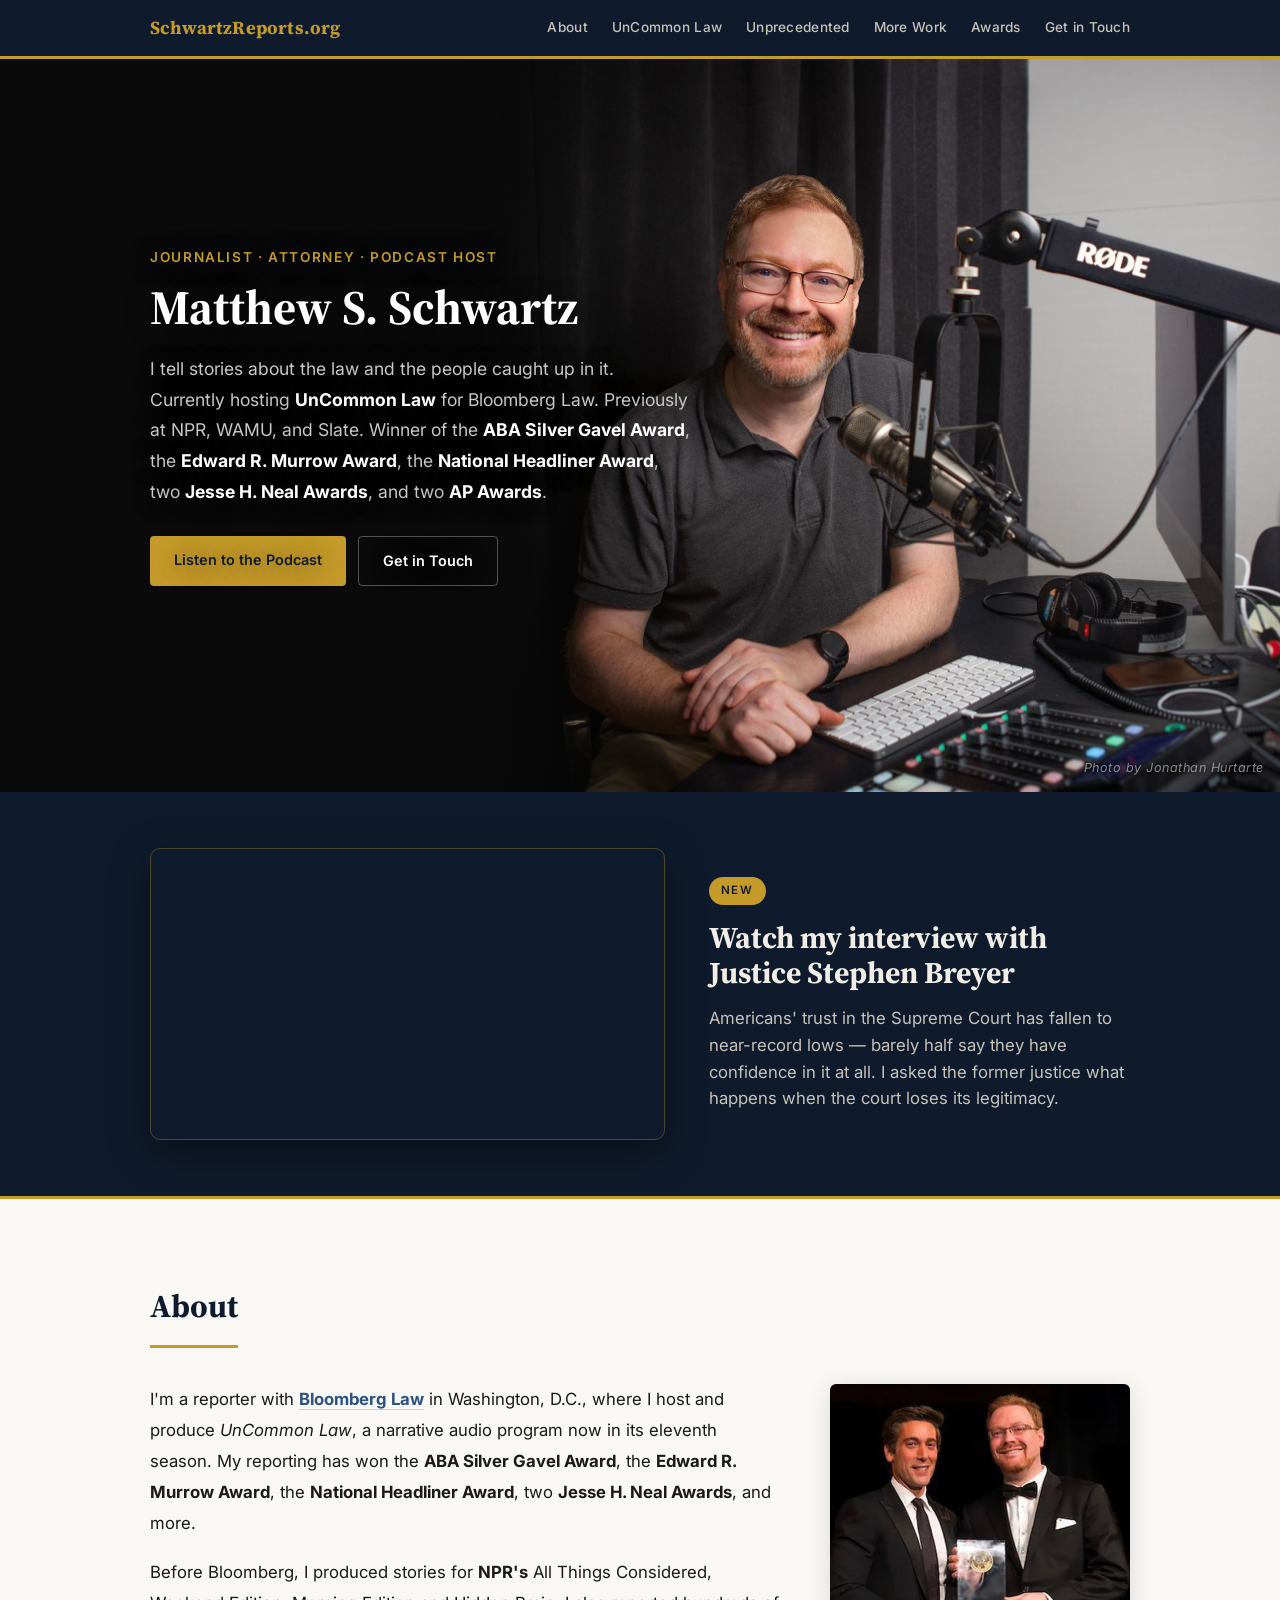
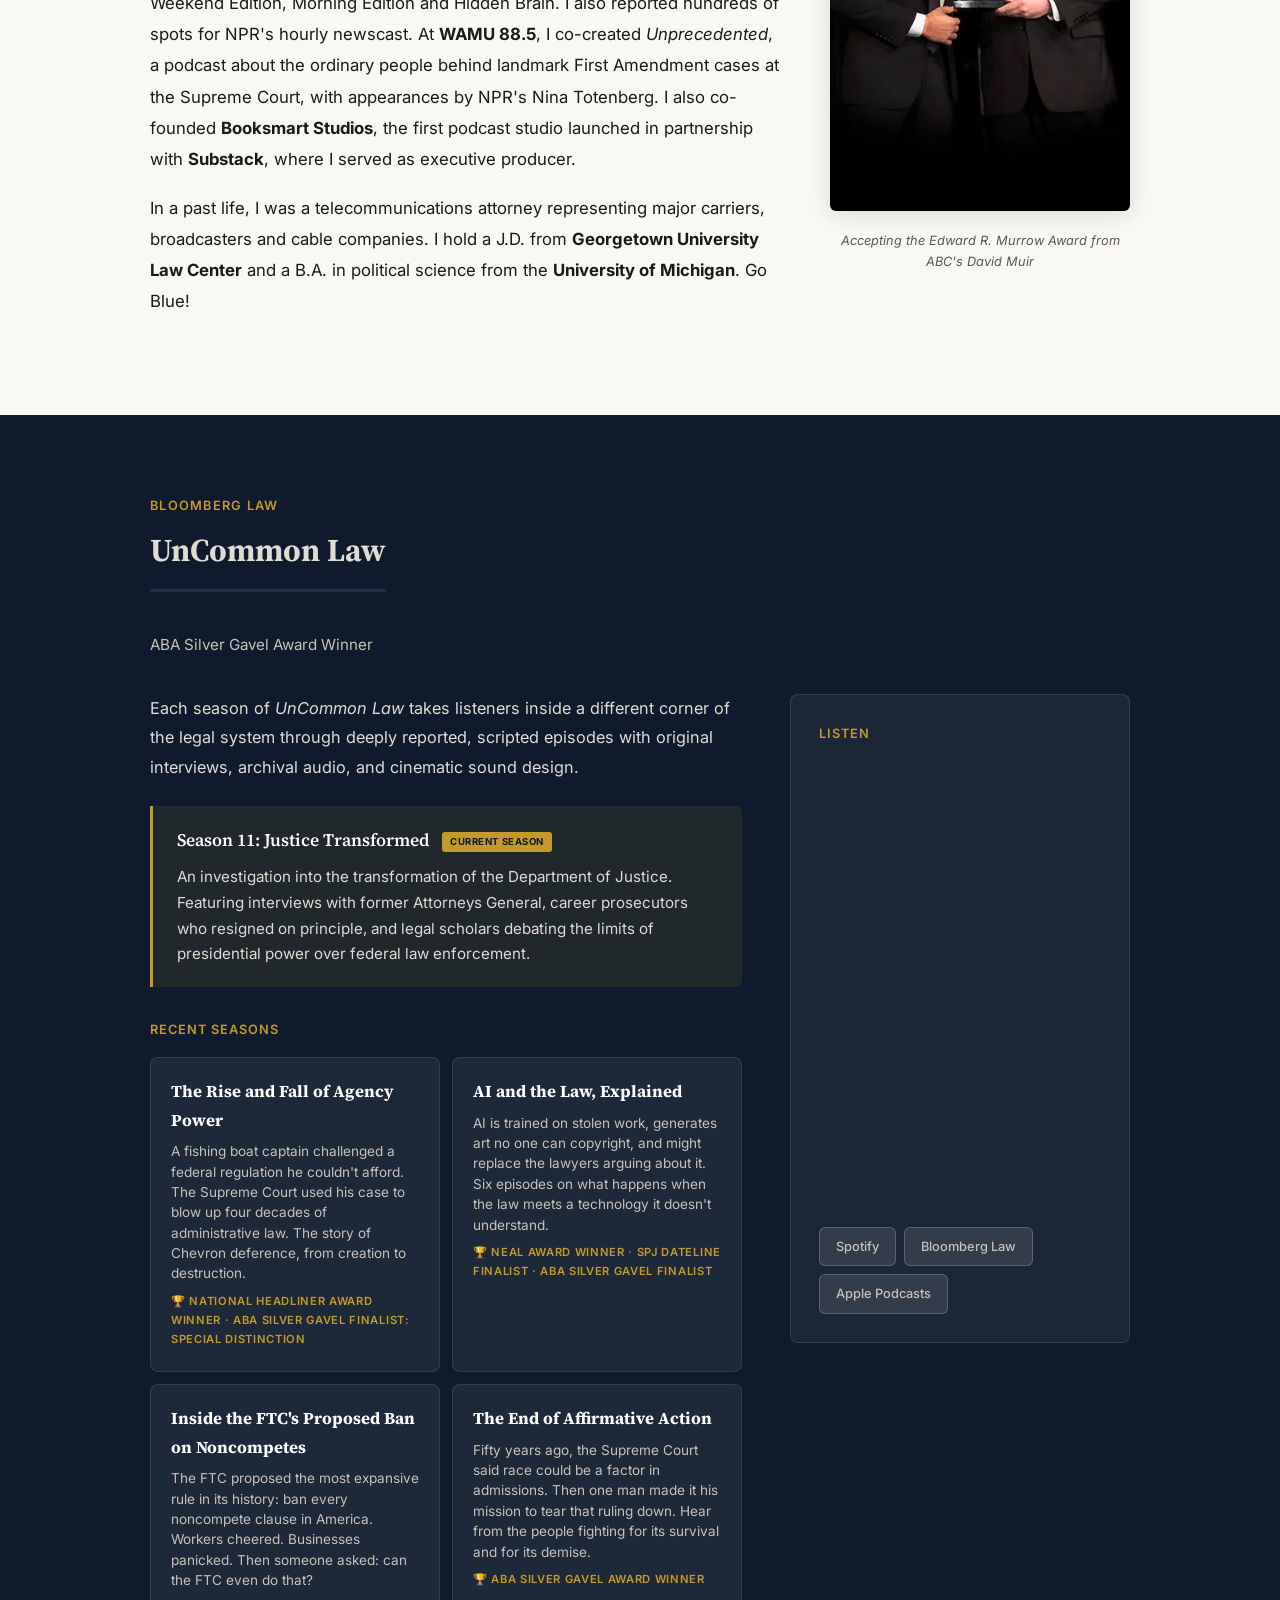
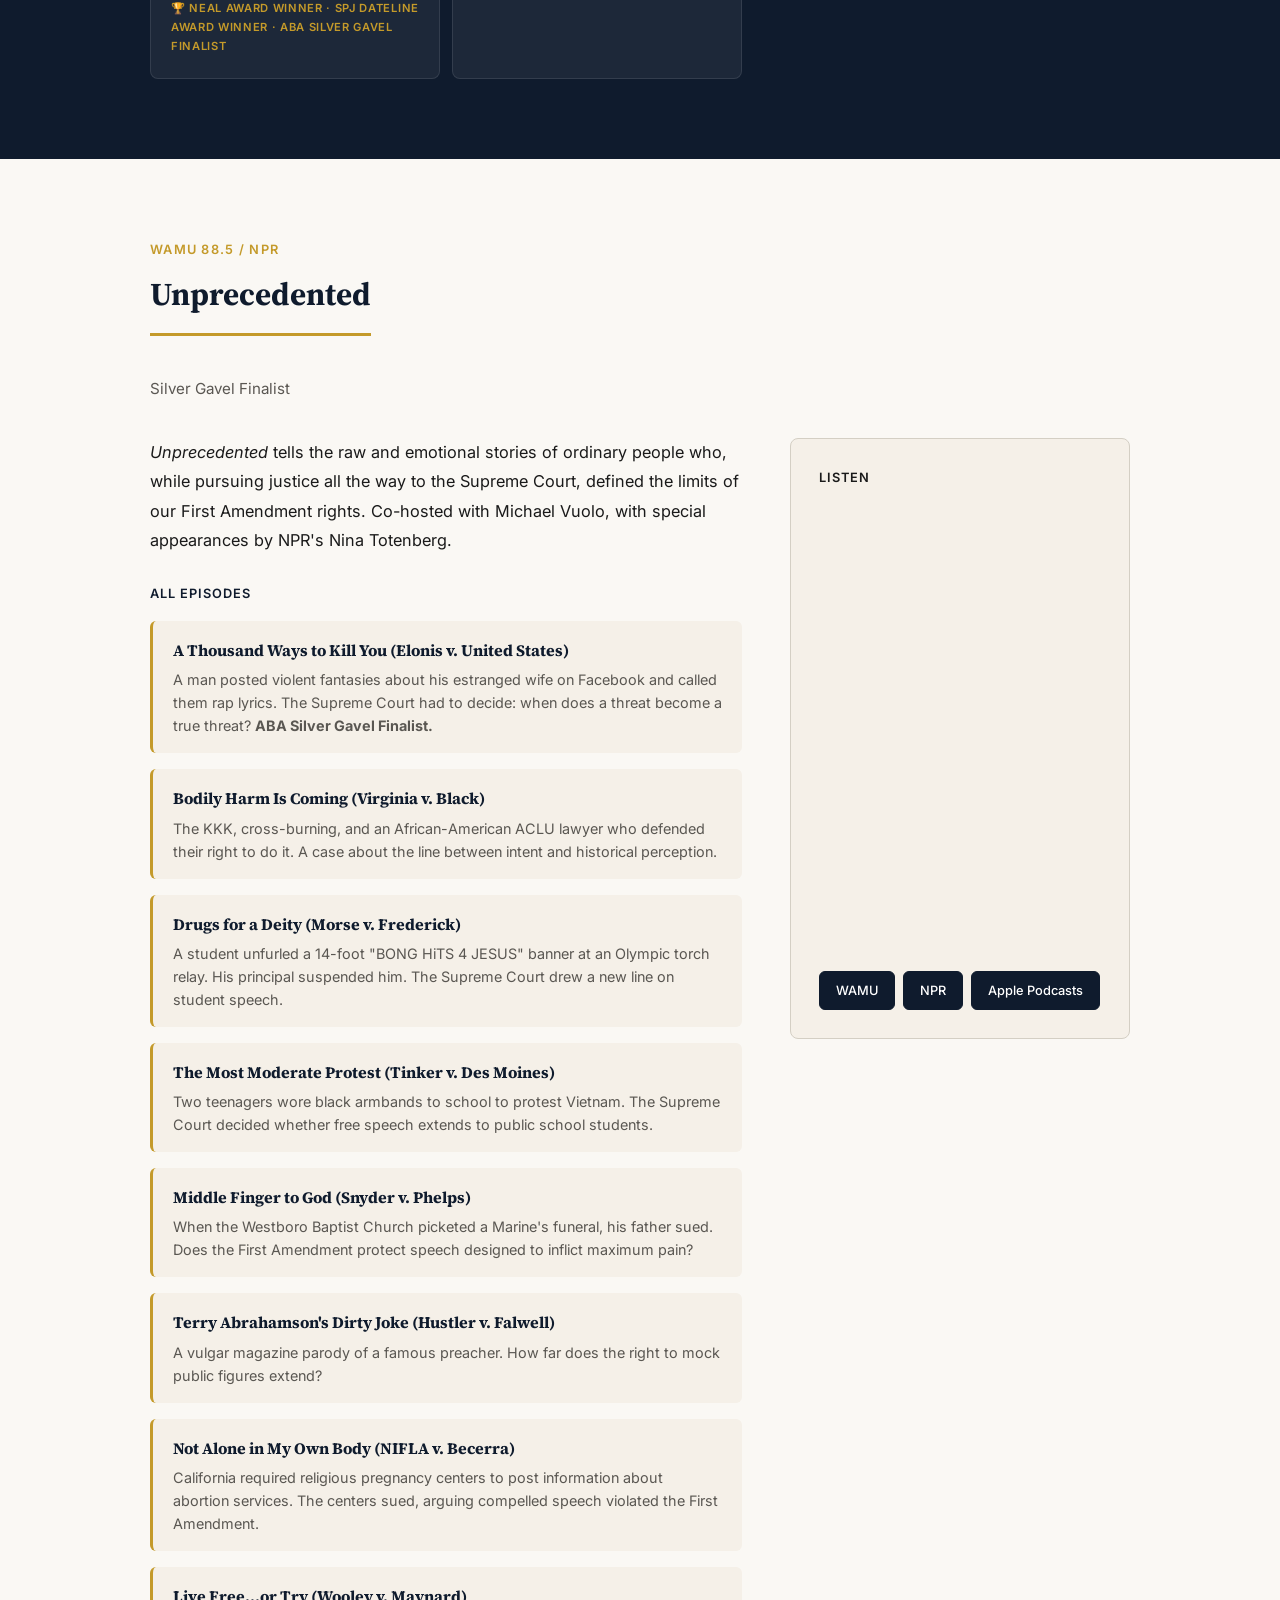
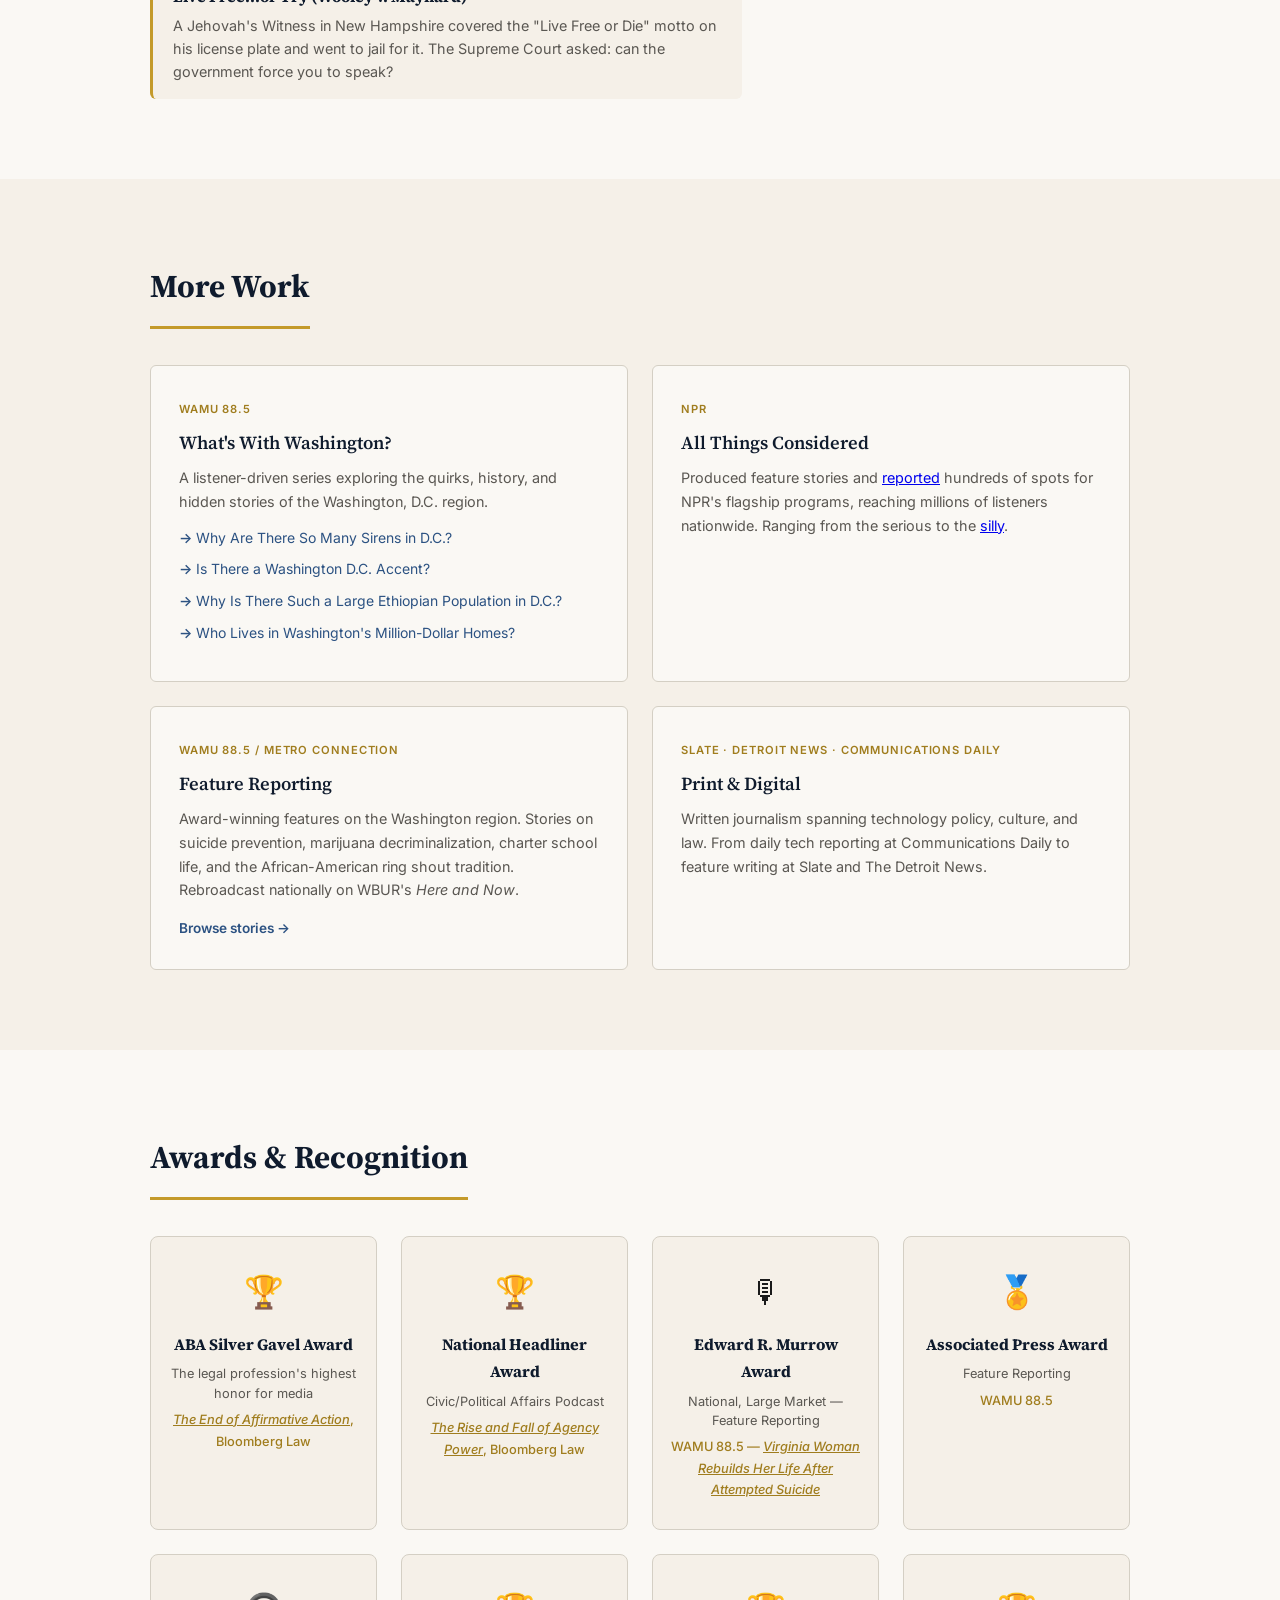
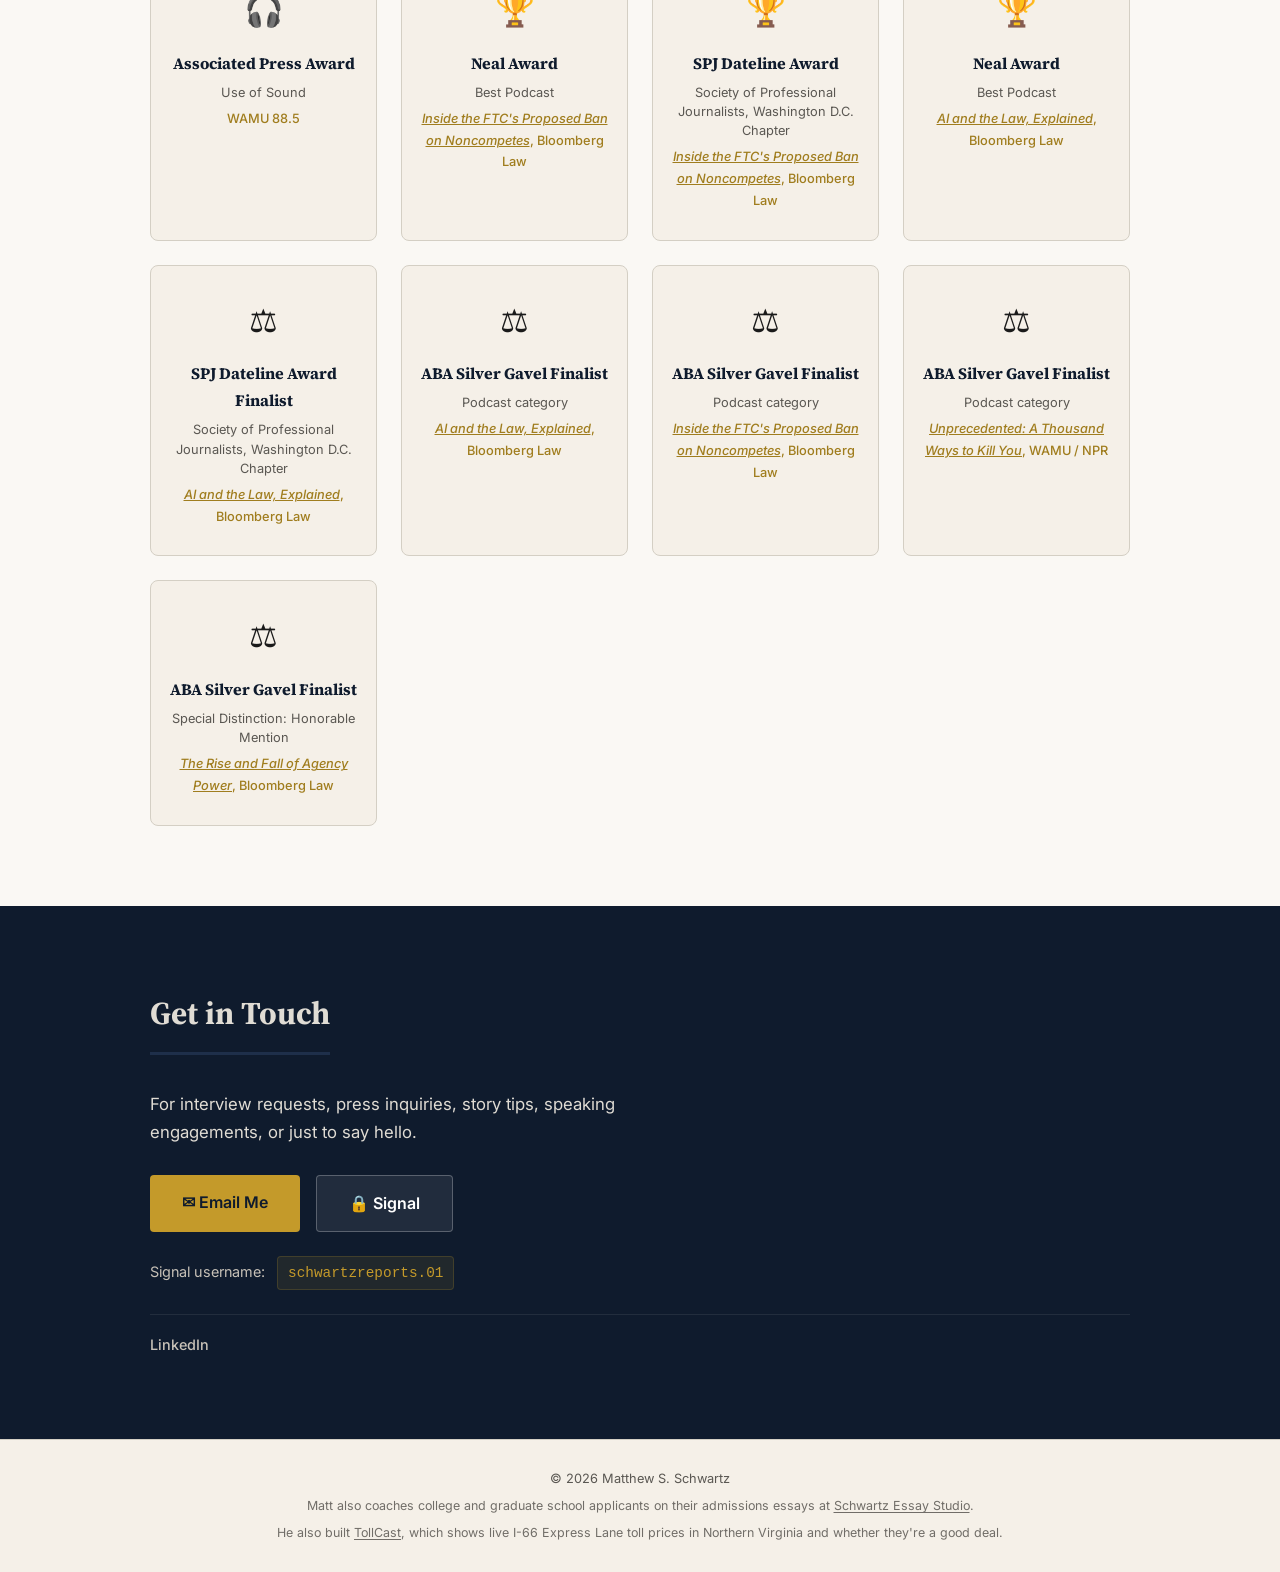
<file: index.html>
<!DOCTYPE html>
<html lang="en">
<head>
    <meta charset="UTF-8">
    <meta name="viewport" content="width=device-width, initial-scale=1.0">
    <title>Matthew S. Schwartz — Journalist, Attorney, Podcast Host</title>
    <meta name="description" content="Matthew S. Schwartz is the host of UnCommon Law, Bloomberg Law's ABA Silver Gavel Award-winning narrative podcast.">
    <meta property="og:title" content="Matthew S. Schwartz">
    <meta property="og:description" content="Host of UnCommon Law, Bloomberg Law's ABA Silver Gavel Award-winning narrative podcast.">
    <meta property="og:type" content="website">
    <meta property="og:url" content="https://schwartzreports.org">
    <meta property="og:image" content="https://schwartzreports.org/hero.jpg">
    <link rel="preconnect" href="https://fonts.googleapis.com">
    <link rel="preconnect" href="https://fonts.gstatic.com" crossorigin>
    <link href="https://fonts.googleapis.com/css2?family=Source+Serif+4:opsz,wght@8..60,400;8..60,600;8..60,700&family=Inter:wght@400;500;600&display=swap" rel="stylesheet">
    <link rel="stylesheet" href="style.css?v=20260626d">
    <link rel="icon" href="data:image/svg+xml,<svg xmlns='http://www.w3.org/2000/svg' viewBox='0 0 100 100'><rect width='100' height='100' rx='12' fill='%231a1a1a'/><text x='50' y='68' font-family='Georgia,serif' font-size='52' font-weight='700' text-anchor='middle' fill='%23c8a96e'>S</text></svg>">
</head>
<body>

<nav>
    <div class="nav-inner">
        <a href="#" class="nav-name">SchwartzReports.org</a>
        <div class="nav-links">
            <a href="#about">About</a>
            <a href="#uncommon-law">UnCommon Law</a>
            <a href="#unprecedented">Unprecedented</a>
            <a href="#work">More Work</a>
            <a href="#awards">Awards</a>
            <a href="#contact">Get in Touch</a>
        </div>
        <button class="nav-toggle" aria-label="Toggle menu">
            <span></span><span></span><span></span>
        </button>
    </div>
</nav>

<header class="hero">
    <figure class="hero-media">
        <img class="hero-photo" src="hero.jpg?v=20260626b" alt="Matthew S. Schwartz hosting in the studio" fetchpriority="high">
        <figcaption class="hero-credit">Photo by Jonathan Hurtarte</figcaption>
    </figure>
    <div class="hero-content">
        <div class="hero-text">
            <p class="hero-kicker">Journalist &middot; Attorney &middot; Podcast Host</p>
            <h1>Matthew S. Schwartz</h1>
            <p class="hero-description">I tell stories about the law and the people caught up in it. Currently hosting <strong>UnCommon Law</strong> for Bloomberg Law. Previously at NPR, WAMU, and Slate. Winner of the <strong>ABA Silver Gavel Award</strong>, the <strong>Edward R. Murrow Award</strong>, the <strong>National Headliner Award</strong>, two <strong>Jesse H. Neal Awards</strong>, and two <strong>AP Awards</strong>.</p>
            <div class="hero-cta">
                <a href="#uncommon-law" class="btn btn-primary">Listen to the Podcast</a>
                <a href="#contact" class="btn btn-outline">Get in Touch</a>
            </div>
        </div>
    </div>
</header>

<main>

<section id="breyer" class="section section-featured">
    <div class="section-inner featured-layout">
        <div class="featured-video">
            <div class="video-embed">
                <iframe src="https://www.youtube-nocookie.com/embed/6ve1iJydFeo" title="Matthew S. Schwartz interviews Justice Stephen Breyer" allow="accelerometer; autoplay; clipboard-write; encrypted-media; gyroscope; picture-in-picture; web-share" allowfullscreen loading="lazy"></iframe>
            </div>
        </div>
        <div class="featured-text">
            <span class="featured-badge">New</span>
            <h2>Watch my interview with Justice Stephen Breyer</h2>
            <p>Americans' trust in the Supreme Court has fallen to near-record lows &mdash; barely half say they have confidence in it at all. I asked the former justice what happens when the court loses its legitimacy.</p>
        </div>
    </div>
</section>

<section id="about" class="section">
    <div class="section-inner">
        <h2>About</h2>
        <div class="about-layout">
            <div class="about-text">
                <p>I'm a reporter with <a href="https://news.bloomberglaw.com/author/matthew-s.-schwartz-22958830" target="_blank" rel="noopener"><strong>Bloomberg Law</strong></a> in Washington, D.C., where I host and produce <em>UnCommon Law</em>, a narrative audio program now in its eleventh season. My reporting has won the <strong>ABA Silver Gavel Award</strong>, the <strong>Edward R. Murrow Award</strong>, the <strong>National Headliner Award</strong>, two <strong>Jesse H. Neal Awards</strong>, and more.</p>

                <p>Before Bloomberg, I produced stories for <strong>NPR's</strong>  All Things Considered, Weekend Edition, Morning Edition and Hidden Brain. I also reported hundreds of spots for NPR's hourly newscast. At <strong>WAMU 88.5</strong>, I co-created <em>Unprecedented</em>, a podcast about the ordinary people behind landmark First Amendment cases at the Supreme Court, with appearances by NPR's Nina Totenberg. I also co-founded <strong>Booksmart Studios</strong>, the first podcast studio launched in partnership with <strong>Substack</strong>, where I served as executive producer.</p>

                <p>In a past life, I was a telecommunications attorney representing major carriers, broadcasters and cable companies. I hold a J.D. from <strong>Georgetown University Law Center</strong> and a B.A. in political science from the <strong>University of Michigan</strong>. Go Blue!</p>
            </div>
            <div class="about-photo">
                <img src="murrow-award.png" alt="Matthew Schwartz accepting the Edward R. Murrow Award from David Muir">
                <span class="photo-caption">Accepting the Edward R. Murrow Award from ABC's David Muir</span>
            </div>
        </div>
    </div>
</section>

<section id="uncommon-law" class="section section-dark">
    <div class="section-inner">
        <div class="show-header">
            <div>
                <p class="show-label">Bloomberg Law</p>
                <h2>UnCommon Law</h2>
                <p class="show-tagline">ABA Silver Gavel Award Winner</p>
            </div>
        </div>
        <div class="show-content">
            <div class="show-description">
                <p>Each season of <em>UnCommon Law</em> takes listeners inside a different corner of the legal system through deeply reported, scripted episodes with original interviews, archival audio, and cinematic sound design.</p>

                <a href="https://news.bloomberglaw.com/health-law-and-business/justice-transformed-when-doj-norms-disappear-podcast" class="current-season" target="_blank" rel="noopener">
                    <h3>Season 11: Justice Transformed <span class="badge">Current Season</span></h3>
                    <p>An investigation into the transformation of the Department of Justice. Featuring interviews with former Attorneys General, career prosecutors who resigned on principle, and legal scholars debating the limits of presidential power over federal law enforcement.</p>
                </a>

                <h3 class="seasons-heading">Recent Seasons</h3>
                <div class="season-cards">
                    <a href="https://news.bloomberglaw.com/us-law-week/uncommon-laws-5-part-series-the-rise-and-fall-of-agency-power-from-chevron-deference-to-loper-bright" class="season-card" target="_blank" rel="noopener">
                        <span class="season-number">The Rise and Fall of Agency Power</span>
                        <span class="season-title">A fishing boat captain challenged a federal regulation he couldn't afford. The Supreme Court used his case to blow up four decades of administrative law. The story of Chevron deference, from creation to destruction.</span>
                        <span class="season-award">&#127942; National Headliner Award Winner &middot; ABA Silver Gavel Finalist: Special Distinction</span>
                    </a>
                    <a href="https://news.bloomberglaw.com/us-law-week/ai-and-the-law-explained-uncommon-laws-6-episode-podcast-series" class="season-card" target="_blank" rel="noopener">
                        <span class="season-number">AI and the Law, Explained</span>
                        <span class="season-title">AI is trained on stolen work, generates art no one can copyright, and might replace the lawyers arguing about it. Six episodes on what happens when the law meets a technology it doesn't understand.</span>
                        <span class="season-award">&#127942; Neal Award Winner &middot; SPJ Dateline Finalist &middot; ABA Silver Gavel Finalist</span>
                    </a>
                    <a href="https://news.bloomberglaw.com/daily-labor-report/uncommon-laws-5-part-podcast-series-on-the-ftcs-proposed-noncompete-ban" class="season-card" target="_blank" rel="noopener">
                        <span class="season-number">Inside the FTC's Proposed Ban on Noncompetes</span>
                        <span class="season-title">The FTC proposed the most expansive rule in its history: ban every noncompete clause in America. Workers cheered. Businesses panicked. Then someone asked: can the FTC even do that?</span>
                        <span class="season-award">&#127942; Neal Award Winner &middot; SPJ Dateline Award Winner &middot; ABA Silver Gavel Finalist</span>
                    </a>
                    <a href="https://news.bloomberglaw.com/us-law-week/uncommon-laws-4-part-podcast-series-on-affirmative-action-at-the-supreme-court" class="season-card" target="_blank" rel="noopener">
                        <span class="season-number">The End of Affirmative Action</span>
                        <span class="season-title">Fifty years ago, the Supreme Court said race could be a factor in admissions. Then one man made it his mission to tear that ruling down. Hear from the people fighting for its survival and for its demise.</span>
                        <span class="season-award">&#127942; ABA Silver Gavel Award Winner</span>
                    </a>
                </div>
            </div>
            <div class="listen-box">
                <h3>Listen</h3>
                <div class="embed-player">
                    <iframe allow="autoplay *; encrypted-media *; fullscreen *; clipboard-write" frameborder="0" height="450" style="width:100%;max-width:100%;overflow:hidden;border-radius:10px;border:none;" scrolling="no" sandbox="allow-forms allow-popups allow-same-origin allow-scripts allow-storage-access-by-user-activation allow-top-navigation-by-user-activation" src="https://embed.podcasts.apple.com/us/podcast/uncommon-law/id1462288566?theme=dark"></iframe>
                </div>
                <div class="listen-buttons">
                    <a href="https://open.spotify.com/show/45VcLAvn9NQu9xWATMQ7Qc" class="listen-link" target="_blank" rel="noopener">Spotify</a>
                    <a href="https://news.bloomberglaw.com/podcasts/uncommon-law" class="listen-link" target="_blank" rel="noopener">Bloomberg Law</a>
                    <a href="https://podcasts.apple.com/us/podcast/uncommon-law/id1462288566" class="listen-link" target="_blank" rel="noopener">Apple Podcasts</a>
                </div>
            </div>
        </div>
    </div>
</section>

<section id="unprecedented" class="section">
    <div class="section-inner">
        <div class="show-header">
            <div>
                <p class="show-label">WAMU 88.5 / NPR</p>
                <h2>Unprecedented</h2>
                <p class="show-tagline">Silver Gavel Finalist</p>
            </div>
        </div>
        <div class="show-content">
            <div class="show-description">
                <p><em>Unprecedented</em> tells the raw and emotional stories of ordinary people who, while pursuing justice all the way to the Supreme Court, defined the limits of our First Amendment rights. Co-hosted with Michael Vuolo, with special appearances by NPR's Nina Totenberg.</p>

                <div class="episode-highlights">
                    <h3>All Episodes</h3>
                    <div class="case-list">
                        <div class="case">
                            <a href="https://wamu.org/story/19/12/18/a-thousand-ways-to-kill-you/" target="_blank" rel="noopener">A Thousand Ways to Kill You (Elonis v. United States)</a>
                            <span>A man posted violent fantasies about his estranged wife on Facebook and called them rap lyrics. The Supreme Court had to decide: when does a threat become a true threat? <strong>ABA Silver Gavel Finalist.</strong></span>
                        </div>
                        <div class="case">
                            <a href="https://wamu.org/story/19/12/10/bodily-harm-is-coming/" target="_blank" rel="noopener">Bodily Harm Is Coming (Virginia v. Black)</a>
                            <span>The KKK, cross-burning, and an African-American ACLU lawyer who defended their right to do it. A case about the line between intent and historical perception.</span>
                        </div>
                        <div class="case">
                            <a href="https://wamu.org/story/19/12/04/drugs-for-a-deity/" target="_blank" rel="noopener">Drugs for a Deity (Morse v. Frederick)</a>
                            <span>A student unfurled a 14-foot "BONG HiTS 4 JESUS" banner at an Olympic torch relay. His principal suspended him. The Supreme Court drew a new line on student speech.</span>
                        </div>
                        <div class="case">
                            <a href="https://wamu.org/story/19/11/20/the-most-moderate-protest/" target="_blank" rel="noopener">The Most Moderate Protest (Tinker v. Des Moines)</a>
                            <span>Two teenagers wore black armbands to school to protest Vietnam. The Supreme Court decided whether free speech extends to public school students.</span>
                        </div>
                        <div class="case">
                            <a href="https://wamu.org/story/19/11/13/middlefingertogod/" target="_blank" rel="noopener">Middle Finger to God (Snyder v. Phelps)</a>
                            <span>When the Westboro Baptist Church picketed a Marine's funeral, his father sued. Does the First Amendment protect speech designed to inflict maximum pain?</span>
                        </div>
                        <div class="case">
                            <a href="https://wamu.org/story/19/11/06/terry-abrahamsons-dirty-joke/" target="_blank" rel="noopener">Terry Abrahamson's Dirty Joke (Hustler v. Falwell)</a>
                            <span>A vulgar magazine parody of a famous preacher. How far does the right to mock public figures extend?</span>
                        </div>
                        <div class="case">
                            <a href="https://wamu.org/story/19/10/30/not-alone-in-my-own-body/" target="_blank" rel="noopener">Not Alone in My Own Body (NIFLA v. Becerra)</a>
                            <span>California required religious pregnancy centers to post information about abortion services. The centers sued, arguing compelled speech violated the First Amendment.</span>
                        </div>
                        <div class="case">
                            <a href="https://wamu.org/story/19/10/23/live-free-or-try/" target="_blank" rel="noopener">Live Free...or Try (Wooley v. Maynard)</a>
                            <span>A Jehovah's Witness in New Hampshire covered the "Live Free or Die" motto on his license plate and went to jail for it. The Supreme Court asked: can the government force you to speak?</span>
                        </div>
                    </div>
                </div>
            </div>
            <div class="listen-box">
                <h3>Listen</h3>
                <div class="embed-player">
                    <iframe allow="autoplay *; encrypted-media *; fullscreen *; clipboard-write" frameborder="0" height="450" style="width:100%;max-width:100%;overflow:hidden;border-radius:10px;border:none;" scrolling="no" sandbox="allow-forms allow-popups allow-same-origin allow-scripts allow-storage-access-by-user-activation allow-top-navigation-by-user-activation" src="https://embed.podcasts.apple.com/us/podcast/unprecedented/id1610578678?theme=dark"></iframe>
                </div>
                <div class="listen-buttons">
                    <a href="https://wamu.org/show/unprecedented/" class="listen-link" target="_blank" rel="noopener">WAMU</a>
                    <a href="https://www.npr.org/podcasts/767992905/unprecedented" class="listen-link" target="_blank" rel="noopener">NPR</a>
                    <a href="https://podcasts.apple.com/us/podcast/unprecedented/id1610578678" class="listen-link" target="_blank" rel="noopener">Apple Podcasts</a>
                </div>
            </div>
        </div>
    </div>
</section>

<section id="work" class="section section-accent">
    <div class="section-inner">
        <h2>More Work</h2>
        <div class="work-grid">
            <div class="work-item">
                <span class="work-outlet">WAMU 88.5</span>
                <h3>What's With Washington?</h3>
                <p>A listener-driven series exploring the quirks, history, and hidden stories of the Washington, D.C. region.</p>
                <ul class="work-story-list">
                    <li><a href="https://wamu.org/story/16/01/28/why_are_there_so_many_sirens_in_dc/" target="_blank" rel="noopener">Why Are There So Many Sirens in D.C.?</a></li>
                    <li><a href="https://wamu.org/story/16/07/07/is_there_a_washington_dc_accent/" target="_blank" rel="noopener">Is There a Washington D.C. Accent?</a></li>
                    <li><a href="https://wamu.org/story/16/04/21/how_did_the_dc_region_become_home_to_the_largest_population_of_ethiopians_in_the_us/" target="_blank" rel="noopener">Why Is There Such a Large Ethiopian Population in D.C.?</a></li>
                    <li><a href="https://wamu.org/story/17/02/15/lives-washingtons-million-dollar-homes/" target="_blank" rel="noopener">Who Lives in Washington's Million-Dollar Homes?</a></li>
                </ul>
            </div>
            <div class="work-item">
                <span class="work-outlet">NPR</span>
                <h3>All Things Considered</h3>
                <p>Produced feature stories and <a href="https://www.npr.org/people/620099155/matthew-schwartz/" target="_blank" rel="noopener">reported</a> hundreds of spots for NPR's flagship programs, reaching millions of listeners nationwide. Ranging from the serious to the <a href="https://www.npr.org/2017/12/24/573333378/more-scary-christmas-stories-what-happens-to-kids-who-try-to-catch-santa" target="_blank" rel="noopener">silly</a>.</p>
            </div>
            <div class="work-item">
                <span class="work-outlet">WAMU 88.5 / Metro Connection</span>
                <h3>Feature Reporting</h3>
                <p>Award-winning features on the Washington region. Stories on suicide prevention, marijuana decriminalization, charter school life, and the African-American ring shout tradition. Rebroadcast nationally on WBUR's <em>Here and Now</em>.</p>
                <a href="https://wamu.org/person/matthew_s_schwartz/" class="work-link" target="_blank" rel="noopener">Browse stories &rarr;</a>
            </div>
            <div class="work-item">
                <span class="work-outlet">Slate &middot; Detroit News &middot; Communications Daily</span>
                <h3>Print &amp; Digital</h3>
                <p>Written journalism spanning technology policy, culture, and law. From daily tech reporting at Communications Daily to feature writing at Slate and The Detroit News.</p>
            </div>
        </div>
    </div>
</section>

<section id="awards" class="section">
    <div class="section-inner">
        <h2>Awards &amp; Recognition</h2>
        <div class="awards-grid">
            <div class="award">
                <div class="award-icon">&#127942;</div>
                <div class="award-name">ABA Silver Gavel Award</div>
                <div class="award-detail">The legal profession's highest honor for media</div>
                <div class="award-for"><a href="https://news.bloomberglaw.com/us-law-week/uncommon-laws-4-part-podcast-series-on-affirmative-action-at-the-supreme-court" target="_blank" rel="noopener"><em>The End of Affirmative Action</em></a>, Bloomberg Law</div>
            </div>
            <div class="award">
                <div class="award-icon">&#127942;</div>
                <div class="award-name">National Headliner Award</div>
                <div class="award-detail">Civic/Political Affairs Podcast</div>
                <div class="award-for"><a href="https://news.bloomberglaw.com/us-law-week/uncommon-laws-5-part-series-the-rise-and-fall-of-agency-power-from-chevron-deference-to-loper-bright" target="_blank" rel="noopener"><em>The Rise and Fall of Agency Power</em></a>, Bloomberg Law</div>
            </div>
            <div class="award">
                <div class="award-icon">&#127897;</div>
                <div class="award-name">Edward R. Murrow Award</div>
                <div class="award-detail">National, Large Market &mdash; Feature Reporting</div>
                <div class="award-for">WAMU 88.5 &mdash; <a href="https://wamu.org/story/14/03/07/virginia_woman_rebuilds_her_life_after_attempted_suicide/" target="_blank" rel="noopener"><em>Virginia Woman Rebuilds Her Life After Attempted Suicide</em></a></div>
            </div>
            <div class="award">
                <div class="award-icon">&#127941;</div>
                <div class="award-name">Associated Press Award</div>
                <div class="award-detail">Feature Reporting</div>
                <div class="award-for">WAMU 88.5</div>
            </div>
            <div class="award">
                <div class="award-icon">&#127911;</div>
                <div class="award-name">Associated Press Award</div>
                <div class="award-detail">Use of Sound</div>
                <div class="award-for">WAMU 88.5</div>
            </div>
            <div class="award">
                <div class="award-icon">&#127942;</div>
                <div class="award-name">Neal Award</div>
                <div class="award-detail">Best Podcast</div>
                <div class="award-for"><a href="https://news.bloomberglaw.com/daily-labor-report/uncommon-laws-5-part-podcast-series-on-the-ftcs-proposed-noncompete-ban" target="_blank" rel="noopener"><em>Inside the FTC's Proposed Ban on Noncompetes</em></a>, Bloomberg Law</div>
            </div>
            <div class="award">
                <div class="award-icon">&#127942;</div>
                <div class="award-name">SPJ Dateline Award</div>
                <div class="award-detail">Society of Professional Journalists, Washington D.C. Chapter</div>
                <div class="award-for"><a href="https://news.bloomberglaw.com/daily-labor-report/uncommon-laws-5-part-podcast-series-on-the-ftcs-proposed-noncompete-ban" target="_blank" rel="noopener"><em>Inside the FTC's Proposed Ban on Noncompetes</em></a>, Bloomberg Law</div>
            </div>
            <div class="award">
                <div class="award-icon">&#127942;</div>
                <div class="award-name">Neal Award</div>
                <div class="award-detail">Best Podcast</div>
                <div class="award-for"><a href="https://news.bloomberglaw.com/us-law-week/ai-and-the-law-explained-uncommon-laws-6-episode-podcast-series" target="_blank" rel="noopener"><em>AI and the Law, Explained</em></a>, Bloomberg Law</div>
            </div>
            <div class="award">
                <div class="award-icon">&#9878;</div>
                <div class="award-name">SPJ Dateline Award Finalist</div>
                <div class="award-detail">Society of Professional Journalists, Washington D.C. Chapter</div>
                <div class="award-for"><a href="https://news.bloomberglaw.com/us-law-week/ai-and-the-law-explained-uncommon-laws-6-episode-podcast-series" target="_blank" rel="noopener"><em>AI and the Law, Explained</em></a>, Bloomberg Law</div>
            </div>
            <div class="award">
                <div class="award-icon">&#9878;</div>
                <div class="award-name">ABA Silver Gavel Finalist</div>
                <div class="award-detail">Podcast category</div>
                <div class="award-for"><a href="https://news.bloomberglaw.com/us-law-week/ai-and-the-law-explained-uncommon-laws-6-episode-podcast-series" target="_blank" rel="noopener"><em>AI and the Law, Explained</em></a>, Bloomberg Law</div>
            </div>
            <div class="award">
                <div class="award-icon">&#9878;</div>
                <div class="award-name">ABA Silver Gavel Finalist</div>
                <div class="award-detail">Podcast category</div>
                <div class="award-for"><a href="https://news.bloomberglaw.com/daily-labor-report/uncommon-laws-5-part-podcast-series-on-the-ftcs-proposed-noncompete-ban" target="_blank" rel="noopener"><em>Inside the FTC's Proposed Ban on Noncompetes</em></a>, Bloomberg Law</div>
            </div>
            <div class="award">
                <div class="award-icon">&#9878;</div>
                <div class="award-name">ABA Silver Gavel Finalist</div>
                <div class="award-detail">Podcast category</div>
                <div class="award-for"><a href="https://wamu.org/story/19/12/18/a-thousand-ways-to-kill-you/" target="_blank" rel="noopener"><em>Unprecedented: A Thousand Ways to Kill You</em></a>, WAMU / NPR</div>
            </div>
            <div class="award">
                <div class="award-icon">&#9878;</div>
                <div class="award-name">ABA Silver Gavel Finalist</div>
                <div class="award-detail">Special Distinction: Honorable Mention</div>
                <div class="award-for"><a href="https://news.bloomberglaw.com/us-law-week/uncommon-laws-5-part-series-the-rise-and-fall-of-agency-power-from-chevron-deference-to-loper-bright" target="_blank" rel="noopener"><em>The Rise and Fall of Agency Power</em></a>, Bloomberg Law</div>
            </div>
        </div>
    </div>
</section>

<section id="contact" class="section section-dark">
    <div class="section-inner">
        <h2>Get in Touch</h2>
        <p class="contact-intro">For interview requests, press inquiries, story tips, speaking engagements, or just to say hello.</p>
        <div class="contact-buttons">
            <a href="mailto:mschwartz@bloombergindustry.com" class="btn btn-contact btn-email">&#9993; Email Me</a>
            <a href="https://signal.me/#u/schwartzreports.01" class="btn btn-contact btn-signal">&#128274; Signal</a>
        </div>
        <div class="contact-detail">
            <span class="contact-detail-label">Signal username:</span>
            <span class="contact-signal">schwartzreports.01</span>
        </div>
        <div class="contact-elsewhere">
            <a href="https://www.linkedin.com/in/matthewsschwartz/" target="_blank" rel="noopener">LinkedIn</a>
        </div>
    </div>
</section>

</main>

<footer>
    <p>&copy; 2026 Matthew S. Schwartz</p>
    <p class="footer-aside">
        Matt also coaches college and graduate school applicants on their admissions
        essays at
        <a href="https://schwartzessaystudio.com/">Schwartz Essay Studio</a>.
    </p>
    <p class="footer-aside">
        He also built <a href="https://tollcast.com/">TollCast</a>, which shows
        live I-66 Express Lane toll prices in Northern Virginia and whether they're a good deal.
    </p>
</footer>

<script>
document.querySelector('.nav-toggle').addEventListener('click', function() {
    document.querySelector('.nav-links').classList.toggle('open');
});
document.querySelectorAll('.nav-links a').forEach(function(link) {
    link.addEventListener('click', function() {
        document.querySelector('.nav-links').classList.remove('open');
    });
});
(function(){
    var d={page:location.pathname,ref:document.referrer,w:screen.width,h:screen.height};
    fetch('https://toll.schwartzreports.org/beacon',{method:'POST',headers:{'Content-Type':'application/json'},body:JSON.stringify(d),keepalive:true}).catch(function(){});
})();
</script>

</body>
</html>
</file>
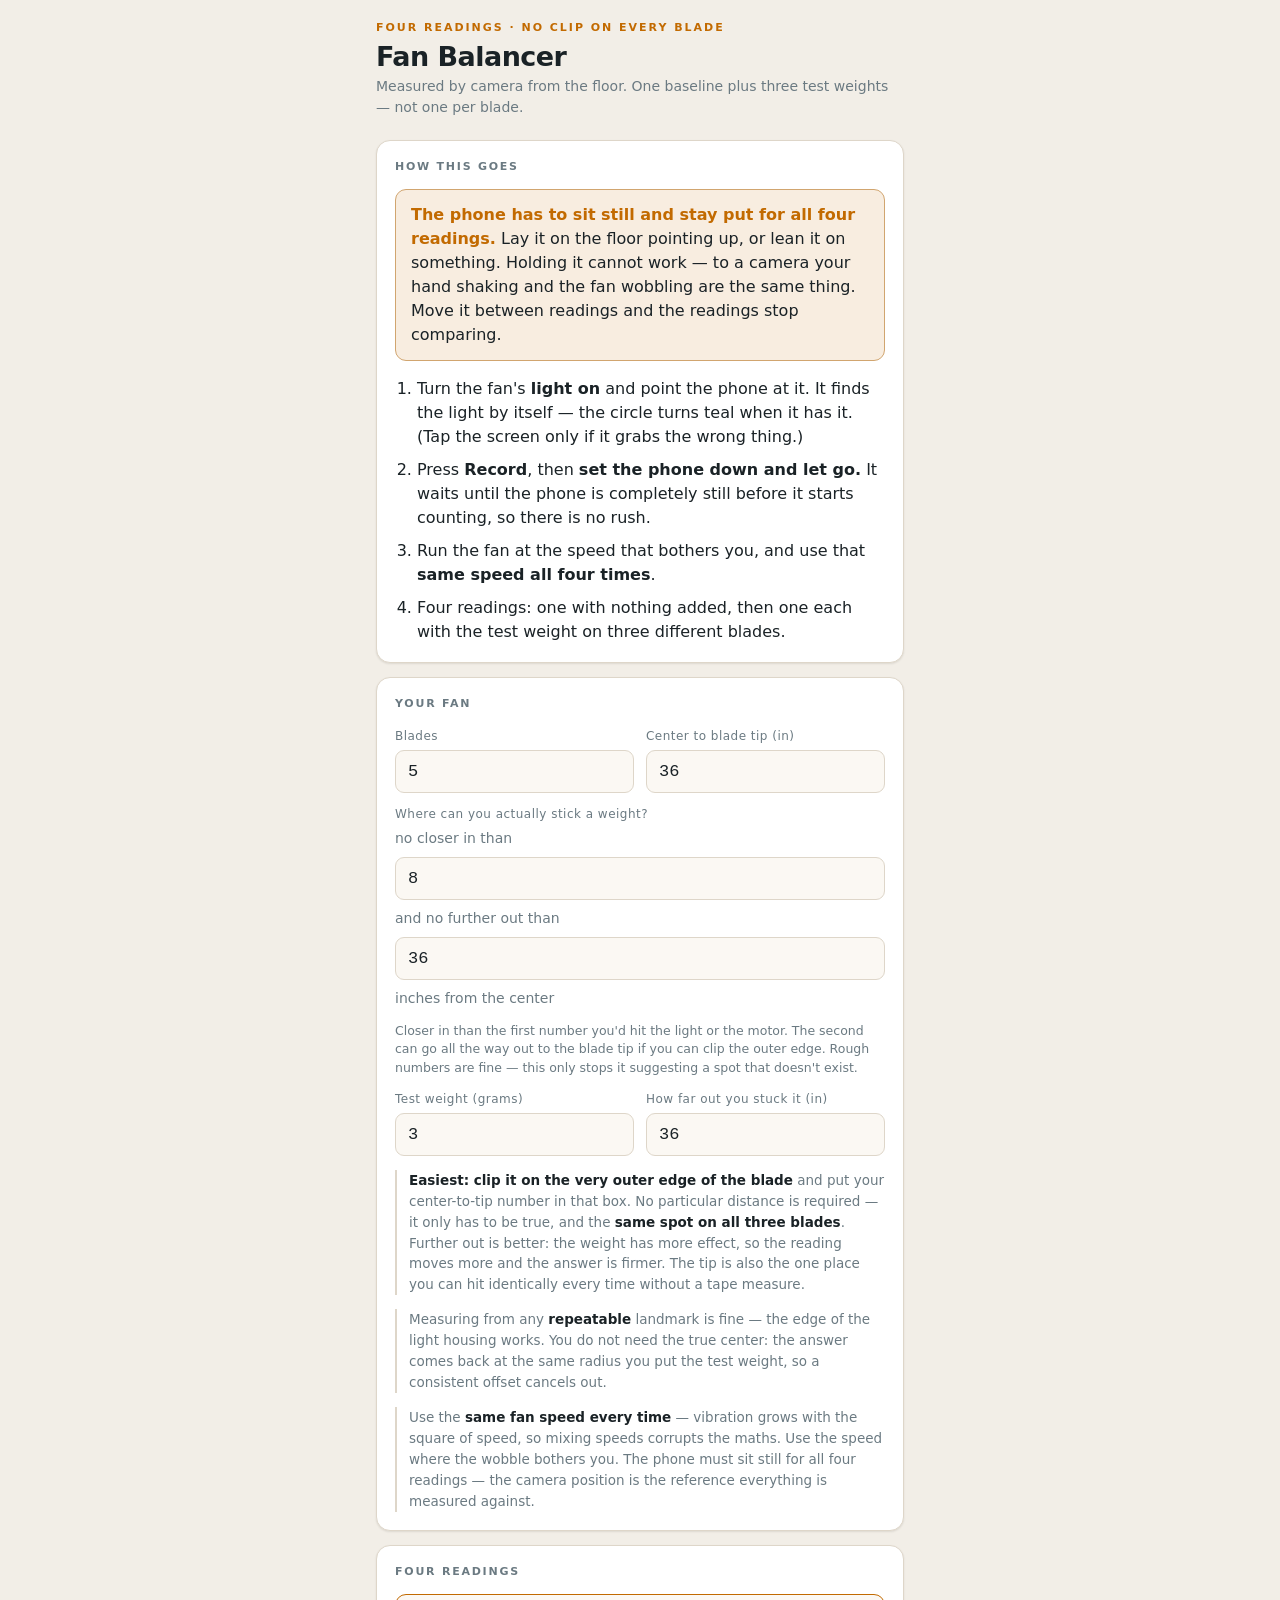
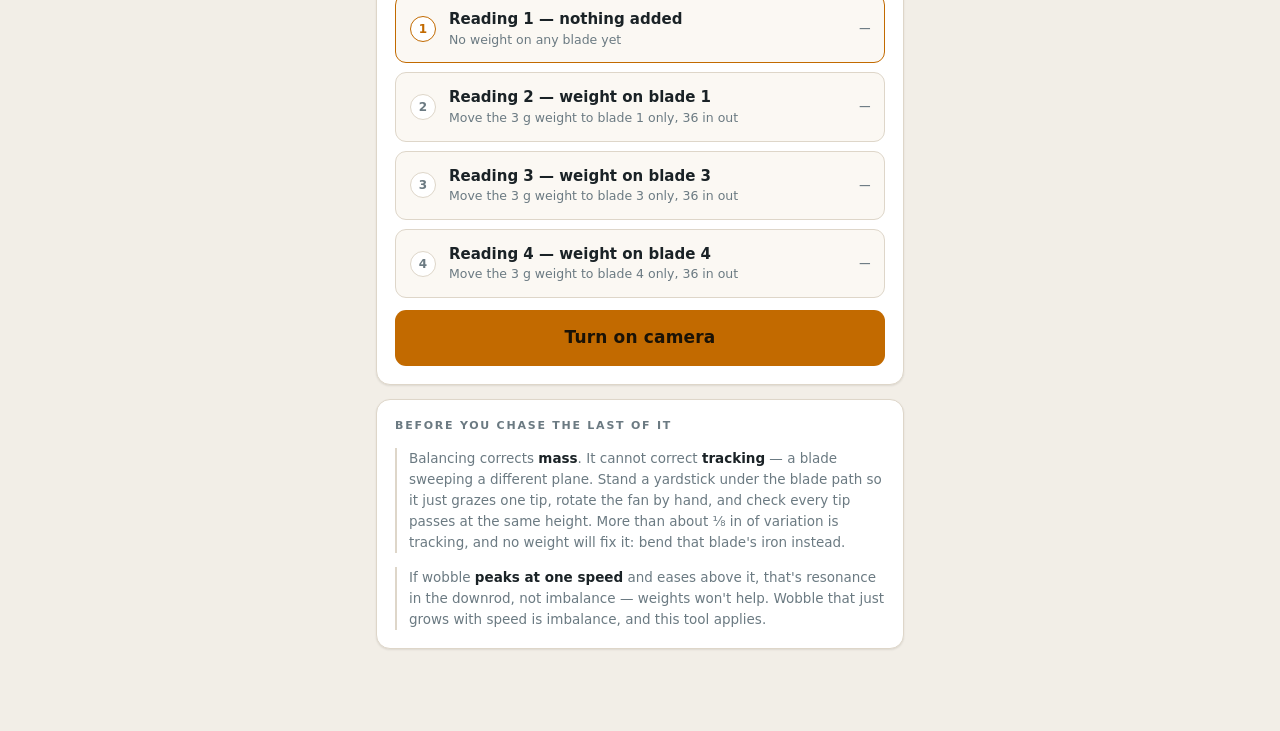
<file: fan/index.html>
<!DOCTYPE html>
<html lang="en">
<head>
  <meta name="robots" content="noindex, nofollow" />
<meta charset="utf-8">
<meta name="viewport" content="width=device-width, initial-scale=1, viewport-fit=cover">
<meta name="color-scheme" content="dark light">
<meta name="description" content="Balance a ceiling fan by camera: baseline plus three trial weights, solved for a reachable radius.">
<link rel="icon" href="data:image/svg+xml,%3Csvg xmlns='http://www.w3.org/2000/svg' viewBox='0 0 16 16'%3E%3Ctext y='14' font-size='14'%3E%F0%9F%8C%80%3C/text%3E%3C/svg%3E">
<title>Fan Balancer — camera, four-run method</title>
<style>
  :root {
    --ground: #0D1317;
    --surface: #151F25;
    --raised: #1D2A31;
    --line: #2A3A43;
    --ink: #E8F0F3;
    --muted: #8FA3AD;
    --amber: #FFA028;
    --teal: #35D0C3;
    --red: #FF5F52;
    --shadow: rgba(0,0,0,.45);
    color-scheme: dark;
  }
  @media (prefers-color-scheme: light) {
    :root {
      --ground: #F2EEE7;
      --surface: #FFFFFF;
      --raised: #FBF8F3;
      --line: #DED6C9;
      --ink: #1A2226;
      --muted: #6B7A82;
      --amber: #C26A00;
      --teal: #0E8C82;
      --red: #C4362B;
      --shadow: rgba(40,30,15,.10);
      color-scheme: light;
    }
  }
  :root[data-theme="dark"] {
    --ground: #0D1317; --surface: #151F25; --raised: #1D2A31; --line: #2A3A43;
    --ink: #E8F0F3; --muted: #8FA3AD; --amber: #FFA028; --teal: #35D0C3;
    --red: #FF5F52; --shadow: rgba(0,0,0,.45); color-scheme: dark;
  }
  :root[data-theme="light"] {
    --ground: #F2EEE7; --surface: #FFFFFF; --raised: #FBF8F3; --line: #DED6C9;
    --ink: #1A2226; --muted: #6B7A82; --amber: #C26A00; --teal: #0E8C82;
    --red: #C4362B; --shadow: rgba(40,30,15,.10); color-scheme: light;
  }

  * { box-sizing: border-box; }
  body {
    margin: 0;
    background: var(--ground);
    color: var(--ink);
    font: 16px/1.5 system-ui, -apple-system, "Segoe UI", sans-serif;
    -webkit-text-size-adjust: 100%;
  }
  .wrap { max-width: 560px; margin: 0 auto; padding: 20px 16px 64px; }

  .mono { font-family: ui-monospace, SFMono-Regular, Menlo, monospace; font-variant-numeric: tabular-nums; }

  header { display: flex; flex-direction: column; gap: 4px; margin-bottom: 22px; }
  .eyebrow {
    font-size: 11px; letter-spacing: .18em; text-transform: uppercase;
    color: var(--amber); font-weight: 600;
  }
  h1 { font-size: 27px; line-height: 1.15; margin: 0; letter-spacing: -.02em; text-wrap: balance; }
  .sub { color: var(--muted); font-size: 14px; }

  .card {
    background: var(--surface); border: 1px solid var(--line);
    border-radius: 14px; padding: 18px; margin-bottom: 14px;
    box-shadow: 0 1px 2px var(--shadow);
  }
  .card h2 {
    font-size: 11px; letter-spacing: .16em; text-transform: uppercase;
    color: var(--muted); margin: 0 0 14px; font-weight: 600;
  }

  .grid { display: grid; grid-template-columns: 1fr 1fr; gap: 12px; }
  .span2 { grid-column: 1 / -1; }
  .range { display: flex; flex-wrap: wrap; align-items: center; gap: 8px; }
  .range input { width: 92px; flex: none; }
  .rlab { font-size: 14px; color: var(--muted); }
  .hint { font-size: 12.5px; color: var(--muted); line-height: 1.5; margin: 8px 0 0; }
  .field { display: flex; flex-direction: column; gap: 5px; }
  .field label { font-size: 12px; color: var(--muted); letter-spacing: .04em; }
  .field input, .field select {
    background: var(--raised); border: 1px solid var(--line); color: var(--ink);
    border-radius: 9px; padding: 11px 12px; font-size: 17px; width: 100%;
    font-family: ui-monospace, SFMono-Regular, Menlo, monospace;
    font-variant-numeric: tabular-nums;
  }
  .field input:focus-visible, .field select:focus-visible,
  button:focus-visible { outline: 2px solid var(--amber); outline-offset: 2px; }

  .runs { display: flex; flex-direction: column; gap: 9px; }
  .run {
    display: flex; align-items: center; gap: 13px;
    background: var(--raised); border: 1px solid var(--line);
    border-radius: 11px; padding: 13px 14px;
  }
  .run.active { border-color: var(--amber); }
  .run.done { border-color: color-mix(in srgb, var(--teal) 45%, var(--line)); }
  .dot {
    width: 26px; height: 26px; border-radius: 50%; flex: none;
    display: grid; place-items: center; font-size: 12px; font-weight: 700;
    background: var(--surface); border: 1px solid var(--line); color: var(--muted);
  }
  .run.done .dot { background: var(--teal); border-color: var(--teal); color: var(--ground); }
  .run.active .dot { border-color: var(--amber); color: var(--amber); }
  .run-body { flex: 1; min-width: 0; }
  .run-name { font-size: 15px; font-weight: 600; }
  .run-hint { font-size: 12.5px; color: var(--muted); }
  .run-val { font-size: 17px; font-weight: 600; }
  .run-val.pending { color: var(--muted); font-weight: 400; }

  button {
    font: inherit; border: none; border-radius: 11px; cursor: pointer;
    padding: 15px 18px; font-weight: 650; letter-spacing: .01em;
  }
  .primary { background: var(--amber); color: #1A1206; width: 100%; font-size: 17px; }
  .primary:disabled { background: var(--line); color: var(--muted); cursor: not-allowed; }
  .ghost {
    background: transparent; color: var(--muted);
    border: 1px solid var(--line); padding: 10px 14px; font-size: 14px;
  }

  ol.steps { margin:0; padding-left:22px; }
  ol.steps li { margin-bottom:9px; }
  ol.steps li:last-child { margin-bottom:0; }
  .stop { background: color-mix(in srgb, var(--amber) 12%, transparent);
    border: 1px solid color-mix(in srgb, var(--amber) 45%, var(--line));
    border-radius: 11px; padding: 13px 15px; margin-bottom: 16px; }
  .stop b { color: var(--amber); }
  .row { display:flex; gap:9px; margin-top:12px; }
  .flip { background: var(--raised); color: var(--ink); border: 1px solid var(--line);
    font-size: 14px; padding: 12px 14px; flex: none; }
  .tapme { position:absolute; left:0; right:0; bottom:0; padding:10px 12px; font-size:13.5px;
    background: rgba(0,0,0,.62); color:#fff; text-align:center; }
  .camwrap { position: relative; border-radius: 11px; overflow: hidden; background: #000; aspect-ratio: 3/4; }
  .camwrap video, .camwrap canvas { position: absolute; inset: 0; width: 100%; height: 100%; object-fit: cover; }
  .camwrap canvas { pointer-events: none; }

  /* segmented level meter */
  .meter { display: flex; gap: 3px; height: 34px; margin: 6px 0 10px; }
  .seg { flex: 1; border-radius: 2px; background: var(--raised); transition: background .09s linear; }
  .readout { display: flex; align-items: baseline; justify-content: space-between; }
  .big { font-size: 40px; font-weight: 700; letter-spacing: -.03em; }
  .unit { font-size: 12px; color: var(--muted); letter-spacing: .12em; text-transform: uppercase; }

  .note {
    font-size: 13.5px; color: var(--muted); line-height: 1.55;
    border-left: 2px solid var(--line); padding-left: 12px; margin: 14px 0 0;
  }
  .note strong { color: var(--ink); font-weight: 600; }
  .warn { border-left-color: var(--amber); }
  .warn strong { color: var(--amber); }

  .answer { text-align: center; }
  .answer .line1 { font-size: 15px; color: var(--muted); }
  .answer .line2 { font-size: 30px; font-weight: 700; margin: 3px 0; letter-spacing: -.02em; }
  .answer .line3 { font-size: 15px; }
  .place { border-top: 1px solid var(--line); padding-top: 14px; margin-top: 14px; }
  .place:first-child { border: none; padding-top: 0; margin-top: 0; }

  table { width: 100%; border-collapse: collapse; font-size: 14px; }
  td { padding: 7px 0; border-bottom: 1px solid var(--line); }
  td:last-child { text-align: right; font-family: ui-monospace, SFMono-Regular, Menlo, monospace; font-variant-numeric: tabular-nums; }
  tr:last-child td { border-bottom: none; }
  .hidden { display: none !important; }
  svg { display: block; margin: 0 auto; max-width: 100%; }
  @media (prefers-reduced-motion: reduce) { .seg { transition: none; } }
</style>
</head>
<body>
<div class="wrap">
  <header>
    <div class="eyebrow">Four readings · no clip on every blade</div>
    <h1>Fan Balancer</h1>
    <div class="sub">Measured by camera from the floor. One baseline plus three test weights — not one per blade.</div>
  </header>

  <div class="card">
    <h2>How this goes</h2>
    <div class="stop"><b>The phone has to sit still and stay put for all four readings.</b> Lay it on the floor pointing up, or lean it on something. Holding it cannot work — to a camera your hand shaking and the fan wobbling are the same thing. Move it between readings and the readings stop comparing.</div>
    <ol class="steps">
      <li>Turn the fan's <b>light on</b> and point the phone at it. It finds the light by itself — the circle turns teal when it has it. (Tap the screen only if it grabs the wrong thing.)</li>
      <li>Press <b>Record</b>, then <b>set the phone down and let go.</b> It waits until the phone is completely still before it starts counting, so there is no rush.</li>
      <li>Run the fan at the speed that bothers you, and use that <b>same speed all four times</b>.</li>
      <li>Four readings: one with nothing added, then one each with the test weight on three different blades.</li>
    </ol>
  </div>

  <div class="card" id="setup">
    <h2>Your fan</h2>
    <div class="grid">
      <div class="field">
        <label for="blades">Blades</label>
        <input id="blades" type="number" inputmode="numeric" value="5" min="2" max="10">
      </div>
      <div class="field">
        <label for="tipR">Center to blade tip (in)</label>
        <input id="tipR" type="number" inputmode="decimal" value="36" step="0.25">
      </div>
      <div class="field span2">
        <label>Where can you actually stick a weight?</label>
        <div class="range">
          <span class="rlab">no closer in than</span>
          <input id="minR" type="number" inputmode="decimal" value="8" step="0.5">
          <span class="rlab">and no further out than</span>
          <input id="maxR" type="number" inputmode="decimal" value="36" step="0.5">
          <span class="rlab">inches from the center</span>
        </div>
        <p class="hint">Closer in than the first number you'd hit the light or the motor. The second can go all the way out to the blade tip if you can clip the outer edge. Rough numbers are fine — this only stops it suggesting a spot that doesn't exist.</p>
      </div>
      <div class="field">
        <label for="trialM">Test weight (grams)</label>
        <input id="trialM" type="number" inputmode="decimal" value="3" step="0.1">
      </div>
      <div class="field">
        <label for="trialR">How far out you stuck it (in)</label>
        <input id="trialR" type="number" inputmode="decimal" value="36" step="0.5">
      </div>
    </div>
    <p class="note"><strong>Easiest: clip it on the very outer edge of the blade</strong> and put your center-to-tip number in that box. No particular distance is required — it only has to be true, and the <strong>same spot on all three blades</strong>. Further out is better: the weight has more effect, so the reading moves more and the answer is firmer. The tip is also the one place you can hit identically every time without a tape measure.</p>
    <p class="note">Measuring from any <strong>repeatable</strong> landmark is fine — the edge of the light housing works. You do not need the true center: the answer comes back at the same radius you put the test weight, so a consistent offset cancels out.</p>
    <p class="note">Use the <strong>same fan speed every time</strong> — vibration grows with the square of speed, so mixing speeds corrupts the maths. Use the speed where the wobble bothers you. The phone must sit still for all four readings — the camera position is the reference everything is measured against.</p>
  </div>

  <div class="card">
    <h2>Four readings</h2>
    <div class="runs" id="runList"></div>
    <div class="row">
      <button class="primary" id="goBtn">Turn on camera</button>
      <button class="flip hidden" id="flipBtn">Flip camera</button>
    </div>
    <div class="row hidden" id="autoRow">
      <button class="primary" id="autoBtn" style="background:var(--teal);color:#06201E">▶︎ Run all 4 hands-free</button>
    </div>
    <p class="hint hidden" id="autoHint">It speaks every instruction out loud and waits for you.
      Press once, then <b>don't touch the phone again</b> — walk over, move the weight, walk back.
      <label class="rlab" style="display:block;margin-top:8px">Seconds to move the weight between readings</label>
      <input id="gap" type="number" inputmode="numeric" value="90" min="20" max="600" step="10" style="width:110px">
    </p>
    <div id="live" class="hidden" style="margin-top:16px">
      <div class="camwrap" id="camwrap">
        <video id="vid" playsinline muted autoplay></video>
        <canvas id="overlay"></canvas>
        <div class="tapme" id="tapme">Looking for the light…</div>
      </div>
      <div id="zoomWrap" class="hidden" style="margin-top:10px">
        <label class="rlab" for="zoom">Zoom — fill the circle with the light</label>
        <input id="zoom" type="range" min="1" max="5" step="0.1" value="1" style="width:100%;padding:0">
      </div>
      <div class="meter" id="meter"></div>
      <div class="readout">
        <span class="big mono" id="liveVal">0.00</span>
        <span class="unit" id="liveState">framing</span>
      </div>
    </div>
    <div id="setupWarn"></div>
  </div>

  <div class="card hidden" id="result">
    <h2>What to add</h2>
    <div id="answerBody"></div>
  </div>

  <div class="card">
    <h2>Before you chase the last of it</h2>
    <p class="note" style="margin-top:0">Balancing corrects <strong>mass</strong>. It cannot correct <strong>tracking</strong> — a blade sweeping a different plane. Stand a yardstick under the blade path so it just grazes one tip, rotate the fan by hand, and check every tip passes at the same height. More than about ⅛ in of variation is tracking, and no weight will fix it: bend that blade's iron instead.</p>
    <p class="note">If wobble <strong>peaks at one speed</strong> and eases above it, that's resonance in the downrod, not imbalance — weights won't help. Wobble that just grows with speed is imbalance, and this tool applies.</p>
  </div>
</div>

<script>
window.addEventListener('error', function (e) {
  var box = document.getElementById('setupWarn') || document.body;
  box.innerHTML = '<p class="note warn"><strong>Something broke:</strong> ' +
    (e && e.message ? e.message : 'unknown error') +
    '<br><span style="opacity:.7">Tell Claude this message.</span></p>';
});
(function () {
  var S = {
    blades: 5, tipR: 36, minR: 8, maxR: 34, trialM: 3, trialR: 24,
    trialBlades: [], readings: [], step: 0, sampling: false, armed: false, gap: 90
  };
  var DUR = 12000;      // ms per run
  var LEAD = 4000;      // ms after Record before sampling starts
  var SEGS = 24;

  var $ = function (id) { return document.getElementById(id); };
  var runList = $('runList'), goBtn = $('goBtn'), live = $('live'),
      meter = $('meter'), liveVal = $('liveVal'), liveState = $('liveState'),
      result = $('result'), answerBody = $('answerBody'), setupWarn = $('setupWarn');

  for (var s = 0; s < SEGS; s++) meter.appendChild(Object.assign(document.createElement('div'), { className: 'seg' }));
  var segs = meter.querySelectorAll('.seg');

  function readSetup() {
    S.blades = Math.max(2, Math.min(10, +$('blades').value || 5));
    S.tipR  = +$('tipR').value || 36;
    S.minR  = +$('minR').value || 8;
    S.maxR  = +$('maxR').value || 34;
    S.trialM = +$('trialM').value || 3;
    S.trialR = +$('trialR').value || 24;
    // three trial positions, spread as evenly as the blade count allows
    var n = S.blades, picks = [0, Math.round(n / 3), Math.round(2 * n / 3)], seen = {}, out = [];
    for (var i = 0; i < picks.length; i++) {
      var b = picks[i] % n;
      while (seen[b]) b = (b + 1) % n;
      seen[b] = 1; out.push(b);
    }
    S.trialBlades = out;
  }

  function bladeAngle(i) { return i * 360 / S.blades; }

  function stepLabel(k) {
    if (k === 0) return { name: 'Reading 1 — nothing added', hint: 'No weight on any blade yet' };
    var b = S.trialBlades[k - 1];
    return {
      name: 'Reading ' + (k + 1) + ' — weight on blade ' + (b + 1),
      hint: 'Move the ' + S.trialM + ' g weight to blade ' + (b + 1) + ' only, ' + S.trialR + ' in out'
    };
  }

  function renderRuns() {
    runList.innerHTML = '';
    for (var k = 0; k < 4; k++) {
      var L = stepLabel(k), done = S.readings[k] != null, active = (k === S.step && !done);
      var el = document.createElement('div');
      el.className = 'run' + (done ? ' done' : active ? ' active' : '');
      el.innerHTML =
        '<div class="dot">' + (done ? '✓' : (k + 1)) + '</div>' +
        '<div class="run-body"><div class="run-name"></div><div class="run-hint"></div></div>' +
        '<div class="run-val mono' + (done ? '' : ' pending') + '"></div>';
      el.querySelector('.run-name').textContent = L.name;
      el.querySelector('.run-hint').textContent = L.hint;
      el.querySelector('.run-val').textContent = done ? S.readings[k].toFixed(2) : '—';
      runList.appendChild(el);
    }
    if (!stream) goBtn.textContent = 'Turn on camera';
    else if (S.step >= 4) goBtn.textContent = 'Start over';
    else if (!S.armed) goBtn.textContent = 'Ready — reading ' + (S.step + 1) + ' of 4';
    else goBtn.textContent = 'Record reading ' + (S.step + 1);
    goBtn.disabled = false;
  }

  function paint(level) {
    var lit = Math.round(Math.max(0, Math.min(1, level)) * SEGS);
    for (var i = 0; i < SEGS; i++) {
      var on = i < lit;
      segs[i].style.background = on
        ? (i > SEGS * 0.82 ? 'var(--red)' : i > SEGS * 0.55 ? 'var(--amber)' : 'var(--teal)')
        : 'var(--raised)';
    }
  }

  // ---- camera ---------------------------------------------------------------
  // We track the LIGHT, not an "edge". A lit fixture is bright, round and
  // rotationally symmetric, so its brightness centroid holds still while the fan
  // spins and moves only when the whole fan wobbles — exactly the signal we want,
  // and something you can actually aim at. Matt's other app worked the same way
  // (a dot in the middle of the light) and that instruction was clear; mine was not.
  var vid = $('vid'), overlay = $('overlay'), tapme = $('tapme'), flipBtn = $('flipBtn'),
      zoom = $('zoom'), zoomWrap = $('zoomWrap');
  var stream = null, target = null, facing = 'environment';
  var work = document.createElement('canvas'),
      wctx = work.getContext('2d', { willReadFrequently: true });
  // Sized to the LIGHT, never fixed. A box smaller than the light sits entirely
  // inside a uniformly bright patch, so its centroid is just the box centre and
  // barely moves — which is exactly how a quarter inch of real wobble measured
  // as 0.32 px of noise (Matt, 2026-07-26). The blob plus dark margin has to fit
  // INSIDE the box or there is no signal at all.
  var BOX = 190;

  async function ensureCamera() {
    if (stream) { stream.getTracks().forEach(function (t) { t.stop(); }); stream = null; }
    if (!navigator.mediaDevices || !navigator.mediaDevices.getUserMedia) {
      throw new Error('This browser will not share a camera. Open the page in Safari directly, not inside another app.');
    }
    stream = await navigator.mediaDevices.getUserMedia({
      // Ask for as many pixels as the camera will give. The reading is the
      // light's wander in PIXELS, so resolution is signal: double the pixels
      // across the light and you double the reading while the noise floor
      // stays put. The back camera is sharper and higher-resolution than the
      // front, which is why it is the default.
      video: { facingMode: { ideal: facing }, width: { ideal: 3840 }, height: { ideal: 2160 } },
      audio: false
    });
    vid.srcObject = stream;
    await vid.play();
    work.width = vid.videoWidth || 1280;
    work.height = vid.videoHeight || 960;
    if (!target) target = { x: work.width / 2, y: work.height / 2 };
    flipBtn.classList.remove('hidden');
    zoomWrap.classList.add('hidden');
    // Real zoom, when the camera exposes it (most iPhone back cameras do).
    // Genuine zoom beats cropping: it puts more real pixels on the light.
    try {
      var tr = stream.getVideoTracks()[0], cap = tr.getCapabilities && tr.getCapabilities();
      if (cap && cap.zoom && cap.zoom.max > cap.zoom.min) {
        zoom.min = cap.zoom.min; zoom.max = Math.min(cap.zoom.max, cap.zoom.min * 6);
        zoom.step = (cap.zoom.step || 0.1); zoom.value = cap.zoom.min;
        zoomWrap.classList.remove('hidden');
        zoom.oninput = function () {
          tr.applyConstraints({ advanced: [{ zoom: +zoom.value }] }).catch(function () {});
        };
      }
    } catch (e) { /* no zoom control on this camera */ }
  }

  // Tap anywhere on the video to put the circle there.
  var camwrap = $('camwrap');
  if (camwrap) camwrap.addEventListener('click', function (ev) {
    if (!stream) return;
    var r = vid.getBoundingClientRect();
    var scale = Math.max(r.width / work.width, r.height / work.height);
    var dx = (r.width - work.width * scale) / 2, dy = (r.height - work.height * scale) / 2;
    var x = (ev.clientX - r.left - dx) / scale, y = (ev.clientY - r.top - dy) / scale;
    if (x < 0 || y < 0 || x > work.width || y > work.height) return;
    target = { x: x, y: y };
    tapme.textContent = 'Tracking there — tap again to move it';
  });

  // Find the brightest blob in the whole frame and put the circle on it.
  // Tapping the middle of a light you cannot see — phone face-up on the floor,
  // back camera pointing at the ceiling — is not a thing anyone can do. The fan
  // light is reliably the brightest object up there, so we just find it.
  function autoFindLight() {
    if (!stream || !work.width) return false;
    wctx.drawImage(vid, 0, 0, work.width, work.height);
    var STEP = 8, w = work.width, h = work.height;
    var d = wctx.getImageData(0, 0, w, h).data;
    var best = -1, bx = 0, by = 0, x, y;
    // Coarse scan for the brightest neighbourhood, not the brightest pixel — a
    // single hot pixel or a specular glint should not win.
    for (y = STEP; y < h - STEP; y += STEP) {
      for (x = STEP; x < w - STEP; x += STEP) {
        var o = (y * w + x) * 4;
        var L = 0.299 * d[o] + 0.587 * d[o + 1] + 0.114 * d[o + 2];
        var o2 = ((y + STEP) * w + (x + STEP)) * 4;
        L += 0.299 * d[o2] + 0.587 * d[o2 + 1] + 0.114 * d[o2 + 2];
        if (L > best) { best = L; bx = x; by = y; }
      }
    }
    if (best < 120) return false;          // nothing bright enough up there

    // Now measure how BIG the bright thing is, and size the tracking box around
    // it with room to move. Without this the box can end up inside the light.
    var seedO = (by * w + bx) * 4;
    var seedL = 0.299 * d[seedO] + 0.587 * d[seedO + 1] + 0.114 * d[seedO + 2];
    var thr = seedL * 0.55;
    var minX = bx, maxX = bx, minY = by, maxY = by;
    for (y = 0; y < h; y += 4) {
      for (x = 0; x < w; x += 4) {
        var oo = (y * w + x) * 4;
        var LL = 0.299 * d[oo] + 0.587 * d[oo + 1] + 0.114 * d[oo + 2];
        if (LL < thr) continue;
        if (x < minX) minX = x; if (x > maxX) maxX = x;
        if (y < minY) minY = y; if (y > maxY) maxY = y;
      }
    }
    var blobW = Math.max(8, maxX - minX), blobH = Math.max(8, maxY - minY);
    target = { x: (minX + maxX) / 2, y: (minY + maxY) / 2 };
    // 1.9x the blob leaves dark margin all round, so the centroid can actually
    // travel. Capped to the frame.
    BOX = Math.round(Math.min(Math.max(Math.max(blobW, blobH) * 1.9, 120),
                              Math.min(work.width, work.height) * 0.95));
    lastBlob = { w: blobW, h: blobH };
    return true;
  }
  var lastBlob = null;

  // Brightness-weighted centroid inside the circle. null when nothing is bright
  // enough to lock onto.
  function centroid() {
    if (!target) return null;
    var x0 = Math.max(0, Math.round(target.x - BOX / 2)), y0 = Math.max(0, Math.round(target.y - BOX / 2));
    var w = Math.min(BOX, work.width - x0), h = Math.min(BOX, work.height - y0);
    if (w < 20 || h < 20) return null;
    wctx.drawImage(vid, 0, 0, work.width, work.height);
    var d = wctx.getImageData(x0, y0, w, h).data, N = w * h;
    var lum = new Float32Array(N), max = 0, mean = 0, i;
    for (i = 0; i < N; i++) {
      var o = i * 4, L = 0.299 * d[o] + 0.587 * d[o + 1] + 0.114 * d[o + 2];
      lum[i] = L; mean += L; if (L > max) max = L;
    }
    mean /= N;
    if (max - mean < 14) return null;
    var thr = mean + (max - mean) * 0.45, sx = 0, sy = 0, sw = 0;
    for (i = 0; i < N; i++) {
      if (lum[i] < thr) continue;
      var v = lum[i] - thr;
      sx += (i % w) * v; sy += Math.floor(i / w) * v; sw += v;
    }
    if (sw < 40) return null;
    return { x: x0 + sx / sw, y: y0 + sy / sw };
  }

  function drawOverlay(ok) {
    var r = vid.getBoundingClientRect();
    overlay.width = r.width; overlay.height = r.height;
    var c = overlay.getContext('2d');
    c.clearRect(0, 0, r.width, r.height);
    if (!target) return;
    var scale = Math.max(r.width / work.width, r.height / work.height);
    var dx = (r.width - work.width * scale) / 2, dy = (r.height - work.height * scale) / 2;
    var cx = target.x * scale + dx, cy = target.y * scale + dy, rad = (BOX * scale) / 2;
    c.strokeStyle = ok ? '#35D0C3' : '#FF5F52'; c.lineWidth = 3;
    c.beginPath(); c.arc(cx, cy, rad, 0, Math.PI * 2); c.stroke();
    c.beginPath();
    c.moveTo(cx - 16, cy); c.lineTo(cx + 16, cy);
    c.moveTo(cx, cy - 16); c.lineTo(cx, cy + 16); c.stroke();
  }

  var framing = null;
  function startFraming() {
    stopFraming();
    framing = setInterval(function () {
      var p = centroid();
      if (!p) { if (autoFindLight()) p = centroid(); }   // re-acquire on its own
      drawOverlay(!!p);
      if (p) {
        var tight = lastBlob && (Math.max(lastBlob.w, lastBlob.h) > BOX * 0.92);
        tapme.textContent = tight
          ? 'Light nearly fills the circle — zoom out or move the phone back'
          : 'Got the light. Prop the phone, then press Record.';
        liveState.textContent = tight ? 'too close' : 'ready';
      } else {
        tapme.textContent = 'Can\'t see a light — point at the fan, turn its light on';
        liveState.textContent = 'searching';
      }
      paint(p ? 0.2 : 0);
    }, 140);
  }
  function stopFraming() { if (framing) { clearInterval(framing); framing = null; } }

  // Is the PHONE moving? Separate question from "is the fan moving", and the
  // accelerometer answers it directly. Matt asked for exactly this: don't start
  // until the phone is actually still and his hand is out of the way.
  var shake = 0, motionOn = false;
  function watchPhoneMotion() {
    if (motionOn) return Promise.resolve();
    function attach() {
      motionOn = true;
      var last = null;
      window.addEventListener('devicemotion', function (e) {
        var a = e.accelerationIncludingGravity;
        if (!a || a.x == null) return;
        if (last) {
          var d = Math.abs(a.x - last.x) + Math.abs(a.y - last.y) + Math.abs(a.z - last.z);
          shake = shake * 0.8 + d * 0.2;
        }
        last = { x: a.x, y: a.y, z: a.z };
      });
    }
    if (typeof DeviceMotionEvent !== 'undefined' &&
        typeof DeviceMotionEvent.requestPermission === 'function') {
      return DeviceMotionEvent.requestPermission()
        .then(function (r) { if (r === 'granted') attach(); })
        .catch(function () {});
    }
    attach();
    return Promise.resolve();
  }
  var STILL = 0.35;                 // m/s^2 of jitter we treat as "put down"
  var STILL_HOLD = 1500;            // must stay that quiet this long

  function sample(ms) {
    return new Promise(function (resolve, reject) {
      stopFraming();
      var xs = [], ys = [], misses = 0, peak = 0.4;
      var quietSince = null, started = false, t0 = 0;
      var tick = setInterval(function () {

        // Phase 1 — wait for the phone to be still (skipped if no motion access).
        if (!started) {
          var still = !motionOn || shake < STILL;
          if (still) { if (!quietSince) quietSince = Date.now(); }
          else { quietSince = null; }
          var held = quietSince ? Date.now() - quietSince : 0;
          if (!still) {
            tapme.textContent = 'Phone is still moving — set it down and let go';
            liveState.textContent = 'waiting for still';
          } else {
            tapme.textContent = 'Holding still…';
            liveState.textContent = Math.max(0, Math.ceil((STILL_HOLD - held) / 1000)) + 's';
          }
          drawOverlay(true);
          if (held >= STILL_HOLD) { started = true; t0 = Date.now(); }
          return;
        }

        var el = Date.now() - t0 - LEAD;
        if (el < 0) {
          tapme.textContent = 'Starting…';
          liveState.textContent = 'starting in ' + Math.ceil(-el / 1000) + 's';
          drawOverlay(true);
          return;
        }
        tapme.textContent = 'Measuring — do not touch the phone';
        var p = centroid();
        if (!p) misses++;
        else {
          xs.push(p.x); ys.push(p.y);
          var n = xs.length;
          if (n > 6) {
            var k = Math.min(n, 30), mx = 0, my = 0, q;
            for (q = n - k; q < n; q++) { mx += xs[q]; my += ys[q]; }
            mx /= k; my /= k;
            var acc = 0;
            for (q = n - k; q < n; q++) acc += (xs[q] - mx) * (xs[q] - mx) + (ys[q] - my) * (ys[q] - my);
            var rms = Math.sqrt(acc / k);
            peak = Math.max(peak, rms);
            paint(rms / Math.max(peak, 0.3));
          }
        }
        drawOverlay(!!p);
        liveState.textContent = Math.max(0, Math.ceil((ms - el) / 1000)) + 's left';
        if (el >= ms) {
          clearInterval(tick);
          if (xs.length < 40) { reject(new Error('Lost the light for most of that reading. Turn the fan light on, tap right in the middle of it, and try again.')); return; }
          if (misses > xs.length) { reject(new Error('The light kept dropping out of the circle. Move the phone closer, or tap a brighter spot.')); return; }
          var N = xs.length, ax = 0, ay = 0, z;
          for (z = 0; z < N; z++) { ax += xs[z]; ay += ys[z]; }
          ax /= N; ay /= N;
          var s2 = 0;
          for (z = 0; z < N; z++) s2 += (xs[z] - ax) * (xs[z] - ax) + (ys[z] - ay) * (ys[z] - ay);
          resolve(Math.sqrt(s2 / N));
        }
      }, 33);
    });
  }

  flipBtn.addEventListener('click', async function () {
    facing = (facing === 'environment') ? 'user' : 'environment';
    target = null;
    tapme.textContent = 'Tap the middle of the light';
    try { await ensureCamera(); startFraming(); }
    catch (e) { setupWarn.innerHTML = '<p class="note warn"><strong>Could not switch camera.</strong> ' + e.message + '</p>'; }
  });

  // ---- hands-free -----------------------------------------------------------
  // Matt: "I can't keep the position the same for all four readings because I
  // have to pick up the phone to see the instructions and hit the button!"
  // That is fatal to the method — every reading has to share one camera
  // position. So the phone talks instead: press once, then never touch it.
  var speakOn = false, wakeLock = null;

  function say(text) {
    try {
      if (!window.speechSynthesis) return;
      window.speechSynthesis.cancel();
      var u = new SpeechSynthesisUtterance(text);
      u.rate = 0.95; u.volume = 1;
      window.speechSynthesis.speak(u);
    } catch (e) { /* speech is a convenience, never a dependency */ }
  }
  function unlockSpeech() {          // iOS only allows speech after a gesture
    if (speakOn) return;
    speakOn = true;
    say(' ');
  }
  async function keepAwake() {
    try { if (navigator.wakeLock) wakeLock = await navigator.wakeLock.request('screen'); }
    catch (e) { /* screen may sleep; the run still completes */ }
  }
  function releaseAwake() { try { if (wakeLock) { wakeLock.release(); wakeLock = null; } } catch (e) {} }

  function wait(ms, label) {
    return new Promise(function (resolve) {
      var end = Date.now() + ms, spoken = {};
      var t = setInterval(function () {
        var left = Math.max(0, Math.round((end - Date.now()) / 1000));
        tapme.textContent = label + ' — ' + left + 's';
        liveState.textContent = left + 's';
        if ((left === 30 || left === 10) && !spoken[left]) { spoken[left] = 1; say(left + ' seconds'); }
        if (left <= 0) { clearInterval(t); resolve(); }
      }, 250);
    });
  }

  async function runHandsFree() {
    unlockSpeech();
    await keepAwake();
    await watchPhoneMotion();
    readSetup();
    S.readings = []; S.step = 0;
    result.classList.add('hidden'); setupWarn.innerHTML = '';
    renderRuns();
    autoBtn.disabled = true; goBtn.disabled = true;

    try {
      for (var k = 0; k < 4; k++) {
        var b = (k === 0) ? null : S.trialBlades[k - 1];
        var instruction = (k === 0)
          ? 'Reading 1 of 4. Take all weights off the blades. Then step away from the phone.'
          : 'Reading ' + (k + 1) + ' of 4. Move the weight to blade ' + (b + 1) +
            ', ' + S.trialR + ' inches out from the center. Then step away from the phone.';
        say(instruction);
        tapme.textContent = instruction;
        await wait(S.gap * 1000, k === 0 ? 'Clear the blades' : 'Move the weight to blade ' + (b + 1));

        if (!centroid()) autoFindLight();
        say('Measuring. Hold still.');
        var v = await sample(DUR);
        S.readings[k] = v;
        liveVal.textContent = v.toFixed(2);
        S.step = k + 1;
        renderRuns();
        say('Reading ' + (k + 1) + ' recorded.');
      }
      say('All four readings done. Here is the answer.');
      solve();
    } catch (err) {
      setupWarn.innerHTML = '<p class="note warn"><strong>' + err.message + '</strong></p>';
      say('That reading failed. ' + err.message);
    } finally {
      autoBtn.disabled = false; goBtn.disabled = false;
      releaseAwake(); startFraming();
    }
  }

  autoBtn.addEventListener('click', function () {
    if (!stream) { setupWarn.innerHTML = '<p class="note warn"><strong>Turn the camera on first.</strong></p>'; return; }
    runHandsFree();
  });

  goBtn.addEventListener('click', async function () {
    if (S.sampling) return;
    if (S.step >= 4 && stream) {   // start over
      S.readings = []; S.step = 0; S.armed = false;
      result.classList.add('hidden'); setupWarn.innerHTML = '';
      renderRuns(); startFraming(); return;
    }
    if (S.step === 0) readSetup();
    setupWarn.innerHTML = '';
    live.classList.remove('hidden');
    if (!stream) {
      try { await ensureCamera(); startFraming(); renderRuns();
            autoRow.classList.remove('hidden'); autoHint.classList.remove('hidden'); }
      catch (err) { setupWarn.innerHTML = '<p class="note warn"><strong>No camera.</strong> ' + err.message + '</p>'; }
      return;
    }
    if (!S.armed) { S.armed = true; renderRuns(); return; }
    await watchPhoneMotion();     // asks once; declined just skips the still-check
    if (!centroid()) autoFindLight();

    S.sampling = true; goBtn.disabled = true; S.armed = false;
    liveVal.textContent = '0.00';
    try {
      var v = await sample(DUR);
      S.readings[S.step] = v;
      liveVal.textContent = v.toFixed(2);
      liveState.textContent = 'recorded';
      S.step++;
      renderRuns();
      startFraming();
      if (S.step >= 4) solve();
    } catch (err) {
      setupWarn.innerHTML = '<p class="note warn"><strong>' + err.message + '</strong></p>';
      liveState.textContent = 'failed';
    } finally {
      S.sampling = false; goBtn.disabled = false; paint(0);
    }
  });

  // ---- the maths -----------------------------------------------------------
  // Baseline imbalance vector O has magnitude O0 (measured) at unknown angle a.
  // A trial weight at angle t adds a vector of unknown magnitude E at angle t:
  //     V(t)^2 = O0^2 + E^2 + 2*O0*E*cos(t - a)
  // Expanding cos(t-a) makes this LINEAR in
  //     A = 2*O0*E*cos a,  B = 2*O0*E*sin a,  C = E^2
  //     V^2 - O0^2 = A*cos t + B*sin t + C
  // Three trial runs give three equations -> exact 3x3 solve. No phase sensor
  // needed, and no run per blade.
  function solve3(M, y) {
    var d = M[0][0]*(M[1][1]*M[2][2]-M[1][2]*M[2][1])
          - M[0][1]*(M[1][0]*M[2][2]-M[1][2]*M[2][0])
          + M[0][2]*(M[1][0]*M[2][1]-M[1][1]*M[2][0]);
    if (Math.abs(d) < 1e-12) return null;
    function det3(c, v) {
      var m = [M[0].slice(), M[1].slice(), M[2].slice()];
      for (var r = 0; r < 3; r++) m[r][c] = v[r];
      return m[0][0]*(m[1][1]*m[2][2]-m[1][2]*m[2][1])
           - m[0][1]*(m[1][0]*m[2][2]-m[1][2]*m[2][0])
           + m[0][2]*(m[1][0]*m[2][1]-m[1][1]*m[2][0]);
    }
    return [det3(0,y)/d, det3(1,y)/d, det3(2,y)/d];
  }

  function solve() {
    var rad = Math.PI / 180;
    var O0 = S.readings[0];
    var M = [], y = [];
    for (var i = 0; i < 3; i++) {
      var t = bladeAngle(S.trialBlades[i]) * rad;
      M.push([Math.cos(t), Math.sin(t), 1]);
      y.push(S.readings[i + 1] * S.readings[i + 1] - O0 * O0);
    }
    var sol = solve3(M, y);
    if (!sol) { fail('Those three runs are not independent enough to solve. Re-measure.'); return; }
    var A = sol[0], B = sol[1], C = sol[2];
    var Emag = Math.sqrt(Math.max(A*A + B*B, 0)) / (2 * Math.max(O0, 1e-9));
    var Ealt = Math.sqrt(Math.max(C, 0));
    var E = Emag > 0 ? Emag : Ealt;

    if (!(E > 0) || !isFinite(E)) { fail('The trial weight barely changed the reading, so there is nothing to solve from. Use a heavier trial weight, or move it further out.'); return; }
    if (O0 < 1e-6) { fail('The baseline reading is essentially zero — this fan is already balanced at this speed.'); return; }

    var alpha = Math.atan2(B, A) / rad;                  // heavy-spot angle
    var psi = ((alpha + 180) % 360 + 360) % 360;          // correction angle
    var W = S.trialM * (O0 / E);                          // grams at the trial radius
    var moment = W * S.trialR;                            // gram-inches of correction

    // split the correction between the two blades it falls between
    var n = S.blades, step = 360 / n;
    var lo = Math.floor(psi / step) % n, hi = (lo + 1) % n;
    var aLo = bladeAngle(lo) * rad, aHi = bladeAngle(hi) * rad, p = psi * rad;
    var det = Math.cos(aLo) * Math.sin(aHi) - Math.sin(aLo) * Math.cos(aHi);
    var wLo = ( Math.cos(p) * Math.sin(aHi) - Math.sin(p) * Math.cos(aHi)) / det;
    var wHi = (-Math.cos(p) * Math.sin(aLo) + Math.sin(p) * Math.cos(aLo)) / det;

    var parts = [];
    [[lo, wLo], [hi, wHi]].forEach(function (pr) {
      var g = pr[1] * W;
      if (g > 0.02) parts.push({ blade: pr[0], grams: g, moment: g * S.trialR });
    });

    // Put each part at a REACHABLE radius. This is the bug in the other app:
    // it solved for radius without constraining it to the blade, and handed
    // back a position inside the motor housing.
    var rows = '', flagged = false;
    parts.forEach(function (pt) {
      var r = S.trialR, g = pt.grams;
      if (g > 12) { r = Math.min(S.maxR, S.tipR); g = pt.moment / r; }        // heavy -> move out
      if (g < 0.4) { r = Math.max(S.minR, 1); g = pt.moment / r; }            // light -> move in
      r = Math.max(S.minR, Math.min(S.maxR, r));
      g = pt.moment / r;
      pt.r = r; pt.g = g;
      if (g < 0.15) flagged = true;
    });

    var html = '';
    parts.sort(function (a, b) { return b.g - a.g; }).forEach(function (pt) {
      html += '<div class="place">' +
        '<div class="answer">' +
          '<div class="line1">Blade ' + (pt.blade + 1) + '</div>' +
          '<div class="line2 mono">' + pt.g.toFixed(2) + ' g</div>' +
          '<div class="line3">at <span class="mono">' + pt.r.toFixed(2) + ' in</span> from center' +
            ' &nbsp;·&nbsp; <span class="mono">' + (S.tipR - pt.r).toFixed(2) + ' in</span> from the tip</div>' +
        '</div></div>';
    });

    html += diagram(psi, parts);

    html += '<table style="margin-top:16px">' +
      row('Starting wobble', O0.toFixed(2)) +
      row('Heavy spot', alpha.toFixed(0) + '° (blade 1 = 0°)') +
      row('Add weight at', psi.toFixed(0) + '°') +
      row('Total to add', moment.toFixed(1) + ' g·in') +
      row('Test weight moved it', (E / O0 * 100).toFixed(0) + '% of baseline') +
      '</table>';

    if (flagged) {
      html += '<p class="note warn"><strong>One of these is tiny.</strong> A correction under about 0.15 g is inside the noise of a phone accelerometer — fit the larger one alone, re-measure, and see where you land.</p>';
    }
    if (E / O0 < 0.15) {
      html += '<p class="note warn"><strong>The trial weight moved the reading very little</strong>, so this answer is poorly conditioned. Redo with a heavier trial weight for a result you can trust.</p>';
    }
    html += '<p class="note">Weigh with a kitchen scale, or use washers — a correction is <strong>mass × radius</strong>, so ' + moment.toFixed(0) + ' g·in can be met as ' + (moment / 12).toFixed(1) + ' g at 12 in or ' + (moment / 30).toFixed(1) + ' g at 30 in. Tape works as well as clips.</p>';

    answerBody.innerHTML = html;
    result.classList.remove('hidden');
    result.scrollIntoView({ behavior: 'smooth', block: 'start' });
  }

  function row(k, v) { return '<tr><td>' + k + '</td><td>' + v + '</td></tr>'; }

  function fail(msg) {
    answerBody.innerHTML = '<p class="note warn"><strong>' + msg + '</strong></p>';
    result.classList.remove('hidden');
  }

  function diagram(psi, parts) {
    var R = 96, cx = 120, cy = 120, out = '';
    var marks = {};
    parts.forEach(function (p) { marks[p.blade] = p; });
    for (var i = 0; i < S.blades; i++) {
      var a = (bladeAngle(i) - 90) * Math.PI / 180;
      var x = cx + Math.cos(a) * R, y = cy + Math.sin(a) * R;
      var hot = marks[i] != null;
      out += '<line x1="' + cx + '" y1="' + cy + '" x2="' + x.toFixed(1) + '" y2="' + y.toFixed(1) +
             '" stroke="' + (hot ? 'var(--amber)' : 'var(--line)') + '" stroke-width="' + (hot ? 7 : 5) +
             '" stroke-linecap="round"/>';
      var lx = cx + Math.cos(a) * (R + 17), ly = cy + Math.sin(a) * (R + 17);
      out += '<text x="' + lx.toFixed(1) + '" y="' + (ly + 4).toFixed(1) + '" text-anchor="middle" ' +
             'font-size="12" font-family="ui-monospace,Menlo,monospace" fill="' +
             (hot ? 'var(--amber)' : 'var(--muted)') + '">' + (i + 1) + '</text>';
      if (hot) {
        var pr = marks[i].r / S.tipR * R;
        out += '<circle cx="' + (cx + Math.cos(a) * pr).toFixed(1) + '" cy="' + (cy + Math.sin(a) * pr).toFixed(1) +
               '" r="6" fill="var(--amber)"/>';
      }
    }
    var ha = (psi + 180 - 90) * Math.PI / 180;
    out += '<line x1="' + cx + '" y1="' + cy + '" x2="' + (cx + Math.cos(ha) * (R - 12)).toFixed(1) +
           '" y2="' + (cy + Math.sin(ha) * (R - 12)).toFixed(1) +
           '" stroke="var(--red)" stroke-width="2" stroke-dasharray="4 4"/>';
    out += '<circle cx="' + cx + '" cy="' + cy + '" r="13" fill="var(--surface)" stroke="var(--line)"/>';
    return '<svg viewBox="0 0 240 250" width="240" height="250" role="img" aria-label="Fan diagram: amber blades and dots mark where to add weight; the dashed red line points at the heavy spot.">' +
      out + '<text x="120" y="243" text-anchor="middle" font-size="11" fill="var(--muted)">dashed = heavy spot</text></svg>';
  }

  ['blades','tipR','minR','maxR','trialM','trialR'].forEach(function (id) {
    $(id).addEventListener('change', function () { readSetup(); renderRuns(); });
  });
  readSetup();
  renderRuns();
  paint(0);
})();
</script>
</body>
</html>
</file>
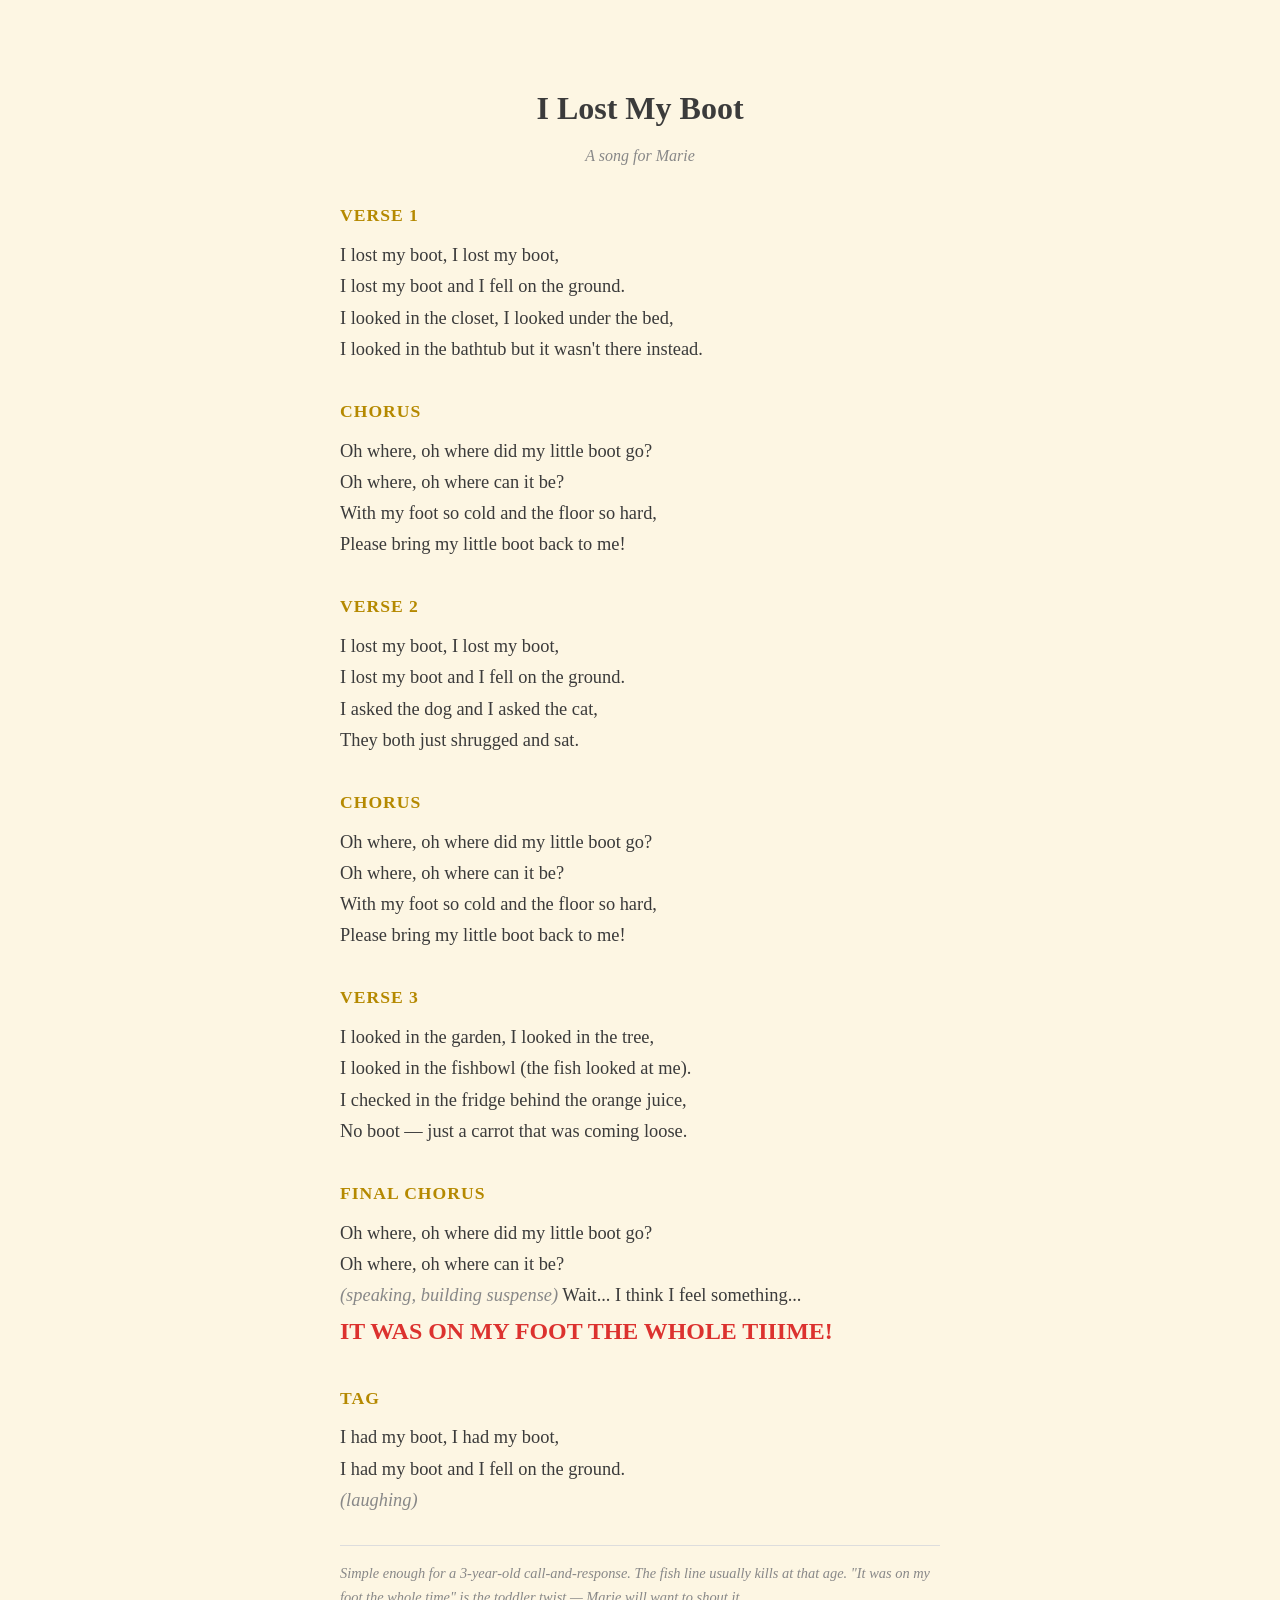
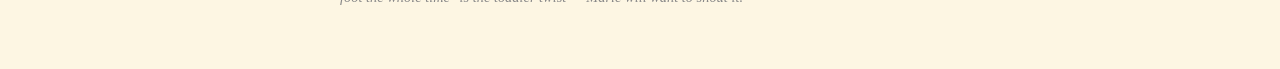
<file: i-lost-my-boot.html>
<!DOCTYPE html>
<html lang="en">
<head>
  <meta name="robots" content="noindex, nofollow" />
<meta charset="UTF-8">
<meta name="viewport" content="width=device-width, initial-scale=1.0">
<title>I Lost My Boot</title>
<style>
  body {
    font-family: Georgia, 'Times New Roman', serif;
    max-width: 600px;
    margin: 40px auto;
    padding: 20px;
    background: #fdf6e3;
    color: #3b3b3b;
    line-height: 1.7;
  }
  h1 {
    text-align: center;
    font-size: 2em;
    margin-bottom: 0.2em;
  }
  .subtitle {
    text-align: center;
    font-style: italic;
    color: #888;
    margin-bottom: 2em;
  }
  h2 {
    color: #b58900;
    font-size: 1.1em;
    margin-top: 1.8em;
    margin-bottom: 0.5em;
    text-transform: uppercase;
    letter-spacing: 1px;
  }
  .lyrics {
    white-space: pre-line;
    font-size: 1.15em;
  }
  .stage-direction {
    font-style: italic;
    color: #888;
  }
  .shout {
    font-weight: bold;
    font-size: 1.3em;
    color: #dc322f;
  }
  .notes {
    margin-top: 2em;
    padding-top: 1em;
    border-top: 1px solid #ddd;
    font-size: 0.9em;
    font-style: italic;
    color: #888;
  }
</style>
</head>
<body>

<h1>I Lost My Boot</h1>
<div class="subtitle">A song for Marie</div>

<h2>Verse 1</h2>
<div class="lyrics">I lost my boot, I lost my boot,
I lost my boot and I fell on the ground.
I looked in the closet, I looked under the bed,
I looked in the bathtub but it wasn't there instead.</div>

<h2>Chorus</h2>
<div class="lyrics">Oh where, oh where did my little boot go?
Oh where, oh where can it be?
With my foot so cold and the floor so hard,
Please bring my little boot back to me!</div>

<h2>Verse 2</h2>
<div class="lyrics">I lost my boot, I lost my boot,
I lost my boot and I fell on the ground.
I asked the dog and I asked the cat,
They both just shrugged and sat.</div>

<h2>Chorus</h2>
<div class="lyrics">Oh where, oh where did my little boot go?
Oh where, oh where can it be?
With my foot so cold and the floor so hard,
Please bring my little boot back to me!</div>

<h2>Verse 3</h2>
<div class="lyrics">I looked in the garden, I looked in the tree,
I looked in the fishbowl (the fish looked at me).
I checked in the fridge behind the orange juice,
No boot — just a carrot that was coming loose.</div>

<h2>Final Chorus</h2>
<div class="lyrics">Oh where, oh where did my little boot go?
Oh where, oh where can it be?
<span class="stage-direction">(speaking, building suspense)</span> Wait... I think I feel something...
<span class="shout">IT WAS ON MY FOOT THE WHOLE TIIIME!</span></div>

<h2>Tag</h2>
<div class="lyrics">I had my boot, I had my boot,
I had my boot and I fell on the ground.
<span class="stage-direction">(laughing)</span></div>

<div class="notes">Simple enough for a 3-year-old call-and-response. The fish line usually kills at that age. "It was on my foot the whole time" is the toddler twist — Marie will want to shout it.</div>

</body>
</html>
</file>
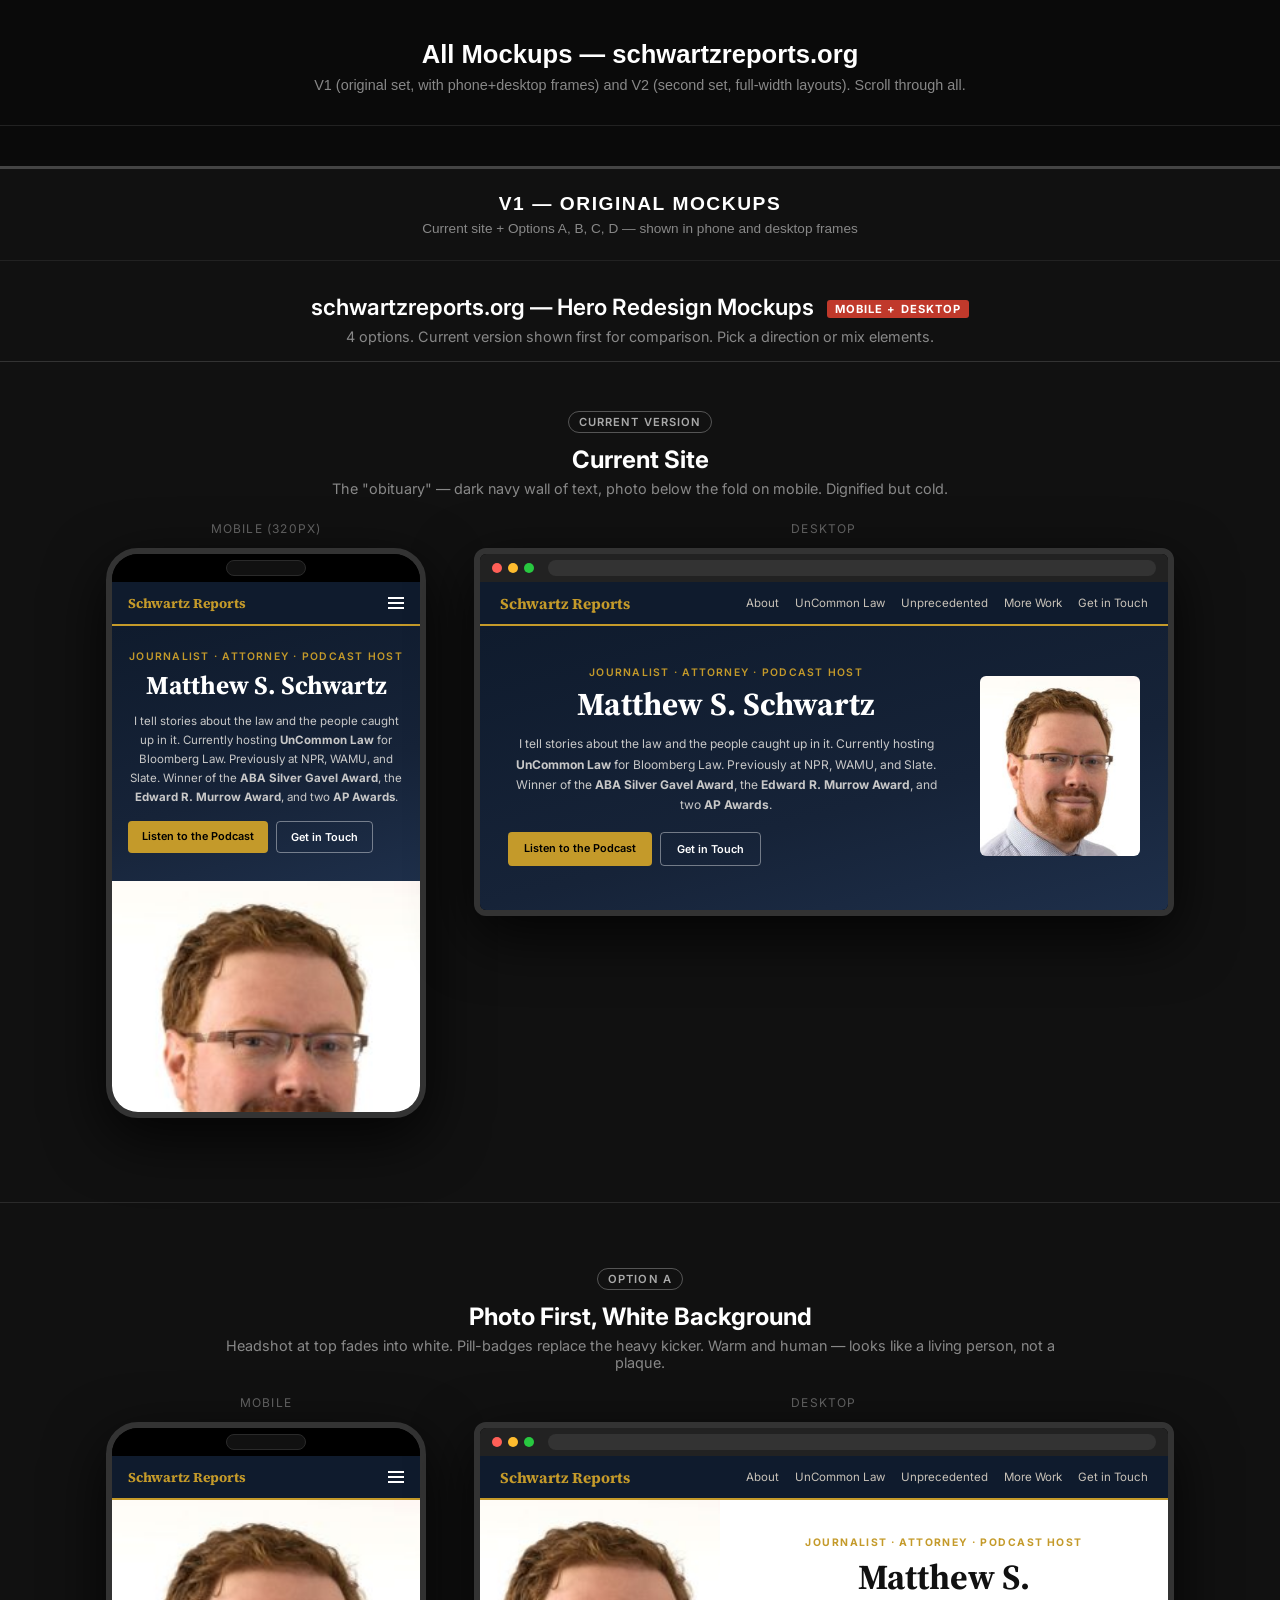
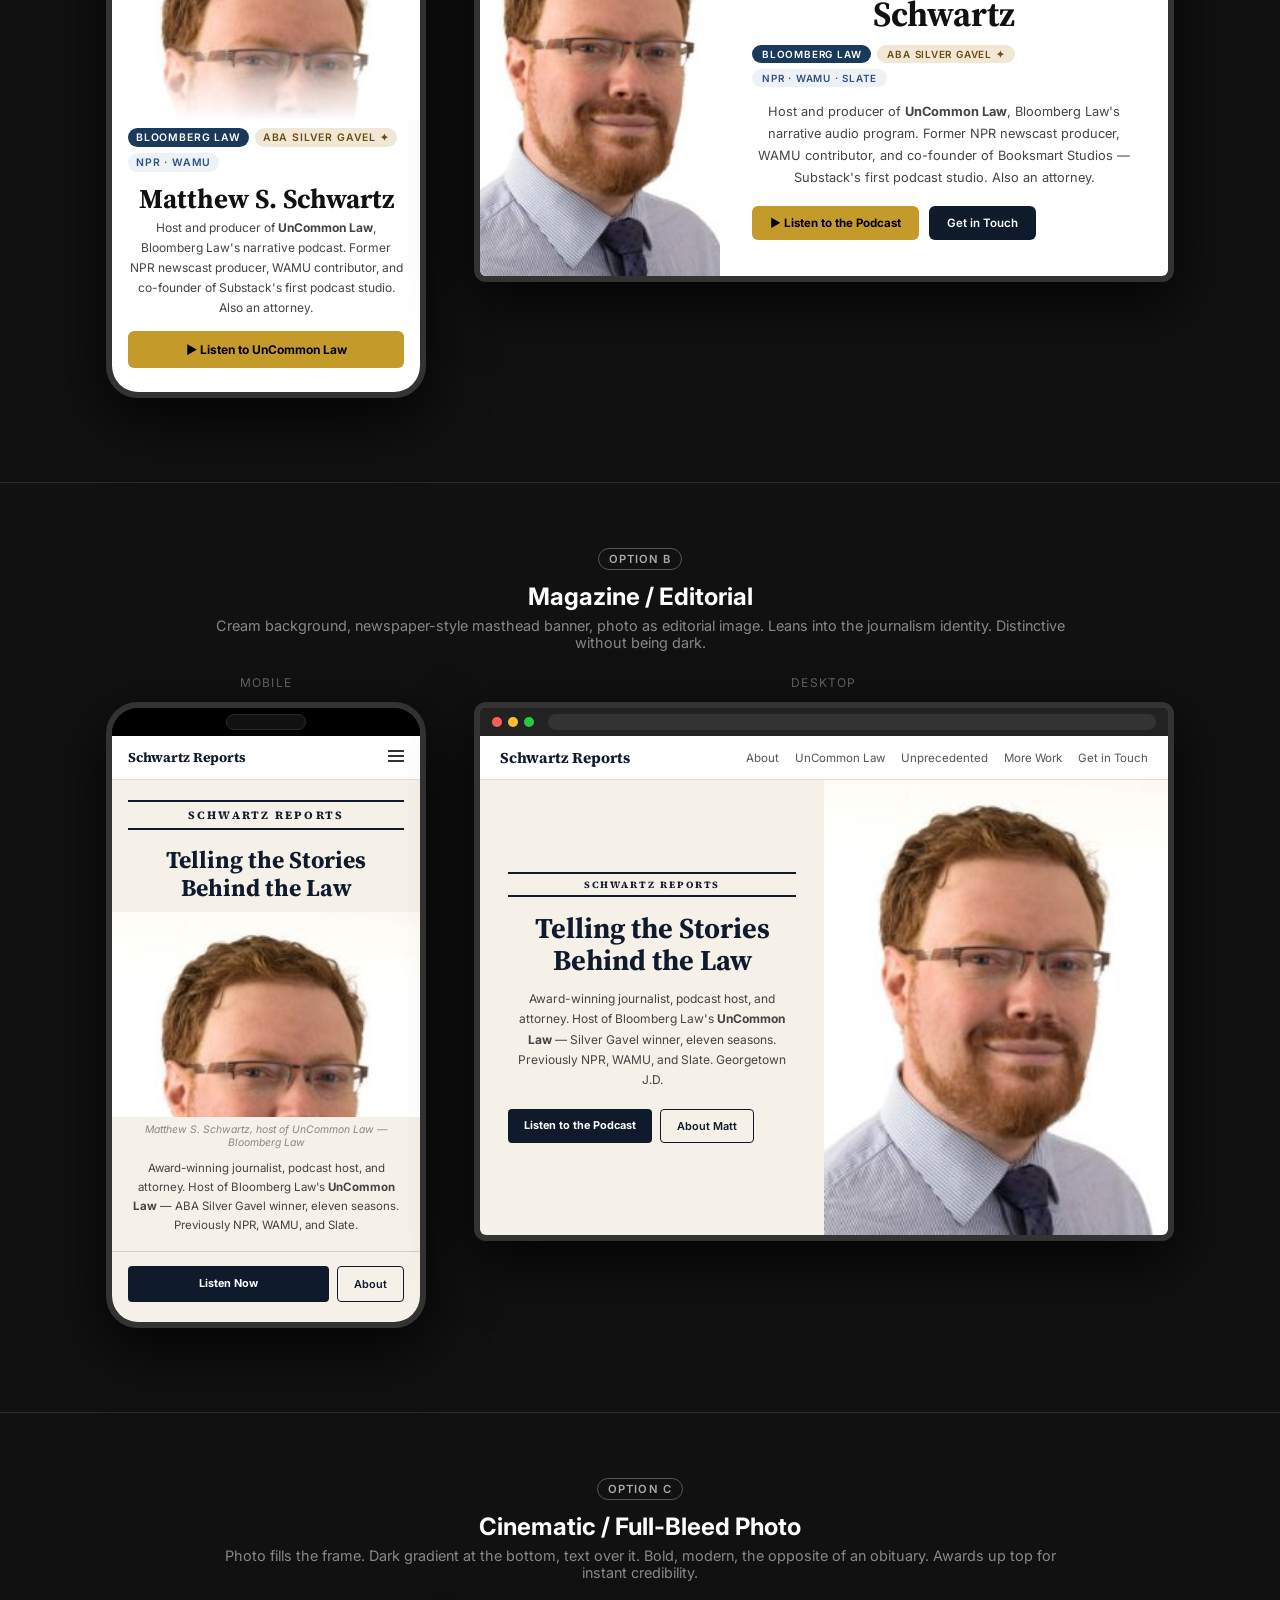
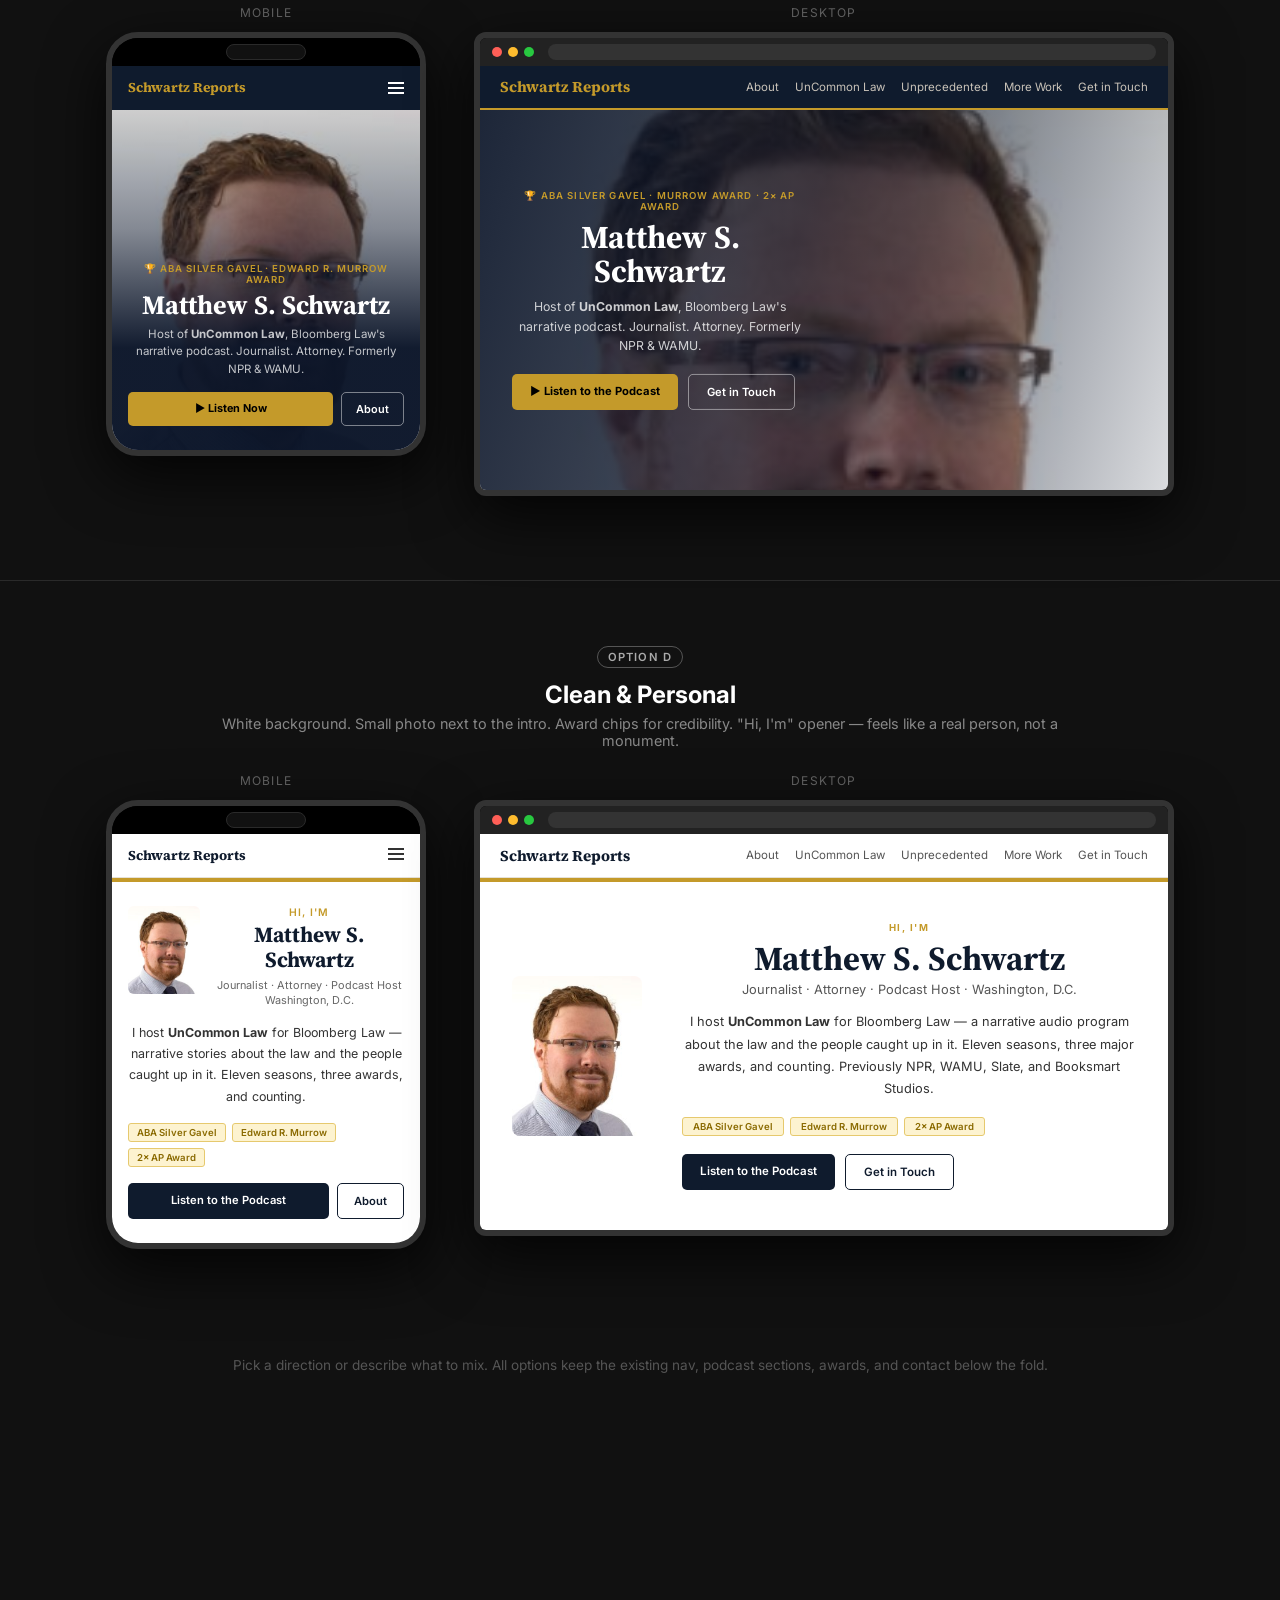
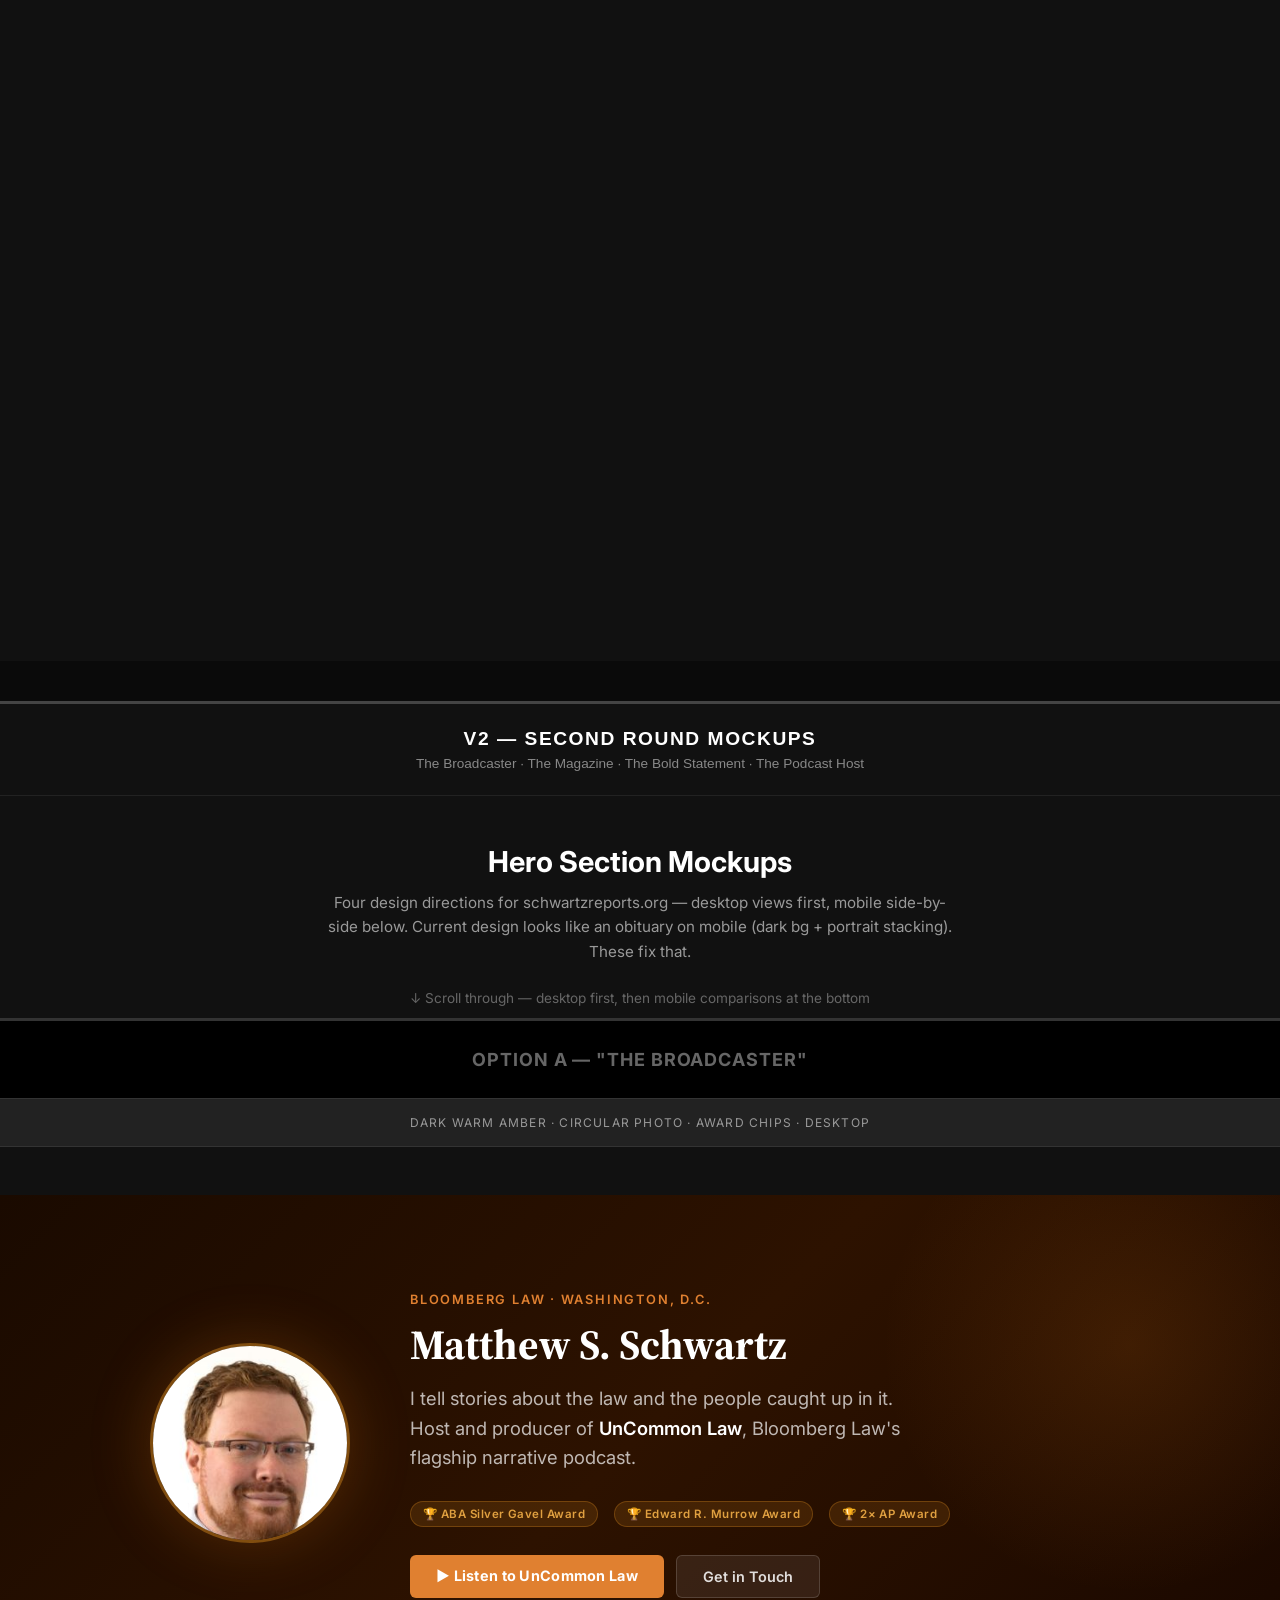
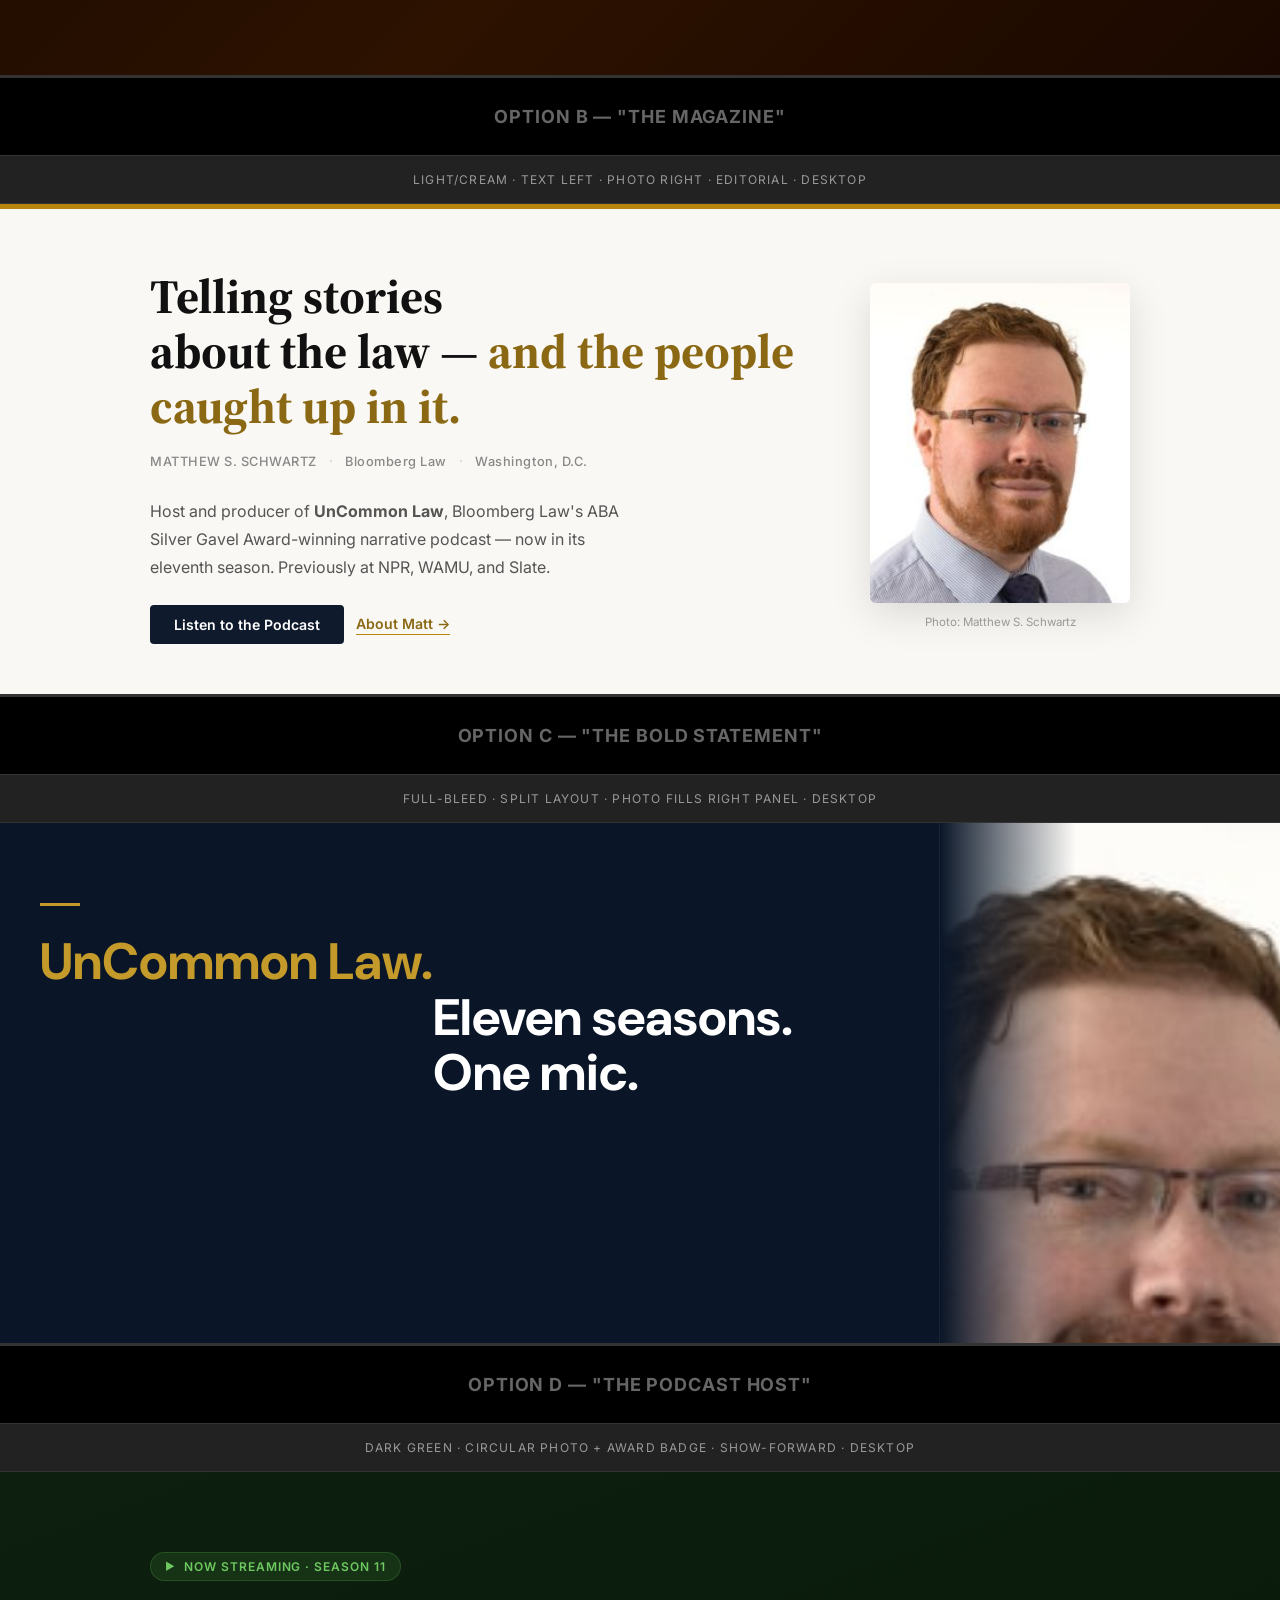
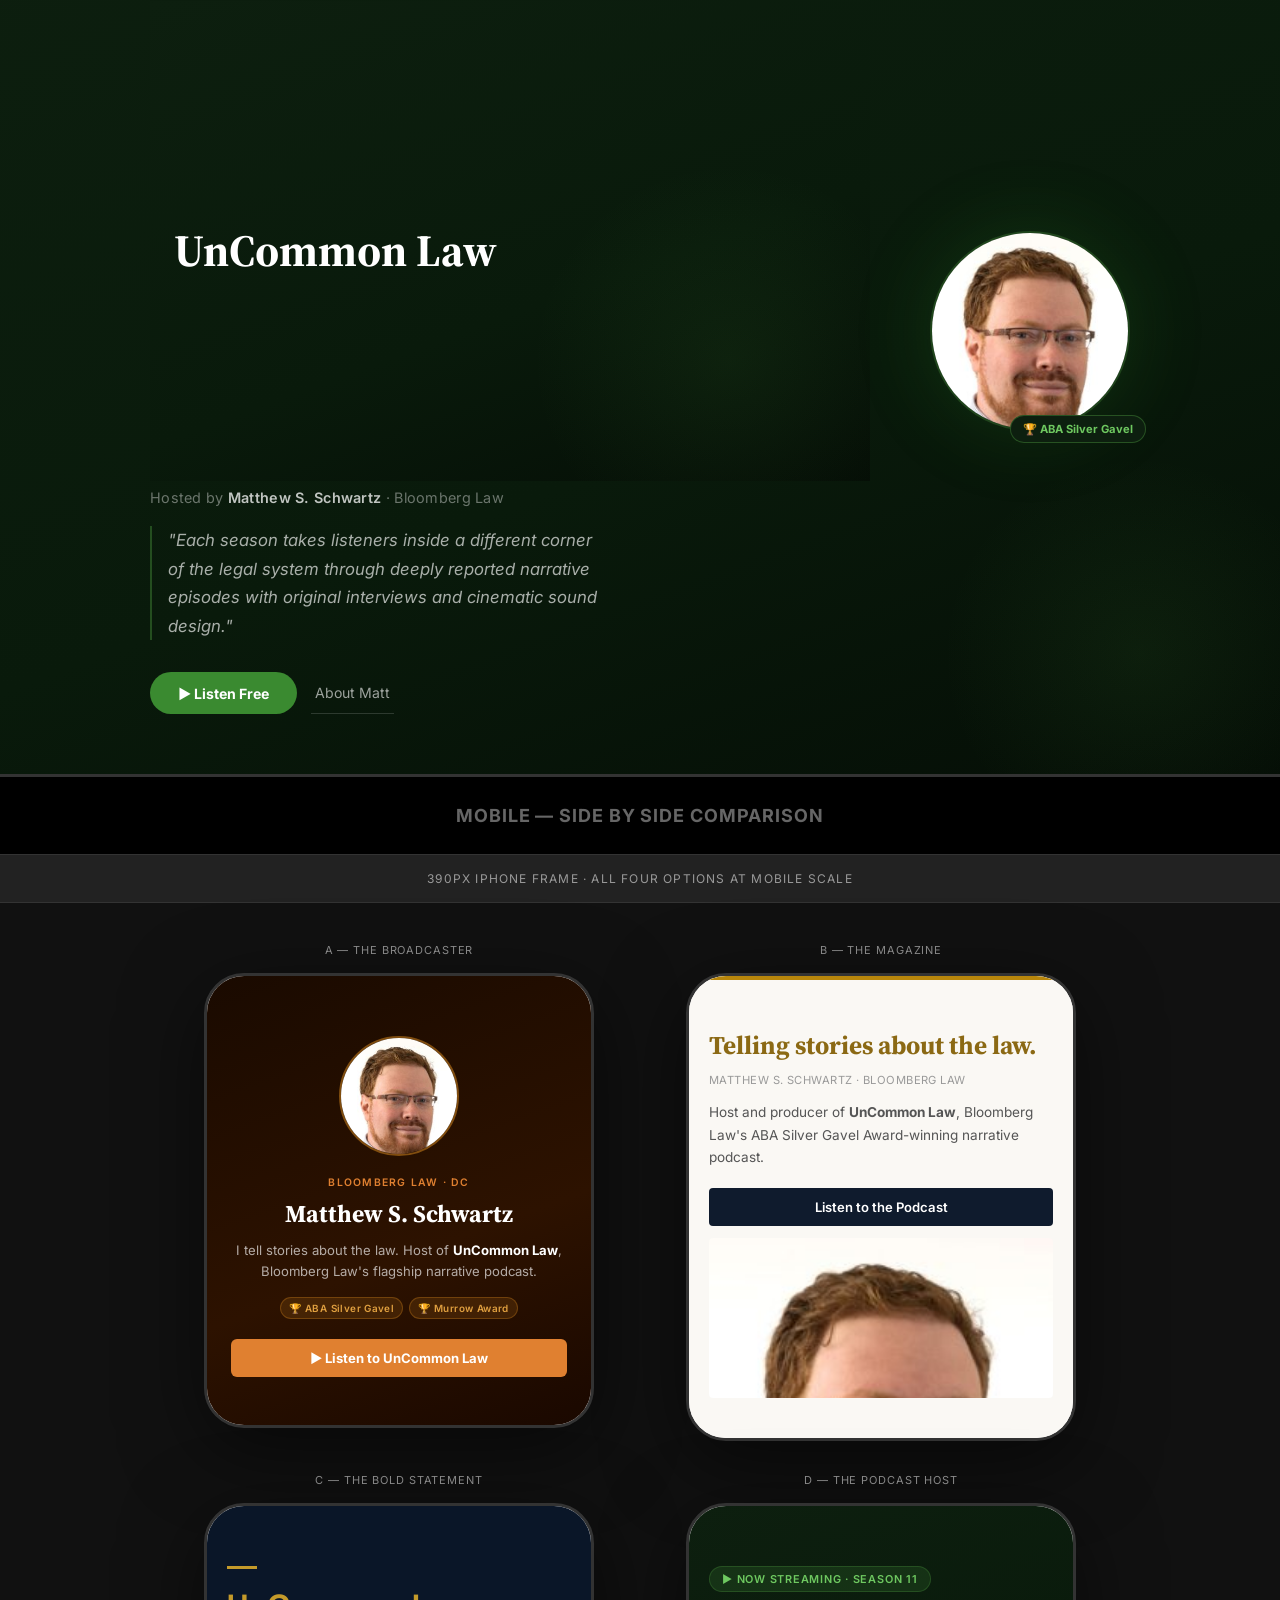
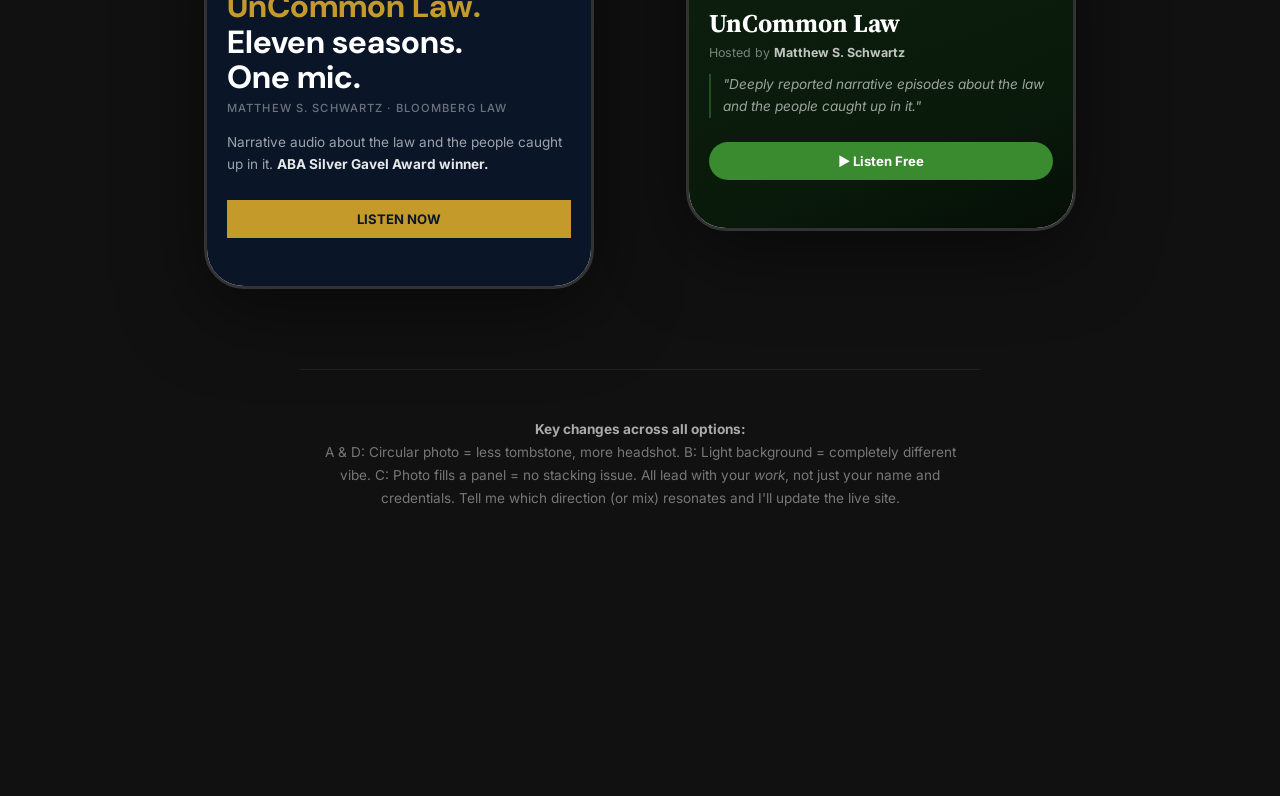
<file: mockups-all.html>
<!DOCTYPE html>
<html lang="en">
<head>
  <meta name="robots" content="noindex, nofollow" />
<meta charset="UTF-8">
<meta name="viewport" content="width=device-width, initial-scale=1.0">
<title>All Mockups — schwartzreports.org</title>
<style>
* { margin: 0; padding: 0; box-sizing: border-box; }
body { background: #0a0a0a; font-family: sans-serif; color: #fff; }
.page-header { text-align: center; padding: 40px 24px 32px; border-bottom: 1px solid #222; }
.page-header h1 { font-size: 1.6rem; font-weight: 700; margin-bottom: 8px; }
.page-header p { color: #888; font-size: 0.9rem; }
.version-divider {
  background: #111;
  border-top: 3px solid #444;
  border-bottom: 1px solid #222;
  padding: 24px;
  text-align: center;
  font-size: 1.2rem;
  font-weight: 700;
  color: #fff;
  letter-spacing: 0.08em;
  text-transform: uppercase;
  margin-top: 40px;
}
.version-divider span { color: #888; font-size: 0.85rem; font-weight: 400; text-transform: none; letter-spacing: 0; display: block; margin-top: 6px; }
iframe {
  width: 100%;
  border: none;
  display: block;
}
</style>
</head>
<body>

<div class="page-header">
  <h1>All Mockups — schwartzreports.org</h1>
  <p>V1 (original set, with phone+desktop frames) and V2 (second set, full-width layouts). Scroll through all.</p>
</div>

<div class="version-divider">V1 — Original Mockups
  <span>Current site + Options A, B, C, D — shown in phone and desktop frames</span>
</div>
<iframe src="./mockups-v1.html" height="5200"></iframe>

<div class="version-divider">V2 — Second Round Mockups
  <span>The Broadcaster · The Magazine · The Bold Statement · The Podcast Host</span>
</div>
<iframe src="./mockups-v2.html" height="4800"></iframe>

</body>
</html>
</file>
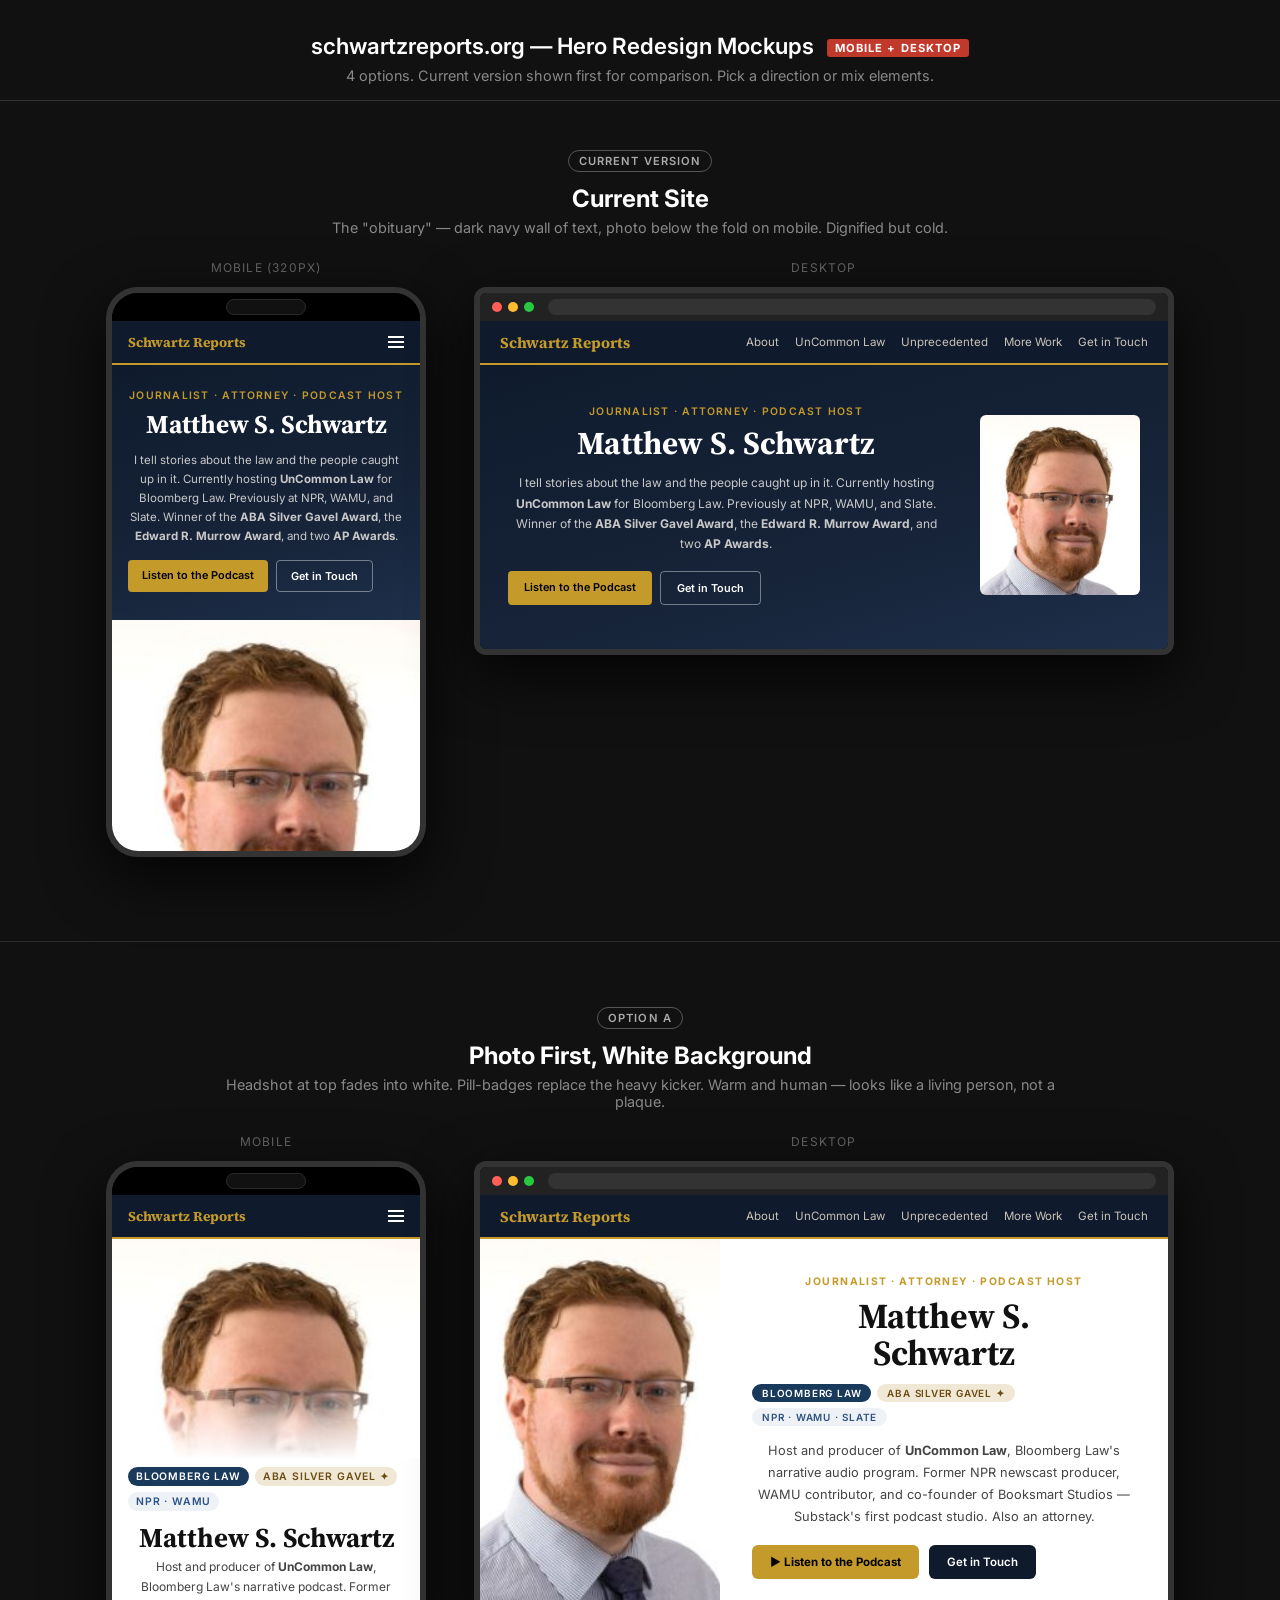
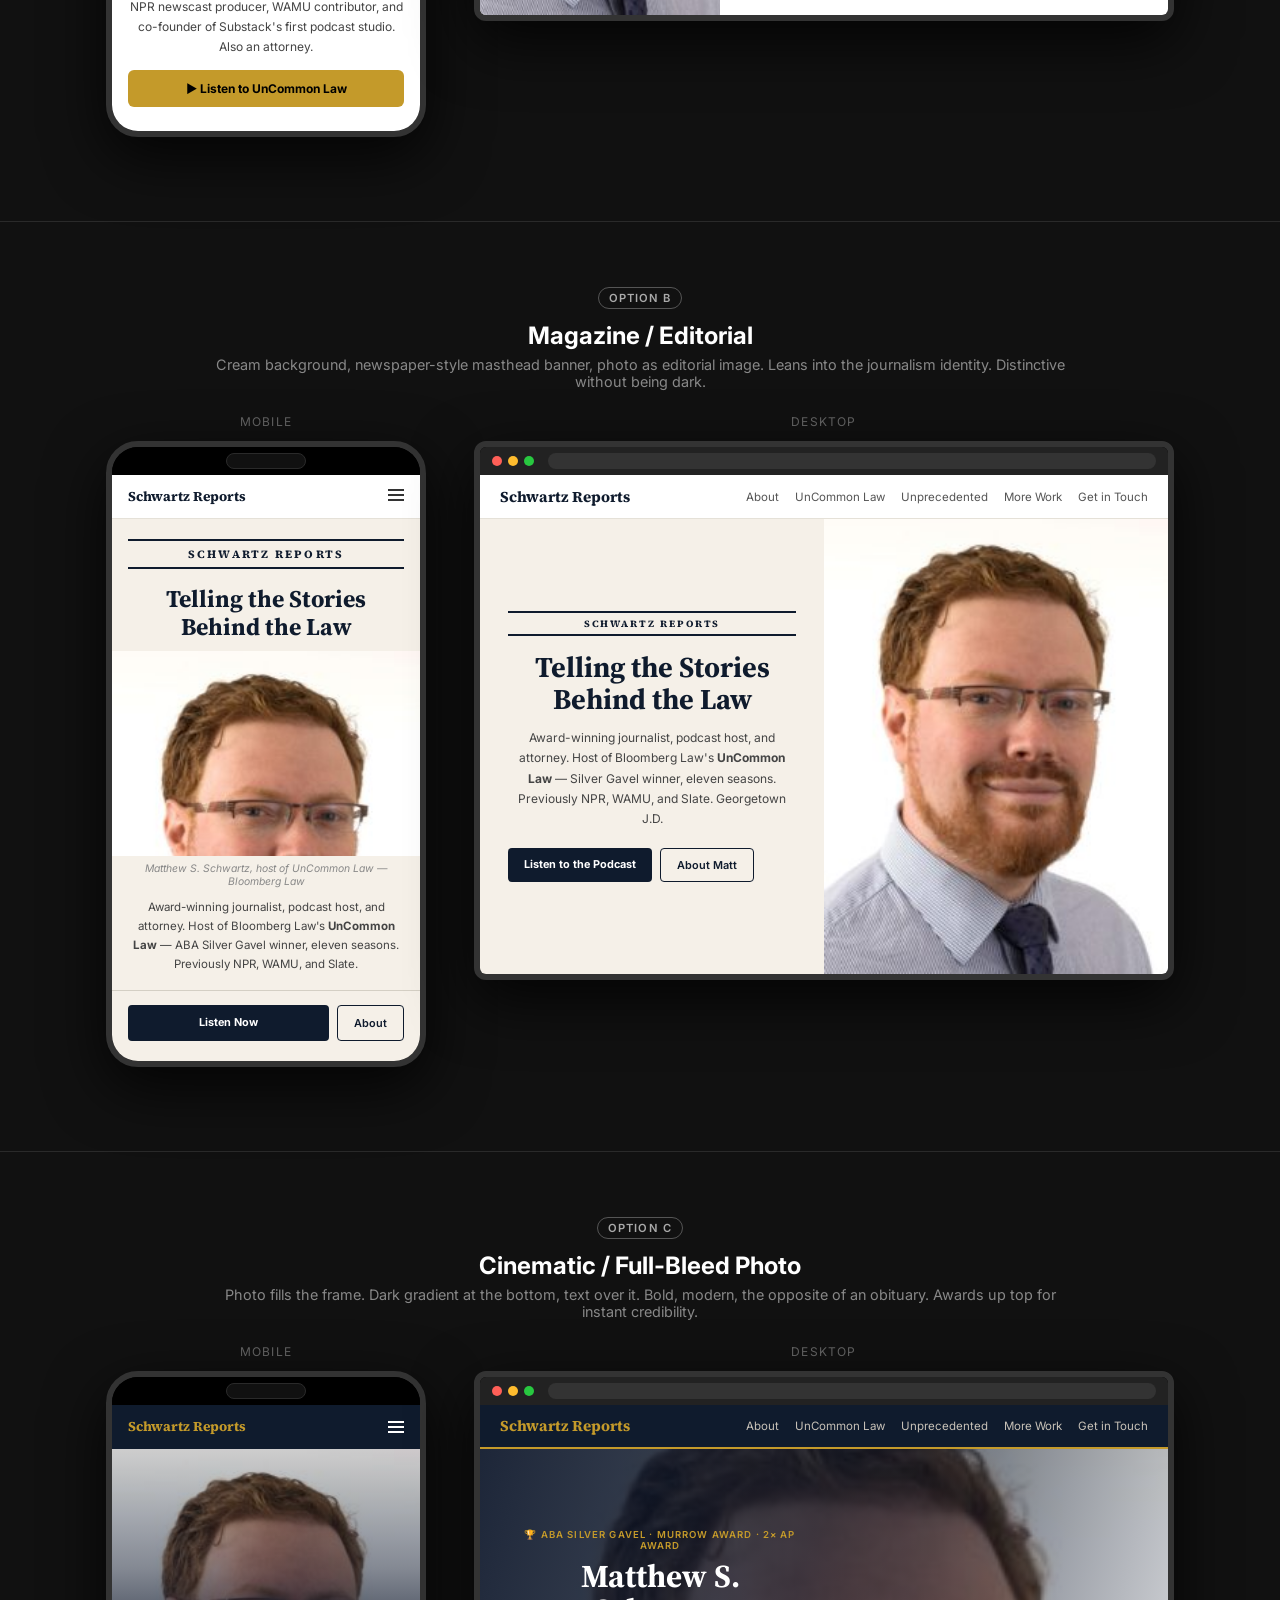
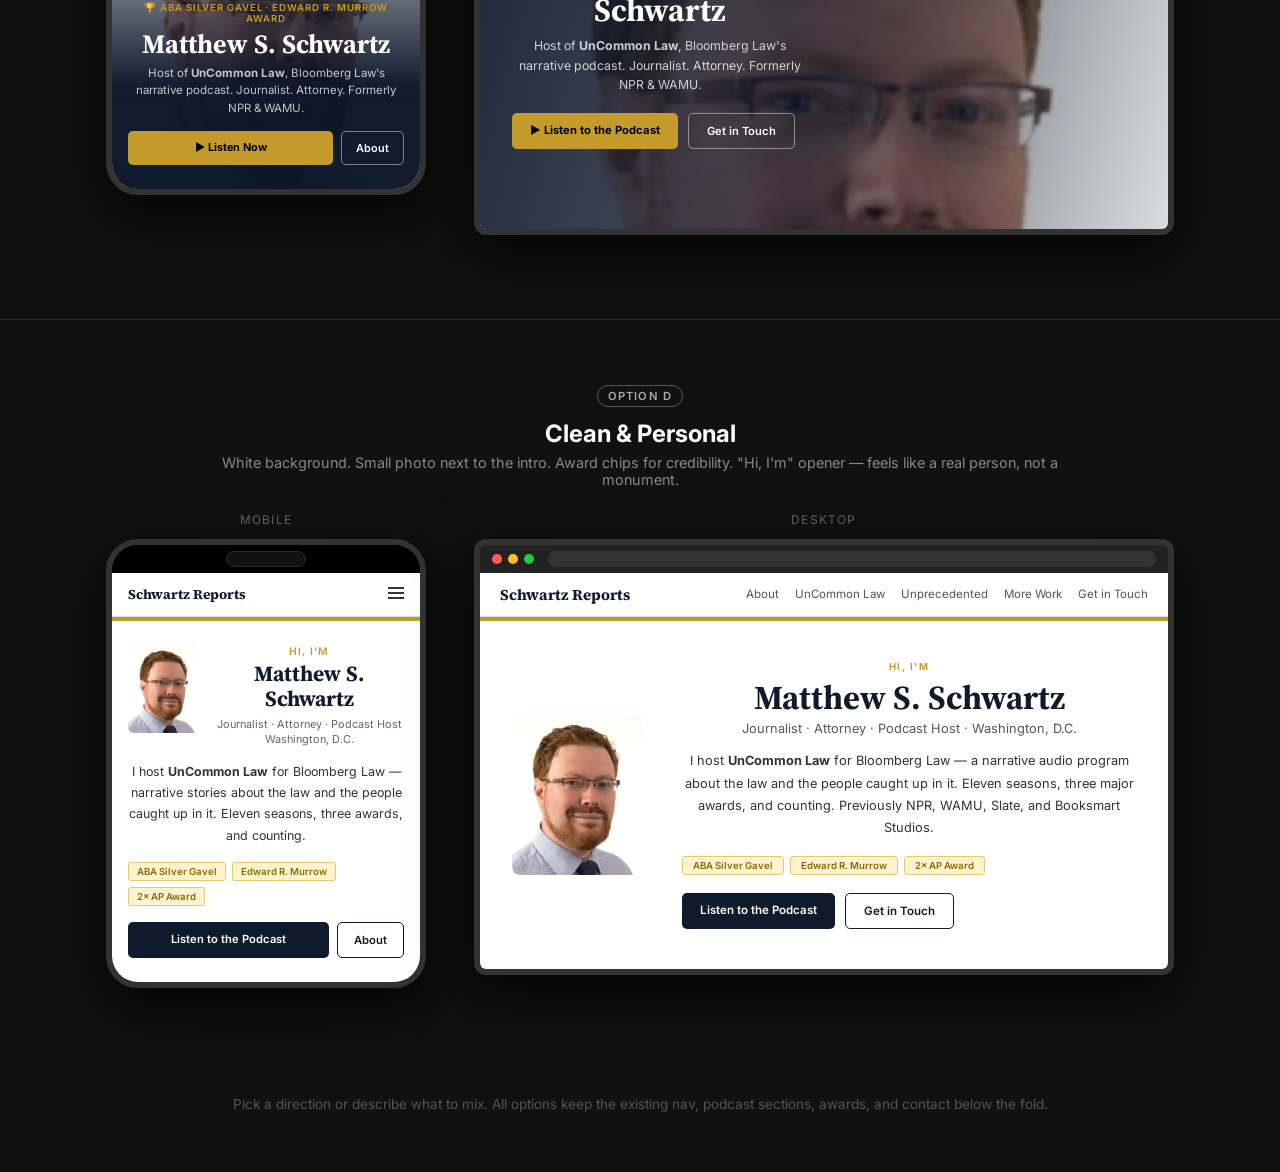
<file: mockups-v1.html>
<!DOCTYPE html>
<!-- saved from url=(0064)file:///Users/matt/claude/personal/schwartz-reports/mockups.html -->
<html lang="en"><head>
  <meta name="robots" content="noindex, nofollow" /><meta http-equiv="Content-Type" content="text/html; charset=UTF-8">

<meta name="viewport" content="width=device-width, initial-scale=1.0">
<title>schwartzreports.org — Hero Mockups</title>
<link rel="preconnect" href="https://fonts.googleapis.com/">
<link rel="preconnect" href="https://fonts.gstatic.com/" crossorigin="">
<link href="https://fonts.googleapis.com/css2?family=Source+Serif+4:wght@400;700&family=Inter:wght@400;600;700&display=swap" rel="stylesheet">
<style>
  * { margin: 0; padding: 0; box-sizing: border-box; }
  body { font-family: 'Inter', sans-serif; background: #111; color: #fff; }

  .page-header {
    padding: 32px 24px 16px;
    text-align: center;
    border-bottom: 1px solid #333;
    margin-bottom: 48px;
  }
  .page-header h1 { font-size: 1.4rem; font-weight: 600; color: #fff; margin-bottom: 8px; }
  .page-header p { color: #888; font-size: 0.9rem; }
  .current-badge {
    display: inline-block;
    background: #c0392b;
    color: #fff;
    font-size: 0.7rem;
    font-weight: 700;
    text-transform: uppercase;
    letter-spacing: 0.1em;
    padding: 2px 8px;
    border-radius: 3px;
    margin-left: 8px;
    vertical-align: middle;
  }

  .section-label {
    text-align: center;
    padding: 0 24px 24px;
    max-width: 900px;
    margin: 0 auto;
  }
  .section-label h2 { font-size: 1.5rem; font-weight: 700; margin-bottom: 6px; color: #fff; }
  .section-label p { color: #888; font-size: 0.9rem; }
  .option-tag {
    display: inline-block;
    border: 1px solid #555;
    color: #aaa;
    font-size: 0.7rem;
    font-weight: 600;
    text-transform: uppercase;
    letter-spacing: 0.1em;
    padding: 3px 10px;
    border-radius: 20px;
    margin-bottom: 12px;
  }

  .device-row {
    display: flex;
    gap: 48px;
    justify-content: center;
    padding: 0 32px 64px;
    align-items: flex-start;
    flex-wrap: wrap;
  }
  .device-wrap { text-align: center; }
  .device-label { font-size: 0.75rem; color: #666; text-transform: uppercase; letter-spacing: 0.1em; margin-bottom: 12px; }

  .phone-frame {
    width: 320px;
    border: 6px solid #333;
    border-radius: 32px;
    overflow: hidden;
    background: #000;
    box-shadow: 0 20px 60px rgba(0,0,0,0.8);
    display: inline-block;
  }
  .phone-notch {
    height: 28px;
    background: #000;
    display: flex;
    align-items: center;
    justify-content: center;
  }
  .phone-notch-pill {
    width: 80px;
    height: 16px;
    background: #111;
    border-radius: 8px;
    border: 1px solid #2a2a2a;
  }
  .phone-screen { overflow: hidden; }

  .desktop-frame {
    width: 700px;
    border: 6px solid #333;
    border-radius: 12px;
    overflow: hidden;
    background: #000;
    box-shadow: 0 20px 60px rgba(0,0,0,0.8);
    display: inline-block;
  }
  .desktop-bar {
    height: 28px;
    background: #222;
    display: flex;
    align-items: center;
    padding: 0 12px;
    gap: 6px;
  }
  .desktop-dot { width: 10px; height: 10px; border-radius: 50%; }
  .d-red { background: #ff5f57; }
  .d-yellow { background: #febc2e; }
  .d-green { background: #28c840; }
  .desktop-url {
    flex: 1;
    height: 16px;
    background: #333;
    border-radius: 8px;
    margin-left: 8px;
  }
  .desktop-screen { overflow: hidden; }

  hr.divider {
    border: none;
    border-top: 1px solid #2a2a2a;
    margin: 16px 0 64px;
  }

  /* ── SHARED NAVBARS ── */
  .m-nav {
    background: #0f1b2d;
    padding: 0 16px;
    height: 44px;
    display: flex;
    align-items: center;
    justify-content: space-between;
    border-bottom: 2px solid #c49a2a;
  }
  .m-nav-name { font-family: 'Source Serif 4', serif; font-weight: 700; font-size: 0.85rem; color: #c49a2a; }
  .m-hamburger { display: flex; flex-direction: column; gap: 3px; }
  .m-hamburger span { display: block; width: 16px; height: 2px; background: #fff; }
  .d-nav {
    background: #0f1b2d;
    padding: 0 20px;
    height: 44px;
    display: flex;
    align-items: center;
    justify-content: space-between;
    border-bottom: 2px solid #c49a2a;
  }
  .d-nav-name { font-family: 'Source Serif 4', serif; font-weight: 700; font-size: 0.95rem; color: #c49a2a; }
  .d-nav-links { display: flex; gap: 16px; color: #c8c2b8; font-size: 0.72rem; }
  .m-nav-light {
    background: #fff;
    padding: 0 16px;
    height: 44px;
    display: flex;
    align-items: center;
    justify-content: space-between;
    border-bottom: 1px solid #e5e1d8;
  }
  .m-nav-name-dark { font-family: 'Source Serif 4', serif; font-weight: 700; font-size: 0.85rem; color: #0f1b2d; }
  .m-hamburger-dark span { display: block; width: 16px; height: 2px; background: #333; margin-bottom: 3px; }
  .d-nav-light {
    background: #fff;
    padding: 0 20px;
    height: 44px;
    display: flex;
    align-items: center;
    justify-content: space-between;
    border-bottom: 1px solid #e5e1d8;
  }
  .d-nav-name-dark { font-family: 'Source Serif 4', serif; font-weight: 700; font-size: 0.95rem; color: #0f1b2d; }
  .d-nav-links-dark { display: flex; gap: 16px; color: #555; font-size: 0.72rem; }
  .m-nav-gold { background: #0f1b2d; padding: 0 16px; height: 44px; display: flex; align-items: center; justify-content: space-between; }

  /* ──────────────────────────────────────────── */
  /*  OPTION 0 — CURRENT                         */
  /* ──────────────────────────────────────────── */
  .opt0-m-hero { background: linear-gradient(165deg, #0f1b2d 0%, #162338 60%, #1e2f4a 100%); padding: 24px 16px 28px; color: #fff; }
  .opt0-m-kicker { font-size: 0.65rem; font-weight: 600; text-transform: uppercase; letter-spacing: 0.12em; color: #c49a2a; margin-bottom: 8px; }
  .opt0-m-name { font-family: 'Source Serif 4', serif; font-size: 1.6rem; font-weight: 700; line-height: 1.15; margin-bottom: 12px; }
  .opt0-m-desc { font-size: 0.72rem; line-height: 1.65; color: #c8c8c8; margin-bottom: 14px; }
  .opt0-m-photo { width: 100%; aspect-ratio: 4/3; object-fit: cover; object-position: center top; display: block; }
  .opt0-m-btns { display: flex; gap: 8px; flex-wrap: wrap; }
  .opt0-m-btn-p { background: #c49a2a; color: #000; font-size: 0.68rem; font-weight: 600; padding: 8px 14px; border-radius: 4px; text-decoration: none; }
  .opt0-m-btn-o { border: 1px solid rgba(255,255,255,0.4); color: #fff; font-size: 0.68rem; font-weight: 600; padding: 8px 14px; border-radius: 4px; text-decoration: none; }
  .opt0-d-hero { background: linear-gradient(165deg, #0f1b2d 0%, #162338 60%, #1e2f4a 100%); padding: 40px 28px 44px; display: flex; align-items: center; gap: 36px; color: #fff; }
  .opt0-d-text { flex: 1; }
  .opt0-d-kicker { font-size: 0.65rem; font-weight: 600; text-transform: uppercase; letter-spacing: 0.12em; color: #c49a2a; margin-bottom: 8px; }
  .opt0-d-name { font-family: 'Source Serif 4', serif; font-size: 2rem; font-weight: 700; line-height: 1.1; margin-bottom: 12px; }
  .opt0-d-desc { font-size: 0.75rem; line-height: 1.7; color: #c8c8c8; margin-bottom: 16px; }
  .opt0-d-btns { display: flex; gap: 8px; }
  .opt0-d-btn-p { background: #c49a2a; color: #000; font-size: 0.68rem; font-weight: 600; padding: 9px 16px; border-radius: 4px; text-decoration: none; white-space: nowrap; }
  .opt0-d-btn-o { border: 1px solid rgba(255,255,255,0.4); color: #fff; font-size: 0.68rem; font-weight: 600; padding: 9px 16px; border-radius: 4px; text-decoration: none; white-space: nowrap; }
  .opt0-d-photo { width: 160px; height: 180px; object-fit: cover; object-position: center top; border-radius: 6px; flex-shrink: 0; }

  /* ──────────────────────────────────────────── */
  /*  OPTION A — PHOTO FIRST, LIGHT              */
  /* ──────────────────────────────────────────── */
  .opt1-m-hero { background: #fff; color: #111; }
  .opt1-m-photo-wrap { position: relative; height: 220px; overflow: hidden; }
  .opt1-m-photo { width: 100%; height: 100%; object-fit: cover; object-position: center top; display: block; }
  .opt1-m-photo-overlay { position: absolute; bottom: 0; left: 0; right: 0; height: 80px; background: linear-gradient(to top, #fff, transparent); }
  .opt1-m-body { padding: 0 16px 24px; }
  .opt1-m-name { font-family: 'Source Serif 4', serif; font-size: 1.7rem; font-weight: 700; color: #111; margin-bottom: 4px; line-height: 1.1; }
  .opt1-m-roles { display: flex; flex-wrap: wrap; gap: 6px; margin: 8px 0 12px; }
  .opt1-m-role { font-size: 0.65rem; font-weight: 600; text-transform: uppercase; letter-spacing: 0.08em; padding: 3px 8px; border-radius: 20px; }
  .opt1-r1 { background: #1a3a5c; color: #fff; }
  .opt1-r2 { background: #f0e8d5; color: #6b4c12; }
  .opt1-r3 { background: #eef2f7; color: #2c5282; }
  .opt1-m-desc { font-size: 0.75rem; line-height: 1.65; color: #444; margin-bottom: 14px; }
  .opt1-m-cta { background: #c49a2a; color: #000; font-size: 0.75rem; font-weight: 700; padding: 11px 20px; border-radius: 6px; display: block; text-align: center; text-decoration: none; }
  .opt1-d-hero { background: #fff; color: #111; display: flex; }
  .opt1-d-photo { width: 240px; min-height: 320px; flex-shrink: 0; overflow: hidden; }
  .opt1-d-photo img { width: 100%; height: 100%; object-fit: cover; object-position: center top; display: block; }
  .opt1-d-body { flex: 1; padding: 36px 32px; display: flex; flex-direction: column; justify-content: center; }
  .opt1-d-eyebrow { font-size: 0.65rem; font-weight: 700; text-transform: uppercase; letter-spacing: 0.14em; color: #c49a2a; margin-bottom: 10px; }
  .opt1-d-name { font-family: 'Source Serif 4', serif; font-size: 2.2rem; font-weight: 700; line-height: 1.05; color: #111; margin-bottom: 12px; }
  .opt1-d-roles { display: flex; flex-wrap: wrap; gap: 6px; margin-bottom: 14px; }
  .opt1-d-role { font-size: 0.62rem; font-weight: 600; text-transform: uppercase; letter-spacing: 0.08em; padding: 3px 10px; border-radius: 20px; }
  .opt1-d-desc { font-size: 0.8rem; line-height: 1.7; color: #444; margin-bottom: 18px; }
  .opt1-d-btns { display: flex; gap: 10px; }
  .opt1-d-btn-p { background: #c49a2a; color: #000; font-size: 0.72rem; font-weight: 700; padding: 10px 18px; border-radius: 6px; text-decoration: none; }
  .opt1-d-btn-o { background: #0f1b2d; color: #fff; font-size: 0.72rem; font-weight: 600; padding: 10px 18px; border-radius: 6px; text-decoration: none; }

  /* ──────────────────────────────────────────── */
  /*  OPTION B — MAGAZINE                        */
  /* ──────────────────────────────────────────── */
  .opt2-m-hero { background: #f5f0e8; color: #111; padding-bottom: 20px; }
  .opt2-m-top { padding: 20px 16px 0; text-align: center; }
  .opt2-m-masthead { font-family: 'Source Serif 4', serif; font-size: 0.7rem; font-weight: 700; letter-spacing: 0.2em; text-transform: uppercase; color: #0f1b2d; border-top: 2px solid #0f1b2d; border-bottom: 2px solid #0f1b2d; padding: 5px 0; }
  .opt2-m-headline-wrap { padding: 16px 16px 0; }
  .opt2-m-headline { font-family: 'Source Serif 4', serif; font-size: 1.5rem; font-weight: 700; line-height: 1.15; color: #0f1b2d; margin-bottom: 10px; }
  .opt2-m-photo { width: 100%; aspect-ratio: 3/2; object-fit: cover; object-position: center top; display: block; }
  .opt2-m-caption { font-size: 0.65rem; color: #888; padding: 6px 16px 0; font-style: italic; }
  .opt2-m-deck { font-size: 0.72rem; line-height: 1.65; color: #444; padding: 10px 16px 16px; border-bottom: 1px solid #d4cfc4; }
  .opt2-m-btns { display: flex; gap: 8px; padding: 14px 16px 0; }
  .opt2-m-btn-p { background: #0f1b2d; color: #fff; font-size: 0.68rem; font-weight: 700; padding: 10px 16px; border-radius: 4px; text-decoration: none; flex: 1; text-align: center; }
  .opt2-m-btn-s { border: 1.5px solid #0f1b2d; color: #0f1b2d; font-size: 0.68rem; font-weight: 600; padding: 10px 16px; border-radius: 4px; text-decoration: none; text-align: center; }
  .opt2-d-hero { display: grid; grid-template-columns: 1fr 1fr; min-height: 320px; }
  .opt2-d-left { background: #f5f0e8; padding: 32px 28px; display: flex; flex-direction: column; justify-content: center; }
  .opt2-d-masthead { font-family: 'Source Serif 4', serif; font-size: 0.6rem; font-weight: 700; letter-spacing: 0.2em; text-transform: uppercase; color: #0f1b2d; border-top: 2px solid #0f1b2d; border-bottom: 2px solid #0f1b2d; padding: 4px 0; margin-bottom: 16px; display: inline-block; }
  .opt2-d-headline { font-family: 'Source Serif 4', serif; font-size: 1.8rem; font-weight: 700; line-height: 1.1; color: #0f1b2d; margin-bottom: 12px; }
  .opt2-d-deck { font-size: 0.75rem; line-height: 1.7; color: #444; margin-bottom: 18px; }
  .opt2-d-btns { display: flex; gap: 8px; }
  .opt2-d-btn-p { background: #0f1b2d; color: #fff; font-size: 0.68rem; font-weight: 700; padding: 9px 16px; border-radius: 4px; text-decoration: none; }
  .opt2-d-btn-s { border: 1.5px solid #0f1b2d; color: #0f1b2d; font-size: 0.68rem; font-weight: 600; padding: 9px 16px; border-radius: 4px; text-decoration: none; }
  .opt2-d-right { overflow: hidden; }
  .opt2-d-right img { width: 100%; height: 100%; object-fit: cover; object-position: center top; display: block; }

  /* ──────────────────────────────────────────── */
  /*  OPTION C — CINEMATIC FULL-BLEED            */
  /* ──────────────────────────────────────────── */
  .opt3-m-hero { position: relative; overflow: hidden; background: #111; min-height: 320px; }
  .opt3-m-photo { width: 100%; height: 340px; object-fit: cover; object-position: center top; display: block; }
  .opt3-m-overlay { position: absolute; inset: 0; background: linear-gradient(to top, rgba(10,20,40,0.97) 30%, rgba(10,20,40,0.5) 65%, rgba(10,20,40,0.2) 100%); }
  .opt3-m-content { position: absolute; bottom: 0; left: 0; right: 0; padding: 20px 16px 24px; color: #fff; }
  .opt3-m-award { font-size: 0.6rem; font-weight: 600; text-transform: uppercase; letter-spacing: 0.1em; color: #c49a2a; margin-bottom: 6px; }
  .opt3-m-name { font-family: 'Source Serif 4', serif; font-size: 1.65rem; font-weight: 700; line-height: 1.1; margin-bottom: 6px; }
  .opt3-m-title { font-size: 0.72rem; color: rgba(255,255,255,0.75); line-height: 1.5; margin-bottom: 14px; }
  .opt3-m-btns { display: flex; gap: 8px; }
  .opt3-m-btn-p { background: #c49a2a; color: #000; font-size: 0.68rem; font-weight: 700; padding: 9px 14px; border-radius: 5px; text-decoration: none; flex: 1; text-align: center; }
  .opt3-m-btn-o { border: 1.5px solid rgba(255,255,255,0.45); color: #fff; font-size: 0.68rem; font-weight: 600; padding: 9px 14px; border-radius: 5px; text-decoration: none; text-align: center; }
  .opt3-d-hero { position: relative; overflow: hidden; min-height: 360px; }
  .opt3-d-photo { width: 100%; height: 380px; object-fit: cover; object-position: center 20%; display: block; }
  .opt3-d-overlay { position: absolute; inset: 0; background: linear-gradient(105deg, rgba(10,20,40,0.92) 0%, rgba(10,20,40,0.75) 45%, rgba(10,20,40,0.15) 100%); }
  .opt3-d-content { position: absolute; top: 50%; left: 0; transform: translateY(-50%); padding: 0 32px; color: #fff; max-width: 360px; }
  .opt3-d-award { font-size: 0.6rem; font-weight: 600; text-transform: uppercase; letter-spacing: 0.12em; color: #c49a2a; margin-bottom: 8px; }
  .opt3-d-name { font-family: 'Source Serif 4', serif; font-size: 2rem; font-weight: 700; line-height: 1.08; margin-bottom: 8px; }
  .opt3-d-title { font-size: 0.77rem; color: rgba(255,255,255,0.78); line-height: 1.6; margin-bottom: 18px; }
  .opt3-d-btns { display: flex; gap: 10px; }
  .opt3-d-btn-p { background: #c49a2a; color: #000; font-size: 0.7rem; font-weight: 700; padding: 10px 18px; border-radius: 5px; text-decoration: none; }
  .opt3-d-btn-o { border: 1.5px solid rgba(255,255,255,0.45); color: #fff; font-size: 0.7rem; font-weight: 600; padding: 10px 18px; border-radius: 5px; text-decoration: none; }

  /* ──────────────────────────────────────────── */
  /*  OPTION D — CLEAN & PERSONAL               */
  /* ──────────────────────────────────────────── */
  .opt4-m-hero { background: #fff; padding: 24px 16px; border-top: 4px solid #c49a2a; }
  .opt4-m-top { display: flex; align-items: flex-start; gap: 14px; margin-bottom: 14px; }
  .opt4-m-photo { width: 72px; height: 88px; object-fit: cover; object-position: center top; border-radius: 6px; flex-shrink: 0; }
  .opt4-m-hi { font-size: 0.65rem; font-weight: 600; text-transform: uppercase; letter-spacing: 0.1em; color: #c49a2a; margin-bottom: 4px; }
  .opt4-m-name { font-family: 'Source Serif 4', serif; font-size: 1.35rem; font-weight: 700; color: #0f1b2d; line-height: 1.15; margin-bottom: 5px; }
  .opt4-m-role { font-size: 0.68rem; color: #666; line-height: 1.4; }
  .opt4-m-lead { font-size: 0.78rem; line-height: 1.7; color: #333; margin-bottom: 16px; }
  .opt4-m-awards { display: flex; flex-wrap: wrap; gap: 6px; margin-bottom: 16px; }
  .opt4-m-award-chip { font-size: 0.6rem; font-weight: 600; color: #8a6a00; background: #fdf3d0; border: 1px solid #e6c96e; padding: 3px 8px; border-radius: 3px; }
  .opt4-m-btns { display: flex; gap: 8px; }
  .opt4-m-btn-p { background: #0f1b2d; color: #fff; font-size: 0.7rem; font-weight: 600; padding: 10px 16px; border-radius: 5px; text-decoration: none; flex: 1; text-align: center; }
  .opt4-m-btn-o { border: 1.5px solid #0f1b2d; color: #0f1b2d; font-size: 0.7rem; font-weight: 600; padding: 10px 16px; border-radius: 5px; text-decoration: none; text-align: center; }
  .opt4-d-hero { background: #fff; border-top: 4px solid #c49a2a; padding: 40px 32px; display: flex; align-items: center; gap: 40px; }
  .opt4-d-photo { width: 130px; height: 160px; object-fit: cover; object-position: center top; border-radius: 8px; flex-shrink: 0; }
  .opt4-d-body { flex: 1; }
  .opt4-d-eyebrow { font-size: 0.6rem; font-weight: 700; text-transform: uppercase; letter-spacing: 0.15em; color: #c49a2a; margin-bottom: 8px; }
  .opt4-d-name { font-family: 'Source Serif 4', serif; font-size: 2.1rem; font-weight: 700; color: #0f1b2d; line-height: 1.05; margin-bottom: 6px; }
  .opt4-d-role { font-size: 0.8rem; color: #555; margin-bottom: 14px; }
  .opt4-d-lead { font-size: 0.8rem; line-height: 1.75; color: #333; margin-bottom: 16px; }
  .opt4-d-awards { display: flex; flex-wrap: wrap; gap: 6px; margin-bottom: 18px; }
  .opt4-d-award-chip { font-size: 0.6rem; font-weight: 600; color: #8a6a00; background: #fdf3d0; border: 1px solid #e6c96e; padding: 3px 10px; border-radius: 3px; }
  .opt4-d-btns { display: flex; gap: 10px; }
  .opt4-d-btn-p { background: #0f1b2d; color: #fff; font-size: 0.72rem; font-weight: 600; padding: 10px 18px; border-radius: 5px; text-decoration: none; }
  .opt4-d-btn-o { border: 1.5px solid #0f1b2d; color: #0f1b2d; font-size: 0.72rem; font-weight: 600; padding: 10px 18px; border-radius: 5px; text-decoration: none; }
</style>
</head>
<body>

<div class="page-header">
  <h1>schwartzreports.org — Hero Redesign Mockups <span class="current-badge">MOBILE + DESKTOP</span></h1>
  <p>4 options. Current version shown first for comparison. Pick a direction or mix elements.</p>
</div>

<!-- ══════════════════════════ CURRENT ══════════════════════════ -->
<div class="section-label">
  <div class="option-tag">Current version</div>
  <h2>Current Site</h2>
  <p>The "obituary" — dark navy wall of text, photo below the fold on mobile. Dignified but cold.</p>
</div>
<div class="device-row">
  <div class="device-wrap">
    <div class="device-label">Mobile (320px)</div>
    <div class="phone-frame">
      <div class="phone-notch"><div class="phone-notch-pill"></div></div>
      <div class="phone-screen">
        <div class="m-nav">
          <span class="m-nav-name">Schwartz Reports</span>
          <div class="m-hamburger"><span></span><span></span><span></span></div>
        </div>
        <div class="opt0-m-hero">
          <p class="opt0-m-kicker">Journalist · Attorney · Podcast Host</p>
          <h1 class="opt0-m-name">Matthew S. Schwartz</h1>
          <p class="opt0-m-desc">I tell stories about the law and the people caught up in it. Currently hosting <strong>UnCommon Law</strong> for Bloomberg Law. Previously at NPR, WAMU, and Slate. Winner of the <strong>ABA Silver Gavel Award</strong>, the <strong>Edward R. Murrow Award</strong>, and two <strong>AP Awards</strong>.</p>
          <div class="opt0-m-btns">
            <a href="file:///Users/matt/claude/personal/schwartz-reports/mockups.html#" class="opt0-m-btn-p">Listen to the Podcast</a>
            <a href="file:///Users/matt/claude/personal/schwartz-reports/mockups.html#" class="opt0-m-btn-o">Get in Touch</a>
          </div>
        </div>
        <img src="./headshot.jpg" alt="Headshot" class="opt0-m-photo">
      </div>
    </div>
  </div>
  <div class="device-wrap">
    <div class="device-label">Desktop</div>
    <div class="desktop-frame">
      <div class="desktop-bar"><div class="desktop-dot d-red"></div><div class="desktop-dot d-yellow"></div><div class="desktop-dot d-green"></div><div class="desktop-url"></div></div>
      <div class="desktop-screen">
        <div class="d-nav"><span class="d-nav-name">Schwartz Reports</span><div class="d-nav-links"><span>About</span><span>UnCommon Law</span><span>Unprecedented</span><span>More Work</span><span>Get in Touch</span></div></div>
        <div class="opt0-d-hero">
          <div class="opt0-d-text">
            <p class="opt0-d-kicker">Journalist · Attorney · Podcast Host</p>
            <h1 class="opt0-d-name">Matthew S. Schwartz</h1>
            <p class="opt0-d-desc">I tell stories about the law and the people caught up in it. Currently hosting <strong>UnCommon Law</strong> for Bloomberg Law. Previously at NPR, WAMU, and Slate. Winner of the <strong>ABA Silver Gavel Award</strong>, the <strong>Edward R. Murrow Award</strong>, and two <strong>AP Awards</strong>.</p>
            <div class="opt0-d-btns"><a href="file:///Users/matt/claude/personal/schwartz-reports/mockups.html#" class="opt0-d-btn-p">Listen to the Podcast</a><a href="file:///Users/matt/claude/personal/schwartz-reports/mockups.html#" class="opt0-d-btn-o">Get in Touch</a></div>
          </div>
          <img src="./headshot.jpg" alt="Headshot" class="opt0-d-photo">
        </div>
      </div>
    </div>
  </div>
</div>
<hr class="divider">

<!-- ══════════════════════════ OPTION A ══════════════════════════ -->
<div class="section-label">
  <div class="option-tag">Option A</div>
  <h2>Photo First, White Background</h2>
  <p>Headshot at top fades into white. Pill-badges replace the heavy kicker. Warm and human — looks like a living person, not a plaque.</p>
</div>
<div class="device-row">
  <div class="device-wrap">
    <div class="device-label">Mobile</div>
    <div class="phone-frame">
      <div class="phone-notch"><div class="phone-notch-pill"></div></div>
      <div class="phone-screen">
        <div class="m-nav"><span class="m-nav-name">Schwartz Reports</span><div class="m-hamburger"><span></span><span></span><span></span></div></div>
        <div class="opt1-m-hero">
          <div class="opt1-m-photo-wrap">
            <img src="./headshot.jpg" alt="Headshot" class="opt1-m-photo">
            <div class="opt1-m-photo-overlay"></div>
          </div>
          <div class="opt1-m-body">
            <div class="opt1-m-roles">
              <span class="opt1-m-role opt1-r1">Bloomberg Law</span>
              <span class="opt1-m-role opt1-r2">ABA Silver Gavel ✦</span>
              <span class="opt1-m-role opt1-r3">NPR · WAMU</span>
            </div>
            <h1 class="opt1-m-name">Matthew S. Schwartz</h1>
            <p class="opt1-m-desc">Host and producer of <strong>UnCommon Law</strong>, Bloomberg Law's narrative podcast. Former NPR newscast producer, WAMU contributor, and co-founder of Substack's first podcast studio. Also an attorney.</p>
            <a href="file:///Users/matt/claude/personal/schwartz-reports/mockups.html#" class="opt1-m-cta">▶ Listen to UnCommon Law</a>
          </div>
        </div>
      </div>
    </div>
  </div>
  <div class="device-wrap">
    <div class="device-label">Desktop</div>
    <div class="desktop-frame">
      <div class="desktop-bar"><div class="desktop-dot d-red"></div><div class="desktop-dot d-yellow"></div><div class="desktop-dot d-green"></div><div class="desktop-url"></div></div>
      <div class="desktop-screen">
        <div class="d-nav"><span class="d-nav-name">Schwartz Reports</span><div class="d-nav-links"><span>About</span><span>UnCommon Law</span><span>Unprecedented</span><span>More Work</span><span>Get in Touch</span></div></div>
        <div class="opt1-d-hero">
          <div class="opt1-d-photo"><img src="./headshot.jpg" alt="Headshot"></div>
          <div class="opt1-d-body">
            <p class="opt1-d-eyebrow">Journalist · Attorney · Podcast Host</p>
            <h1 class="opt1-d-name">Matthew S.<br>Schwartz</h1>
            <div class="opt1-d-roles">
              <span class="opt1-d-role opt1-r1">Bloomberg Law</span>
              <span class="opt1-d-role opt1-r2">ABA Silver Gavel ✦</span>
              <span class="opt1-d-role opt1-r3">NPR · WAMU · Slate</span>
            </div>
            <p class="opt1-d-desc">Host and producer of <strong>UnCommon Law</strong>, Bloomberg Law's narrative audio program. Former NPR newscast producer, WAMU contributor, and co-founder of Booksmart Studios — Substack's first podcast studio. Also an attorney.</p>
            <div class="opt1-d-btns"><a href="file:///Users/matt/claude/personal/schwartz-reports/mockups.html#" class="opt1-d-btn-p">▶ Listen to the Podcast</a><a href="file:///Users/matt/claude/personal/schwartz-reports/mockups.html#" class="opt1-d-btn-o">Get in Touch</a></div>
          </div>
        </div>
      </div>
    </div>
  </div>
</div>
<hr class="divider">

<!-- ══════════════════════════ OPTION B ══════════════════════════ -->
<div class="section-label">
  <div class="option-tag">Option B</div>
  <h2>Magazine / Editorial</h2>
  <p>Cream background, newspaper-style masthead banner, photo as editorial image. Leans into the journalism identity. Distinctive without being dark.</p>
</div>
<div class="device-row">
  <div class="device-wrap">
    <div class="device-label">Mobile</div>
    <div class="phone-frame">
      <div class="phone-notch"><div class="phone-notch-pill"></div></div>
      <div class="phone-screen">
        <div class="m-nav-light"><span class="m-nav-name-dark">Schwartz Reports</span><div class="m-hamburger-dark"><span></span><span></span><span></span></div></div>
        <div class="opt2-m-hero">
          <div class="opt2-m-top"><p class="opt2-m-masthead">Schwartz Reports</p></div>
          <div class="opt2-m-headline-wrap"><h1 class="opt2-m-headline">Telling the Stories Behind the Law</h1></div>
          <img src="./headshot.jpg" alt="Matthew S. Schwartz" class="opt2-m-photo">
          <p class="opt2-m-caption">Matthew S. Schwartz, host of UnCommon Law — Bloomberg Law</p>
          <p class="opt2-m-deck">Award-winning journalist, podcast host, and attorney. Host of Bloomberg Law's <strong>UnCommon Law</strong> — ABA Silver Gavel winner, eleven seasons. Previously NPR, WAMU, and Slate.</p>
          <div class="opt2-m-btns"><a href="file:///Users/matt/claude/personal/schwartz-reports/mockups.html#" class="opt2-m-btn-p">Listen Now</a><a href="file:///Users/matt/claude/personal/schwartz-reports/mockups.html#" class="opt2-m-btn-s">About</a></div>
        </div>
      </div>
    </div>
  </div>
  <div class="device-wrap">
    <div class="device-label">Desktop</div>
    <div class="desktop-frame">
      <div class="desktop-bar"><div class="desktop-dot d-red"></div><div class="desktop-dot d-yellow"></div><div class="desktop-dot d-green"></div><div class="desktop-url"></div></div>
      <div class="desktop-screen">
        <div class="d-nav-light"><span class="d-nav-name-dark">Schwartz Reports</span><div class="d-nav-links-dark"><span>About</span><span>UnCommon Law</span><span>Unprecedented</span><span>More Work</span><span>Get in Touch</span></div></div>
        <div class="opt2-d-hero">
          <div class="opt2-d-left">
            <span class="opt2-d-masthead">Schwartz Reports</span>
            <h1 class="opt2-d-headline">Telling the Stories Behind the Law</h1>
            <p class="opt2-d-deck">Award-winning journalist, podcast host, and attorney. Host of Bloomberg Law's <strong>UnCommon Law</strong> — Silver Gavel winner, eleven seasons. Previously NPR, WAMU, and Slate. Georgetown J.D.</p>
            <div class="opt2-d-btns"><a href="file:///Users/matt/claude/personal/schwartz-reports/mockups.html#" class="opt2-d-btn-p">Listen to the Podcast</a><a href="file:///Users/matt/claude/personal/schwartz-reports/mockups.html#" class="opt2-d-btn-s">About Matt</a></div>
          </div>
          <div class="opt2-d-right"><img src="./headshot.jpg" alt="Matthew S. Schwartz"></div>
        </div>
      </div>
    </div>
  </div>
</div>
<hr class="divider">

<!-- ══════════════════════════ OPTION C ══════════════════════════ -->
<div class="section-label">
  <div class="option-tag">Option C</div>
  <h2>Cinematic / Full-Bleed Photo</h2>
  <p>Photo fills the frame. Dark gradient at the bottom, text over it. Bold, modern, the opposite of an obituary. Awards up top for instant credibility.</p>
</div>
<div class="device-row">
  <div class="device-wrap">
    <div class="device-label">Mobile</div>
    <div class="phone-frame">
      <div class="phone-notch"><div class="phone-notch-pill"></div></div>
      <div class="phone-screen">
        <div class="m-nav-gold"><span class="m-nav-name">Schwartz Reports</span><div class="m-hamburger"><span></span><span></span><span></span></div></div>
        <div class="opt3-m-hero">
          <img src="./headshot.jpg" alt="Headshot" class="opt3-m-photo">
          <div class="opt3-m-overlay"></div>
          <div class="opt3-m-content">
            <p class="opt3-m-award">🏆 ABA Silver Gavel · Edward R. Murrow Award</p>
            <h1 class="opt3-m-name">Matthew S. Schwartz</h1>
            <p class="opt3-m-title">Host of <strong>UnCommon Law</strong>, Bloomberg Law's narrative podcast. Journalist. Attorney. Formerly NPR &amp; WAMU.</p>
            <div class="opt3-m-btns"><a href="file:///Users/matt/claude/personal/schwartz-reports/mockups.html#" class="opt3-m-btn-p">▶ Listen Now</a><a href="file:///Users/matt/claude/personal/schwartz-reports/mockups.html#" class="opt3-m-btn-o">About</a></div>
          </div>
        </div>
      </div>
    </div>
  </div>
  <div class="device-wrap">
    <div class="device-label">Desktop</div>
    <div class="desktop-frame">
      <div class="desktop-bar"><div class="desktop-dot d-red"></div><div class="desktop-dot d-yellow"></div><div class="desktop-dot d-green"></div><div class="desktop-url"></div></div>
      <div class="desktop-screen">
        <div class="d-nav"><span class="d-nav-name">Schwartz Reports</span><div class="d-nav-links"><span>About</span><span>UnCommon Law</span><span>Unprecedented</span><span>More Work</span><span>Get in Touch</span></div></div>
        <div class="opt3-d-hero">
          <img src="./headshot.jpg" alt="Headshot" class="opt3-d-photo">
          <div class="opt3-d-overlay"></div>
          <div class="opt3-d-content">
            <p class="opt3-d-award">🏆 ABA Silver Gavel · Murrow Award · 2× AP Award</p>
            <h1 class="opt3-d-name">Matthew S.<br>Schwartz</h1>
            <p class="opt3-d-title">Host of <strong>UnCommon Law</strong>, Bloomberg Law's narrative podcast. Journalist. Attorney. Formerly NPR &amp; WAMU.</p>
            <div class="opt3-d-btns"><a href="file:///Users/matt/claude/personal/schwartz-reports/mockups.html#" class="opt3-d-btn-p">▶ Listen to the Podcast</a><a href="file:///Users/matt/claude/personal/schwartz-reports/mockups.html#" class="opt3-d-btn-o">Get in Touch</a></div>
          </div>
        </div>
      </div>
    </div>
  </div>
</div>
<hr class="divider">

<!-- ══════════════════════════ OPTION D ══════════════════════════ -->
<div class="section-label">
  <div class="option-tag">Option D</div>
  <h2>Clean &amp; Personal</h2>
  <p>White background. Small photo next to the intro. Award chips for credibility. "Hi, I'm" opener — feels like a real person, not a monument.</p>
</div>
<div class="device-row">
  <div class="device-wrap">
    <div class="device-label">Mobile</div>
    <div class="phone-frame">
      <div class="phone-notch"><div class="phone-notch-pill"></div></div>
      <div class="phone-screen">
        <div class="m-nav-light"><span class="m-nav-name-dark">Schwartz Reports</span><div class="m-hamburger-dark"><span></span><span></span><span></span></div></div>
        <div class="opt4-m-hero">
          <div class="opt4-m-top">
            <img src="./headshot.jpg" alt="Headshot" class="opt4-m-photo">
            <div class="opt4-m-intro">
              <p class="opt4-m-hi">Hi, I'm</p>
              <h1 class="opt4-m-name">Matthew S. Schwartz</h1>
              <p class="opt4-m-role">Journalist · Attorney · Podcast Host<br>Washington, D.C.</p>
            </div>
          </div>
          <p class="opt4-m-lead">I host <strong>UnCommon Law</strong> for Bloomberg Law — narrative stories about the law and the people caught up in it. Eleven seasons, three awards, and counting.</p>
          <div class="opt4-m-awards">
            <span class="opt4-m-award-chip">ABA Silver Gavel</span>
            <span class="opt4-m-award-chip">Edward R. Murrow</span>
            <span class="opt4-m-award-chip">2× AP Award</span>
          </div>
          <div class="opt4-m-btns"><a href="file:///Users/matt/claude/personal/schwartz-reports/mockups.html#" class="opt4-m-btn-p">Listen to the Podcast</a><a href="file:///Users/matt/claude/personal/schwartz-reports/mockups.html#" class="opt4-m-btn-o">About</a></div>
        </div>
      </div>
    </div>
  </div>
  <div class="device-wrap">
    <div class="device-label">Desktop</div>
    <div class="desktop-frame">
      <div class="desktop-bar"><div class="desktop-dot d-red"></div><div class="desktop-dot d-yellow"></div><div class="desktop-dot d-green"></div><div class="desktop-url"></div></div>
      <div class="desktop-screen">
        <div class="d-nav-light"><span class="d-nav-name-dark">Schwartz Reports</span><div class="d-nav-links-dark"><span>About</span><span>UnCommon Law</span><span>Unprecedented</span><span>More Work</span><span>Get in Touch</span></div></div>
        <div class="opt4-d-hero">
          <img src="./headshot.jpg" alt="Headshot" class="opt4-d-photo">
          <div class="opt4-d-body">
            <p class="opt4-d-eyebrow">Hi, I'm</p>
            <h1 class="opt4-d-name">Matthew S. Schwartz</h1>
            <p class="opt4-d-role">Journalist · Attorney · Podcast Host · Washington, D.C.</p>
            <p class="opt4-d-lead">I host <strong>UnCommon Law</strong> for Bloomberg Law — a narrative audio program about the law and the people caught up in it. Eleven seasons, three major awards, and counting. Previously NPR, WAMU, Slate, and Booksmart Studios.</p>
            <div class="opt4-d-awards">
              <span class="opt4-d-award-chip">ABA Silver Gavel</span>
              <span class="opt4-d-award-chip">Edward R. Murrow</span>
              <span class="opt4-d-award-chip">2× AP Award</span>
            </div>
            <div class="opt4-d-btns"><a href="file:///Users/matt/claude/personal/schwartz-reports/mockups.html#" class="opt4-d-btn-p">Listen to the Podcast</a><a href="file:///Users/matt/claude/personal/schwartz-reports/mockups.html#" class="opt4-d-btn-o">Get in Touch</a></div>
          </div>
        </div>
      </div>
    </div>
  </div>
</div>

<div style="text-align:center; padding: 40px 24px 60px; color: #555; font-size: 0.85rem;">
  <p>Pick a direction or describe what to mix. All options keep the existing nav, podcast sections, awards, and contact below the fold.</p>
</div>



</body></html>
</file>
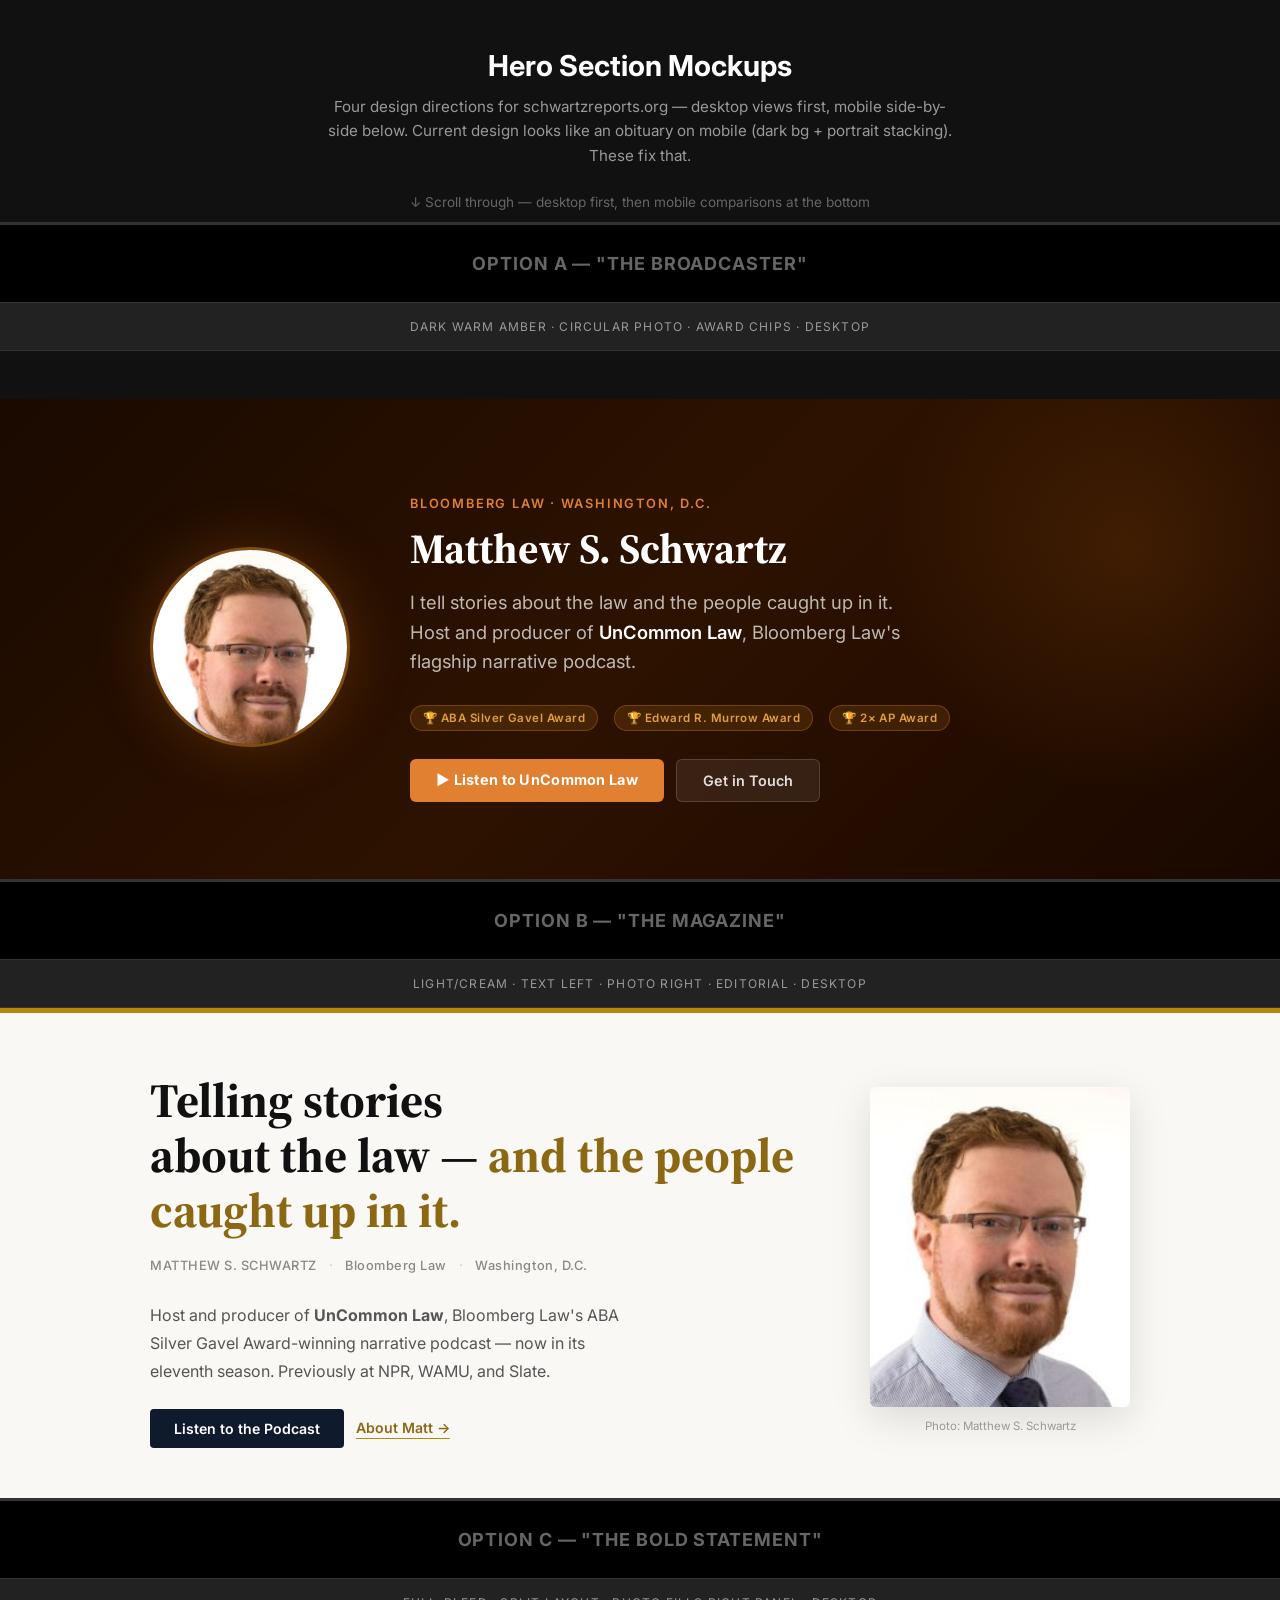
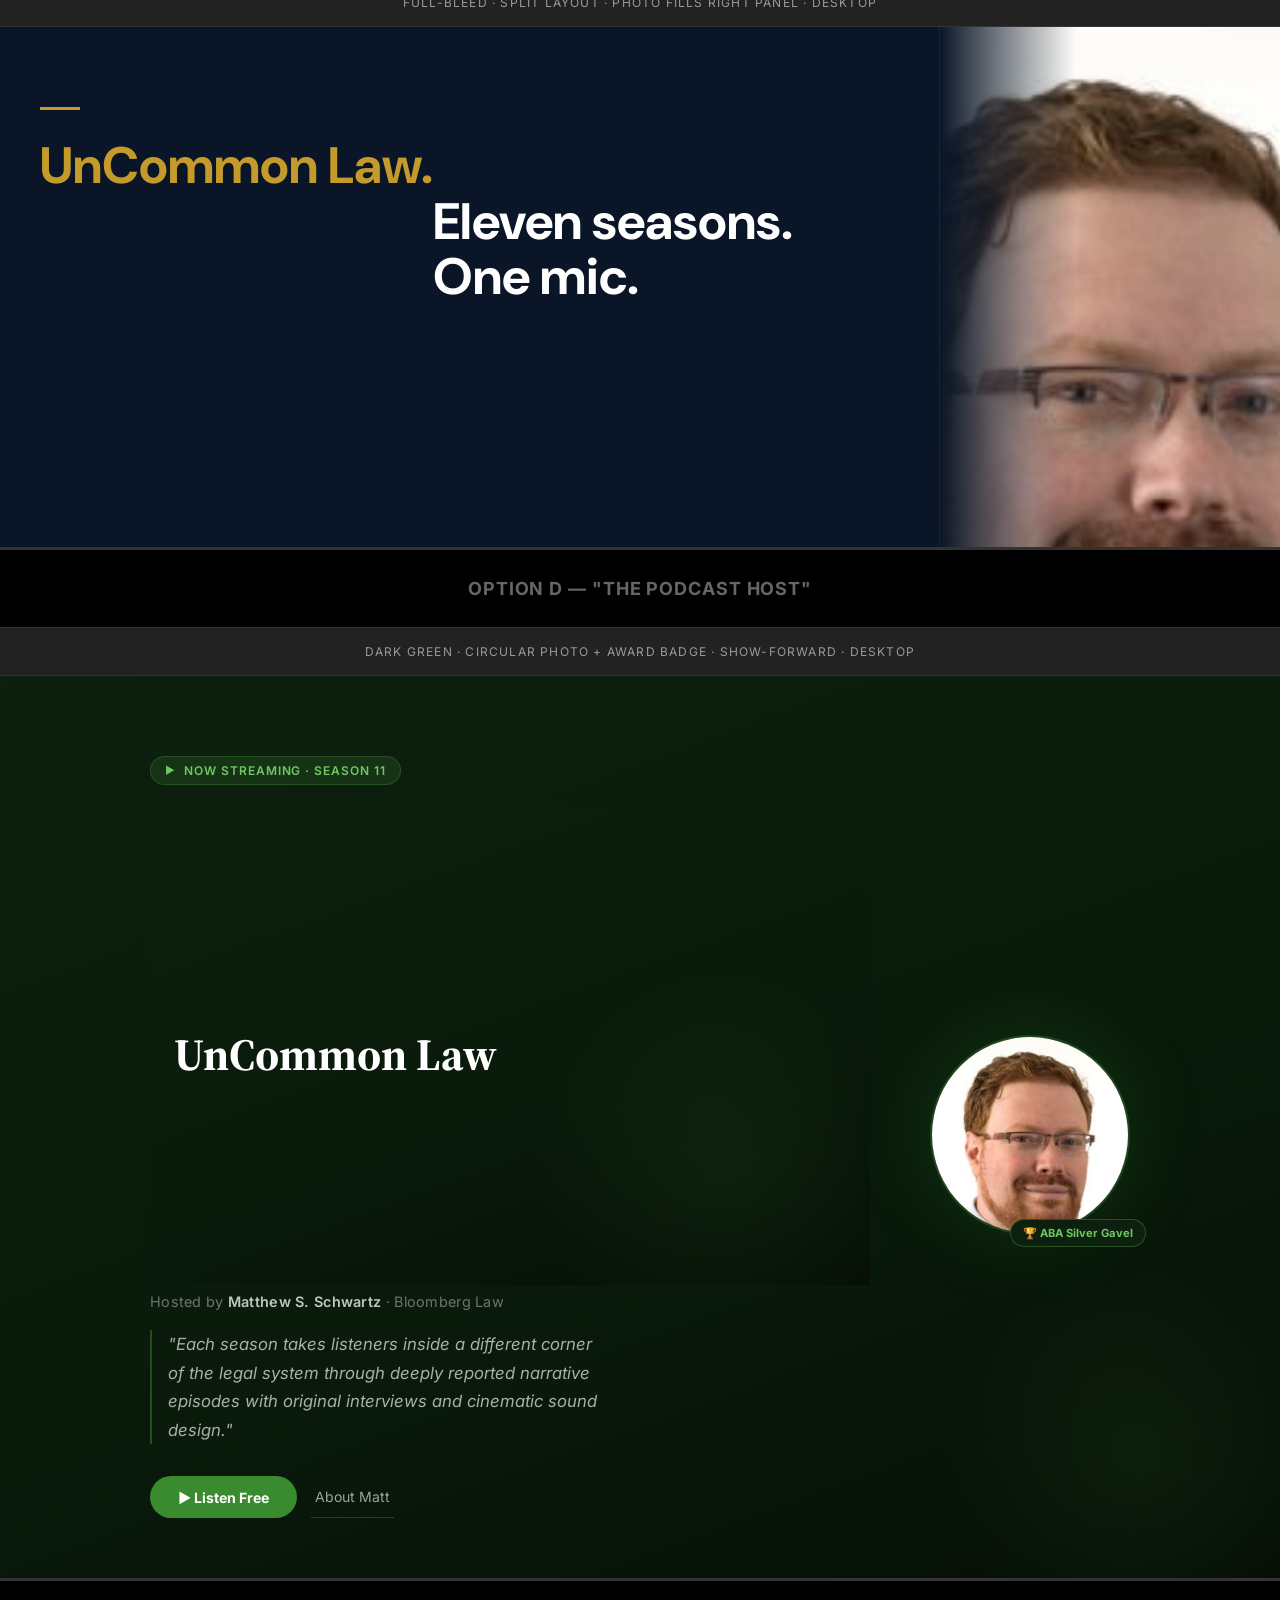
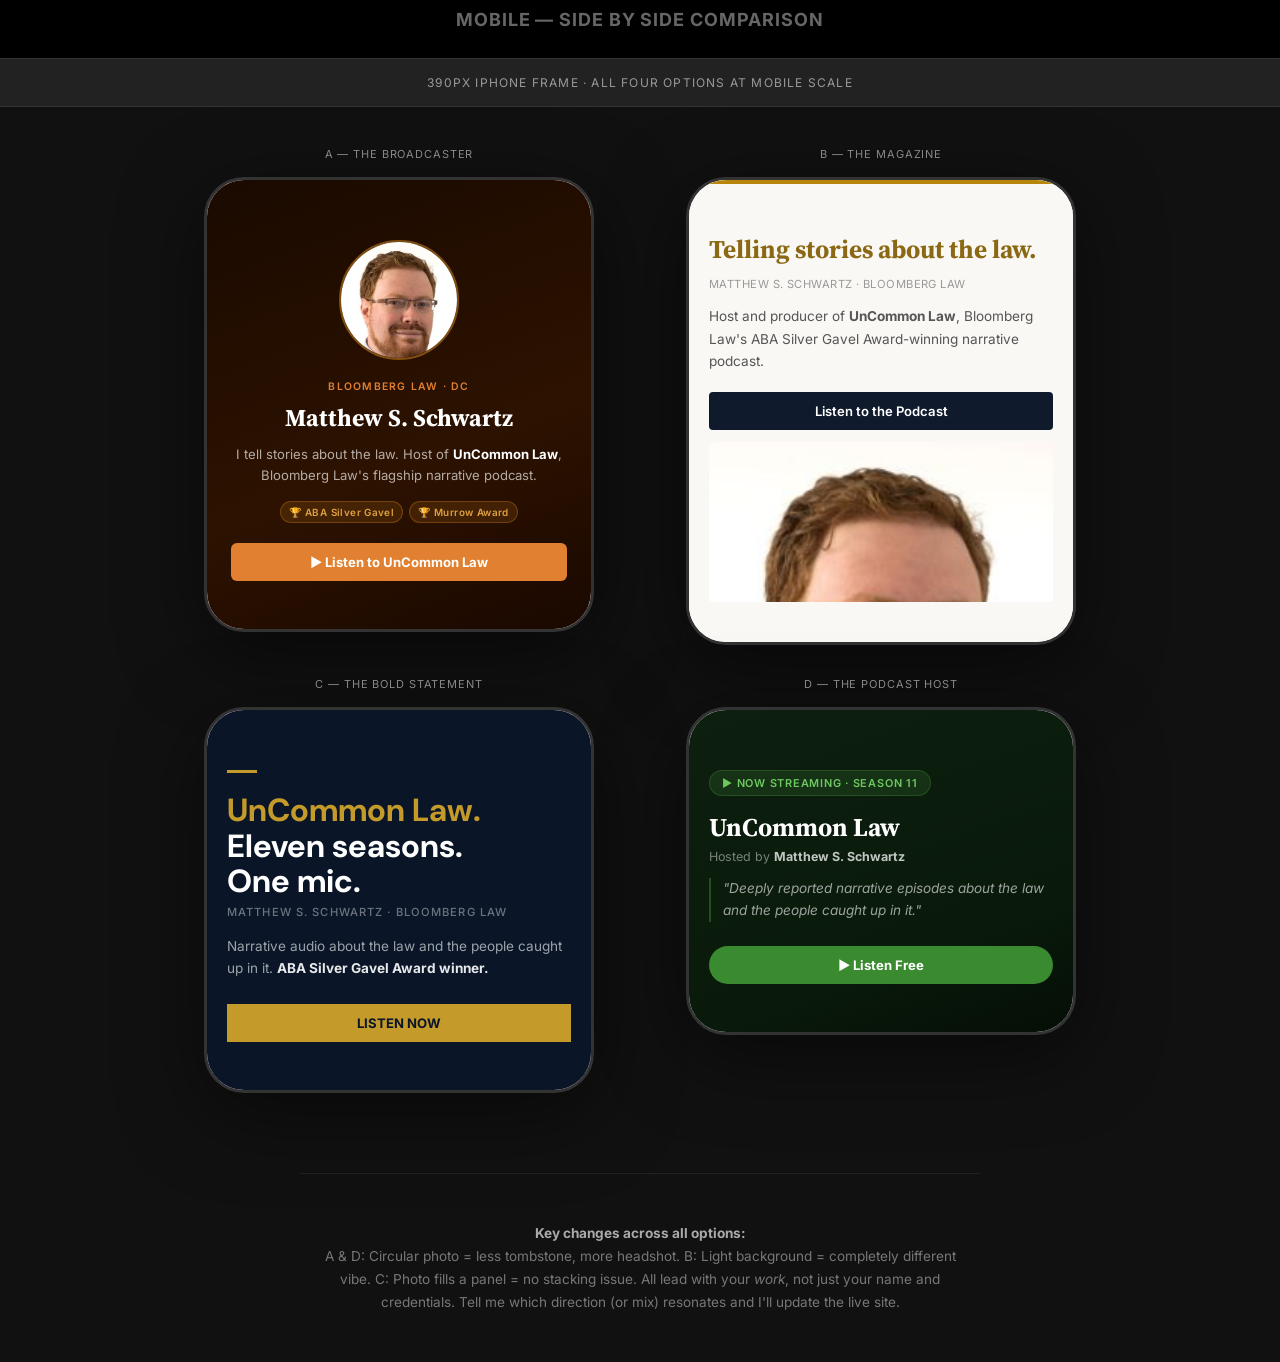
<file: mockups-v2.html>
<!DOCTYPE html>
<!-- saved from url=(0064)file:///Users/matt/claude/personal/schwartz-reports/mockups.html -->
<html lang="en"><head>
  <meta name="robots" content="noindex, nofollow" /><meta http-equiv="Content-Type" content="text/html; charset=UTF-8">

<meta name="viewport" content="width=device-width, initial-scale=1.0">
<title>Hero Mockups — schwartzreports.org</title>
<link rel="preconnect" href="https://fonts.googleapis.com/">
<link rel="preconnect" href="https://fonts.gstatic.com/" crossorigin="">
<link href="https://fonts.googleapis.com/css2?family=Source+Serif+4:wght@400;700&family=Inter:wght@400;600;700&family=DM+Sans:wght@400;500;700&display=swap" rel="stylesheet">
<style>
* { margin: 0; padding: 0; box-sizing: border-box; }
body { background: #111; font-family: 'Inter', sans-serif; color: #fff; }

.label {
  background: #222;
  color: #999;
  text-align: center;
  padding: 16px;
  font-size: 12px;
  letter-spacing: 0.1em;
  text-transform: uppercase;
  border-bottom: 1px solid #333;
  border-top: 1px solid #333;
}

.section-divider {
  background: #000;
  color: #666;
  text-align: center;
  padding: 28px;
  font-size: 18px;
  font-weight: 700;
  letter-spacing: 0.05em;
  border-top: 3px solid #333;
}

/* =============================================
   OPTION A — "THE BROADCASTER"
   Bold, warm, circular photo, conversational
   ============================================= */

.hero-a {
  background: linear-gradient(135deg, #1a0a00 0%, #2d1200 50%, #1a0800 100%);
  padding: 80px 24px 60px;
  position: relative;
  overflow: hidden;
  min-height: 480px;
  display: flex;
  align-items: center;
}

.hero-a::before {
  content: '';
  position: absolute;
  top: -100px;
  right: -100px;
  width: 500px;
  height: 500px;
  background: radial-gradient(circle, rgba(220,120,20,0.15) 0%, transparent 70%);
  pointer-events: none;
}

.hero-a-inner {
  max-width: 980px;
  margin: 0 auto;
  width: 100%;
  display: flex;
  align-items: center;
  gap: 60px;
}

.hero-a-photo {
  flex-shrink: 0;
  position: relative;
}

.hero-a-photo img {
  width: 200px;
  height: 200px;
  border-radius: 50%;
  object-fit: cover;
  object-position: center top;
  border: 3px solid rgba(220,140,30,0.5);
  box-shadow: 0 0 60px rgba(220,120,20,0.25);
}

.hero-a-text { flex: 1; }

.hero-a-eyebrow {
  font-size: 0.8rem;
  font-weight: 600;
  text-transform: uppercase;
  letter-spacing: 0.14em;
  color: #e08030;
  margin-bottom: 14px;
}

.hero-a h1 {
  font-family: 'Source Serif 4', serif;
  font-size: 2.6rem;
  font-weight: 700;
  line-height: 1.15;
  margin-bottom: 16px;
  color: #fff;
}

.hero-a-tagline {
  font-size: 1.15rem;
  color: rgba(255,255,255,0.7);
  line-height: 1.6;
  margin-bottom: 28px;
  max-width: 500px;
}

.hero-a-tagline em {
  color: #fff;
  font-style: normal;
  font-weight: 600;
}

.hero-a-awards {
  display: flex;
  gap: 16px;
  margin-bottom: 28px;
  flex-wrap: wrap;
}

.award-chip {
  background: rgba(220,140,30,0.15);
  border: 1px solid rgba(220,140,30,0.3);
  color: #e0a040;
  font-size: 0.72rem;
  font-weight: 600;
  padding: 5px 12px;
  border-radius: 20px;
  letter-spacing: 0.04em;
}

.hero-a-cta {
  display: flex;
  gap: 12px;
  flex-wrap: wrap;
}

.btn-a1 {
  background: #e08030;
  color: #fff;
  padding: 12px 26px;
  border-radius: 6px;
  text-decoration: none;
  font-weight: 700;
  font-size: 0.9rem;
  letter-spacing: 0.02em;
  transition: background 0.2s;
}

.btn-a2 {
  background: rgba(255,255,255,0.08);
  color: rgba(255,255,255,0.85);
  padding: 12px 26px;
  border-radius: 6px;
  text-decoration: none;
  font-weight: 600;
  font-size: 0.9rem;
  border: 1.5px solid rgba(255,255,255,0.15);
}

/* =============================================
   OPTION B — "THE MAGAZINE"
   Light, editorial, text-first, no stacking issue
   ============================================= */

.hero-b {
  background: #faf8f4;
  border-top: 5px solid #b8860b;
  padding: 60px 24px 50px;
  position: relative;
}

.hero-b-inner {
  max-width: 980px;
  margin: 0 auto;
  display: grid;
  grid-template-columns: 1fr 260px;
  gap: 60px;
  align-items: center;
}

.hero-b-headline {
  font-family: 'Source Serif 4', serif;
  font-size: 3rem;
  font-weight: 700;
  line-height: 1.15;
  color: #111;
  margin-bottom: 20px;
}

.hero-b-headline span {
  color: #8b6914;
}

.hero-b-sub {
  font-size: 1rem;
  color: #555;
  line-height: 1.75;
  margin-bottom: 24px;
  max-width: 480px;
}

.hero-b-meta {
  display: flex;
  align-items: center;
  gap: 12px;
  font-size: 0.8rem;
  color: #888;
  font-weight: 500;
  letter-spacing: 0.04em;
  margin-bottom: 28px;
}

.hero-b-meta-dot { color: #ccc; }

.hero-b-cta {
  display: flex;
  gap: 12px;
  align-items: center;
  flex-wrap: wrap;
}

.btn-b1 {
  background: #0f1b2d;
  color: #fff;
  padding: 11px 24px;
  border-radius: 4px;
  text-decoration: none;
  font-weight: 600;
  font-size: 0.88rem;
}

.btn-b2 {
  color: #8b6914;
  text-decoration: none;
  font-weight: 600;
  font-size: 0.88rem;
  border-bottom: 1.5px solid #b8860b;
  padding-bottom: 2px;
}

.hero-b-image-wrap {
  position: relative;
}

.hero-b-image-wrap img {
  width: 100%;
  height: 320px;
  object-fit: cover;
  object-position: center top;
  border-radius: 6px;
  box-shadow: 0 12px 40px rgba(0,0,0,0.12);
}

.hero-b-image-caption {
  font-size: 0.72rem;
  color: #999;
  text-align: center;
  margin-top: 8px;
}

/* =============================================
   OPTION C — "THE BOLD STATEMENT"
   Full-bleed text, split layout, dynamic feel
   ============================================= */

.hero-c {
  background: #0a1628;
  min-height: 520px;
  display: flex;
  align-items: stretch;
  overflow: hidden;
}

.hero-c-left {
  flex: 1;
  padding: 80px 56px 60px 40px;
  display: flex;
  flex-direction: column;
  justify-content: center;
  border-right: 1px solid rgba(255,255,255,0.06);
}

.hero-c-accent {
  width: 40px;
  height: 3px;
  background: #c49a2a;
  margin-bottom: 28px;
}

.hero-c h1 {
  font-family: 'DM Sans', sans-serif;
  font-size: 3.2rem;
  font-weight: 700;
  line-height: 1.08;
  color: #fff;
  margin-bottom: 8px;
}

.hero-c-name-line {
  color: #c49a2a;
}

.hero-c-role {
  font-size: 0.85rem;
  font-weight: 500;
  text-transform: uppercase;
  letter-spacing: 0.12em;
  color: rgba(255,255,255,0.45);
  margin-bottom: 24px;
}

.hero-c-body {
  font-size: 1rem;
  color: rgba(255,255,255,0.65);
  line-height: 1.7;
  max-width: 420px;
  margin-bottom: 36px;
}

.hero-c-body strong { color: rgba(255,255,255,0.9); }

.hero-c-links {
  display: flex;
  gap: 16px;
  flex-wrap: wrap;
}

.btn-c1 {
  background: #c49a2a;
  color: #0a1628;
  padding: 12px 28px;
  text-decoration: none;
  font-weight: 700;
  font-size: 0.88rem;
  letter-spacing: 0.03em;
}

.btn-c2 {
  color: rgba(255,255,255,0.7);
  text-decoration: none;
  font-size: 0.88rem;
  padding: 12px 0;
  border-bottom: 1.5px solid rgba(255,255,255,0.2);
  letter-spacing: 0.03em;
}

.hero-c-right {
  width: 340px;
  flex-shrink: 0;
  position: relative;
  overflow: hidden;
}

.hero-c-right img {
  width: 100%;
  height: 100%;
  object-fit: cover;
  object-position: center top;
  filter: grayscale(30%);
}

.hero-c-right-overlay {
  position: absolute;
  inset: 0;
  background: linear-gradient(to right, #0a1628 0%, transparent 40%);
  pointer-events: none;
}

/* =============================================
   OPTION D — "THE PODCAST HOST"
   Audio-first framing, show-not-tell approach
   ============================================= */

.hero-d {
  background: linear-gradient(160deg, #0d1f0f 0%, #091a0b 60%, #050e06 100%);
  padding: 80px 24px 60px;
  min-height: 480px;
  display: flex;
  align-items: center;
  position: relative;
  overflow: hidden;
}

.hero-d::after {
  content: '';
  position: absolute;
  bottom: -80px;
  right: -60px;
  width: 400px;
  height: 400px;
  background: radial-gradient(circle, rgba(100,200,80,0.07) 0%, transparent 70%);
  pointer-events: none;
}

.hero-d-inner {
  max-width: 980px;
  margin: 0 auto;
  width: 100%;
  display: flex;
  gap: 60px;
  align-items: center;
}

.hero-d-text { flex: 1; }

.hero-d-kicker {
  display: inline-flex;
  align-items: center;
  gap: 8px;
  background: rgba(100,200,80,0.12);
  border: 1px solid rgba(100,200,80,0.2);
  border-radius: 20px;
  padding: 6px 14px;
  font-size: 0.75rem;
  font-weight: 600;
  color: #6ec860;
  text-transform: uppercase;
  letter-spacing: 0.08em;
  margin-bottom: 20px;
}

.hero-d-kicker::before {
  content: '▶';
  font-size: 0.65rem;
}

.hero-d h1 {
  font-family: 'Source Serif 4', serif;
  font-size: 2.8rem;
  font-weight: 700;
  line-height: 1.15;
  color: #fff;
  margin-bottom: 8px;
}

.hero-d-by {
  font-size: 0.9rem;
  color: rgba(255,255,255,0.4);
  font-weight: 400;
  margin-bottom: 20px;
  letter-spacing: 0.02em;
}

.hero-d-by strong {
  color: rgba(255,255,255,0.75);
  font-weight: 600;
}

.hero-d-quote {
  font-size: 1.05rem;
  color: rgba(255,255,255,0.65);
  line-height: 1.7;
  max-width: 460px;
  margin-bottom: 32px;
  font-style: italic;
  border-left: 2px solid rgba(100,200,80,0.3);
  padding-left: 16px;
}

.hero-d-cta {
  display: flex;
  gap: 14px;
  flex-wrap: wrap;
}

.btn-d1 {
  background: #3a8a30;
  color: #fff;
  padding: 12px 28px;
  border-radius: 50px;
  text-decoration: none;
  font-weight: 700;
  font-size: 0.88rem;
  display: inline-flex;
  align-items: center;
  gap: 8px;
}

.btn-d2 {
  color: rgba(255,255,255,0.6);
  text-decoration: none;
  font-size: 0.88rem;
  padding: 12px 4px;
  border-bottom: 1.5px solid rgba(255,255,255,0.15);
}

.hero-d-photo {
  flex-shrink: 0;
  position: relative;
}

.hero-d-photo img {
  width: 200px;
  height: 200px;
  border-radius: 50%;
  object-fit: cover;
  object-position: center top;
  border: 2px solid rgba(100,200,80,0.25);
  box-shadow: 0 0 80px rgba(50,150,40,0.2);
}

.hero-d-award-badge {
  position: absolute;
  bottom: -8px;
  right: -16px;
  background: #0d1f0f;
  border: 1.5px solid rgba(100,200,80,0.3);
  border-radius: 50px;
  padding: 6px 12px;
  font-size: 0.7rem;
  font-weight: 700;
  color: #6ec860;
  white-space: nowrap;
}

/* ============================================
   MOBILE VIEWS
   ============================================ */

.mobile-frame {
  width: 390px;
  margin: 0 auto;
  background: #fff;
  border: 3px solid #333;
  border-radius: 40px;
  overflow: hidden;
  box-shadow: 0 20px 80px rgba(0,0,0,0.5);
}

.mobile-grid {
  display: grid;
  grid-template-columns: 1fr 1fr;
  gap: 32px;
  max-width: 980px;
  margin: 0 auto;
  padding: 40px 24px;
  align-items: start;
}

.mobile-label {
  text-align: center;
  color: #888;
  font-size: 11px;
  letter-spacing: 0.08em;
  text-transform: uppercase;
  margin-bottom: 16px;
}

/* Mobile hero A */
.mobile-a {
  background: linear-gradient(160deg, #1a0a00, #2d1200 60%, #1a0800);
  padding: 60px 24px 40px;
  text-align: center;
}

.mobile-a-photo img {
  width: 120px;
  height: 120px;
  border-radius: 50%;
  object-fit: cover;
  object-position: center top;
  border: 2px solid rgba(220,140,30,0.5);
  margin-bottom: 16px;
}

.mobile-a-eyebrow {
  font-size: 0.65rem;
  font-weight: 600;
  text-transform: uppercase;
  letter-spacing: 0.12em;
  color: #e08030;
  margin-bottom: 8px;
}

.mobile-a h2 {
  font-family: 'Source Serif 4', serif;
  font-size: 1.5rem;
  color: #fff;
  margin-bottom: 10px;
}

.mobile-a-sub {
  font-size: 0.82rem;
  color: rgba(255,255,255,0.65);
  line-height: 1.55;
  margin-bottom: 16px;
}

.mobile-a-awards {
  display: flex;
  gap: 6px;
  justify-content: center;
  flex-wrap: wrap;
  margin-bottom: 20px;
}

.mobile-a .award-chip {
  font-size: 0.62rem;
  padding: 4px 8px;
}

.mobile-a-btn {
  display: block;
  background: #e08030;
  color: #fff;
  padding: 11px 20px;
  border-radius: 6px;
  text-decoration: none;
  font-weight: 700;
  font-size: 0.82rem;
  text-align: center;
  margin-bottom: 8px;
}

/* Mobile hero B */
.mobile-b {
  background: #faf8f4;
  border-top: 4px solid #b8860b;
  padding: 50px 20px 36px;
}

.mobile-b h2 {
  font-family: 'Source Serif 4', serif;
  font-size: 1.6rem;
  line-height: 1.2;
  color: #111;
  margin-bottom: 12px;
}

.mobile-b h2 span { color: #8b6914; }

.mobile-b-meta {
  font-size: 0.7rem;
  color: #999;
  letter-spacing: 0.04em;
  margin-bottom: 14px;
}

.mobile-b-sub {
  font-size: 0.85rem;
  color: #555;
  line-height: 1.65;
  margin-bottom: 20px;
}

.mobile-b-btn {
  display: block;
  background: #0f1b2d;
  color: #fff;
  padding: 11px 20px;
  border-radius: 4px;
  text-decoration: none;
  font-weight: 600;
  font-size: 0.82rem;
  text-align: center;
  margin-bottom: 12px;
}

.mobile-b img {
  width: 100%;
  height: 160px;
  object-fit: cover;
  object-position: center top;
  border-radius: 4px;
}

/* Mobile hero C */
.mobile-c {
  background: #0a1628;
  padding: 60px 20px 40px;
}

.mobile-c-accent {
  width: 30px;
  height: 3px;
  background: #c49a2a;
  margin-bottom: 20px;
}

.mobile-c h2 {
  font-family: 'DM Sans', sans-serif;
  font-size: 2rem;
  font-weight: 700;
  color: #fff;
  line-height: 1.1;
  margin-bottom: 6px;
}

.mobile-c h2 span { color: #c49a2a; }

.mobile-c-role {
  font-size: 0.7rem;
  font-weight: 500;
  text-transform: uppercase;
  letter-spacing: 0.1em;
  color: rgba(255,255,255,0.4);
  margin-bottom: 16px;
}

.mobile-c-sub {
  font-size: 0.85rem;
  color: rgba(255,255,255,0.6);
  line-height: 1.65;
  margin-bottom: 24px;
}

.mobile-c-sub strong { color: rgba(255,255,255,0.9); }

.mobile-c-btn {
  display: block;
  background: #c49a2a;
  color: #0a1628;
  padding: 11px 20px;
  text-decoration: none;
  font-weight: 700;
  font-size: 0.82rem;
  text-align: center;
  margin-bottom: 8px;
}

/* Mobile hero D */
.mobile-d {
  background: linear-gradient(160deg, #0d1f0f, #091a0b 70%, #050e06);
  padding: 60px 20px 40px;
}

.mobile-d-kicker {
  display: inline-flex;
  align-items: center;
  gap: 6px;
  background: rgba(100,200,80,0.12);
  border: 1px solid rgba(100,200,80,0.2);
  border-radius: 20px;
  padding: 5px 12px;
  font-size: 0.68rem;
  font-weight: 600;
  color: #6ec860;
  text-transform: uppercase;
  letter-spacing: 0.07em;
  margin-bottom: 16px;
}

.mobile-d h2 {
  font-family: 'Source Serif 4', serif;
  font-size: 1.6rem;
  font-weight: 700;
  color: #fff;
  margin-bottom: 6px;
  line-height: 1.2;
}

.mobile-d-by {
  font-size: 0.78rem;
  color: rgba(255,255,255,0.45);
  margin-bottom: 14px;
}

.mobile-d-by strong { color: rgba(255,255,255,0.75); }

.mobile-d-quote {
  font-size: 0.85rem;
  font-style: italic;
  color: rgba(255,255,255,0.6);
  line-height: 1.6;
  border-left: 2px solid rgba(100,200,80,0.3);
  padding-left: 12px;
  margin-bottom: 24px;
}

.mobile-d-btn {
  display: block;
  background: #3a8a30;
  color: #fff;
  padding: 11px 20px;
  border-radius: 50px;
  text-decoration: none;
  font-weight: 700;
  font-size: 0.82rem;
  text-align: center;
  margin-bottom: 8px;
}

/* Intro */
.intro {
  max-width: 680px;
  margin: 0 auto;
  padding: 48px 24px 0;
  text-align: center;
}

.intro h1 {
  font-size: 1.8rem;
  font-weight: 700;
  margin-bottom: 12px;
  color: #fff;
}

.intro p {
  color: #999;
  font-size: 0.95rem;
  line-height: 1.6;
  margin-bottom: 8px;
}

@media (max-width: 700px) {
  .mobile-grid {
    grid-template-columns: 1fr;
  }
  .mobile-frame {
    width: 100%;
    border-radius: 16px;
  }
  .hero-c {
    flex-direction: column;
  }
  .hero-c-right {
    width: 100%;
    height: 280px;
  }
  .hero-a-inner, .hero-b-inner, .hero-d-inner {
    flex-direction: column;
    text-align: center;
  }
  .hero-b-inner {
    grid-template-columns: 1fr;
  }
  .hero-b-image-wrap { order: -1; }
}
</style>
</head>
<body>

<div class="intro">
  <h1>Hero Section Mockups</h1>
  <p>Four design directions for schwartzreports.org — desktop views first, mobile side-by-side below. Current design looks like an obituary on mobile (dark bg + portrait stacking). These fix that.</p>
  <p style="color: #666; font-size: 0.85rem; margin-top: 24px;">↓ Scroll through — desktop first, then mobile comparisons at the bottom</p>
</div>

<!-- ============ OPTION A — THE BROADCASTER ============ -->
<div class="section-divider">OPTION A — "THE BROADCASTER"</div>
<div class="label">DARK WARM AMBER · CIRCULAR PHOTO · AWARD CHIPS · DESKTOP</div>
<div style="padding: 48px 0 0;">
  <div class="hero-a">
    <div class="hero-a-inner">
      <div class="hero-a-photo">
        <img src="./headshot.jpg" alt="Matthew Schwartz">
      </div>
      <div class="hero-a-text">
        <p class="hero-a-eyebrow">Bloomberg Law · Washington, D.C.</p>
        <h1>Matthew S. Schwartz</h1>
        <p class="hero-a-tagline">I tell stories about the law and the people caught up in it. Host and producer of <em>UnCommon Law</em>, Bloomberg Law's flagship narrative podcast.</p>
        <div class="hero-a-awards">
          <span class="award-chip">🏆 ABA Silver Gavel Award</span>
          <span class="award-chip">🏆 Edward R. Murrow Award</span>
          <span class="award-chip">🏆 2× AP Award</span>
        </div>
        <div class="hero-a-cta">
          <a href="file:///Users/matt/claude/personal/schwartz-reports/mockups.html#" class="btn-a1">▶ Listen to UnCommon Law</a>
          <a href="file:///Users/matt/claude/personal/schwartz-reports/mockups.html#" class="btn-a2">Get in Touch</a>
        </div>
      </div>
    </div>
  </div>
</div>

<!-- ============ OPTION B — THE MAGAZINE ============ -->
<div class="section-divider">OPTION B — "THE MAGAZINE"</div>
<div class="label">LIGHT/CREAM · TEXT LEFT · PHOTO RIGHT · EDITORIAL · DESKTOP</div>
<div style="padding: 0;">
  <div class="hero-b">
    <div class="hero-b-inner">
      <div>
        <h1 class="hero-b-headline">Telling stories<br>about the law — <span>and the people<br>caught up in it.</span></h1>
        <div class="hero-b-meta">
          <span>MATTHEW S. SCHWARTZ</span>
          <span class="hero-b-meta-dot">·</span>
          <span>Bloomberg Law</span>
          <span class="hero-b-meta-dot">·</span>
          <span>Washington, D.C.</span>
        </div>
        <p class="hero-b-sub">Host and producer of <strong>UnCommon Law</strong>, Bloomberg Law's ABA Silver Gavel Award-winning narrative podcast — now in its eleventh season. Previously at NPR, WAMU, and Slate.</p>
        <div class="hero-b-cta">
          <a href="file:///Users/matt/claude/personal/schwartz-reports/mockups.html#" class="btn-b1">Listen to the Podcast</a>
          <a href="file:///Users/matt/claude/personal/schwartz-reports/mockups.html#" class="btn-b2">About Matt →</a>
        </div>
      </div>
      <div class="hero-b-image-wrap">
        <img src="./headshot.jpg" alt="Matthew Schwartz">
        <p class="hero-b-image-caption">Photo: Matthew S. Schwartz</p>
      </div>
    </div>
  </div>
</div>

<!-- ============ OPTION C — THE BOLD STATEMENT ============ -->
<div class="section-divider">OPTION C — "THE BOLD STATEMENT"</div>
<div class="label">FULL-BLEED · SPLIT LAYOUT · PHOTO FILLS RIGHT PANEL · DESKTOP</div>
<div style="padding: 0; max-height: 520px; overflow: hidden;">
  <div class="hero-c">
    <div class="hero-c-left">
      <div class="hero-c-accent"></div>
      <h1 class="hero-c">
        <span class="hero-c-name-line">UnCommon Law.</span><br>
        Eleven seasons.<br>
        One mic.
      </h1>
      <p class="hero-c-role">Matthew S. Schwartz · Bloomberg Law</p>
      <p class="hero-c-body">A narrative podcast about the law and the people caught up in it. <strong>ABA Silver Gavel Award winner.</strong> Featuring original interviews, archival audio, and cinematic sound design.</p>
      <div class="hero-c-links">
        <a href="file:///Users/matt/claude/personal/schwartz-reports/mockups.html#" class="btn-c1">LISTEN NOW</a>
        <a href="file:///Users/matt/claude/personal/schwartz-reports/mockups.html#" class="btn-c2">About the show →</a>
      </div>
    </div>
    <div class="hero-c-right">
      <img src="./headshot.jpg" alt="Matthew Schwartz">
      <div class="hero-c-right-overlay"></div>
    </div>
  </div>
</div>

<!-- ============ OPTION D — THE PODCAST HOST ============ -->
<div class="section-divider">OPTION D — "THE PODCAST HOST"</div>
<div class="label">DARK GREEN · CIRCULAR PHOTO + AWARD BADGE · SHOW-FORWARD · DESKTOP</div>
<div style="padding: 0;">
  <div class="hero-d">
    <div class="hero-d-inner">
      <div class="hero-d-text">
        <span class="hero-d-kicker">Now Streaming · Season 11</span>
        <h1 class="hero-d">UnCommon Law</h1>
        <p class="hero-d-by">Hosted by <strong>Matthew S. Schwartz</strong> · Bloomberg Law</p>
        <p class="hero-d-quote">"Each season takes listeners inside a different corner of the legal system through deeply reported narrative episodes with original interviews and cinematic sound design."</p>
        <div class="hero-d-cta">
          <a href="file:///Users/matt/claude/personal/schwartz-reports/mockups.html#" class="btn-d1">▶ Listen Free</a>
          <a href="file:///Users/matt/claude/personal/schwartz-reports/mockups.html#" class="btn-d2">About Matt</a>
        </div>
      </div>
      <div class="hero-d-photo">
        <img src="./headshot.jpg" alt="Matthew Schwartz">
        <span class="hero-d-award-badge">🏆 ABA Silver Gavel</span>
      </div>
    </div>
  </div>
</div>

<!-- ============ MOBILE VIEWS ============ -->
<div class="section-divider" style="margin-top: 0;">MOBILE — SIDE BY SIDE COMPARISON</div>
<div class="label">390px iPhone frame · All four options at mobile scale</div>

<div class="mobile-grid">

  <!-- Mobile A -->
  <div>
    <div class="mobile-label">A — THE BROADCASTER</div>
    <div class="mobile-frame">
      <div class="mobile-a">
        <div class="mobile-a-photo">
          <img src="./headshot.jpg" alt="">
        </div>
        <p class="mobile-a-eyebrow">Bloomberg Law · DC</p>
        <h2>Matthew S. Schwartz</h2>
        <p class="mobile-a-sub">I tell stories about the law. Host of <strong style="color:#fff;">UnCommon Law</strong>, Bloomberg Law's flagship narrative podcast.</p>
        <div class="mobile-a-awards">
          <span class="award-chip">🏆 ABA Silver Gavel</span>
          <span class="award-chip">🏆 Murrow Award</span>
        </div>
        <a href="file:///Users/matt/claude/personal/schwartz-reports/mockups.html#" class="mobile-a-btn">▶ Listen to UnCommon Law</a>
      </div>
    </div>
  </div>

  <!-- Mobile B -->
  <div>
    <div class="mobile-label">B — THE MAGAZINE</div>
    <div class="mobile-frame">
      <div class="mobile-b">
        <h2><span>Telling stories about the law.</span></h2>
        <p class="mobile-b-meta">MATTHEW S. SCHWARTZ · BLOOMBERG LAW</p>
        <p class="mobile-b-sub">Host and producer of <strong>UnCommon Law</strong>, Bloomberg Law's ABA Silver Gavel Award-winning narrative podcast.</p>
        <a href="file:///Users/matt/claude/personal/schwartz-reports/mockups.html#" class="mobile-b-btn">Listen to the Podcast</a>
        <img src="./headshot.jpg" alt="">
      </div>
    </div>
  </div>

  <!-- Mobile C -->
  <div>
    <div class="mobile-label">C — THE BOLD STATEMENT</div>
    <div class="mobile-frame">
      <div class="mobile-c">
        <div class="mobile-c-accent"></div>
        <h2><span>UnCommon Law.</span><br>Eleven seasons.<br>One mic.</h2>
        <p class="mobile-c-role">Matthew S. Schwartz · Bloomberg Law</p>
        <p class="mobile-c-sub">Narrative audio about the law and the people caught up in it. <strong>ABA Silver Gavel Award winner.</strong></p>
        <a href="file:///Users/matt/claude/personal/schwartz-reports/mockups.html#" class="mobile-c-btn">LISTEN NOW</a>
      </div>
    </div>
  </div>

  <!-- Mobile D -->
  <div>
    <div class="mobile-label">D — THE PODCAST HOST</div>
    <div class="mobile-frame">
      <div class="mobile-d">
        <div class="mobile-d-kicker">▶ Now Streaming · Season 11</div>
        <h2>UnCommon Law</h2>
        <p class="mobile-d-by">Hosted by <strong>Matthew S. Schwartz</strong></p>
        <p class="mobile-d-quote">"Deeply reported narrative episodes about the law and the people caught up in it."</p>
        <a href="file:///Users/matt/claude/personal/schwartz-reports/mockups.html#" class="mobile-d-btn">▶ Listen Free</a>
      </div>
    </div>
  </div>

</div>

<div style="padding: 48px 24px; max-width: 680px; margin: 0 auto; color: #777; font-size: 0.85rem; line-height: 1.7; text-align: center; border-top: 1px solid #222; margin-top: 40px;">
  <p><strong style="color:#aaa;">Key changes across all options:</strong></p>
  <p>A &amp; D: Circular photo = less tombstone, more headshot. B: Light background = completely different vibe. C: Photo fills a panel = no stacking issue. All lead with your <em>work</em>, not just your name and credentials. Tell me which direction (or mix) resonates and I'll update the live site.</p>
</div>



</body></html>
</file>
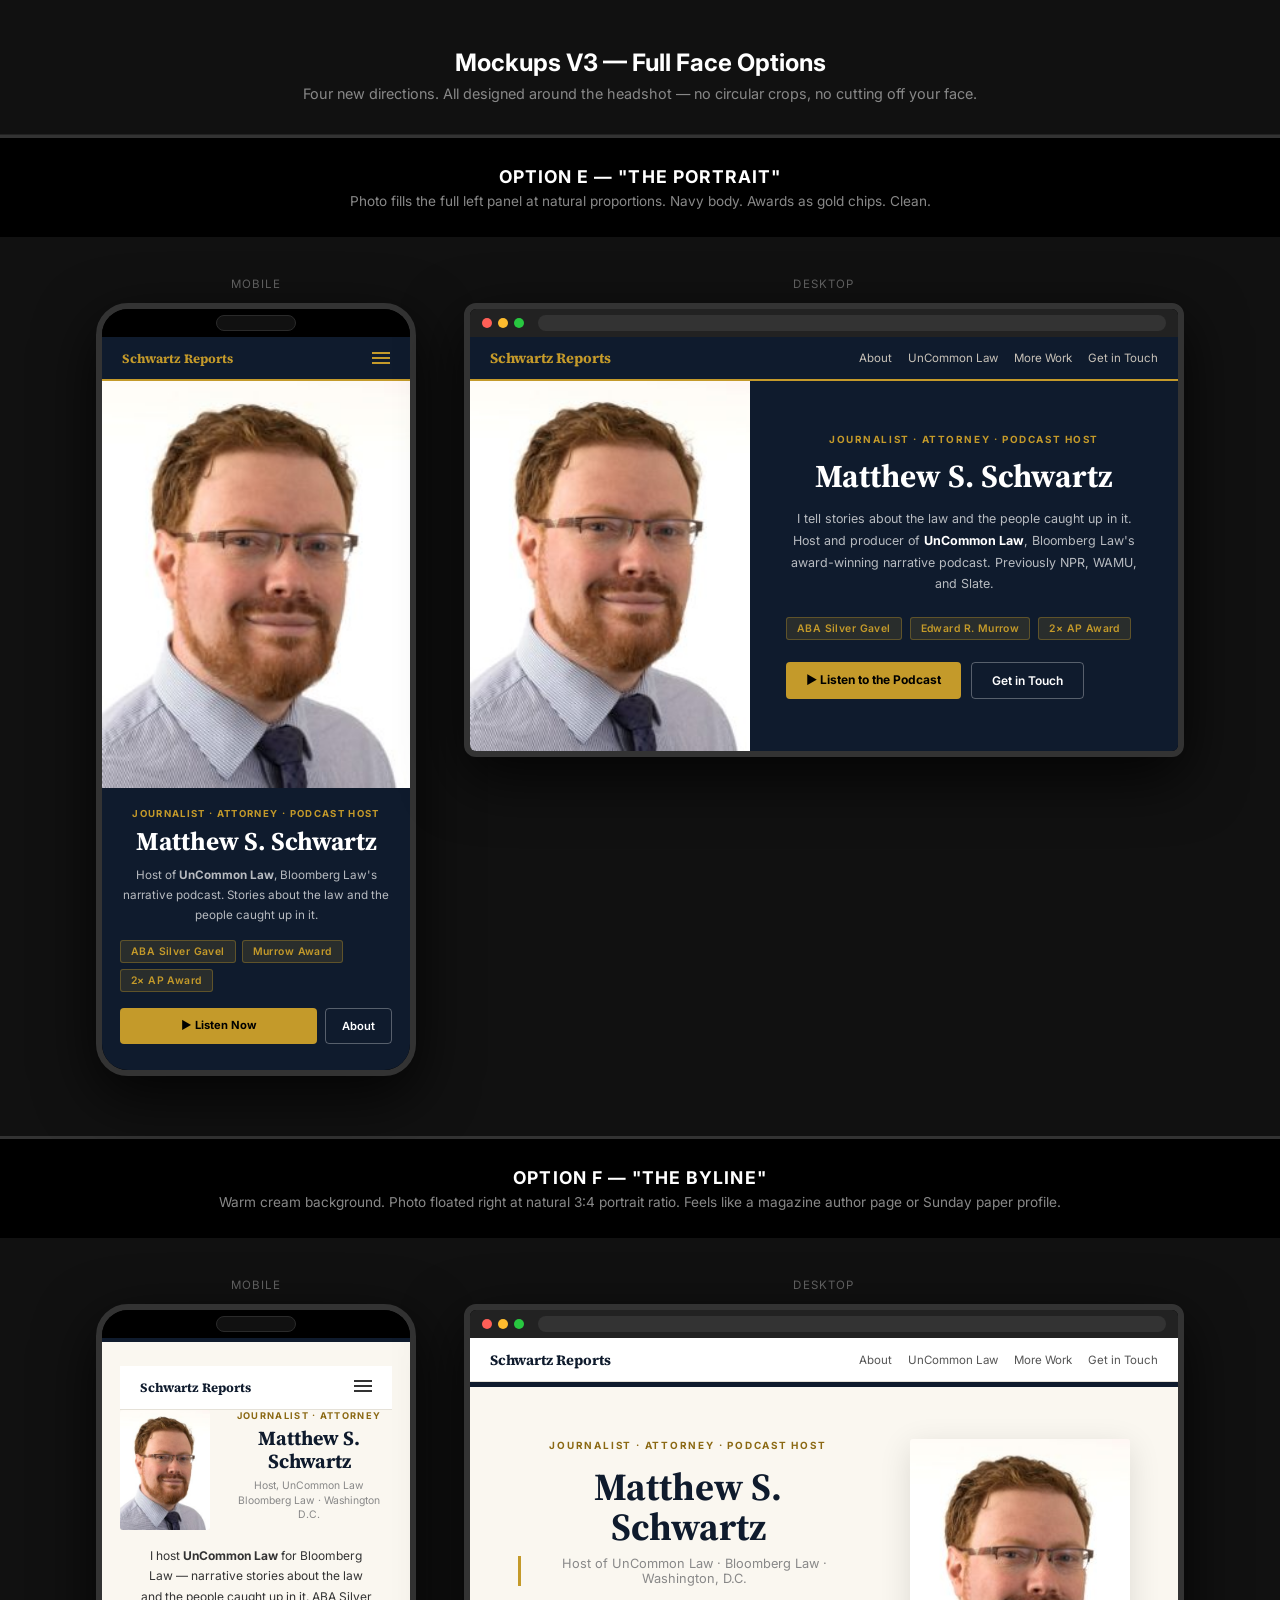
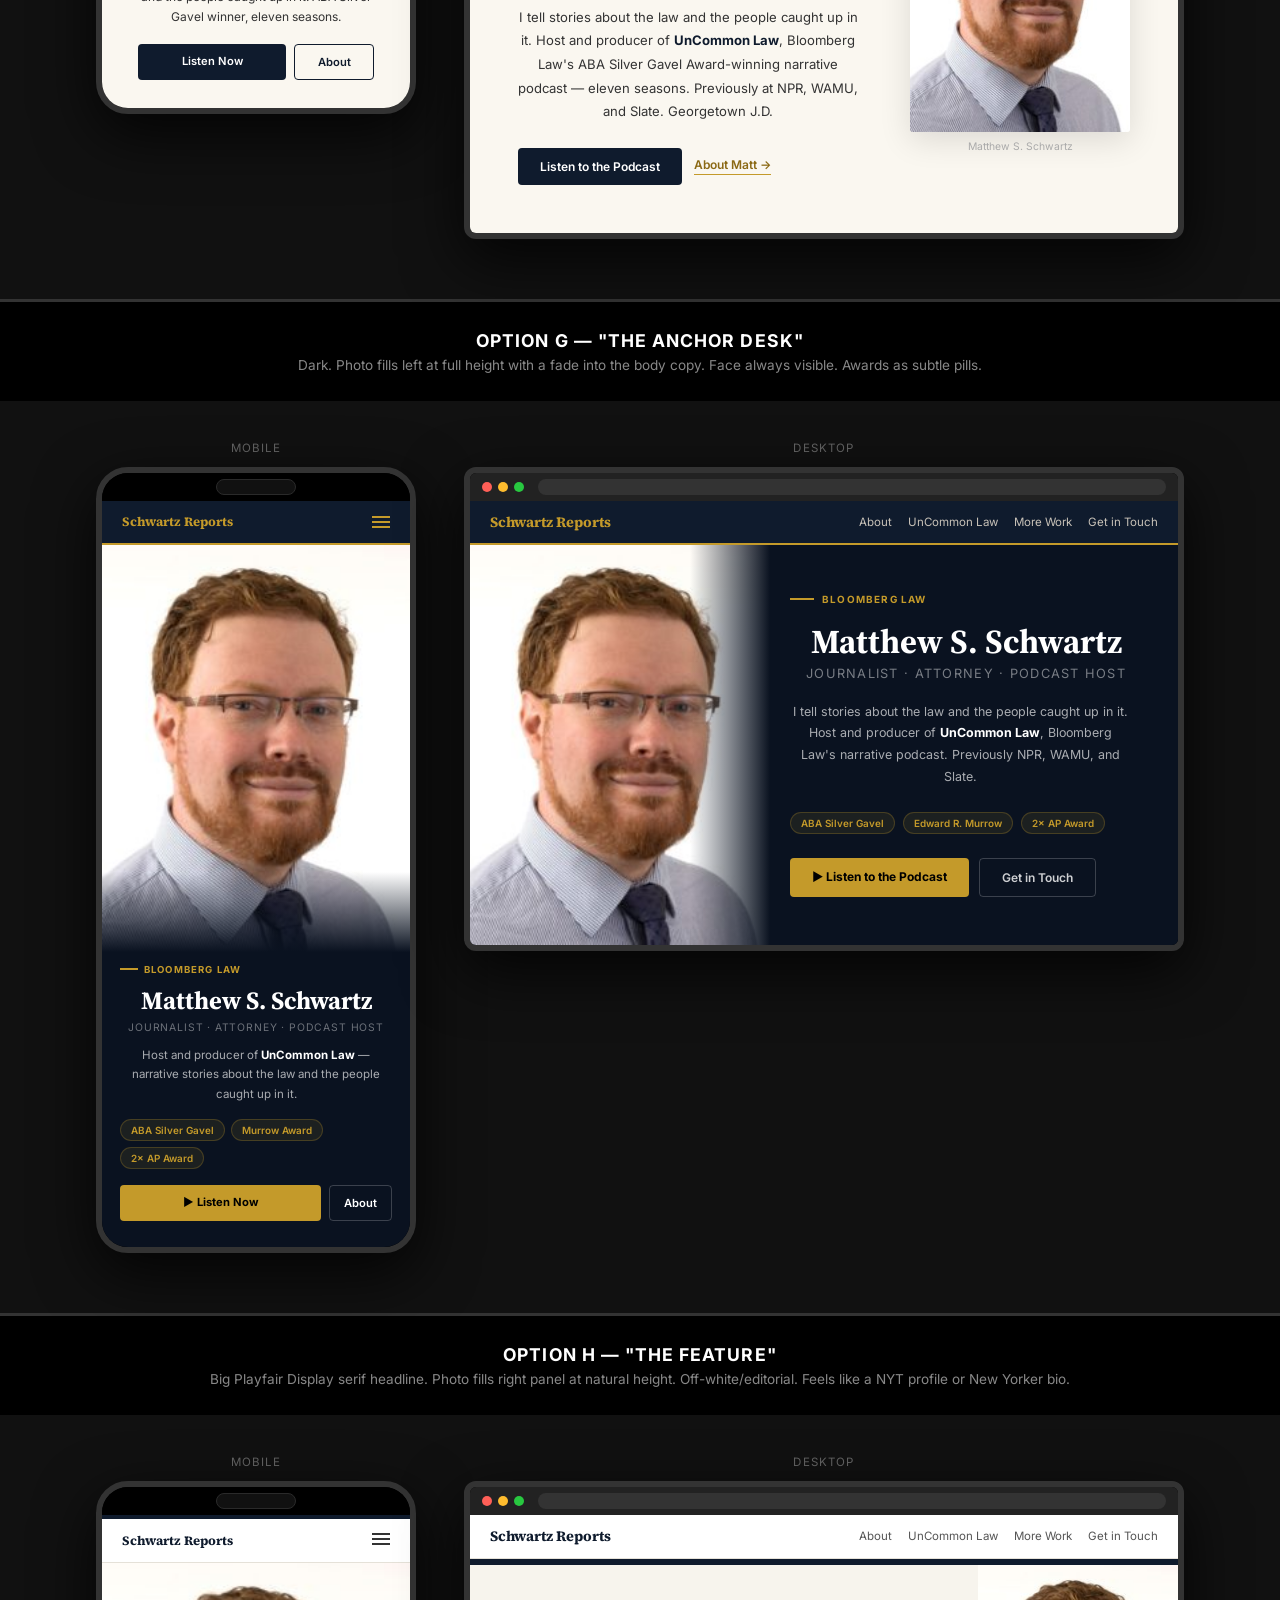
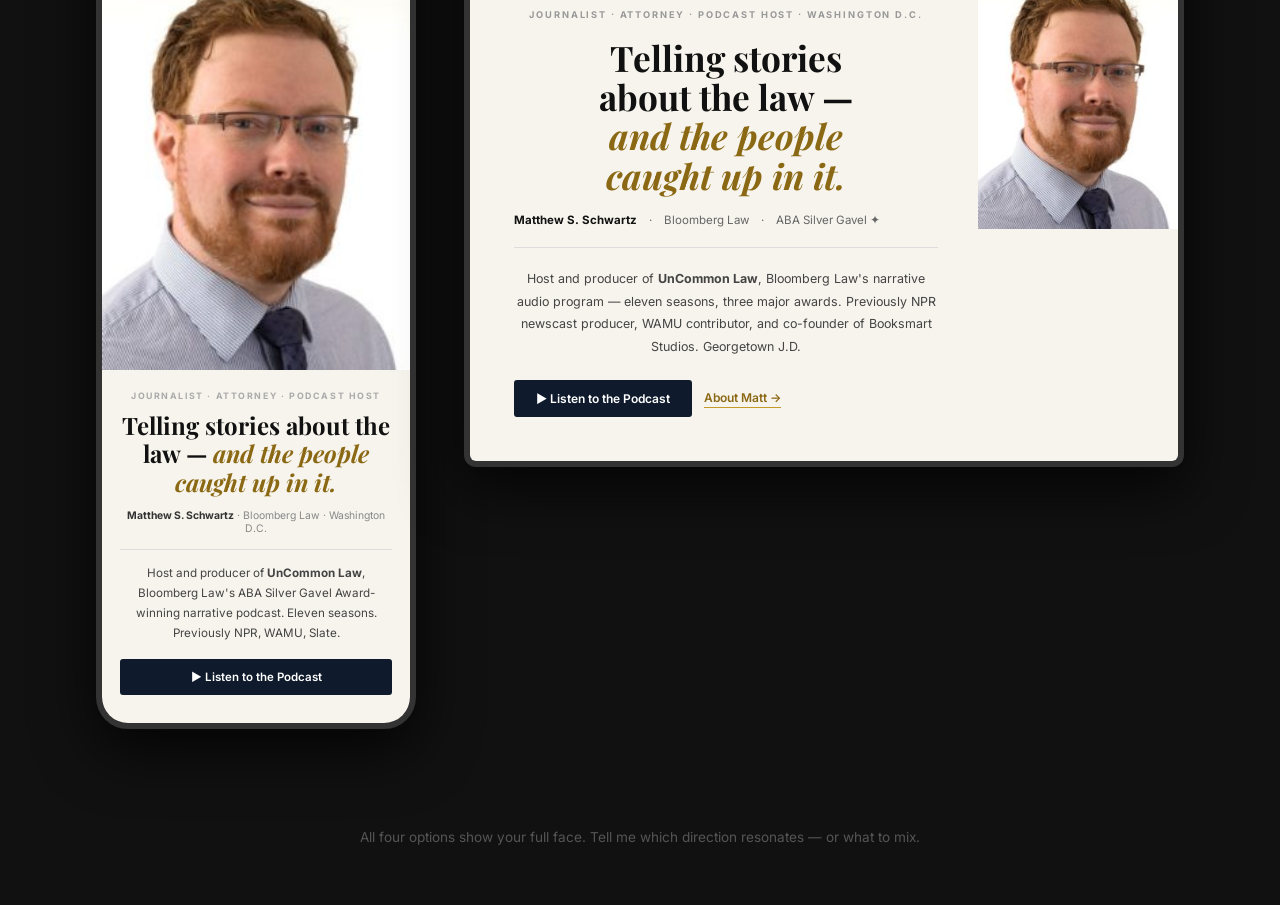
<file: mockups-v3.html>
<!DOCTYPE html>
<html lang="en">
<head>
  <meta name="robots" content="noindex, nofollow" />
<meta charset="UTF-8">
<meta name="viewport" content="width=device-width, initial-scale=1.0">
<title>Mockups V3 — schwartzreports.org</title>
<link rel="preconnect" href="https://fonts.googleapis.com">
<link rel="preconnect" href="https://fonts.gstatic.com" crossorigin>
<link href="https://fonts.googleapis.com/css2?family=Source+Serif+4:ital,wght@0,400;0,600;0,700;1,400&family=Inter:wght@400;500;600;700&family=Playfair+Display:wght@700;900&display=swap" rel="stylesheet">
<style>
* { margin: 0; padding: 0; box-sizing: border-box; }
body { background: #111; font-family: 'Inter', sans-serif; color: #fff; }

.page-header {
  text-align: center;
  padding: 48px 24px 32px;
  border-bottom: 1px solid #222;
  margin-bottom: 0;
}
.page-header h1 { font-size: 1.5rem; font-weight: 700; margin-bottom: 8px; }
.page-header p { color: #888; font-size: 0.9rem; }

.divider {
  background: #000;
  border-top: 3px solid #333;
  padding: 28px 24px;
  text-align: center;
}
.divider h2 { font-size: 1.1rem; font-weight: 700; letter-spacing: 0.06em; text-transform: uppercase; margin-bottom: 6px; }
.divider p { color: #888; font-size: 0.85rem; }

/* ─── DEVICE FRAMES ─── */
.device-row {
  display: flex;
  gap: 48px;
  justify-content: center;
  padding: 40px 32px 56px;
  align-items: flex-start;
  flex-wrap: wrap;
  background: #111;
}
.device-wrap { text-align: center; }
.device-label { font-size: 0.72rem; color: #666; text-transform: uppercase; letter-spacing: 0.1em; margin-bottom: 12px; }

.phone-frame {
  width: 320px;
  border: 6px solid #333;
  border-radius: 32px;
  overflow: hidden;
  background: #000;
  box-shadow: 0 20px 60px rgba(0,0,0,0.8);
  display: inline-block;
}
.phone-notch { height: 28px; background: #000; display: flex; align-items: center; justify-content: center; }
.phone-notch-pill { width: 80px; height: 16px; background: #111; border-radius: 8px; border: 1px solid #2a2a2a; }

.desktop-frame {
  width: 720px;
  border: 6px solid #333;
  border-radius: 12px;
  overflow: hidden;
  background: #000;
  box-shadow: 0 20px 60px rgba(0,0,0,0.8);
  display: inline-block;
}
.desktop-bar { height: 28px; background: #222; display: flex; align-items: center; padding: 0 12px; gap: 6px; }
.dot { width: 10px; height: 10px; border-radius: 50%; }
.d-r { background: #ff5f57; } .d-y { background: #febc2e; } .d-g { background: #28c840; }
.desktop-url { flex: 1; height: 16px; background: #333; border-radius: 8px; margin-left: 8px; }

/* Shared nav */
.nav-dark { background: #0f1b2d; padding: 0 20px; height: 44px; display: flex; align-items: center; justify-content: space-between; border-bottom: 2px solid #c49a2a; }
.nav-dark-name { font-family: 'Source Serif 4', serif; font-weight: 700; font-size: 0.9rem; color: #c49a2a; }
.nav-dark-links { display: flex; gap: 16px; color: #c8c2b8; font-size: 0.72rem; }
.nav-light { background: #fff; padding: 0 20px; height: 44px; display: flex; align-items: center; justify-content: space-between; border-bottom: 1px solid #e5e1d8; }
.nav-light-name { font-family: 'Source Serif 4', serif; font-weight: 700; font-size: 0.9rem; color: #0f1b2d; }
.nav-light-links { display: flex; gap: 16px; color: #555; font-size: 0.72rem; }
.hamburger { display: flex; flex-direction: column; gap: 3px; }
.hamburger span { display: block; width: 18px; height: 2px; background: #c49a2a; }
.hamburger-dark span { display: block; width: 18px; height: 2px; background: #333; margin-bottom: 3px; }


/* ═══════════════════════════════════════════
   OPTION E — THE PORTRAIT
   Full headshot left panel, tall; rich navy right
   No crop. Photo shows full face + shoulders.
   ═══════════════════════════════════════════ */

/* Desktop */
.e-d-hero { display: grid; grid-template-columns: 280px 1fr; }
.e-d-photo { overflow: hidden; }
.e-d-photo img { width: 100%; height: 100%; object-fit: cover; object-position: center top; display: block; min-height: 100%; }
.e-d-body { background: #0f1b2d; padding: 40px 36px; display: flex; flex-direction: column; justify-content: center; }
.e-d-eyebrow { font-size: 0.62rem; font-weight: 700; text-transform: uppercase; letter-spacing: 0.16em; color: #c49a2a; margin-bottom: 14px; }
.e-d-name { font-family: 'Source Serif 4', serif; font-size: 2rem; font-weight: 700; line-height: 1.1; color: #fff; margin-bottom: 14px; }
.e-d-desc { font-size: 0.78rem; line-height: 1.75; color: rgba(255,255,255,0.7); margin-bottom: 22px; }
.e-d-desc strong { color: #fff; }
.e-d-chips { display: flex; flex-wrap: wrap; gap: 8px; margin-bottom: 22px; }
.e-chip { background: rgba(196,154,42,0.15); border: 1px solid rgba(196,154,42,0.35); color: #c49a2a; font-size: 0.65rem; font-weight: 600; padding: 4px 10px; border-radius: 3px; letter-spacing: 0.04em; }
.e-d-btns { display: flex; gap: 10px; }
.e-d-btn1 { background: #c49a2a; color: #000; font-size: 0.75rem; font-weight: 700; padding: 10px 20px; border-radius: 4px; text-decoration: none; }
.e-d-btn2 { border: 1.5px solid rgba(255,255,255,0.3); color: #fff; font-size: 0.75rem; font-weight: 600; padding: 10px 20px; border-radius: 4px; text-decoration: none; }

/* Mobile */
.e-m-hero { background: #0f1b2d; }
.e-m-photo { width: 100%; aspect-ratio: 227/300; overflow: hidden; }
.e-m-photo img { width: 100%; height: 100%; object-fit: cover; object-position: center top; display: block; }
.e-m-body { padding: 20px 18px 26px; }
.e-m-eyebrow { font-size: 0.6rem; font-weight: 700; text-transform: uppercase; letter-spacing: 0.14em; color: #c49a2a; margin-bottom: 8px; }
.e-m-name { font-family: 'Source Serif 4', serif; font-size: 1.6rem; font-weight: 700; color: #fff; margin-bottom: 10px; line-height: 1.15; }
.e-m-desc { font-size: 0.73rem; line-height: 1.7; color: rgba(255,255,255,0.7); margin-bottom: 14px; }
.e-m-chips { display: flex; flex-wrap: wrap; gap: 6px; margin-bottom: 16px; }
.e-m-btns { display: flex; gap: 8px; }
.e-m-btn1 { background: #c49a2a; color: #000; font-size: 0.7rem; font-weight: 700; padding: 10px 16px; border-radius: 4px; text-decoration: none; flex: 1; text-align: center; }
.e-m-btn2 { border: 1.5px solid rgba(255,255,255,0.3); color: #fff; font-size: 0.7rem; font-weight: 600; padding: 10px 16px; border-radius: 4px; text-decoration: none; text-align: center; }


/* ═══════════════════════════════════════════
   OPTION F — THE BYLINE
   Cream/editorial. Photo is natural 3:4 portrait
   floated right. Feels like a magazine author page.
   ═══════════════════════════════════════════ */

.f-d-hero { background: #faf7f0; padding: 52px 48px 48px; display: grid; grid-template-columns: 1fr 220px; gap: 52px; align-items: start; border-top: 5px solid #0f1b2d; }
.f-d-kicker { font-size: 0.62rem; font-weight: 700; text-transform: uppercase; letter-spacing: 0.18em; color: #8b6914; margin-bottom: 16px; }
.f-d-name { font-family: 'Source Serif 4', serif; font-size: 2.4rem; font-weight: 700; color: #0f1b2d; line-height: 1.05; margin-bottom: 8px; }
.f-d-role { font-size: 0.8rem; color: #888; margin-bottom: 20px; border-left: 3px solid #c49a2a; padding-left: 10px; }
.f-d-desc { font-size: 0.82rem; line-height: 1.8; color: #333; margin-bottom: 24px; }
.f-d-desc strong { color: #0f1b2d; }
.f-d-btns { display: flex; gap: 12px; align-items: center; }
.f-d-btn1 { background: #0f1b2d; color: #fff; font-size: 0.75rem; font-weight: 600; padding: 11px 22px; border-radius: 4px; text-decoration: none; }
.f-d-btn2 { color: #8b6914; font-size: 0.75rem; font-weight: 600; text-decoration: none; border-bottom: 1.5px solid #c49a2a; padding-bottom: 2px; }
.f-d-photo { }
.f-d-photo img { width: 100%; aspect-ratio: 3/4; object-fit: cover; object-position: center top; display: block; border-radius: 3px; box-shadow: 0 8px 32px rgba(0,0,0,0.12); }
.f-d-caption { font-size: 0.65rem; color: #aaa; text-align: center; margin-top: 8px; }

.f-m-hero { background: #faf7f0; border-top: 4px solid #0f1b2d; padding: 24px 18px 28px; }
.f-m-top { display: flex; gap: 16px; align-items: flex-start; margin-bottom: 16px; }
.f-m-photo img { width: 90px; aspect-ratio: 3/4; object-fit: cover; object-position: center top; display: block; border-radius: 3px; flex-shrink: 0; }
.f-m-intro { flex: 1; }
.f-m-kicker { font-size: 0.58rem; font-weight: 700; text-transform: uppercase; letter-spacing: 0.14em; color: #8b6914; margin-bottom: 6px; }
.f-m-name { font-family: 'Source Serif 4', serif; font-size: 1.25rem; font-weight: 700; color: #0f1b2d; line-height: 1.15; margin-bottom: 6px; }
.f-m-role { font-size: 0.65rem; color: #888; line-height: 1.4; }
.f-m-desc { font-size: 0.75rem; line-height: 1.7; color: #333; margin-bottom: 16px; }
.f-m-btns { display: flex; gap: 8px; }
.f-m-btn1 { background: #0f1b2d; color: #fff; font-size: 0.7rem; font-weight: 600; padding: 10px 0; border-radius: 4px; text-decoration: none; flex: 1; text-align: center; }
.f-m-btn2 { border: 1.5px solid #0f1b2d; color: #0f1b2d; font-size: 0.7rem; font-weight: 600; padding: 10px 0; border-radius: 4px; text-decoration: none; text-align: center; flex: 0 0 80px; }


/* ═══════════════════════════════════════════
   OPTION G — THE ANCHOR DESK
   Dark. Photo fills left half at full height.
   Subtle gradient bleeds into text panel.
   Face is always fully visible.
   ═══════════════════════════════════════════ */

.g-d-hero { display: flex; min-height: 400px; overflow: hidden; background: #0a1220; }
.g-d-photo { width: 300px; flex-shrink: 0; position: relative; }
.g-d-photo img { width: 100%; height: 100%; object-fit: cover; object-position: center top; display: block; }
.g-d-photo-fade { position: absolute; top: 0; right: 0; bottom: 0; width: 80px; background: linear-gradient(to right, transparent, #0a1220); }
.g-d-body { flex: 1; padding: 44px 36px 44px 20px; display: flex; flex-direction: column; justify-content: center; }
.g-d-show-tag { display: inline-flex; align-items: center; gap: 8px; font-size: 0.62rem; font-weight: 700; text-transform: uppercase; letter-spacing: 0.12em; color: #c49a2a; margin-bottom: 18px; }
.g-d-show-tag::before { content: ''; width: 24px; height: 2px; background: #c49a2a; display: block; }
.g-d-name { font-family: 'Source Serif 4', serif; font-size: 2.1rem; font-weight: 700; color: #fff; line-height: 1.1; margin-bottom: 6px; }
.g-d-title { font-size: 0.8rem; color: rgba(255,255,255,0.45); text-transform: uppercase; letter-spacing: 0.1em; margin-bottom: 20px; }
.g-d-desc { font-size: 0.78rem; line-height: 1.75; color: rgba(255,255,255,0.65); margin-bottom: 24px; max-width: 340px; }
.g-d-desc strong { color: #fff; }
.g-d-awards { display: flex; flex-wrap: wrap; gap: 8px; margin-bottom: 24px; }
.g-award { font-size: 0.62rem; font-weight: 600; color: #c49a2a; background: rgba(196,154,42,0.1); border: 1px solid rgba(196,154,42,0.25); padding: 4px 10px; border-radius: 20px; }
.g-d-btns { display: flex; gap: 10px; }
.g-d-btn1 { background: #c49a2a; color: #000; font-size: 0.75rem; font-weight: 700; padding: 11px 22px; border-radius: 4px; text-decoration: none; }
.g-d-btn2 { border: 1.5px solid rgba(255,255,255,0.2); color: rgba(255,255,255,0.8); font-size: 0.75rem; font-weight: 600; padding: 11px 22px; border-radius: 4px; text-decoration: none; }

.g-m-hero { background: #0a1220; }
.g-m-photo { position: relative; aspect-ratio: 227/300; overflow: hidden; }
.g-m-photo img { width: 100%; height: 100%; object-fit: cover; object-position: center top; display: block; }
.g-m-photo-fade { position: absolute; bottom: 0; left: 0; right: 0; height: 80px; background: linear-gradient(to top, #0a1220, transparent); }
.g-m-body { padding: 12px 18px 26px; }
.g-m-tag { font-size: 0.6rem; font-weight: 700; text-transform: uppercase; letter-spacing: 0.12em; color: #c49a2a; margin-bottom: 8px; display: flex; align-items: center; gap: 6px; }
.g-m-tag::before { content: ''; width: 18px; height: 2px; background: #c49a2a; display: block; }
.g-m-name { font-family: 'Source Serif 4', serif; font-size: 1.55rem; font-weight: 700; color: #fff; margin-bottom: 4px; }
.g-m-title { font-size: 0.65rem; color: rgba(255,255,255,0.4); text-transform: uppercase; letter-spacing: 0.08em; margin-bottom: 12px; }
.g-m-desc { font-size: 0.72rem; line-height: 1.7; color: rgba(255,255,255,0.65); margin-bottom: 14px; }
.g-m-awards { display: flex; flex-wrap: wrap; gap: 6px; margin-bottom: 16px; }
.g-m-btns { display: flex; gap: 8px; }
.g-m-btn1 { background: #c49a2a; color: #000; font-size: 0.7rem; font-weight: 700; padding: 10px 0; border-radius: 4px; text-decoration: none; flex: 1; text-align: center; }
.g-m-btn2 { border: 1.5px solid rgba(255,255,255,0.2); color: #fff; font-size: 0.7rem; font-weight: 600; padding: 10px 14px; border-radius: 4px; text-decoration: none; text-align: center; }


/* ═══════════════════════════════════════════
   OPTION H — THE FEATURE
   Oversized serif headline with photo inset.
   Warm off-white. Big editorial energy.
   Photo is natural 2:3 — full face guaranteed.
   ═══════════════════════════════════════════ */

.h-d-hero { background: #f7f4ed; padding: 0; overflow: hidden; border-top: 6px solid #0f1b2d; }
.h-d-inner { max-width: 100%; display: grid; grid-template-columns: 1fr 200px; align-items: stretch; }
.h-d-left { padding: 44px 40px 44px 44px; display: flex; flex-direction: column; justify-content: center; }
.h-d-label { font-size: 0.58rem; font-weight: 700; text-transform: uppercase; letter-spacing: 0.2em; color: #999; margin-bottom: 18px; }
.h-d-headline { font-family: 'Playfair Display', serif; font-size: 2.2rem; font-weight: 700; line-height: 1.12; color: #111; margin-bottom: 18px; }
.h-d-headline em { font-style: italic; color: #8b6914; }
.h-d-byline { display: flex; align-items: center; gap: 12px; font-size: 0.72rem; color: #666; margin-bottom: 20px; padding-bottom: 20px; border-bottom: 1px solid #ddd; }
.h-d-byline strong { color: #111; font-weight: 700; }
.h-d-desc { font-size: 0.78rem; line-height: 1.8; color: #444; margin-bottom: 22px; }
.h-d-btns { display: flex; gap: 12px; align-items: center; }
.h-d-btn1 { background: #0f1b2d; color: #fff; font-size: 0.75rem; font-weight: 600; padding: 11px 22px; border-radius: 3px; text-decoration: none; }
.h-d-btn2 { color: #8b6914; font-size: 0.75rem; font-weight: 600; text-decoration: none; border-bottom: 1.5px solid #c49a2a; padding-bottom: 2px; }
.h-d-right { overflow: hidden; }
.h-d-right img { width: 100%; display: block; object-fit: cover; object-position: center top; }

.h-m-hero { background: #f7f4ed; border-top: 4px solid #0f1b2d; }
.h-m-photo { aspect-ratio: 227/300; overflow: hidden; }
.h-m-photo img { width: 100%; height: 100%; object-fit: cover; object-position: center top; display: block; }
.h-m-body { padding: 20px 18px 28px; }
.h-m-label { font-size: 0.55rem; font-weight: 700; text-transform: uppercase; letter-spacing: 0.18em; color: #aaa; margin-bottom: 10px; }
.h-m-headline { font-family: 'Playfair Display', serif; font-size: 1.5rem; font-weight: 700; line-height: 1.2; color: #111; margin-bottom: 12px; }
.h-m-headline em { font-style: italic; color: #8b6914; }
.h-m-byline { font-size: 0.65rem; color: #888; margin-bottom: 14px; padding-bottom: 14px; border-bottom: 1px solid #ddd; }
.h-m-byline strong { color: #333; }
.h-m-desc { font-size: 0.73rem; line-height: 1.7; color: #444; margin-bottom: 16px; }
.h-m-btn1 { display: block; background: #0f1b2d; color: #fff; font-size: 0.72rem; font-weight: 600; padding: 11px 20px; border-radius: 3px; text-decoration: none; text-align: center; }

</style>
</head>
<body>

<div class="page-header">
  <h1>Mockups V3 — Full Face Options</h1>
  <p>Four new directions. All designed around the headshot — no circular crops, no cutting off your face.</p>
</div>

<!-- ══════ OPTION E — THE PORTRAIT ══════ -->
<div class="divider">
  <h2>Option E — "The Portrait"</h2>
  <p>Photo fills the full left panel at natural proportions. Navy body. Awards as gold chips. Clean.</p>
</div>
<div class="device-row">
  <div class="device-wrap">
    <div class="device-label">Mobile</div>
    <div class="phone-frame">
      <div class="phone-notch"><div class="phone-notch-pill"></div></div>
      <div class="e-m-hero">
        <div class="nav-dark" style="border-radius:0;">
          <span class="nav-dark-name" style="font-size:0.8rem;">Schwartz Reports</span>
          <div class="hamburger"><span></span><span></span><span></span></div>
        </div>
        <div class="e-m-photo"><img src="./headshot.jpg" alt="Matthew Schwartz"></div>
        <div class="e-m-body">
          <p class="e-m-eyebrow">Journalist · Attorney · Podcast Host</p>
          <h1 class="e-m-name">Matthew S. Schwartz</h1>
          <p class="e-m-desc">Host of <strong>UnCommon Law</strong>, Bloomberg Law's narrative podcast. Stories about the law and the people caught up in it.</p>
          <div class="e-m-chips">
            <span class="e-chip">ABA Silver Gavel</span>
            <span class="e-chip">Murrow Award</span>
            <span class="e-chip">2× AP Award</span>
          </div>
          <div class="e-m-btns">
            <a href="#" class="e-m-btn1">▶ Listen Now</a>
            <a href="#" class="e-m-btn2">About</a>
          </div>
        </div>
      </div>
    </div>
  </div>
  <div class="device-wrap">
    <div class="device-label">Desktop</div>
    <div class="desktop-frame">
      <div class="desktop-bar"><div class="dot d-r"></div><div class="dot d-y"></div><div class="dot d-g"></div><div class="desktop-url"></div></div>
      <div class="nav-dark"><span class="nav-dark-name">Schwartz Reports</span><div class="nav-dark-links"><span>About</span><span>UnCommon Law</span><span>More Work</span><span>Get in Touch</span></div></div>
      <div class="e-d-hero">
        <div class="e-d-photo"><img src="./headshot.jpg" alt="Matthew Schwartz"></div>
        <div class="e-d-body">
          <p class="e-d-eyebrow">Journalist · Attorney · Podcast Host</p>
          <h1 class="e-d-name">Matthew S. Schwartz</h1>
          <p class="e-d-desc">I tell stories about the law and the people caught up in it. Host and producer of <strong>UnCommon Law</strong>, Bloomberg Law's award-winning narrative podcast. Previously NPR, WAMU, and Slate.</p>
          <div class="e-d-chips">
            <span class="e-chip">ABA Silver Gavel</span>
            <span class="e-chip">Edward R. Murrow</span>
            <span class="e-chip">2× AP Award</span>
          </div>
          <div class="e-d-btns">
            <a href="#" class="e-d-btn1">▶ Listen to the Podcast</a>
            <a href="#" class="e-d-btn2">Get in Touch</a>
          </div>
        </div>
      </div>
    </div>
  </div>
</div>

<!-- ══════ OPTION F — THE BYLINE ══════ -->
<div class="divider">
  <h2>Option F — "The Byline"</h2>
  <p>Warm cream background. Photo floated right at natural 3:4 portrait ratio. Feels like a magazine author page or Sunday paper profile.</p>
</div>
<div class="device-row">
  <div class="device-wrap">
    <div class="device-label">Mobile</div>
    <div class="phone-frame">
      <div class="phone-notch"><div class="phone-notch-pill"></div></div>
      <div class="f-m-hero">
        <div class="nav-light">
          <span class="nav-light-name" style="font-size:0.8rem;">Schwartz Reports</span>
          <div class="hamburger-dark"><span></span><span></span><span></span></div>
        </div>
        <div class="f-m-top">
          <div class="f-m-photo"><img src="./headshot.jpg" alt="Matthew Schwartz"></div>
          <div class="f-m-intro">
            <p class="f-m-kicker">Journalist · Attorney</p>
            <h1 class="f-m-name">Matthew S. Schwartz</h1>
            <p class="f-m-role">Host, UnCommon Law<br>Bloomberg Law · Washington D.C.</p>
          </div>
        </div>
        <div style="padding: 0 18px;">
          <p class="f-m-desc">I host <strong>UnCommon Law</strong> for Bloomberg Law — narrative stories about the law and the people caught up in it. ABA Silver Gavel winner, eleven seasons.</p>
          <div class="f-m-btns">
            <a href="#" class="f-m-btn1">Listen Now</a>
            <a href="#" class="f-m-btn2">About</a>
          </div>
        </div>
      </div>
    </div>
  </div>
  <div class="device-wrap">
    <div class="device-label">Desktop</div>
    <div class="desktop-frame">
      <div class="desktop-bar"><div class="dot d-r"></div><div class="dot d-y"></div><div class="dot d-g"></div><div class="desktop-url"></div></div>
      <div class="nav-light"><span class="nav-light-name">Schwartz Reports</span><div class="nav-light-links"><span>About</span><span>UnCommon Law</span><span>More Work</span><span>Get in Touch</span></div></div>
      <div class="f-d-hero">
        <div>
          <p class="f-d-kicker">Journalist · Attorney · Podcast Host</p>
          <h1 class="f-d-name">Matthew S.<br>Schwartz</h1>
          <p class="f-d-role">Host of UnCommon Law · Bloomberg Law · Washington, D.C.</p>
          <p class="f-d-desc">I tell stories about the law and the people caught up in it. Host and producer of <strong>UnCommon Law</strong>, Bloomberg Law's ABA Silver Gavel Award-winning narrative podcast — eleven seasons. Previously at NPR, WAMU, and Slate. Georgetown J.D.</p>
          <div class="f-d-btns">
            <a href="#" class="f-d-btn1">Listen to the Podcast</a>
            <a href="#" class="f-d-btn2">About Matt →</a>
          </div>
        </div>
        <div class="f-d-photo">
          <img src="./headshot.jpg" alt="Matthew Schwartz">
          <p class="f-d-caption">Matthew S. Schwartz</p>
        </div>
      </div>
    </div>
  </div>
</div>

<!-- ══════ OPTION G — THE ANCHOR DESK ══════ -->
<div class="divider">
  <h2>Option G — "The Anchor Desk"</h2>
  <p>Dark. Photo fills left at full height with a fade into the body copy. Face always visible. Awards as subtle pills.</p>
</div>
<div class="device-row">
  <div class="device-wrap">
    <div class="device-label">Mobile</div>
    <div class="phone-frame">
      <div class="phone-notch"><div class="phone-notch-pill"></div></div>
      <div class="g-m-hero">
        <div class="nav-dark" style="border-radius:0;">
          <span class="nav-dark-name" style="font-size:0.8rem;">Schwartz Reports</span>
          <div class="hamburger"><span></span><span></span><span></span></div>
        </div>
        <div class="g-m-photo">
          <img src="./headshot.jpg" alt="Matthew Schwartz">
          <div class="g-m-photo-fade"></div>
        </div>
        <div class="g-m-body">
          <p class="g-m-tag">Bloomberg Law</p>
          <h1 class="g-m-name">Matthew S. Schwartz</h1>
          <p class="g-m-title">Journalist · Attorney · Podcast Host</p>
          <p class="g-m-desc">Host and producer of <strong style="color:#fff;">UnCommon Law</strong> — narrative stories about the law and the people caught up in it.</p>
          <div class="g-m-awards">
            <span class="g-award">ABA Silver Gavel</span>
            <span class="g-award">Murrow Award</span>
            <span class="g-award">2× AP Award</span>
          </div>
          <div class="g-m-btns">
            <a href="#" class="g-m-btn1">▶ Listen Now</a>
            <a href="#" class="g-m-btn2">About</a>
          </div>
        </div>
      </div>
    </div>
  </div>
  <div class="device-wrap">
    <div class="device-label">Desktop</div>
    <div class="desktop-frame">
      <div class="desktop-bar"><div class="dot d-r"></div><div class="dot d-y"></div><div class="dot d-g"></div><div class="desktop-url"></div></div>
      <div class="nav-dark"><span class="nav-dark-name">Schwartz Reports</span><div class="nav-dark-links"><span>About</span><span>UnCommon Law</span><span>More Work</span><span>Get in Touch</span></div></div>
      <div class="g-d-hero">
        <div class="g-d-photo">
          <img src="./headshot.jpg" alt="Matthew Schwartz">
          <div class="g-d-photo-fade"></div>
        </div>
        <div class="g-d-body">
          <p class="g-d-show-tag">Bloomberg Law</p>
          <h1 class="g-d-name">Matthew S. Schwartz</h1>
          <p class="g-d-title">Journalist · Attorney · Podcast Host</p>
          <p class="g-d-desc">I tell stories about the law and the people caught up in it. Host and producer of <strong>UnCommon Law</strong>, Bloomberg Law's narrative podcast. Previously NPR, WAMU, and Slate.</p>
          <div class="g-d-awards">
            <span class="g-award">ABA Silver Gavel</span>
            <span class="g-award">Edward R. Murrow</span>
            <span class="g-award">2× AP Award</span>
          </div>
          <div class="g-d-btns">
            <a href="#" class="g-d-btn1">▶ Listen to the Podcast</a>
            <a href="#" class="g-d-btn2">Get in Touch</a>
          </div>
        </div>
      </div>
    </div>
  </div>
</div>

<!-- ══════ OPTION H — THE FEATURE ══════ -->
<div class="divider">
  <h2>Option H — "The Feature"</h2>
  <p>Big Playfair Display serif headline. Photo fills right panel at natural height. Off-white/editorial. Feels like a NYT profile or New Yorker bio.</p>
</div>
<div class="device-row">
  <div class="device-wrap">
    <div class="device-label">Mobile</div>
    <div class="phone-frame">
      <div class="phone-notch"><div class="phone-notch-pill"></div></div>
      <div class="h-m-hero">
        <div class="nav-light">
          <span class="nav-light-name" style="font-size:0.8rem;">Schwartz Reports</span>
          <div class="hamburger-dark"><span></span><span></span><span></span></div>
        </div>
        <div class="h-m-photo"><img src="./headshot.jpg" alt="Matthew Schwartz"></div>
        <div class="h-m-body">
          <p class="h-m-label">Journalist · Attorney · Podcast Host</p>
          <h1 class="h-m-headline">Telling stories about the law — <em>and the people caught up in it.</em></h1>
          <p class="h-m-byline"><strong>Matthew S. Schwartz</strong> · Bloomberg Law · Washington D.C.</p>
          <p class="h-m-desc">Host and producer of <strong>UnCommon Law</strong>, Bloomberg Law's ABA Silver Gavel Award-winning narrative podcast. Eleven seasons. Previously NPR, WAMU, Slate.</p>
          <a href="#" class="h-m-btn1">▶ Listen to the Podcast</a>
        </div>
      </div>
    </div>
  </div>
  <div class="device-wrap">
    <div class="device-label">Desktop</div>
    <div class="desktop-frame">
      <div class="desktop-bar"><div class="dot d-r"></div><div class="dot d-y"></div><div class="dot d-g"></div><div class="desktop-url"></div></div>
      <div class="nav-light"><span class="nav-light-name">Schwartz Reports</span><div class="nav-light-links"><span>About</span><span>UnCommon Law</span><span>More Work</span><span>Get in Touch</span></div></div>
      <div class="h-d-hero">
        <div class="h-d-inner">
          <div class="h-d-left">
            <p class="h-d-label">Journalist · Attorney · Podcast Host · Washington D.C.</p>
            <h1 class="h-d-headline">Telling stories<br>about the law —<br><em>and the people<br>caught up in it.</em></h1>
            <div class="h-d-byline">
              <strong>Matthew S. Schwartz</strong>
              <span>·</span>
              <span>Bloomberg Law</span>
              <span>·</span>
              <span>ABA Silver Gavel ✦</span>
            </div>
            <p class="h-d-desc">Host and producer of <strong>UnCommon Law</strong>, Bloomberg Law's narrative audio program — eleven seasons, three major awards. Previously NPR newscast producer, WAMU contributor, and co-founder of Booksmart Studios. Georgetown J.D.</p>
            <div class="h-d-btns">
              <a href="#" class="h-d-btn1">▶ Listen to the Podcast</a>
              <a href="#" class="h-d-btn2">About Matt →</a>
            </div>
          </div>
          <div class="h-d-right"><img src="./headshot.jpg" alt="Matthew Schwartz"></div>
        </div>
      </div>
    </div>
  </div>
</div>

<div style="text-align:center; padding: 40px 24px 60px; color: #555; font-size: 0.85rem;">
  All four options show your full face. Tell me which direction resonates — or what to mix.
</div>

</body>
</html>
</file>
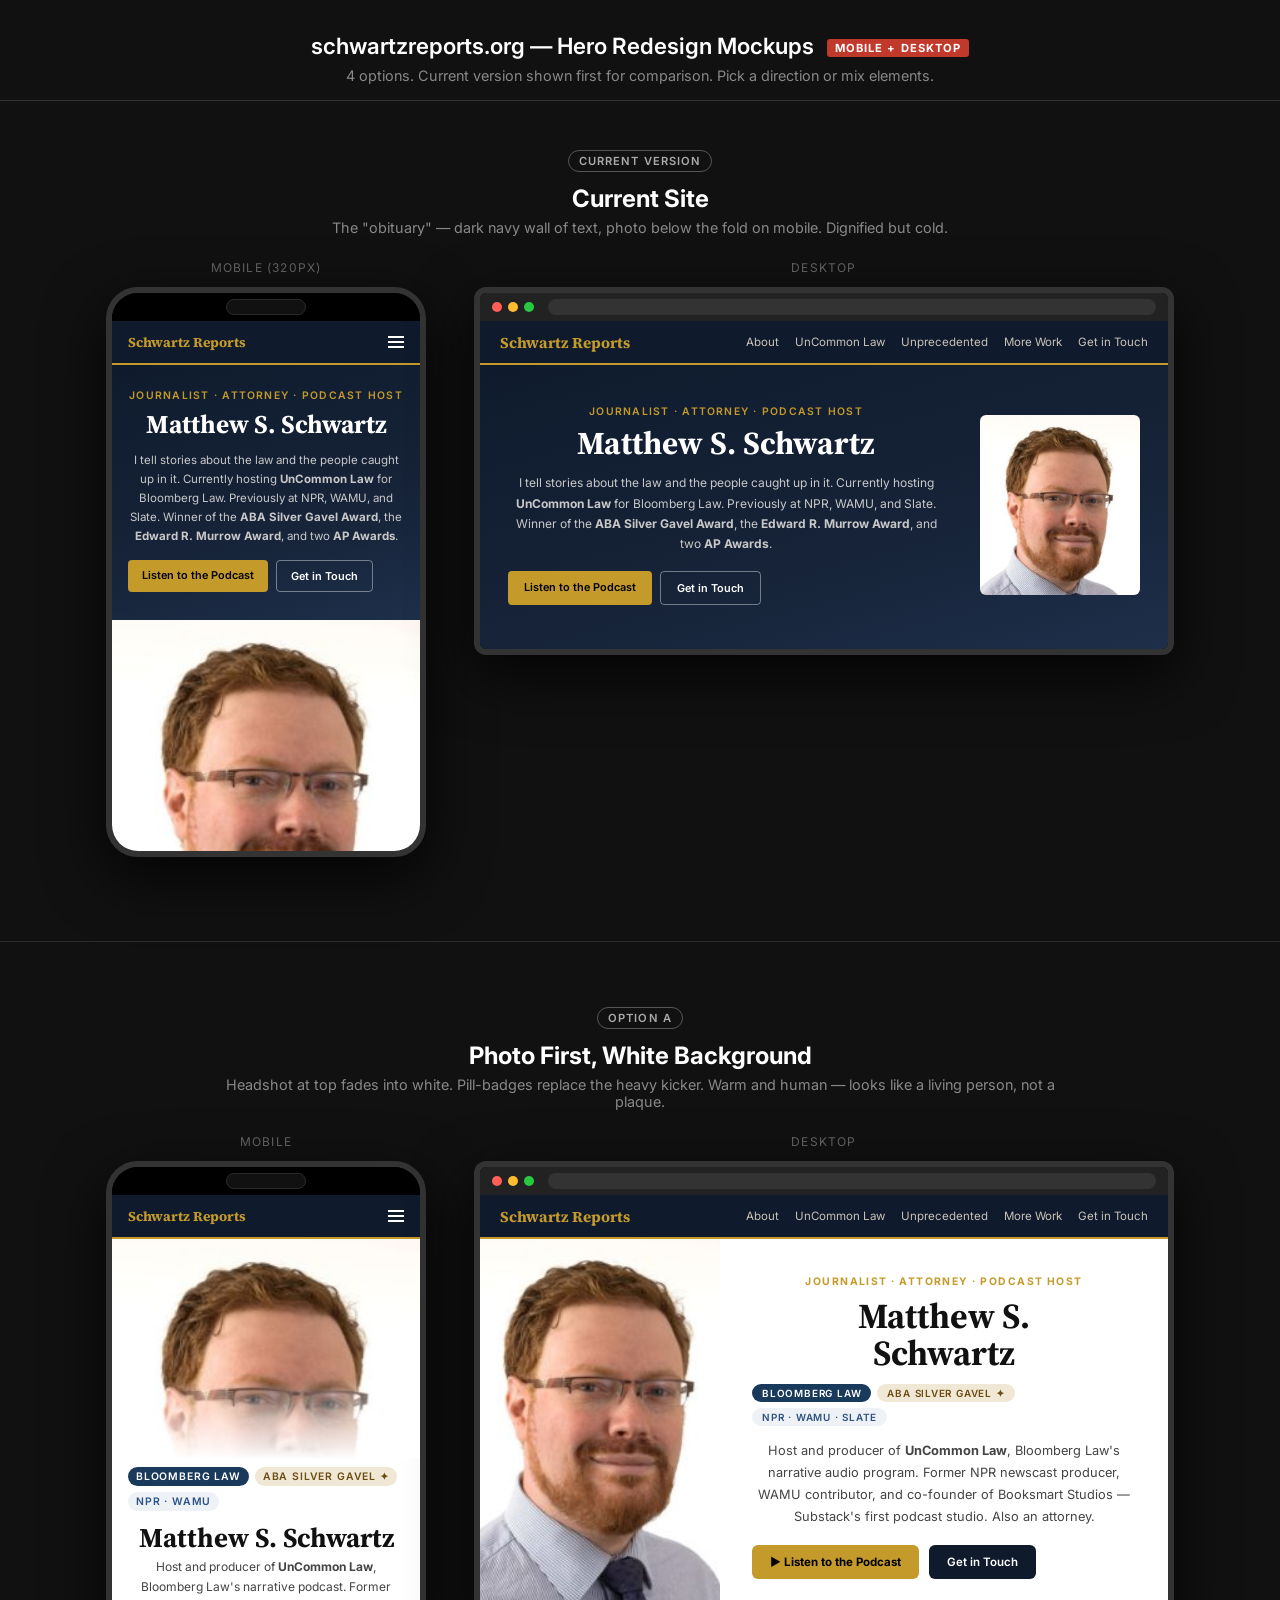
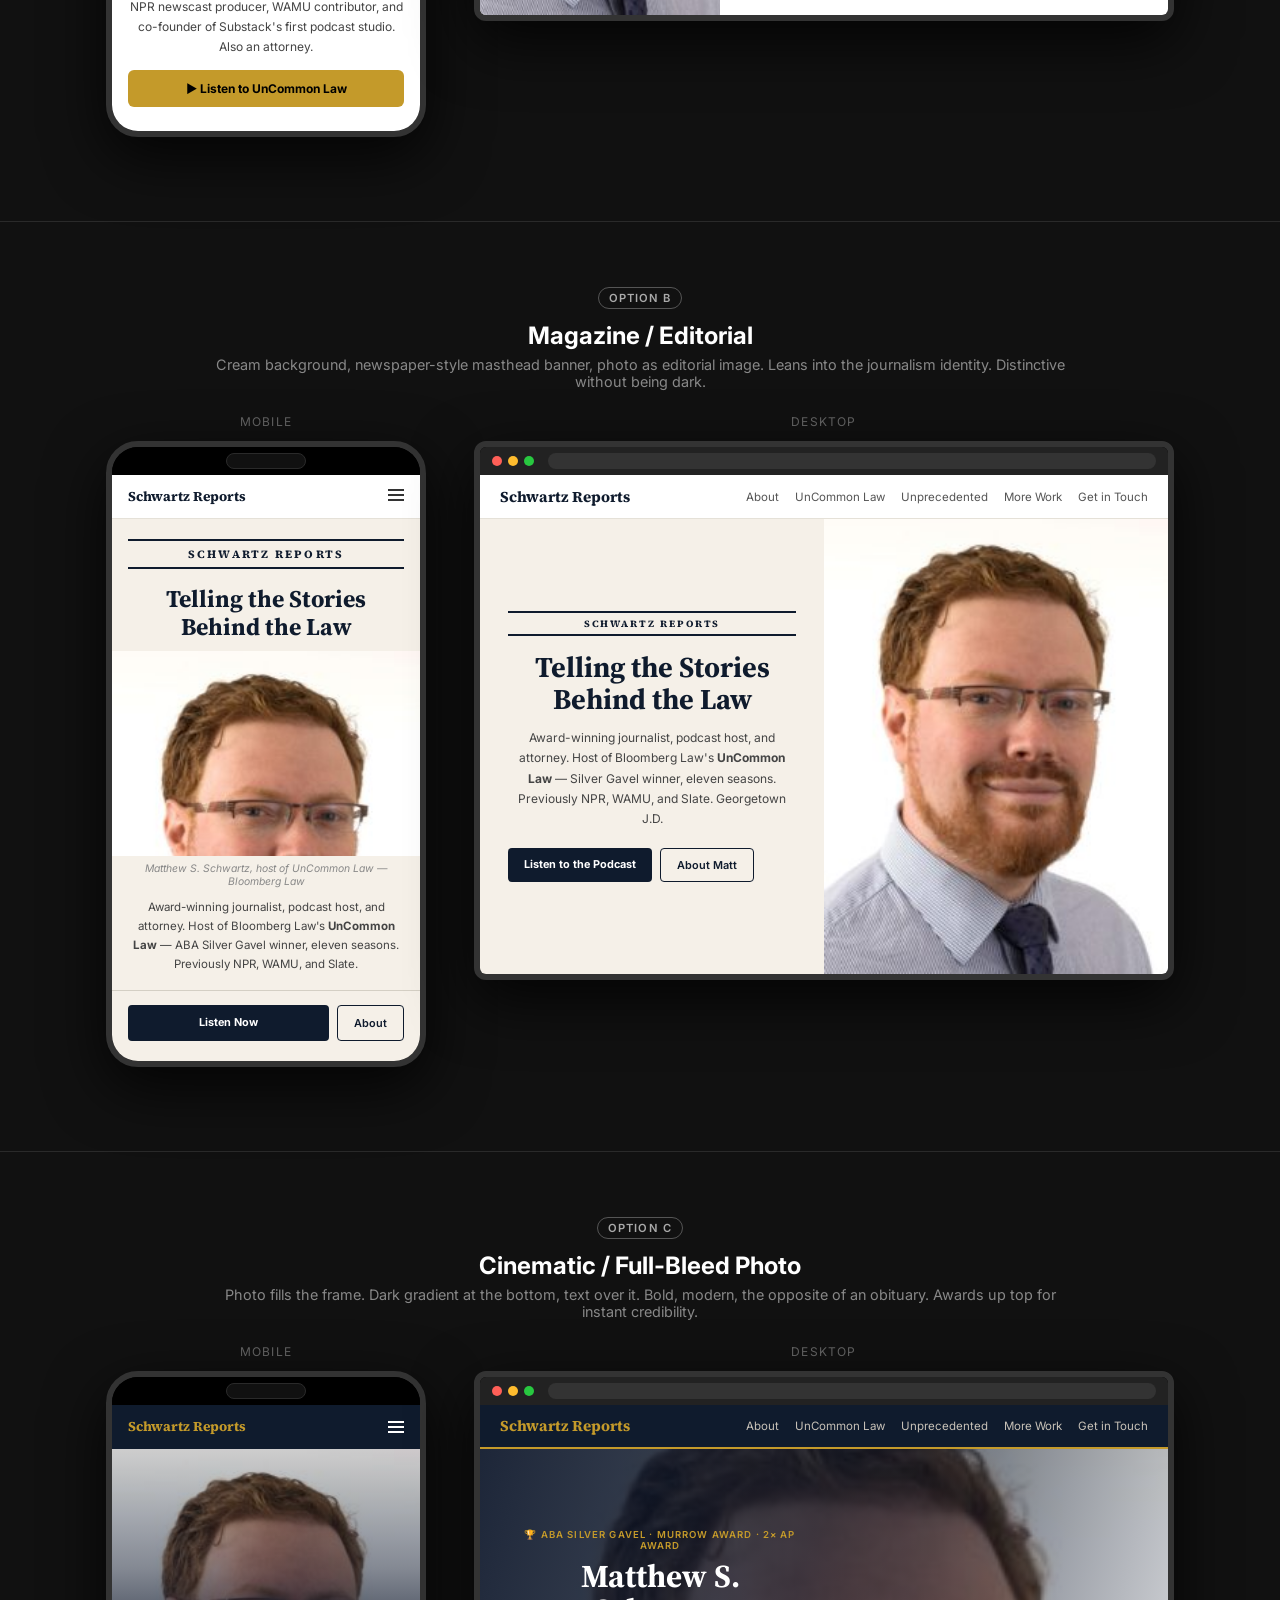
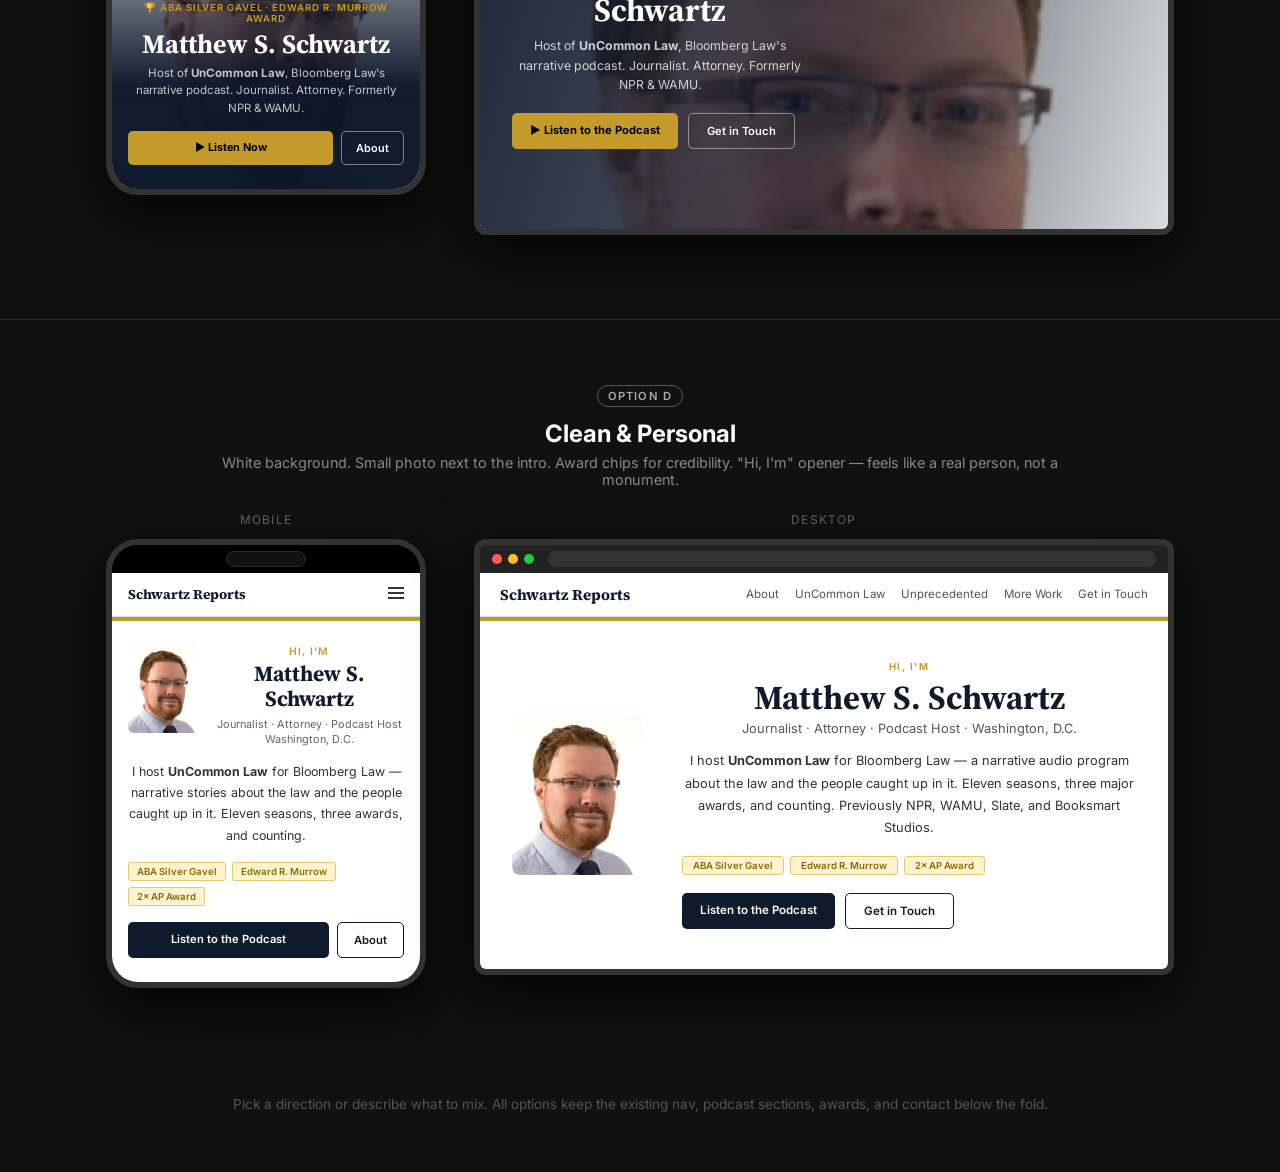
<file: mockups.html>
<!DOCTYPE html>
<html lang="en">
<head>
  <meta name="robots" content="noindex, nofollow" />
<meta charset="UTF-8">
<meta name="viewport" content="width=device-width, initial-scale=1.0">
<title>schwartzreports.org — Hero Mockups</title>
<link rel="preconnect" href="https://fonts.googleapis.com">
<link rel="preconnect" href="https://fonts.gstatic.com" crossorigin>
<link href="https://fonts.googleapis.com/css2?family=Source+Serif+4:opsz,wght@8..60,400;8..60,600;8..60,700&family=Inter:wght@300;400;500;600;700;800&display=swap" rel="stylesheet">
<style>
  * { margin: 0; padding: 0; box-sizing: border-box; }
  body { font-family: 'Inter', sans-serif; background: #111; color: #fff; }

  .page-header {
    padding: 32px 24px 16px;
    text-align: center;
    border-bottom: 1px solid #333;
    margin-bottom: 48px;
  }
  .page-header h1 { font-size: 1.4rem; font-weight: 600; color: #fff; margin-bottom: 8px; }
  .page-header p { color: #888; font-size: 0.9rem; }
  .current-badge {
    display: inline-block;
    background: #c0392b;
    color: #fff;
    font-size: 0.7rem;
    font-weight: 700;
    text-transform: uppercase;
    letter-spacing: 0.1em;
    padding: 2px 8px;
    border-radius: 3px;
    margin-left: 8px;
    vertical-align: middle;
  }

  .section-label {
    text-align: center;
    padding: 0 24px 24px;
    max-width: 900px;
    margin: 0 auto;
  }
  .section-label h2 { font-size: 1.5rem; font-weight: 700; margin-bottom: 6px; color: #fff; }
  .section-label p { color: #888; font-size: 0.9rem; }
  .option-tag {
    display: inline-block;
    border: 1px solid #555;
    color: #aaa;
    font-size: 0.7rem;
    font-weight: 600;
    text-transform: uppercase;
    letter-spacing: 0.1em;
    padding: 3px 10px;
    border-radius: 20px;
    margin-bottom: 12px;
  }

  .device-row {
    display: flex;
    gap: 48px;
    justify-content: center;
    padding: 0 32px 64px;
    align-items: flex-start;
    flex-wrap: wrap;
  }
  .device-wrap { text-align: center; }
  .device-label { font-size: 0.75rem; color: #666; text-transform: uppercase; letter-spacing: 0.1em; margin-bottom: 12px; }

  .phone-frame {
    width: 320px;
    border: 6px solid #333;
    border-radius: 32px;
    overflow: hidden;
    background: #000;
    box-shadow: 0 20px 60px rgba(0,0,0,0.8);
    display: inline-block;
  }
  .phone-notch {
    height: 28px;
    background: #000;
    display: flex;
    align-items: center;
    justify-content: center;
  }
  .phone-notch-pill {
    width: 80px;
    height: 16px;
    background: #111;
    border-radius: 8px;
    border: 1px solid #2a2a2a;
  }
  .phone-screen { overflow: hidden; }

  .desktop-frame {
    width: 700px;
    border: 6px solid #333;
    border-radius: 12px;
    overflow: hidden;
    background: #000;
    box-shadow: 0 20px 60px rgba(0,0,0,0.8);
    display: inline-block;
  }
  .desktop-bar {
    height: 28px;
    background: #222;
    display: flex;
    align-items: center;
    padding: 0 12px;
    gap: 6px;
  }
  .desktop-dot { width: 10px; height: 10px; border-radius: 50%; }
  .d-red { background: #ff5f57; }
  .d-yellow { background: #febc2e; }
  .d-green { background: #28c840; }
  .desktop-url {
    flex: 1;
    height: 16px;
    background: #333;
    border-radius: 8px;
    margin-left: 8px;
  }
  .desktop-screen { overflow: hidden; }

  hr.divider {
    border: none;
    border-top: 1px solid #2a2a2a;
    margin: 16px 0 64px;
  }

  /* ── SHARED NAVBARS ── */
  .m-nav {
    background: #0f1b2d;
    padding: 0 16px;
    height: 44px;
    display: flex;
    align-items: center;
    justify-content: space-between;
    border-bottom: 2px solid #c49a2a;
  }
  .m-nav-name { font-family: 'Source Serif 4', serif; font-weight: 700; font-size: 0.85rem; color: #c49a2a; }
  .m-hamburger { display: flex; flex-direction: column; gap: 3px; }
  .m-hamburger span { display: block; width: 16px; height: 2px; background: #fff; }
  .d-nav {
    background: #0f1b2d;
    padding: 0 20px;
    height: 44px;
    display: flex;
    align-items: center;
    justify-content: space-between;
    border-bottom: 2px solid #c49a2a;
  }
  .d-nav-name { font-family: 'Source Serif 4', serif; font-weight: 700; font-size: 0.95rem; color: #c49a2a; }
  .d-nav-links { display: flex; gap: 16px; color: #c8c2b8; font-size: 0.72rem; }
  .m-nav-light {
    background: #fff;
    padding: 0 16px;
    height: 44px;
    display: flex;
    align-items: center;
    justify-content: space-between;
    border-bottom: 1px solid #e5e1d8;
  }
  .m-nav-name-dark { font-family: 'Source Serif 4', serif; font-weight: 700; font-size: 0.85rem; color: #0f1b2d; }
  .m-hamburger-dark span { display: block; width: 16px; height: 2px; background: #333; margin-bottom: 3px; }
  .d-nav-light {
    background: #fff;
    padding: 0 20px;
    height: 44px;
    display: flex;
    align-items: center;
    justify-content: space-between;
    border-bottom: 1px solid #e5e1d8;
  }
  .d-nav-name-dark { font-family: 'Source Serif 4', serif; font-weight: 700; font-size: 0.95rem; color: #0f1b2d; }
  .d-nav-links-dark { display: flex; gap: 16px; color: #555; font-size: 0.72rem; }
  .m-nav-gold { background: #0f1b2d; padding: 0 16px; height: 44px; display: flex; align-items: center; justify-content: space-between; }

  /* ──────────────────────────────────────────── */
  /*  OPTION 0 — CURRENT                         */
  /* ──────────────────────────────────────────── */
  .opt0-m-hero { background: linear-gradient(165deg, #0f1b2d 0%, #162338 60%, #1e2f4a 100%); padding: 24px 16px 28px; color: #fff; }
  .opt0-m-kicker { font-size: 0.65rem; font-weight: 600; text-transform: uppercase; letter-spacing: 0.12em; color: #c49a2a; margin-bottom: 8px; }
  .opt0-m-name { font-family: 'Source Serif 4', serif; font-size: 1.6rem; font-weight: 700; line-height: 1.15; margin-bottom: 12px; }
  .opt0-m-desc { font-size: 0.72rem; line-height: 1.65; color: #c8c8c8; margin-bottom: 14px; }
  .opt0-m-photo { width: 100%; aspect-ratio: 4/3; object-fit: cover; object-position: center top; display: block; }
  .opt0-m-btns { display: flex; gap: 8px; flex-wrap: wrap; }
  .opt0-m-btn-p { background: #c49a2a; color: #000; font-size: 0.68rem; font-weight: 600; padding: 8px 14px; border-radius: 4px; text-decoration: none; }
  .opt0-m-btn-o { border: 1px solid rgba(255,255,255,0.4); color: #fff; font-size: 0.68rem; font-weight: 600; padding: 8px 14px; border-radius: 4px; text-decoration: none; }
  .opt0-d-hero { background: linear-gradient(165deg, #0f1b2d 0%, #162338 60%, #1e2f4a 100%); padding: 40px 28px 44px; display: flex; align-items: center; gap: 36px; color: #fff; }
  .opt0-d-text { flex: 1; }
  .opt0-d-kicker { font-size: 0.65rem; font-weight: 600; text-transform: uppercase; letter-spacing: 0.12em; color: #c49a2a; margin-bottom: 8px; }
  .opt0-d-name { font-family: 'Source Serif 4', serif; font-size: 2rem; font-weight: 700; line-height: 1.1; margin-bottom: 12px; }
  .opt0-d-desc { font-size: 0.75rem; line-height: 1.7; color: #c8c8c8; margin-bottom: 16px; }
  .opt0-d-btns { display: flex; gap: 8px; }
  .opt0-d-btn-p { background: #c49a2a; color: #000; font-size: 0.68rem; font-weight: 600; padding: 9px 16px; border-radius: 4px; text-decoration: none; white-space: nowrap; }
  .opt0-d-btn-o { border: 1px solid rgba(255,255,255,0.4); color: #fff; font-size: 0.68rem; font-weight: 600; padding: 9px 16px; border-radius: 4px; text-decoration: none; white-space: nowrap; }
  .opt0-d-photo { width: 160px; height: 180px; object-fit: cover; object-position: center top; border-radius: 6px; flex-shrink: 0; }

  /* ──────────────────────────────────────────── */
  /*  OPTION A — PHOTO FIRST, LIGHT              */
  /* ──────────────────────────────────────────── */
  .opt1-m-hero { background: #fff; color: #111; }
  .opt1-m-photo-wrap { position: relative; height: 220px; overflow: hidden; }
  .opt1-m-photo { width: 100%; height: 100%; object-fit: cover; object-position: center top; display: block; }
  .opt1-m-photo-overlay { position: absolute; bottom: 0; left: 0; right: 0; height: 80px; background: linear-gradient(to top, #fff, transparent); }
  .opt1-m-body { padding: 0 16px 24px; }
  .opt1-m-name { font-family: 'Source Serif 4', serif; font-size: 1.7rem; font-weight: 700; color: #111; margin-bottom: 4px; line-height: 1.1; }
  .opt1-m-roles { display: flex; flex-wrap: wrap; gap: 6px; margin: 8px 0 12px; }
  .opt1-m-role { font-size: 0.65rem; font-weight: 600; text-transform: uppercase; letter-spacing: 0.08em; padding: 3px 8px; border-radius: 20px; }
  .opt1-r1 { background: #1a3a5c; color: #fff; }
  .opt1-r2 { background: #f0e8d5; color: #6b4c12; }
  .opt1-r3 { background: #eef2f7; color: #2c5282; }
  .opt1-m-desc { font-size: 0.75rem; line-height: 1.65; color: #444; margin-bottom: 14px; }
  .opt1-m-cta { background: #c49a2a; color: #000; font-size: 0.75rem; font-weight: 700; padding: 11px 20px; border-radius: 6px; display: block; text-align: center; text-decoration: none; }
  .opt1-d-hero { background: #fff; color: #111; display: flex; }
  .opt1-d-photo { width: 240px; min-height: 320px; flex-shrink: 0; overflow: hidden; }
  .opt1-d-photo img { width: 100%; height: 100%; object-fit: cover; object-position: center top; display: block; }
  .opt1-d-body { flex: 1; padding: 36px 32px; display: flex; flex-direction: column; justify-content: center; }
  .opt1-d-eyebrow { font-size: 0.65rem; font-weight: 700; text-transform: uppercase; letter-spacing: 0.14em; color: #c49a2a; margin-bottom: 10px; }
  .opt1-d-name { font-family: 'Source Serif 4', serif; font-size: 2.2rem; font-weight: 700; line-height: 1.05; color: #111; margin-bottom: 12px; }
  .opt1-d-roles { display: flex; flex-wrap: wrap; gap: 6px; margin-bottom: 14px; }
  .opt1-d-role { font-size: 0.62rem; font-weight: 600; text-transform: uppercase; letter-spacing: 0.08em; padding: 3px 10px; border-radius: 20px; }
  .opt1-d-desc { font-size: 0.8rem; line-height: 1.7; color: #444; margin-bottom: 18px; }
  .opt1-d-btns { display: flex; gap: 10px; }
  .opt1-d-btn-p { background: #c49a2a; color: #000; font-size: 0.72rem; font-weight: 700; padding: 10px 18px; border-radius: 6px; text-decoration: none; }
  .opt1-d-btn-o { background: #0f1b2d; color: #fff; font-size: 0.72rem; font-weight: 600; padding: 10px 18px; border-radius: 6px; text-decoration: none; }

  /* ──────────────────────────────────────────── */
  /*  OPTION B — MAGAZINE                        */
  /* ──────────────────────────────────────────── */
  .opt2-m-hero { background: #f5f0e8; color: #111; padding-bottom: 20px; }
  .opt2-m-top { padding: 20px 16px 0; text-align: center; }
  .opt2-m-masthead { font-family: 'Source Serif 4', serif; font-size: 0.7rem; font-weight: 700; letter-spacing: 0.2em; text-transform: uppercase; color: #0f1b2d; border-top: 2px solid #0f1b2d; border-bottom: 2px solid #0f1b2d; padding: 5px 0; }
  .opt2-m-headline-wrap { padding: 16px 16px 0; }
  .opt2-m-headline { font-family: 'Source Serif 4', serif; font-size: 1.5rem; font-weight: 700; line-height: 1.15; color: #0f1b2d; margin-bottom: 10px; }
  .opt2-m-photo { width: 100%; aspect-ratio: 3/2; object-fit: cover; object-position: center top; display: block; }
  .opt2-m-caption { font-size: 0.65rem; color: #888; padding: 6px 16px 0; font-style: italic; }
  .opt2-m-deck { font-size: 0.72rem; line-height: 1.65; color: #444; padding: 10px 16px 16px; border-bottom: 1px solid #d4cfc4; }
  .opt2-m-btns { display: flex; gap: 8px; padding: 14px 16px 0; }
  .opt2-m-btn-p { background: #0f1b2d; color: #fff; font-size: 0.68rem; font-weight: 700; padding: 10px 16px; border-radius: 4px; text-decoration: none; flex: 1; text-align: center; }
  .opt2-m-btn-s { border: 1.5px solid #0f1b2d; color: #0f1b2d; font-size: 0.68rem; font-weight: 600; padding: 10px 16px; border-radius: 4px; text-decoration: none; text-align: center; }
  .opt2-d-hero { display: grid; grid-template-columns: 1fr 1fr; min-height: 320px; }
  .opt2-d-left { background: #f5f0e8; padding: 32px 28px; display: flex; flex-direction: column; justify-content: center; }
  .opt2-d-masthead { font-family: 'Source Serif 4', serif; font-size: 0.6rem; font-weight: 700; letter-spacing: 0.2em; text-transform: uppercase; color: #0f1b2d; border-top: 2px solid #0f1b2d; border-bottom: 2px solid #0f1b2d; padding: 4px 0; margin-bottom: 16px; display: inline-block; }
  .opt2-d-headline { font-family: 'Source Serif 4', serif; font-size: 1.8rem; font-weight: 700; line-height: 1.1; color: #0f1b2d; margin-bottom: 12px; }
  .opt2-d-deck { font-size: 0.75rem; line-height: 1.7; color: #444; margin-bottom: 18px; }
  .opt2-d-btns { display: flex; gap: 8px; }
  .opt2-d-btn-p { background: #0f1b2d; color: #fff; font-size: 0.68rem; font-weight: 700; padding: 9px 16px; border-radius: 4px; text-decoration: none; }
  .opt2-d-btn-s { border: 1.5px solid #0f1b2d; color: #0f1b2d; font-size: 0.68rem; font-weight: 600; padding: 9px 16px; border-radius: 4px; text-decoration: none; }
  .opt2-d-right { overflow: hidden; }
  .opt2-d-right img { width: 100%; height: 100%; object-fit: cover; object-position: center top; display: block; }

  /* ──────────────────────────────────────────── */
  /*  OPTION C — CINEMATIC FULL-BLEED            */
  /* ──────────────────────────────────────────── */
  .opt3-m-hero { position: relative; overflow: hidden; background: #111; min-height: 320px; }
  .opt3-m-photo { width: 100%; height: 340px; object-fit: cover; object-position: center top; display: block; }
  .opt3-m-overlay { position: absolute; inset: 0; background: linear-gradient(to top, rgba(10,20,40,0.97) 30%, rgba(10,20,40,0.5) 65%, rgba(10,20,40,0.2) 100%); }
  .opt3-m-content { position: absolute; bottom: 0; left: 0; right: 0; padding: 20px 16px 24px; color: #fff; }
  .opt3-m-award { font-size: 0.6rem; font-weight: 600; text-transform: uppercase; letter-spacing: 0.1em; color: #c49a2a; margin-bottom: 6px; }
  .opt3-m-name { font-family: 'Source Serif 4', serif; font-size: 1.65rem; font-weight: 700; line-height: 1.1; margin-bottom: 6px; }
  .opt3-m-title { font-size: 0.72rem; color: rgba(255,255,255,0.75); line-height: 1.5; margin-bottom: 14px; }
  .opt3-m-btns { display: flex; gap: 8px; }
  .opt3-m-btn-p { background: #c49a2a; color: #000; font-size: 0.68rem; font-weight: 700; padding: 9px 14px; border-radius: 5px; text-decoration: none; flex: 1; text-align: center; }
  .opt3-m-btn-o { border: 1.5px solid rgba(255,255,255,0.45); color: #fff; font-size: 0.68rem; font-weight: 600; padding: 9px 14px; border-radius: 5px; text-decoration: none; text-align: center; }
  .opt3-d-hero { position: relative; overflow: hidden; min-height: 360px; }
  .opt3-d-photo { width: 100%; height: 380px; object-fit: cover; object-position: center 20%; display: block; }
  .opt3-d-overlay { position: absolute; inset: 0; background: linear-gradient(105deg, rgba(10,20,40,0.92) 0%, rgba(10,20,40,0.75) 45%, rgba(10,20,40,0.15) 100%); }
  .opt3-d-content { position: absolute; top: 50%; left: 0; transform: translateY(-50%); padding: 0 32px; color: #fff; max-width: 360px; }
  .opt3-d-award { font-size: 0.6rem; font-weight: 600; text-transform: uppercase; letter-spacing: 0.12em; color: #c49a2a; margin-bottom: 8px; }
  .opt3-d-name { font-family: 'Source Serif 4', serif; font-size: 2rem; font-weight: 700; line-height: 1.08; margin-bottom: 8px; }
  .opt3-d-title { font-size: 0.77rem; color: rgba(255,255,255,0.78); line-height: 1.6; margin-bottom: 18px; }
  .opt3-d-btns { display: flex; gap: 10px; }
  .opt3-d-btn-p { background: #c49a2a; color: #000; font-size: 0.7rem; font-weight: 700; padding: 10px 18px; border-radius: 5px; text-decoration: none; }
  .opt3-d-btn-o { border: 1.5px solid rgba(255,255,255,0.45); color: #fff; font-size: 0.7rem; font-weight: 600; padding: 10px 18px; border-radius: 5px; text-decoration: none; }

  /* ──────────────────────────────────────────── */
  /*  OPTION D — CLEAN & PERSONAL               */
  /* ──────────────────────────────────────────── */
  .opt4-m-hero { background: #fff; padding: 24px 16px; border-top: 4px solid #c49a2a; }
  .opt4-m-top { display: flex; align-items: flex-start; gap: 14px; margin-bottom: 14px; }
  .opt4-m-photo { width: 72px; height: 88px; object-fit: cover; object-position: center top; border-radius: 6px; flex-shrink: 0; }
  .opt4-m-hi { font-size: 0.65rem; font-weight: 600; text-transform: uppercase; letter-spacing: 0.1em; color: #c49a2a; margin-bottom: 4px; }
  .opt4-m-name { font-family: 'Source Serif 4', serif; font-size: 1.35rem; font-weight: 700; color: #0f1b2d; line-height: 1.15; margin-bottom: 5px; }
  .opt4-m-role { font-size: 0.68rem; color: #666; line-height: 1.4; }
  .opt4-m-lead { font-size: 0.78rem; line-height: 1.7; color: #333; margin-bottom: 16px; }
  .opt4-m-awards { display: flex; flex-wrap: wrap; gap: 6px; margin-bottom: 16px; }
  .opt4-m-award-chip { font-size: 0.6rem; font-weight: 600; color: #8a6a00; background: #fdf3d0; border: 1px solid #e6c96e; padding: 3px 8px; border-radius: 3px; }
  .opt4-m-btns { display: flex; gap: 8px; }
  .opt4-m-btn-p { background: #0f1b2d; color: #fff; font-size: 0.7rem; font-weight: 600; padding: 10px 16px; border-radius: 5px; text-decoration: none; flex: 1; text-align: center; }
  .opt4-m-btn-o { border: 1.5px solid #0f1b2d; color: #0f1b2d; font-size: 0.7rem; font-weight: 600; padding: 10px 16px; border-radius: 5px; text-decoration: none; text-align: center; }
  .opt4-d-hero { background: #fff; border-top: 4px solid #c49a2a; padding: 40px 32px; display: flex; align-items: center; gap: 40px; }
  .opt4-d-photo { width: 130px; height: 160px; object-fit: cover; object-position: center top; border-radius: 8px; flex-shrink: 0; }
  .opt4-d-body { flex: 1; }
  .opt4-d-eyebrow { font-size: 0.6rem; font-weight: 700; text-transform: uppercase; letter-spacing: 0.15em; color: #c49a2a; margin-bottom: 8px; }
  .opt4-d-name { font-family: 'Source Serif 4', serif; font-size: 2.1rem; font-weight: 700; color: #0f1b2d; line-height: 1.05; margin-bottom: 6px; }
  .opt4-d-role { font-size: 0.8rem; color: #555; margin-bottom: 14px; }
  .opt4-d-lead { font-size: 0.8rem; line-height: 1.75; color: #333; margin-bottom: 16px; }
  .opt4-d-awards { display: flex; flex-wrap: wrap; gap: 6px; margin-bottom: 18px; }
  .opt4-d-award-chip { font-size: 0.6rem; font-weight: 600; color: #8a6a00; background: #fdf3d0; border: 1px solid #e6c96e; padding: 3px 10px; border-radius: 3px; }
  .opt4-d-btns { display: flex; gap: 10px; }
  .opt4-d-btn-p { background: #0f1b2d; color: #fff; font-size: 0.72rem; font-weight: 600; padding: 10px 18px; border-radius: 5px; text-decoration: none; }
  .opt4-d-btn-o { border: 1.5px solid #0f1b2d; color: #0f1b2d; font-size: 0.72rem; font-weight: 600; padding: 10px 18px; border-radius: 5px; text-decoration: none; }
</style>
</head>
<body>

<div class="page-header">
  <h1>schwartzreports.org — Hero Redesign Mockups <span class="current-badge">MOBILE + DESKTOP</span></h1>
  <p>4 options. Current version shown first for comparison. Pick a direction or mix elements.</p>
</div>

<!-- ══════════════════════════ CURRENT ══════════════════════════ -->
<div class="section-label">
  <div class="option-tag">Current version</div>
  <h2>Current Site</h2>
  <p>The "obituary" — dark navy wall of text, photo below the fold on mobile. Dignified but cold.</p>
</div>
<div class="device-row">
  <div class="device-wrap">
    <div class="device-label">Mobile (320px)</div>
    <div class="phone-frame">
      <div class="phone-notch"><div class="phone-notch-pill"></div></div>
      <div class="phone-screen">
        <div class="m-nav">
          <span class="m-nav-name">Schwartz Reports</span>
          <div class="m-hamburger"><span></span><span></span><span></span></div>
        </div>
        <div class="opt0-m-hero">
          <p class="opt0-m-kicker">Journalist · Attorney · Podcast Host</p>
          <h1 class="opt0-m-name">Matthew S. Schwartz</h1>
          <p class="opt0-m-desc">I tell stories about the law and the people caught up in it. Currently hosting <strong>UnCommon Law</strong> for Bloomberg Law. Previously at NPR, WAMU, and Slate. Winner of the <strong>ABA Silver Gavel Award</strong>, the <strong>Edward R. Murrow Award</strong>, and two <strong>AP Awards</strong>.</p>
          <div class="opt0-m-btns">
            <a href="#" class="opt0-m-btn-p">Listen to the Podcast</a>
            <a href="#" class="opt0-m-btn-o">Get in Touch</a>
          </div>
        </div>
        <img src="headshot.jpg" alt="Headshot" class="opt0-m-photo">
      </div>
    </div>
  </div>
  <div class="device-wrap">
    <div class="device-label">Desktop</div>
    <div class="desktop-frame">
      <div class="desktop-bar"><div class="desktop-dot d-red"></div><div class="desktop-dot d-yellow"></div><div class="desktop-dot d-green"></div><div class="desktop-url"></div></div>
      <div class="desktop-screen">
        <div class="d-nav"><span class="d-nav-name">Schwartz Reports</span><div class="d-nav-links"><span>About</span><span>UnCommon Law</span><span>Unprecedented</span><span>More Work</span><span>Get in Touch</span></div></div>
        <div class="opt0-d-hero">
          <div class="opt0-d-text">
            <p class="opt0-d-kicker">Journalist · Attorney · Podcast Host</p>
            <h1 class="opt0-d-name">Matthew S. Schwartz</h1>
            <p class="opt0-d-desc">I tell stories about the law and the people caught up in it. Currently hosting <strong>UnCommon Law</strong> for Bloomberg Law. Previously at NPR, WAMU, and Slate. Winner of the <strong>ABA Silver Gavel Award</strong>, the <strong>Edward R. Murrow Award</strong>, and two <strong>AP Awards</strong>.</p>
            <div class="opt0-d-btns"><a href="#" class="opt0-d-btn-p">Listen to the Podcast</a><a href="#" class="opt0-d-btn-o">Get in Touch</a></div>
          </div>
          <img src="headshot.jpg" alt="Headshot" class="opt0-d-photo">
        </div>
      </div>
    </div>
  </div>
</div>
<hr class="divider">

<!-- ══════════════════════════ OPTION A ══════════════════════════ -->
<div class="section-label">
  <div class="option-tag">Option A</div>
  <h2>Photo First, White Background</h2>
  <p>Headshot at top fades into white. Pill-badges replace the heavy kicker. Warm and human — looks like a living person, not a plaque.</p>
</div>
<div class="device-row">
  <div class="device-wrap">
    <div class="device-label">Mobile</div>
    <div class="phone-frame">
      <div class="phone-notch"><div class="phone-notch-pill"></div></div>
      <div class="phone-screen">
        <div class="m-nav"><span class="m-nav-name">Schwartz Reports</span><div class="m-hamburger"><span></span><span></span><span></span></div></div>
        <div class="opt1-m-hero">
          <div class="opt1-m-photo-wrap">
            <img src="headshot.jpg" alt="Headshot" class="opt1-m-photo">
            <div class="opt1-m-photo-overlay"></div>
          </div>
          <div class="opt1-m-body">
            <div class="opt1-m-roles">
              <span class="opt1-m-role opt1-r1">Bloomberg Law</span>
              <span class="opt1-m-role opt1-r2">ABA Silver Gavel ✦</span>
              <span class="opt1-m-role opt1-r3">NPR · WAMU</span>
            </div>
            <h1 class="opt1-m-name">Matthew S. Schwartz</h1>
            <p class="opt1-m-desc">Host and producer of <strong>UnCommon Law</strong>, Bloomberg Law's narrative podcast. Former NPR newscast producer, WAMU contributor, and co-founder of Substack's first podcast studio. Also an attorney.</p>
            <a href="#" class="opt1-m-cta">▶ Listen to UnCommon Law</a>
          </div>
        </div>
      </div>
    </div>
  </div>
  <div class="device-wrap">
    <div class="device-label">Desktop</div>
    <div class="desktop-frame">
      <div class="desktop-bar"><div class="desktop-dot d-red"></div><div class="desktop-dot d-yellow"></div><div class="desktop-dot d-green"></div><div class="desktop-url"></div></div>
      <div class="desktop-screen">
        <div class="d-nav"><span class="d-nav-name">Schwartz Reports</span><div class="d-nav-links"><span>About</span><span>UnCommon Law</span><span>Unprecedented</span><span>More Work</span><span>Get in Touch</span></div></div>
        <div class="opt1-d-hero">
          <div class="opt1-d-photo"><img src="headshot.jpg" alt="Headshot"></div>
          <div class="opt1-d-body">
            <p class="opt1-d-eyebrow">Journalist · Attorney · Podcast Host</p>
            <h1 class="opt1-d-name">Matthew S.<br>Schwartz</h1>
            <div class="opt1-d-roles">
              <span class="opt1-d-role opt1-r1">Bloomberg Law</span>
              <span class="opt1-d-role opt1-r2">ABA Silver Gavel ✦</span>
              <span class="opt1-d-role opt1-r3">NPR · WAMU · Slate</span>
            </div>
            <p class="opt1-d-desc">Host and producer of <strong>UnCommon Law</strong>, Bloomberg Law's narrative audio program. Former NPR newscast producer, WAMU contributor, and co-founder of Booksmart Studios — Substack's first podcast studio. Also an attorney.</p>
            <div class="opt1-d-btns"><a href="#" class="opt1-d-btn-p">▶ Listen to the Podcast</a><a href="#" class="opt1-d-btn-o">Get in Touch</a></div>
          </div>
        </div>
      </div>
    </div>
  </div>
</div>
<hr class="divider">

<!-- ══════════════════════════ OPTION B ══════════════════════════ -->
<div class="section-label">
  <div class="option-tag">Option B</div>
  <h2>Magazine / Editorial</h2>
  <p>Cream background, newspaper-style masthead banner, photo as editorial image. Leans into the journalism identity. Distinctive without being dark.</p>
</div>
<div class="device-row">
  <div class="device-wrap">
    <div class="device-label">Mobile</div>
    <div class="phone-frame">
      <div class="phone-notch"><div class="phone-notch-pill"></div></div>
      <div class="phone-screen">
        <div class="m-nav-light"><span class="m-nav-name-dark">Schwartz Reports</span><div class="m-hamburger-dark"><span></span><span></span><span></span></div></div>
        <div class="opt2-m-hero">
          <div class="opt2-m-top"><p class="opt2-m-masthead">Schwartz Reports</p></div>
          <div class="opt2-m-headline-wrap"><h1 class="opt2-m-headline">Telling the Stories Behind the Law</h1></div>
          <img src="headshot.jpg" alt="Matthew S. Schwartz" class="opt2-m-photo">
          <p class="opt2-m-caption">Matthew S. Schwartz, host of UnCommon Law — Bloomberg Law</p>
          <p class="opt2-m-deck">Award-winning journalist, podcast host, and attorney. Host of Bloomberg Law's <strong>UnCommon Law</strong> — ABA Silver Gavel winner, eleven seasons. Previously NPR, WAMU, and Slate.</p>
          <div class="opt2-m-btns"><a href="#" class="opt2-m-btn-p">Listen Now</a><a href="#" class="opt2-m-btn-s">About</a></div>
        </div>
      </div>
    </div>
  </div>
  <div class="device-wrap">
    <div class="device-label">Desktop</div>
    <div class="desktop-frame">
      <div class="desktop-bar"><div class="desktop-dot d-red"></div><div class="desktop-dot d-yellow"></div><div class="desktop-dot d-green"></div><div class="desktop-url"></div></div>
      <div class="desktop-screen">
        <div class="d-nav-light"><span class="d-nav-name-dark">Schwartz Reports</span><div class="d-nav-links-dark"><span>About</span><span>UnCommon Law</span><span>Unprecedented</span><span>More Work</span><span>Get in Touch</span></div></div>
        <div class="opt2-d-hero">
          <div class="opt2-d-left">
            <span class="opt2-d-masthead">Schwartz Reports</span>
            <h1 class="opt2-d-headline">Telling the Stories Behind the Law</h1>
            <p class="opt2-d-deck">Award-winning journalist, podcast host, and attorney. Host of Bloomberg Law's <strong>UnCommon Law</strong> — Silver Gavel winner, eleven seasons. Previously NPR, WAMU, and Slate. Georgetown J.D.</p>
            <div class="opt2-d-btns"><a href="#" class="opt2-d-btn-p">Listen to the Podcast</a><a href="#" class="opt2-d-btn-s">About Matt</a></div>
          </div>
          <div class="opt2-d-right"><img src="headshot.jpg" alt="Matthew S. Schwartz"></div>
        </div>
      </div>
    </div>
  </div>
</div>
<hr class="divider">

<!-- ══════════════════════════ OPTION C ══════════════════════════ -->
<div class="section-label">
  <div class="option-tag">Option C</div>
  <h2>Cinematic / Full-Bleed Photo</h2>
  <p>Photo fills the frame. Dark gradient at the bottom, text over it. Bold, modern, the opposite of an obituary. Awards up top for instant credibility.</p>
</div>
<div class="device-row">
  <div class="device-wrap">
    <div class="device-label">Mobile</div>
    <div class="phone-frame">
      <div class="phone-notch"><div class="phone-notch-pill"></div></div>
      <div class="phone-screen">
        <div class="m-nav-gold"><span class="m-nav-name">Schwartz Reports</span><div class="m-hamburger"><span></span><span></span><span></span></div></div>
        <div class="opt3-m-hero">
          <img src="headshot.jpg" alt="Headshot" class="opt3-m-photo">
          <div class="opt3-m-overlay"></div>
          <div class="opt3-m-content">
            <p class="opt3-m-award">🏆 ABA Silver Gavel · Edward R. Murrow Award</p>
            <h1 class="opt3-m-name">Matthew S. Schwartz</h1>
            <p class="opt3-m-title">Host of <strong>UnCommon Law</strong>, Bloomberg Law's narrative podcast. Journalist. Attorney. Formerly NPR &amp; WAMU.</p>
            <div class="opt3-m-btns"><a href="#" class="opt3-m-btn-p">▶ Listen Now</a><a href="#" class="opt3-m-btn-o">About</a></div>
          </div>
        </div>
      </div>
    </div>
  </div>
  <div class="device-wrap">
    <div class="device-label">Desktop</div>
    <div class="desktop-frame">
      <div class="desktop-bar"><div class="desktop-dot d-red"></div><div class="desktop-dot d-yellow"></div><div class="desktop-dot d-green"></div><div class="desktop-url"></div></div>
      <div class="desktop-screen">
        <div class="d-nav"><span class="d-nav-name">Schwartz Reports</span><div class="d-nav-links"><span>About</span><span>UnCommon Law</span><span>Unprecedented</span><span>More Work</span><span>Get in Touch</span></div></div>
        <div class="opt3-d-hero">
          <img src="headshot.jpg" alt="Headshot" class="opt3-d-photo">
          <div class="opt3-d-overlay"></div>
          <div class="opt3-d-content">
            <p class="opt3-d-award">🏆 ABA Silver Gavel · Murrow Award · 2× AP Award</p>
            <h1 class="opt3-d-name">Matthew S.<br>Schwartz</h1>
            <p class="opt3-d-title">Host of <strong>UnCommon Law</strong>, Bloomberg Law's narrative podcast. Journalist. Attorney. Formerly NPR &amp; WAMU.</p>
            <div class="opt3-d-btns"><a href="#" class="opt3-d-btn-p">▶ Listen to the Podcast</a><a href="#" class="opt3-d-btn-o">Get in Touch</a></div>
          </div>
        </div>
      </div>
    </div>
  </div>
</div>
<hr class="divider">

<!-- ══════════════════════════ OPTION D ══════════════════════════ -->
<div class="section-label">
  <div class="option-tag">Option D</div>
  <h2>Clean &amp; Personal</h2>
  <p>White background. Small photo next to the intro. Award chips for credibility. "Hi, I'm" opener — feels like a real person, not a monument.</p>
</div>
<div class="device-row">
  <div class="device-wrap">
    <div class="device-label">Mobile</div>
    <div class="phone-frame">
      <div class="phone-notch"><div class="phone-notch-pill"></div></div>
      <div class="phone-screen">
        <div class="m-nav-light"><span class="m-nav-name-dark">Schwartz Reports</span><div class="m-hamburger-dark"><span></span><span></span><span></span></div></div>
        <div class="opt4-m-hero">
          <div class="opt4-m-top">
            <img src="headshot.jpg" alt="Headshot" class="opt4-m-photo">
            <div class="opt4-m-intro">
              <p class="opt4-m-hi">Hi, I'm</p>
              <h1 class="opt4-m-name">Matthew S. Schwartz</h1>
              <p class="opt4-m-role">Journalist · Attorney · Podcast Host<br>Washington, D.C.</p>
            </div>
          </div>
          <p class="opt4-m-lead">I host <strong>UnCommon Law</strong> for Bloomberg Law — narrative stories about the law and the people caught up in it. Eleven seasons, three awards, and counting.</p>
          <div class="opt4-m-awards">
            <span class="opt4-m-award-chip">ABA Silver Gavel</span>
            <span class="opt4-m-award-chip">Edward R. Murrow</span>
            <span class="opt4-m-award-chip">2× AP Award</span>
          </div>
          <div class="opt4-m-btns"><a href="#" class="opt4-m-btn-p">Listen to the Podcast</a><a href="#" class="opt4-m-btn-o">About</a></div>
        </div>
      </div>
    </div>
  </div>
  <div class="device-wrap">
    <div class="device-label">Desktop</div>
    <div class="desktop-frame">
      <div class="desktop-bar"><div class="desktop-dot d-red"></div><div class="desktop-dot d-yellow"></div><div class="desktop-dot d-green"></div><div class="desktop-url"></div></div>
      <div class="desktop-screen">
        <div class="d-nav-light"><span class="d-nav-name-dark">Schwartz Reports</span><div class="d-nav-links-dark"><span>About</span><span>UnCommon Law</span><span>Unprecedented</span><span>More Work</span><span>Get in Touch</span></div></div>
        <div class="opt4-d-hero">
          <img src="headshot.jpg" alt="Headshot" class="opt4-d-photo">
          <div class="opt4-d-body">
            <p class="opt4-d-eyebrow">Hi, I'm</p>
            <h1 class="opt4-d-name">Matthew S. Schwartz</h1>
            <p class="opt4-d-role">Journalist · Attorney · Podcast Host · Washington, D.C.</p>
            <p class="opt4-d-lead">I host <strong>UnCommon Law</strong> for Bloomberg Law — a narrative audio program about the law and the people caught up in it. Eleven seasons, three major awards, and counting. Previously NPR, WAMU, Slate, and Booksmart Studios.</p>
            <div class="opt4-d-awards">
              <span class="opt4-d-award-chip">ABA Silver Gavel</span>
              <span class="opt4-d-award-chip">Edward R. Murrow</span>
              <span class="opt4-d-award-chip">2× AP Award</span>
            </div>
            <div class="opt4-d-btns"><a href="#" class="opt4-d-btn-p">Listen to the Podcast</a><a href="#" class="opt4-d-btn-o">Get in Touch</a></div>
          </div>
        </div>
      </div>
    </div>
  </div>
</div>

<div style="text-align:center; padding: 40px 24px 60px; color: #555; font-size: 0.85rem;">
  <p>Pick a direction or describe what to mix. All options keep the existing nav, podcast sections, awards, and contact below the fold.</p>
</div>

</body>
</html>
</file>
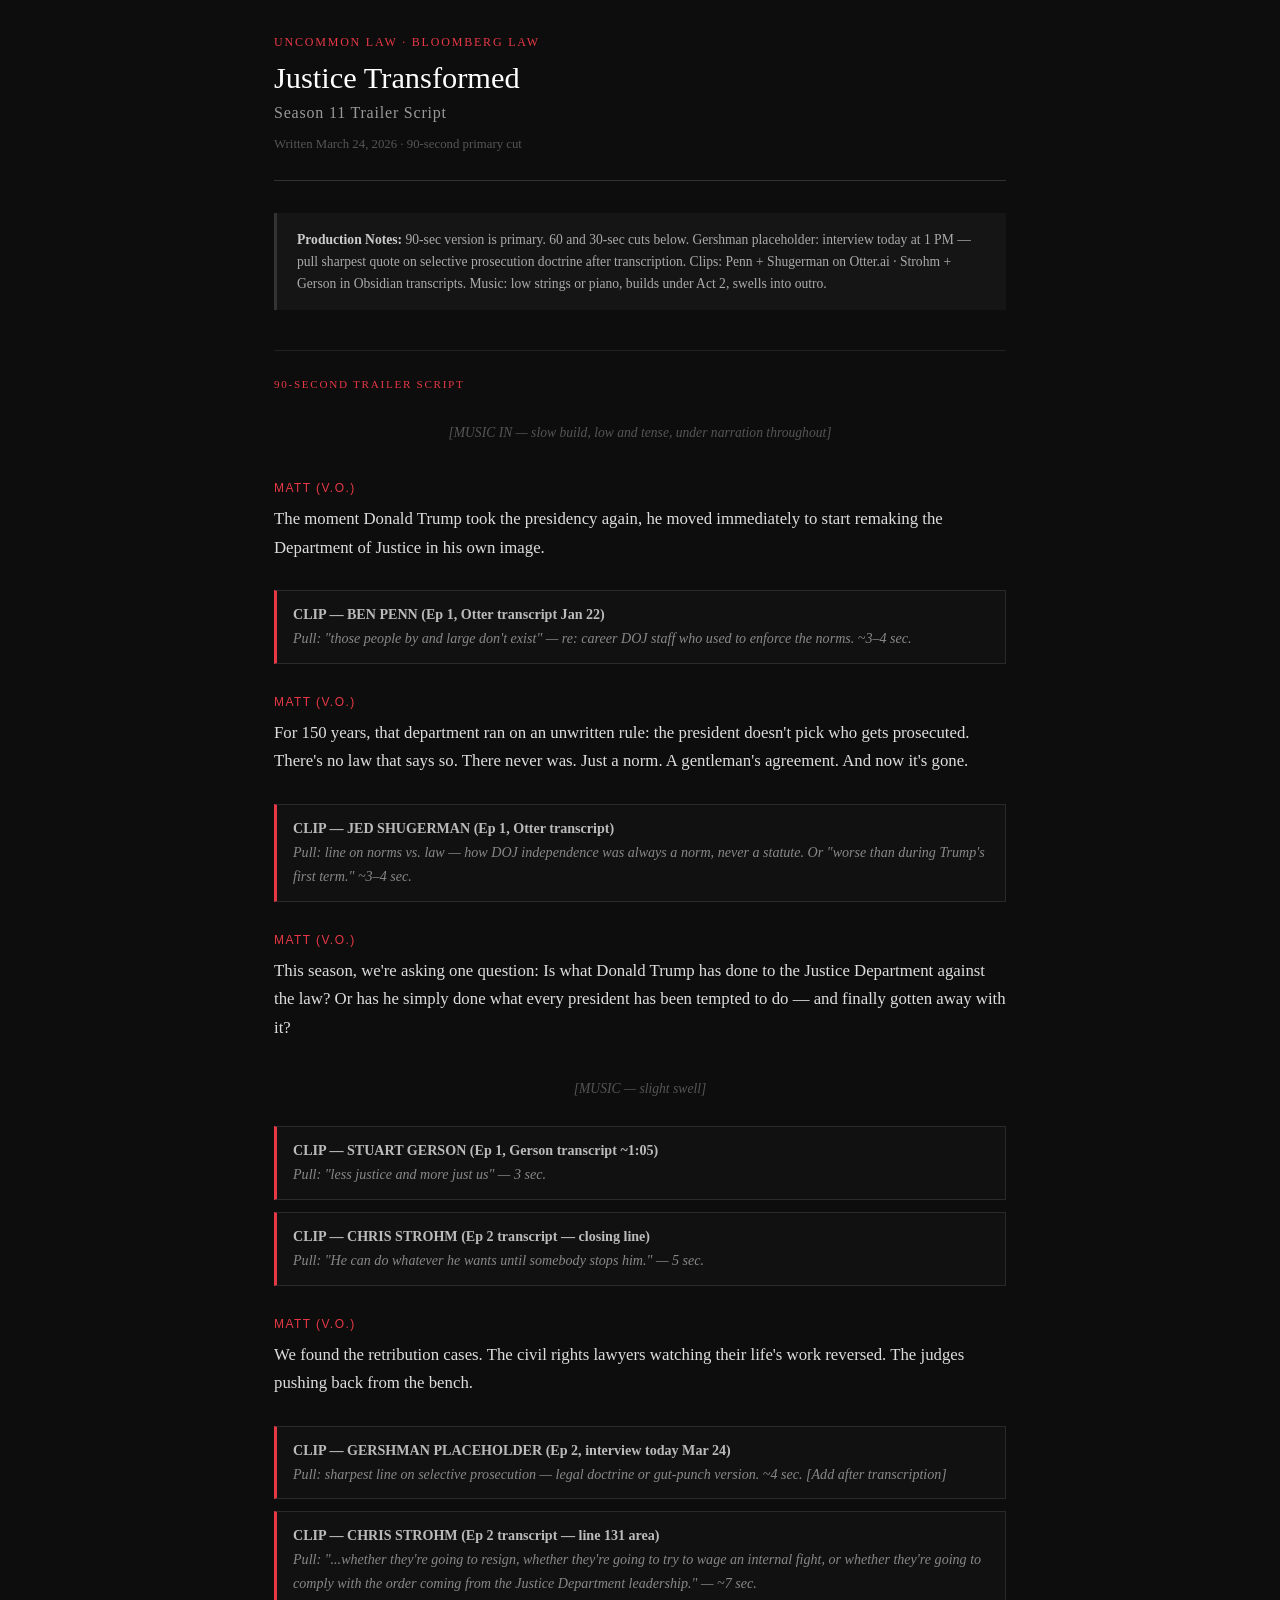
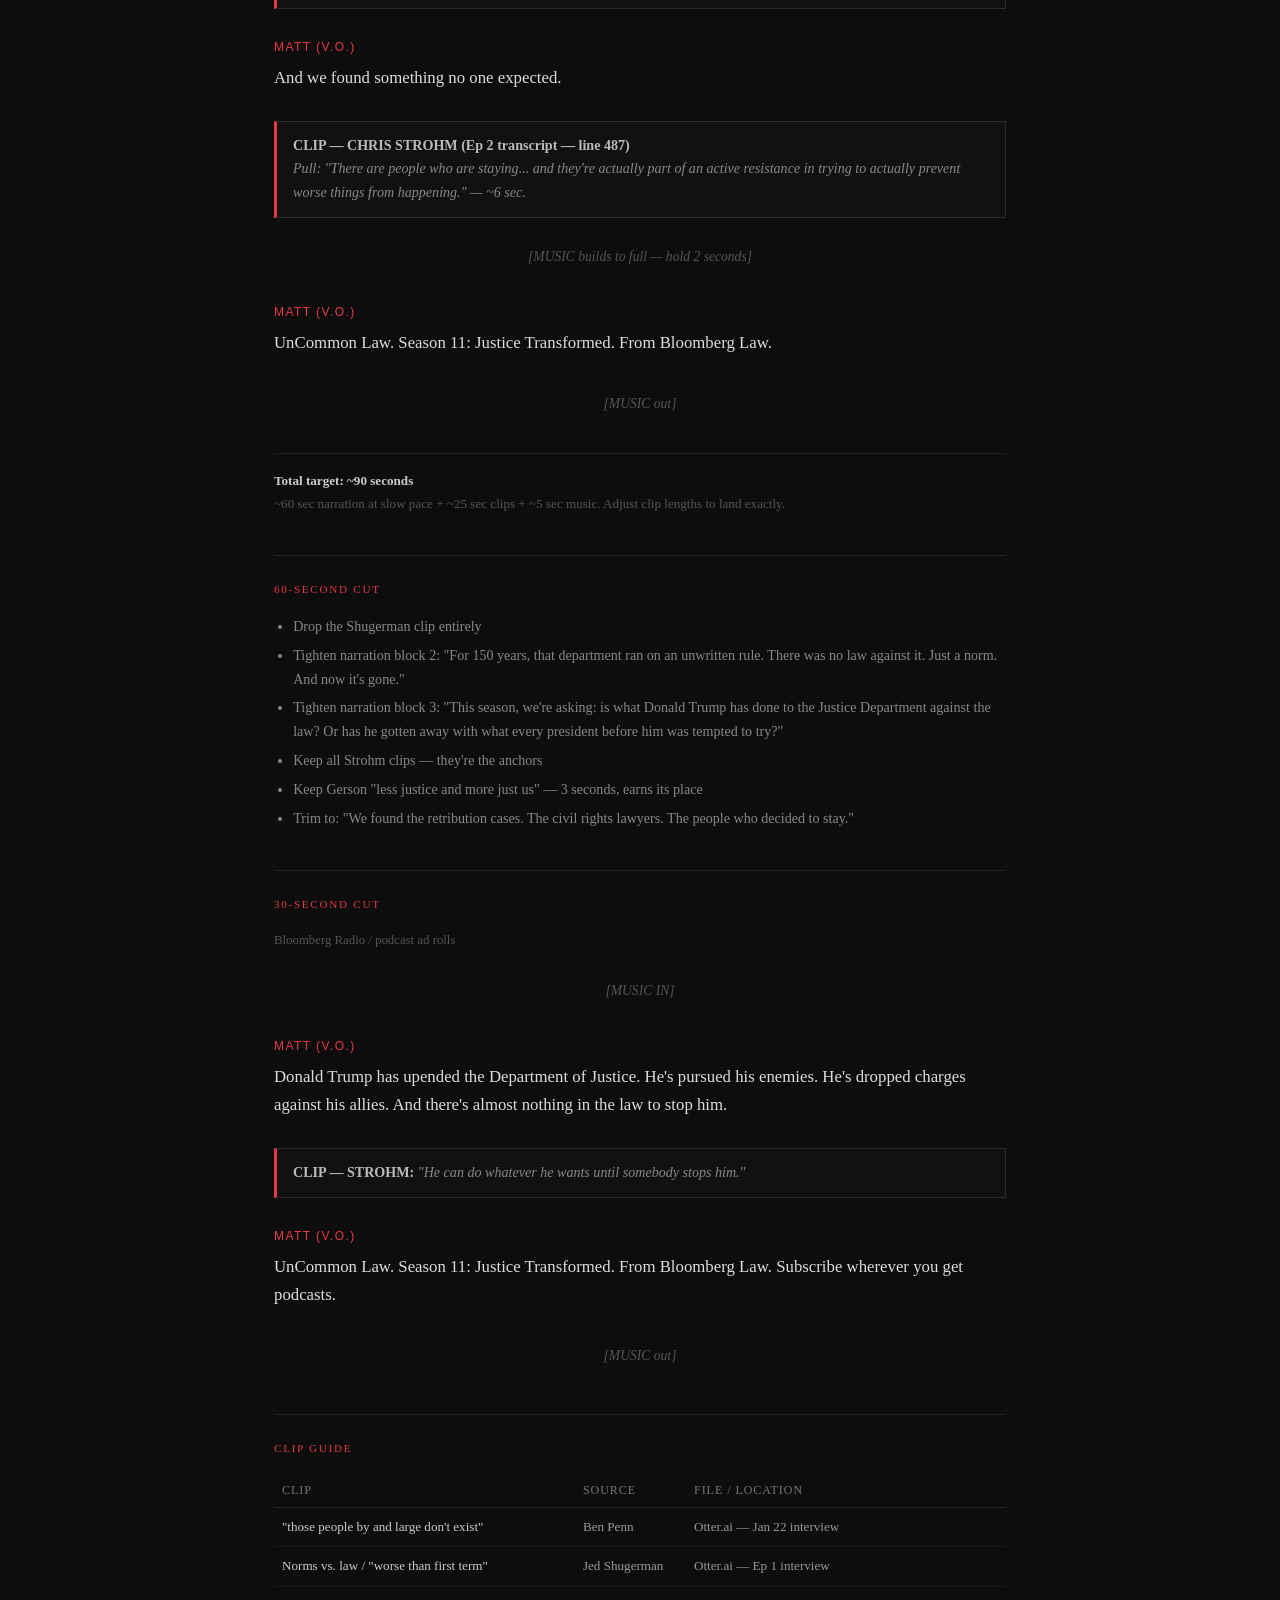
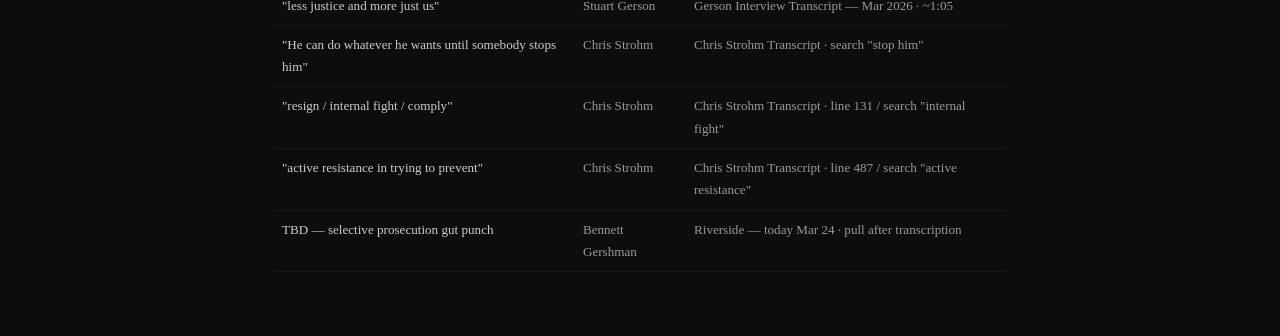
<file: s11-trailer-script.html>
<!DOCTYPE html>
<html lang="en">
<head>
  <meta name="robots" content="noindex, nofollow" />
<meta charset="UTF-8">
<meta name="viewport" content="width=device-width, initial-scale=1.0">
<title>S11 Trailer — Justice Transformed</title>
<style>
  * { box-sizing: border-box; margin: 0; padding: 0; }
  body {
    background: #0d0d0d;
    color: #e8e8e8;
    font-family: 'Georgia', serif;
    max-width: 780px;
    margin: 0 auto;
    padding: 2rem 1.5rem 4rem;
    line-height: 1.7;
  }
  header {
    border-bottom: 1px solid #333;
    padding-bottom: 1.5rem;
    margin-bottom: 2rem;
  }
  header .label {
    font-size: 0.75rem;
    letter-spacing: 0.15em;
    text-transform: uppercase;
    color: #e63946;
    margin-bottom: 0.5rem;
  }
  h1 {
    font-size: 1.9rem;
    font-weight: normal;
    color: #fff;
    line-height: 1.2;
  }
  h1 em {
    display: block;
    font-size: 1rem;
    font-style: normal;
    color: #999;
    margin-top: 0.4rem;
    letter-spacing: 0.05em;
  }
  .meta {
    font-size: 0.8rem;
    color: #555;
    margin-top: 0.75rem;
  }
  .section-label {
    font-size: 0.7rem;
    letter-spacing: 0.15em;
    text-transform: uppercase;
    color: #e63946;
    margin: 2.5rem 0 1rem;
    border-top: 1px solid #222;
    padding-top: 1.5rem;
  }
  .prod-notes {
    background: #151515;
    border-left: 3px solid #333;
    padding: 1rem 1.25rem;
    font-size: 0.85rem;
    color: #aaa;
    margin-bottom: 2rem;
    line-height: 1.6;
  }
  .prod-notes strong { color: #ccc; }
  .script-block { margin: 1.25rem 0; }
  .direction {
    font-style: italic;
    color: #666;
    font-size: 0.88rem;
    padding: 0.5rem 0;
  }
  .clip-block {
    background: #111;
    border: 1px solid #2a2a2a;
    border-left: 3px solid #e63946;
    padding: 0.75rem 1rem;
    margin: 0.75rem 0;
    font-style: italic;
    color: #888;
    font-size: 0.88rem;
  }
  .clip-block strong { color: #bbb; font-style: normal; }
  .narration {
    padding: 0.5rem 0;
  }
  .speaker {
    font-size: 0.75rem;
    letter-spacing: 0.12em;
    text-transform: uppercase;
    color: #e63946;
    margin-bottom: 0.4rem;
    font-family: 'Arial', sans-serif;
  }
  .narration p {
    font-size: 1.05rem;
    color: #ddd;
  }
  .music {
    font-style: italic;
    color: #555;
    font-size: 0.85rem;
    text-align: center;
    padding: 0.4rem 0;
  }
  .timing {
    border-top: 1px solid #222;
    margin-top: 2rem;
    padding-top: 1rem;
    font-size: 0.82rem;
    color: #555;
  }
  .cut-section h3 {
    font-size: 0.85rem;
    color: #ccc;
    margin: 0.5rem 0;
    font-weight: normal;
  }
  .cut-section ul {
    padding-left: 1.2rem;
    color: #888;
    font-size: 0.88rem;
  }
  .cut-section ul li { margin: 0.3rem 0; }
  table {
    width: 100%;
    border-collapse: collapse;
    font-size: 0.82rem;
    margin-top: 1rem;
  }
  th {
    text-align: left;
    color: #777;
    font-weight: normal;
    border-bottom: 1px solid #222;
    padding: 0.4rem 0.5rem;
    font-size: 0.75rem;
    text-transform: uppercase;
    letter-spacing: 0.08em;
  }
  td {
    padding: 0.5rem 0.5rem;
    border-bottom: 1px solid #1a1a1a;
    color: #999;
    vertical-align: top;
  }
  td:first-child { color: #ccc; }
</style>
</head>
<body>

<header>
  <div class="label">UnCommon Law · Bloomberg Law</div>
  <h1>Justice Transformed <em>Season 11 Trailer Script</em></h1>
  <div class="meta">Written March 24, 2026 · 90-second primary cut</div>
</header>

<div class="prod-notes">
  <strong>Production Notes:</strong> 90-sec version is primary. 60 and 30-sec cuts below.
  Gershman placeholder: interview today at 1 PM — pull sharpest quote on selective prosecution doctrine after transcription.
  Clips: Penn + Shugerman on Otter.ai · Strohm + Gerson in Obsidian transcripts.
  Music: low strings or piano, builds under Act 2, swells into outro.
</div>

<div class="section-label">90-Second Trailer Script</div>

<div class="script-block">
  <div class="music">[MUSIC IN — slow build, low and tense, under narration throughout]</div>
</div>

<div class="script-block narration">
  <div class="speaker">Matt (V.O.)</div>
  <p>The moment Donald Trump took the presidency again, he moved immediately to start remaking the Department of Justice in his own image.</p>
</div>

<div class="clip-block">
  <strong>CLIP — BEN PENN (Ep 1, Otter transcript Jan 22)</strong><br>
  Pull: "those people by and large don't exist" — re: career DOJ staff who used to enforce the norms. ~3–4 sec.
</div>

<div class="script-block narration">
  <div class="speaker">Matt (V.O.)</div>
  <p>For 150 years, that department ran on an unwritten rule: the president doesn't pick who gets prosecuted. There's no law that says so. There never was. Just a norm. A gentleman's agreement. And now it's gone.</p>
</div>

<div class="clip-block">
  <strong>CLIP — JED SHUGERMAN (Ep 1, Otter transcript)</strong><br>
  Pull: line on norms vs. law — how DOJ independence was always a norm, never a statute. Or "worse than during Trump's first term." ~3–4 sec.
</div>

<div class="script-block narration">
  <div class="speaker">Matt (V.O.)</div>
  <p>This season, we're asking one question: Is what Donald Trump has done to the Justice Department against the law? Or has he simply done what every president has been tempted to do — and finally gotten away with it?</p>
</div>

<div class="script-block">
  <div class="music">[MUSIC — slight swell]</div>
</div>

<div class="clip-block">
  <strong>CLIP — STUART GERSON (Ep 1, Gerson transcript ~1:05)</strong><br>
  Pull: "less justice and more just us" — 3 sec.
</div>

<div class="clip-block">
  <strong>CLIP — CHRIS STROHM (Ep 2 transcript — closing line)</strong><br>
  Pull: "He can do whatever he wants until somebody stops him." — 5 sec.
</div>

<div class="script-block narration">
  <div class="speaker">Matt (V.O.)</div>
  <p>We found the retribution cases. The civil rights lawyers watching their life's work reversed. The judges pushing back from the bench.</p>
</div>

<div class="clip-block">
  <strong>CLIP — GERSHMAN PLACEHOLDER (Ep 2, interview today Mar 24)</strong><br>
  Pull: sharpest line on selective prosecution — legal doctrine or gut-punch version. ~4 sec. [Add after transcription]
</div>

<div class="clip-block">
  <strong>CLIP — CHRIS STROHM (Ep 2 transcript — line 131 area)</strong><br>
  Pull: "...whether they're going to resign, whether they're going to try to wage an internal fight, or whether they're going to comply with the order coming from the Justice Department leadership." — ~7 sec.
</div>

<div class="script-block narration">
  <div class="speaker">Matt (V.O.)</div>
  <p>And we found something no one expected.</p>
</div>

<div class="clip-block">
  <strong>CLIP — CHRIS STROHM (Ep 2 transcript — line 487)</strong><br>
  Pull: "There are people who are staying... and they're actually part of an active resistance in trying to actually prevent worse things from happening." — ~6 sec.
</div>

<div class="script-block">
  <div class="music">[MUSIC builds to full — hold 2 seconds]</div>
</div>

<div class="script-block narration">
  <div class="speaker">Matt (V.O.)</div>
  <p>UnCommon Law. Season 11: Justice Transformed. From Bloomberg Law.</p>
</div>

<div class="script-block">
  <div class="music">[MUSIC out]</div>
</div>

<div class="timing">
  <strong style="color:#ccc;">Total target: ~90 seconds</strong><br>
  ~60 sec narration at slow pace + ~25 sec clips + ~5 sec music. Adjust clip lengths to land exactly.
</div>

<div class="section-label">60-Second Cut</div>

<div class="cut-section">
  <ul>
    <li>Drop the Shugerman clip entirely</li>
    <li>Tighten narration block 2: "For 150 years, that department ran on an unwritten rule. There was no law against it. Just a norm. And now it's gone."</li>
    <li>Tighten narration block 3: "This season, we're asking: is what Donald Trump has done to the Justice Department against the law? Or has he gotten away with what every president before him was tempted to try?"</li>
    <li>Keep all Strohm clips — they're the anchors</li>
    <li>Keep Gerson "less justice and more just us" — 3 seconds, earns its place</li>
    <li>Trim to: "We found the retribution cases. The civil rights lawyers. The people who decided to stay."</li>
  </ul>
</div>

<div class="section-label">30-Second Cut</div>
<div class="meta" style="margin-bottom:1rem">Bloomberg Radio / podcast ad rolls</div>

<div class="script-block">
  <div class="music">[MUSIC IN]</div>
</div>

<div class="script-block narration">
  <div class="speaker">Matt (V.O.)</div>
  <p>Donald Trump has upended the Department of Justice. He's pursued his enemies. He's dropped charges against his allies. And there's almost nothing in the law to stop him.</p>
</div>

<div class="clip-block">
  <strong>CLIP — STROHM:</strong> "He can do whatever he wants until somebody stops him."
</div>

<div class="script-block narration">
  <div class="speaker">Matt (V.O.)</div>
  <p>UnCommon Law. Season 11: Justice Transformed. From Bloomberg Law. Subscribe wherever you get podcasts.</p>
</div>

<div class="script-block">
  <div class="music">[MUSIC out]</div>
</div>

<div class="section-label">Clip Guide</div>

<table>
  <thead>
    <tr>
      <th>Clip</th>
      <th>Source</th>
      <th>File / Location</th>
    </tr>
  </thead>
  <tbody>
    <tr>
      <td>"those people by and large don't exist"</td>
      <td>Ben Penn</td>
      <td>Otter.ai — Jan 22 interview</td>
    </tr>
    <tr>
      <td>Norms vs. law / "worse than first term"</td>
      <td>Jed Shugerman</td>
      <td>Otter.ai — Ep 1 interview</td>
    </tr>
    <tr>
      <td>"less justice and more just us"</td>
      <td>Stuart Gerson</td>
      <td>Gerson Interview Transcript — Mar 2026 · ~1:05</td>
    </tr>
    <tr>
      <td>"He can do whatever he wants until somebody stops him"</td>
      <td>Chris Strohm</td>
      <td>Chris Strohm Transcript · search "stop him"</td>
    </tr>
    <tr>
      <td>"resign / internal fight / comply"</td>
      <td>Chris Strohm</td>
      <td>Chris Strohm Transcript · line 131 / search "internal fight"</td>
    </tr>
    <tr>
      <td>"active resistance in trying to prevent"</td>
      <td>Chris Strohm</td>
      <td>Chris Strohm Transcript · line 487 / search "active resistance"</td>
    </tr>
    <tr>
      <td>TBD — selective prosecution gut punch</td>
      <td>Bennett Gershman</td>
      <td>Riverside — today Mar 24 · pull after transcription</td>
    </tr>
  </tbody>
</table>

</body>
</html>
</file>
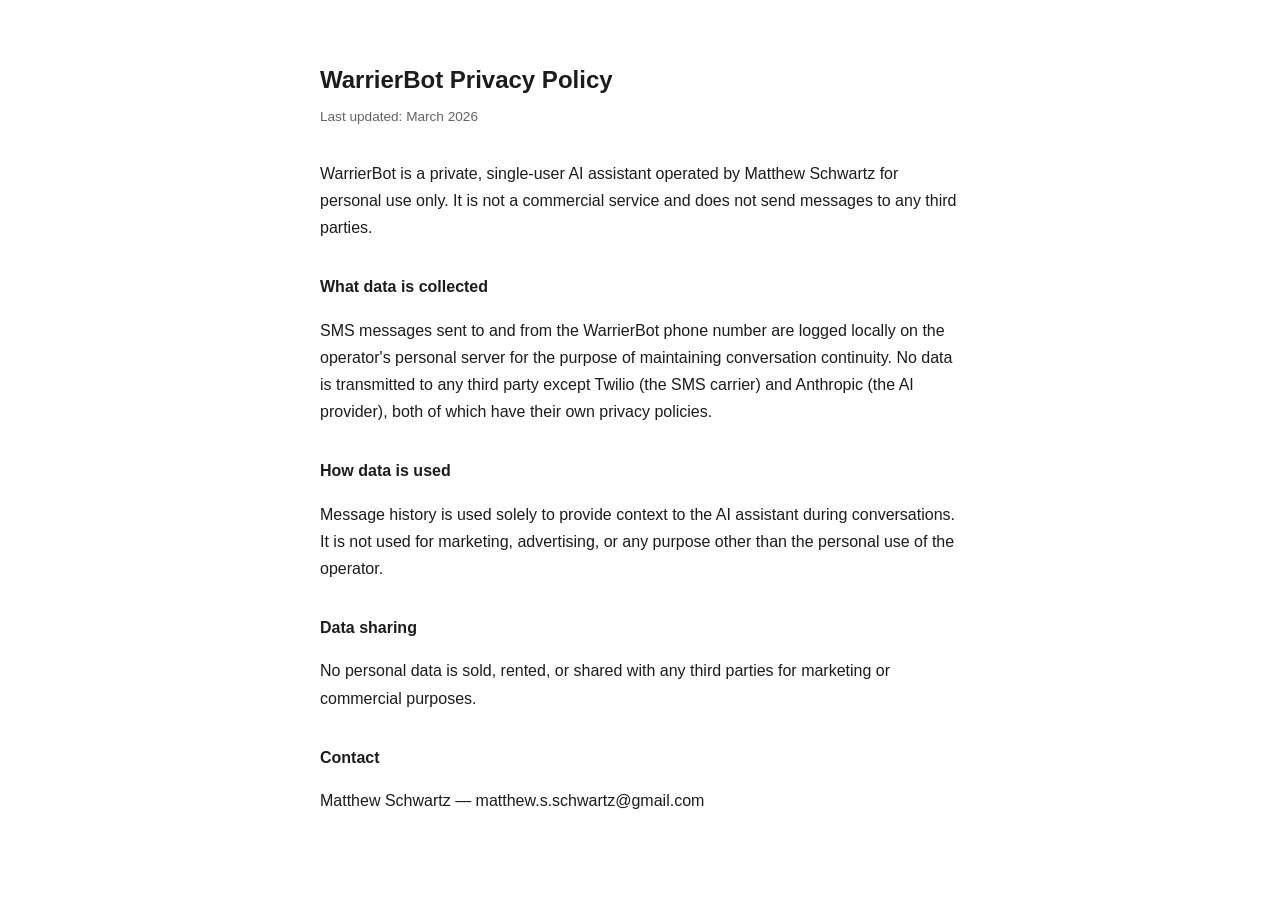
<file: warrier/privacy.html>
<!DOCTYPE html>
<html lang="en">
<head>
  <meta name="robots" content="noindex, nofollow" />
<meta charset="utf-8">
<meta name="viewport" content="width=device-width, initial-scale=1">
<title>WarrierBot — Privacy Policy</title>
<style>
  body { font-family: -apple-system, sans-serif; max-width: 640px; margin: 60px auto; padding: 0 24px; color: #1c1c1e; line-height: 1.7; }
  h1 { font-size: 1.5rem; margin-bottom: 4px; }
  p.sub { color: #636366; font-size: 0.85rem; margin-top: 0; margin-bottom: 32px; }
  h2 { font-size: 1rem; margin-top: 32px; }
</style>
</head>
<body>
<h1>WarrierBot Privacy Policy</h1>
<p class="sub">Last updated: March 2026</p>

<p>WarrierBot is a private, single-user AI assistant operated by Matthew Schwartz for personal use only. It is not a commercial service and does not send messages to any third parties.</p>

<h2>What data is collected</h2>
<p>SMS messages sent to and from the WarrierBot phone number are logged locally on the operator's personal server for the purpose of maintaining conversation continuity. No data is transmitted to any third party except Twilio (the SMS carrier) and Anthropic (the AI provider), both of which have their own privacy policies.</p>

<h2>How data is used</h2>
<p>Message history is used solely to provide context to the AI assistant during conversations. It is not used for marketing, advertising, or any purpose other than the personal use of the operator.</p>

<h2>Data sharing</h2>
<p>No personal data is sold, rented, or shared with any third parties for marketing or commercial purposes.</p>

<h2>Contact</h2>
<p>Matthew Schwartz — matthew.s.schwartz@gmail.com</p>
</body>
</html>
</file>
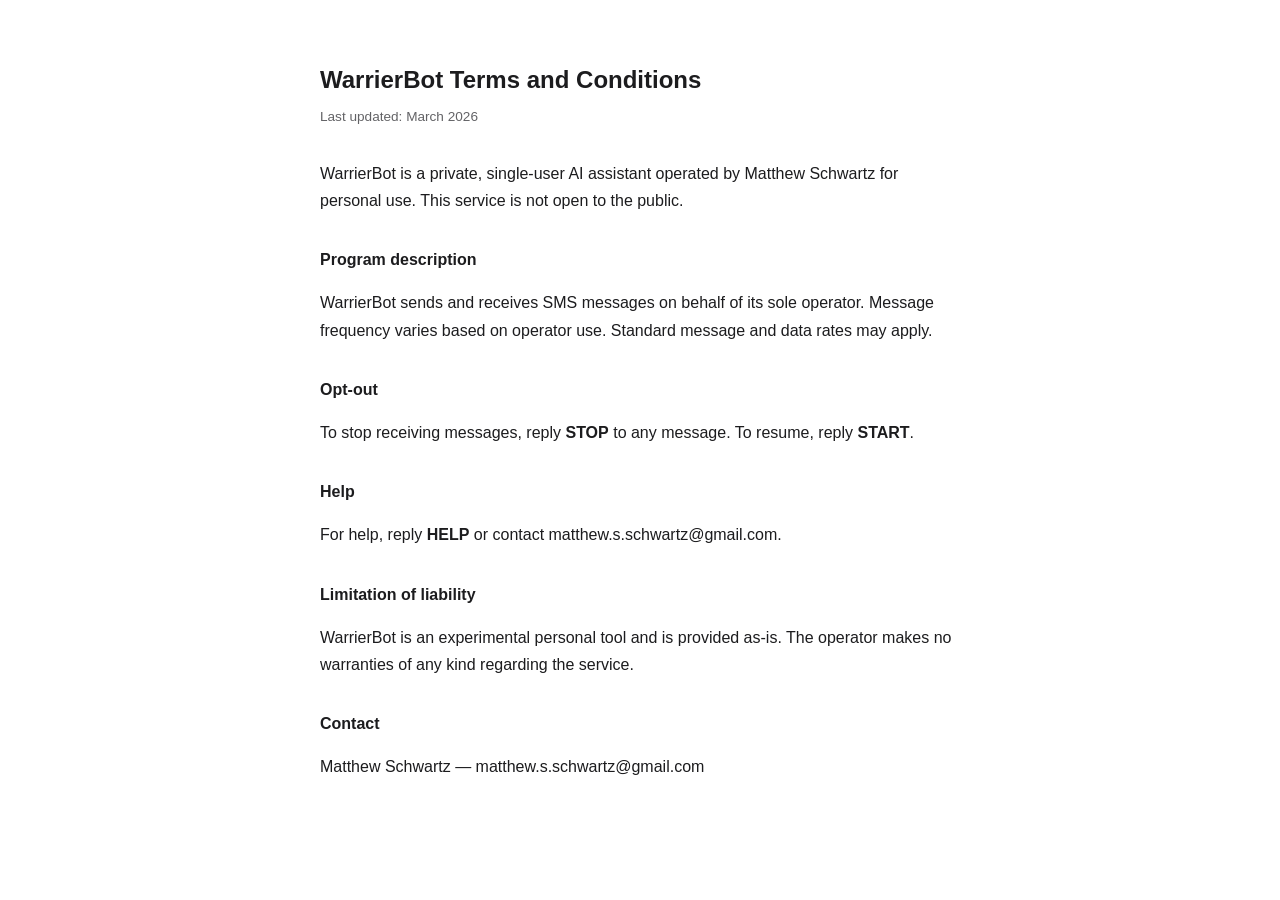
<file: warrier/terms.html>
<!DOCTYPE html>
<html lang="en">
<head>
  <meta name="robots" content="noindex, nofollow" />
<meta charset="utf-8">
<meta name="viewport" content="width=device-width, initial-scale=1">
<title>WarrierBot — Terms and Conditions</title>
<style>
  body { font-family: -apple-system, sans-serif; max-width: 640px; margin: 60px auto; padding: 0 24px; color: #1c1c1e; line-height: 1.7; }
  h1 { font-size: 1.5rem; margin-bottom: 4px; }
  p.sub { color: #636366; font-size: 0.85rem; margin-top: 0; margin-bottom: 32px; }
  h2 { font-size: 1rem; margin-top: 32px; }
</style>
</head>
<body>
<h1>WarrierBot Terms and Conditions</h1>
<p class="sub">Last updated: March 2026</p>

<p>WarrierBot is a private, single-user AI assistant operated by Matthew Schwartz for personal use. This service is not open to the public.</p>

<h2>Program description</h2>
<p>WarrierBot sends and receives SMS messages on behalf of its sole operator. Message frequency varies based on operator use. Standard message and data rates may apply.</p>

<h2>Opt-out</h2>
<p>To stop receiving messages, reply <strong>STOP</strong> to any message. To resume, reply <strong>START</strong>.</p>

<h2>Help</h2>
<p>For help, reply <strong>HELP</strong> or contact matthew.s.schwartz@gmail.com.</p>

<h2>Limitation of liability</h2>
<p>WarrierBot is an experimental personal tool and is provided as-is. The operator makes no warranties of any kind regarding the service.</p>

<h2>Contact</h2>
<p>Matthew Schwartz — matthew.s.schwartz@gmail.com</p>
</body>
</html>
</file>
<file: style.css>
/* ========================================
   Matthew S. Schwartz — Personal Site
   Editorial design with warmth and weight
   ======================================== */

:root {
    --serif: 'Source Serif 4', Georgia, serif;
    --sans: 'Inter', -apple-system, BlinkMacSystemFont, sans-serif;
    --color-navy: #0f1b2d;
    --color-navy-mid: #162338;
    --color-navy-light: #1e2f4a;
    --color-cream: #f5f0e8;
    --color-cream-dark: #e8e0d0;
    --color-warm-white: #faf8f4;
    --color-text: #1a1a1a;
    --color-text-muted: #5a5752;
    --color-text-light: #c8c2b8;
    --color-gold: #c49a2a;
    --color-gold-dim: #a07d1e;
    --color-link: #2c5282;
    --color-border: #d4cfc4;
    --max-width: 980px;
}

* { margin: 0; padding: 0; box-sizing: border-box; }
html { scroll-behavior: smooth; }

body {
    font-family: var(--sans);
    color: var(--color-text);
    background: var(--color-warm-white);
    line-height: 1.7;
    font-size: 16px;
    -webkit-font-smoothing: antialiased;
}

/* ---- NAV ---- */

nav {
    position: fixed;
    top: 0;
    left: 0;
    right: 0;
    background: var(--color-navy);
    z-index: 100;
    padding: 0 24px;
    border-bottom: 3px solid var(--color-gold);
}

.nav-inner {
    max-width: var(--max-width);
    margin: 0 auto;
    display: flex;
    align-items: center;
    justify-content: space-between;
    height: 56px;
}

.nav-name {
    font-family: var(--serif);
    font-weight: 700;
    font-size: 1.15rem;
    color: var(--color-gold);
    text-decoration: none;
    letter-spacing: 0.01em;
}

.nav-links {
    display: flex;
    gap: 24px;
}

.nav-links a {
    color: var(--color-text-light);
    text-decoration: none;
    font-size: 0.85rem;
    font-weight: 500;
    letter-spacing: 0.02em;
    transition: color 0.2s;
}

.nav-links a:hover { color: #fff; }

.nav-toggle {
    display: none;
    background: none;
    border: none;
    cursor: pointer;
    flex-direction: column;
    gap: 5px;
    padding: 4px;
}

.nav-toggle span {
    display: block;
    width: 22px;
    height: 2px;
    background: #fff;
}

/* ---- HERO ---- */

.hero {
    position: relative;
    min-height: 88vh;
    display: flex;
    align-items: center;
    overflow: hidden;
    padding: 120px 24px 80px;
    background: #0a0a0a;
    color: #fff;
}

/* Full-bleed studio photo, anchored to the right.
   Its left edge dissolves into the black background, which reads as the
   dark curtain continuing — giving the text block room without covering Matt. */
.hero-media {
    position: absolute;
    top: 0;
    right: 0;
    bottom: 0;
    width: 64%;
    height: 100%;
    margin: 0;
    z-index: 0;
}

.hero-photo {
    position: absolute;
    inset: 0;
    width: 100%;
    height: 100%;
    object-fit: cover;
    object-position: 28% center;
    -webkit-mask-image: linear-gradient(to right, transparent 0%, #000 16%, #000 100%);
            mask-image: linear-gradient(to right, transparent 0%, #000 16%, #000 100%);
}

.hero-credit {
    position: absolute;
    right: 16px;
    bottom: 14px;
    font-size: 0.787rem;
    font-style: italic;
    letter-spacing: 0.04em;
    color: rgba(255,255,255,0.5);
    text-shadow: 0 1px 4px rgba(0,0,0,0.8);
    z-index: 3;
}

/* Soft vertical scrim so text stays legible over any stray highlights */
.hero::before {
    content: "";
    position: absolute;
    inset: 0;
    background: linear-gradient(to right, #0a0a0a 0%, rgba(10,10,10,0.85) 30%, rgba(10,10,10,0.15) 52%, transparent 64%);
    z-index: 1;
}

.hero-content {
    position: relative;
    z-index: 2;
    max-width: var(--max-width);
    margin: 0 auto;
    width: 100%;
    display: flex;
    align-items: center;
    gap: 56px;
}

.hero-text {
    flex: 0 1 560px;
    text-shadow: 0 2px 24px rgba(0,0,0,0.6);
}

.hero-kicker {
    font-size: 0.85rem;
    font-weight: 600;
    text-transform: uppercase;
    letter-spacing: 0.12em;
    color: var(--color-gold);
    margin-bottom: 12px;
}

.hero h1 {
    font-family: var(--serif);
    font-size: 3rem;
    font-weight: 700;
    line-height: 1.1;
    margin-bottom: 20px;
}

.hero-description {
    font-size: 1.1rem;
    line-height: 1.75;
    color: #c8c8c8;
    max-width: 540px;
    margin-bottom: 28px;
}

.hero-description strong {
    color: #fff;
}

.hero-cta {
    display: flex;
    gap: 12px;
    flex-wrap: wrap;
}

.btn {
    display: inline-block;
    padding: 12px 24px;
    font-size: 0.9rem;
    font-weight: 600;
    text-decoration: none;
    border-radius: 4px;
    transition: all 0.2s;
}

.btn-primary {
    background: var(--color-gold);
    color: var(--color-navy);
}

.btn-primary:hover {
    background: #d4a82e;
}

.btn-outline {
    background: transparent;
    color: #fff;
    border: 1.5px solid rgba(255,255,255,0.3);
}

.btn-outline:hover {
    border-color: #fff;
}


/* ---- SECTIONS ---- */

.section {
    padding: 80px 24px;
}

.section-inner {
    max-width: var(--max-width);
    margin: 0 auto;
}

.section-dark {
    background: var(--color-navy);
    color: #e0dcd4;
}

.section-dark h3 {
    color: var(--color-gold);
}

.section-accent {
    background: var(--color-cream);
}

/* ---- FEATURED INTERVIEW ---- */
.section-featured {
    background: var(--color-navy);
    color: #e0dcd4;
    border-bottom: 3px solid var(--color-gold);
    padding: 56px 24px;
}

.featured-layout {
    display: grid;
    grid-template-columns: 1.1fr 0.9fr;
    gap: 44px;
    align-items: center;
}

.featured-video,
.featured-text {
    min-width: 0;
}

.featured-text h2,
.featured-text p {
    overflow-wrap: break-word;
}

.video-embed {
    position: relative;
    width: 100%;
    padding-top: 56.25%; /* 16:9 */
    border-radius: 10px;
    overflow: hidden;
    box-shadow: 0 12px 40px rgba(0, 0, 0, 0.45);
    border: 1px solid rgba(196, 154, 42, 0.35);
}

.video-embed iframe {
    position: absolute;
    inset: 0;
    width: 100%;
    height: 100%;
    border: none;
}

.featured-badge {
    display: inline-block;
    font-family: var(--sans);
    font-size: 0.72rem;
    font-weight: 600;
    letter-spacing: 0.14em;
    text-transform: uppercase;
    color: var(--color-navy);
    background: var(--color-gold);
    padding: 4px 12px;
    border-radius: 999px;
    margin-bottom: 16px;
}

.section-featured .featured-text h2 {
    font-family: var(--serif);
    font-size: 1.9rem;
    font-weight: 700;
    line-height: 1.15;
    color: #f2ede4;
    margin: 0 0 14px;
    padding: 0;
    border: none;
    display: block;
}

.featured-text p {
    font-size: 1.05rem;
    line-height: 1.6;
    color: var(--color-text-light);
    margin: 0;
}

@media (max-width: 760px) {
    .featured-layout {
        grid-template-columns: 1fr;
        gap: 24px;
    }
    .featured-text h2 {
        font-size: 1.55rem;
    }
}

.section h2 {
    font-family: var(--serif);
    font-size: 2rem;
    font-weight: 700;
    color: var(--color-navy);
    margin-bottom: 36px;
    padding-bottom: 12px;
    border-bottom: 3px solid var(--color-gold);
    display: inline-block;
}

.section-dark h2 {
    color: #e0dcd4;
    border-bottom-color: var(--color-navy-light);
}

/* ---- ABOUT ---- */

.about-layout {
    display: grid;
    grid-template-columns: 1fr 300px;
    gap: 48px;
    align-items: start;
}

.about-text p {
    font-size: 1.05rem;
    line-height: 1.85;
    margin-bottom: 18px;
}

.about-text a {
    color: var(--color-link);
    text-decoration: none;
    border-bottom: 1px solid var(--color-border);
}

.about-text a:hover {
    border-bottom-color: var(--color-link);
}

.about-photo img {
    width: 100%;
    border-radius: 6px;
    box-shadow: 0 4px 24px rgba(0,0,0,0.12);
}

.photo-caption {
    display: block;
    margin-top: 10px;
    font-size: 0.8rem;
    color: var(--color-text-muted);
    font-style: italic;
    text-align: center;
}

/* ---- SHOWS (UnCommon Law, Unprecedented) ---- */

.show-header {
    margin-bottom: 36px;
}

.show-label {
    font-size: 0.8rem;
    font-weight: 600;
    text-transform: uppercase;
    letter-spacing: 0.1em;
    color: var(--color-gold);
    margin-bottom: 6px;
}

.show-tagline {
    font-size: 0.95rem;
    color: var(--color-text-muted);
    margin-top: 4px;
}

.section-dark .show-tagline {
    color: var(--color-text-light);
}

.show-content {
    display: grid;
    grid-template-columns: 1fr 340px;
    gap: 48px;
    align-items: start;
}

.show-description p {
    font-size: 1.02rem;
    line-height: 1.8;
    margin-bottom: 16px;
}

.current-season {
    display: block;
    background: rgba(196,154,42,0.1);
    border-left: 3px solid var(--color-gold);
    padding: 20px 24px;
    margin: 24px 0;
    border-radius: 0 6px 6px 0;
    text-decoration: none;
    color: inherit;
    transition: background 0.2s, border-color 0.2s;
}

.current-season:hover {
    background: rgba(196,154,42,0.18);
    border-left-color: var(--color-gold);
}

.current-season h3 {
    font-family: var(--serif);
    font-size: 1.1rem;
    font-weight: 600;
    margin-bottom: 8px;
    color: #fff;
}

.current-season p {
    font-size: 0.95rem;
    margin-bottom: 0;
    line-height: 1.7;
}

.seasons-heading {
    font-family: var(--sans);
    font-size: 0.8rem;
    font-weight: 600;
    text-transform: uppercase;
    letter-spacing: 0.08em;
    color: var(--color-text-light);
    margin: 32px 0 16px;
}

.season-cards {
    display: grid;
    grid-template-columns: 1fr 1fr;
    gap: 12px;
}

.season-card {
    display: block;
    padding: 20px;
    background: rgba(255,255,255,0.06);
    border: 1px solid rgba(255,255,255,0.1);
    border-radius: 8px;
    text-decoration: none;
    color: inherit;
    transition: background 0.2s, border-color 0.2s;
}

.season-card:hover {
    background: rgba(255,255,255,0.1);
    border-color: var(--color-gold);
}

.season-number {
    display: block;
    font-family: var(--serif);
    font-size: 1.05rem;
    font-weight: 700;
    color: #fff;
    margin-bottom: 6px;
}

.season-title {
    display: block;
    font-size: 0.85rem;
    color: var(--color-text-light);
    line-height: 1.5;
}

.season-award {
    display: inline-block;
    margin-top: 8px;
    font-size: 0.7rem;
    font-weight: 600;
    text-transform: uppercase;
    letter-spacing: 0.06em;
    color: var(--color-gold);
}

.badge {
    display: inline-block;
    background: var(--color-gold);
    color: var(--color-navy);
    font-family: var(--sans);
    font-size: 0.6rem;
    font-weight: 700;
    text-transform: uppercase;
    letter-spacing: 0.06em;
    padding: 2px 8px;
    border-radius: 3px;
    vertical-align: middle;
    margin-left: 8px;
}

/* Listen box */

.listen-box {
    background: rgba(255,255,255,0.05);
    border: 1px solid rgba(255,255,255,0.1);
    border-radius: 8px;
    padding: 28px;
}

.section:not(.section-dark) .listen-box {
    background: var(--color-cream);
    border-color: var(--color-border);
}

.listen-box h3 {
    font-family: var(--sans);
    font-size: 0.8rem;
    font-weight: 600;
    text-transform: uppercase;
    letter-spacing: 0.08em;
    margin-bottom: 16px;
}

.listen-buttons {
    display: flex;
    gap: 8px;
    margin-top: 16px;
    flex-wrap: wrap;
}

.listen-link {
    display: inline-block;
    padding: 8px 16px;
    background: rgba(255,255,255,0.1);
    border: 1px solid rgba(255,255,255,0.2);
    color: var(--color-text-light);
    text-decoration: none;
    border-radius: 6px;
    font-size: 0.8rem;
    font-weight: 500;
    transition: all 0.2s;
    text-align: center;
}

.section:not(.section-dark) .listen-link {
    background: var(--color-navy);
    border-color: var(--color-navy);
    color: #fff;
}

.listen-link:hover {
    background: rgba(255,255,255,0.15);
    border-color: var(--color-gold);
    color: #fff;
}

.section:not(.section-dark) .listen-link:hover {
    background: var(--color-navy-light);
}

.embed-player {
    margin-bottom: 0;
}

.embed-player iframe {
    border-radius: 8px;
    display: block;
}

/* Episode highlights */

.episode-highlights {
    margin-top: 28px;
}

.episode-highlights h3 {
    font-size: 0.8rem;
    font-weight: 600;
    text-transform: uppercase;
    letter-spacing: 0.08em;
    margin-bottom: 16px;
    color: var(--color-navy);
}

.case-list {
    display: flex;
    flex-direction: column;
    gap: 16px;
}

.case {
    padding: 16px 20px;
    background: var(--color-cream);
    border-radius: 6px;
    border-left: 3px solid var(--color-gold);
}

.case a {
    display: block;
    font-family: var(--serif);
    font-size: 1rem;
    font-weight: 700;
    margin-bottom: 4px;
    color: var(--color-navy);
    text-decoration: none;
}

.case span {
    display: block;
    font-size: 0.9rem;
    color: var(--color-text-muted);
    line-height: 1.6;
}

/* ---- WORK ---- */

.work-grid {
    display: grid;
    grid-template-columns: 1fr 1fr;
    gap: 24px;
}

.work-item {
    padding: 28px;
    background: var(--color-warm-white);
    border: 1px solid var(--color-border);
    border-radius: 6px;
    transition: box-shadow 0.2s;
}

.work-item:hover {
    box-shadow: 0 4px 16px rgba(0,0,0,0.08);
}

.work-outlet {
    display: inline-block;
    font-size: 0.7rem;
    font-weight: 600;
    text-transform: uppercase;
    letter-spacing: 0.08em;
    color: var(--color-gold-dim);
    margin-bottom: 8px;
}

.work-item h3 {
    font-family: var(--serif);
    font-size: 1.15rem;
    font-weight: 600;
    margin-bottom: 8px;
    color: var(--color-navy);
}

.work-item p {
    font-size: 0.9rem;
    color: var(--color-text-muted);
    line-height: 1.65;
    margin-bottom: 12px;
}

.work-link {
    font-size: 0.85rem;
    font-weight: 600;
    color: var(--color-link);
    text-decoration: none;
}

.work-link:hover {
    text-decoration: underline;
}

.work-story-list {
    list-style: none;
    padding: 0;
    margin: 0;
}

.work-story-list li {
    margin-bottom: 8px;
    font-size: 0.875rem;
}

.work-story-list li::before {
    content: "→ ";
    color: var(--color-link);
    font-weight: 600;
}

.work-story-list a {
    color: var(--color-link);
    text-decoration: none;
}

.work-story-list a:hover {
    text-decoration: underline;
}

/* ---- AWARDS ---- */

.awards-grid {
    display: grid;
    grid-template-columns: repeat(auto-fit, minmax(180px, 1fr));
    gap: 24px;
}

.award {
    text-align: center;
    padding: 28px 16px;
    background: var(--color-cream);
    border-radius: 8px;
    border: 1px solid var(--color-border);
}

.award-icon {
    font-size: 2rem;
    margin-bottom: 12px;
}

.award-name {
    font-family: var(--serif);
    font-size: 1rem;
    font-weight: 700;
    color: var(--color-navy);
    margin-bottom: 6px;
}

.award-detail {
    font-size: 0.8rem;
    color: var(--color-text-muted);
    margin-bottom: 6px;
    line-height: 1.5;
}

.award-for {
    font-size: 0.8rem;
    color: var(--color-gold-dim);
    font-weight: 500;
}

.award-for a {
    color: var(--color-gold-dim);
    text-decoration: underline;
}

.award-for a:hover {
    color: var(--color-gold);
}

/* ---- CONTACT ---- */

.contact-intro {
    font-size: 1.05rem;
    line-height: 1.65;
    margin-bottom: 28px;
    max-width: 520px;
}

.contact-buttons {
    display: flex;
    gap: 16px;
    flex-wrap: wrap;
    margin-bottom: 24px;
}

.btn-contact {
    padding: 14px 32px;
    font-size: 1rem;
    font-weight: 600;
    border-radius: 4px;
    text-decoration: none;
    transition: all 0.2s;
}

.btn-email {
    background: var(--color-gold);
    color: var(--color-navy);
}

.btn-email:hover {
    background: #d4a82e;
}

.btn-signal {
    background: rgba(255,255,255,0.08);
    color: #fff;
    border: 1.5px solid rgba(255,255,255,0.25);
}

.btn-signal:hover {
    background: rgba(255,255,255,0.14);
    border-color: rgba(255,255,255,0.5);
}

.contact-detail {
    margin-bottom: 24px;
    font-size: 0.9rem;
}

.contact-detail-label {
    color: var(--color-text-light);
    margin-right: 8px;
}

.contact-signal {
    display: inline-block;
    font-family: 'SF Mono', 'Fira Code', monospace;
    font-size: 0.9rem;
    color: var(--color-gold);
    background: rgba(196,154,42,0.1);
    padding: 4px 10px;
    border-radius: 4px;
    border: 1px solid rgba(196,154,42,0.2);
}

.contact-elsewhere {
    padding-top: 16px;
    border-top: 1px solid rgba(255,255,255,0.08);
}

.contact-elsewhere a {
    color: var(--color-text-light);
    text-decoration: none;
    font-size: 0.9rem;
    font-weight: 500;
    transition: color 0.2s;
}

.contact-elsewhere a:hover { color: #fff; }

/* ---- FOOTER ---- */

footer {
    padding: 28px 24px;
    text-align: center;
    font-size: 0.8rem;
    color: var(--color-text-muted);
    background: var(--color-cream);
    border-top: 1px solid var(--color-border);
}

.footer-aside {
    margin-top: 6px;
    font-size: 0.78rem;
    opacity: 0.85;
}
.footer-aside a {
    color: inherit;
    text-decoration: underline;
    text-underline-offset: 0.15em;
}

/* ---- RESPONSIVE ---- */

@media (max-width: 768px) {
    .nav-toggle { display: flex; }

    .nav-links {
        display: none;
        position: absolute;
        top: 59px;
        left: 0;
        right: 0;
        background: var(--color-navy);
        flex-direction: column;
        padding: 16px 24px;
        gap: 16px;
        border-top: 1px solid var(--color-navy-light);
    }

    .nav-links.open { display: flex; }

    /* Stack on mobile: photo as a clean band up top, text below on black.
       No overlap, so both the photo and the copy stay readable. */
    .hero {
        display: block;
        min-height: 0;
        padding: 59px 0 48px;
        align-items: initial;
        background: #0a0a0a;
    }

    .hero-media {
        position: relative;
        width: 100%;
        height: auto;
    }

    .hero-photo {
        position: static;
        display: block;
        width: 100%;
        height: 56vh;
        max-height: 460px;
        object-position: 30% 22%;
        -webkit-mask-image: linear-gradient(to bottom, #000 0%, #000 82%, transparent 100%);
                mask-image: linear-gradient(to bottom, #000 0%, #000 82%, transparent 100%);
    }

    /* Credit sits in the black space below the photo, right-aligned */
    .hero-credit {
        position: static;
        display: block;
        right: auto;
        bottom: auto;
        text-align: right;
        padding: 8px 24px 0;
        text-shadow: none;
    }

    .hero::before { display: none; }

    .hero-content {
        flex-direction: column;
        text-align: left;
        gap: 24px;
        padding: 12px 24px 0;
        margin-top: 0;
    }

    .hero-text {
        flex: 1 1 auto;
        text-shadow: none;
    }

    .hero h1 { font-size: 2.2rem; }
    .hero-description { max-width: 100%; }
    .hero-cta { justify-content: flex-start; }

    .about-layout {
        grid-template-columns: 1fr;
        gap: 32px;
    }

    .about-photo {
        order: -1;
        max-width: 280px;
        margin: 0 auto;
    }

    .show-content {
        grid-template-columns: 1fr;
        gap: 32px;
    }

    .work-grid { grid-template-columns: 1fr; }

    .season-cards { grid-template-columns: 1fr; }

    .awards-grid { grid-template-columns: 1fr 1fr; }

    .contact-buttons { flex-direction: column; }
    .btn-contact { text-align: center; }

    .section h2 { font-size: 1.6rem; }
}
</file>
